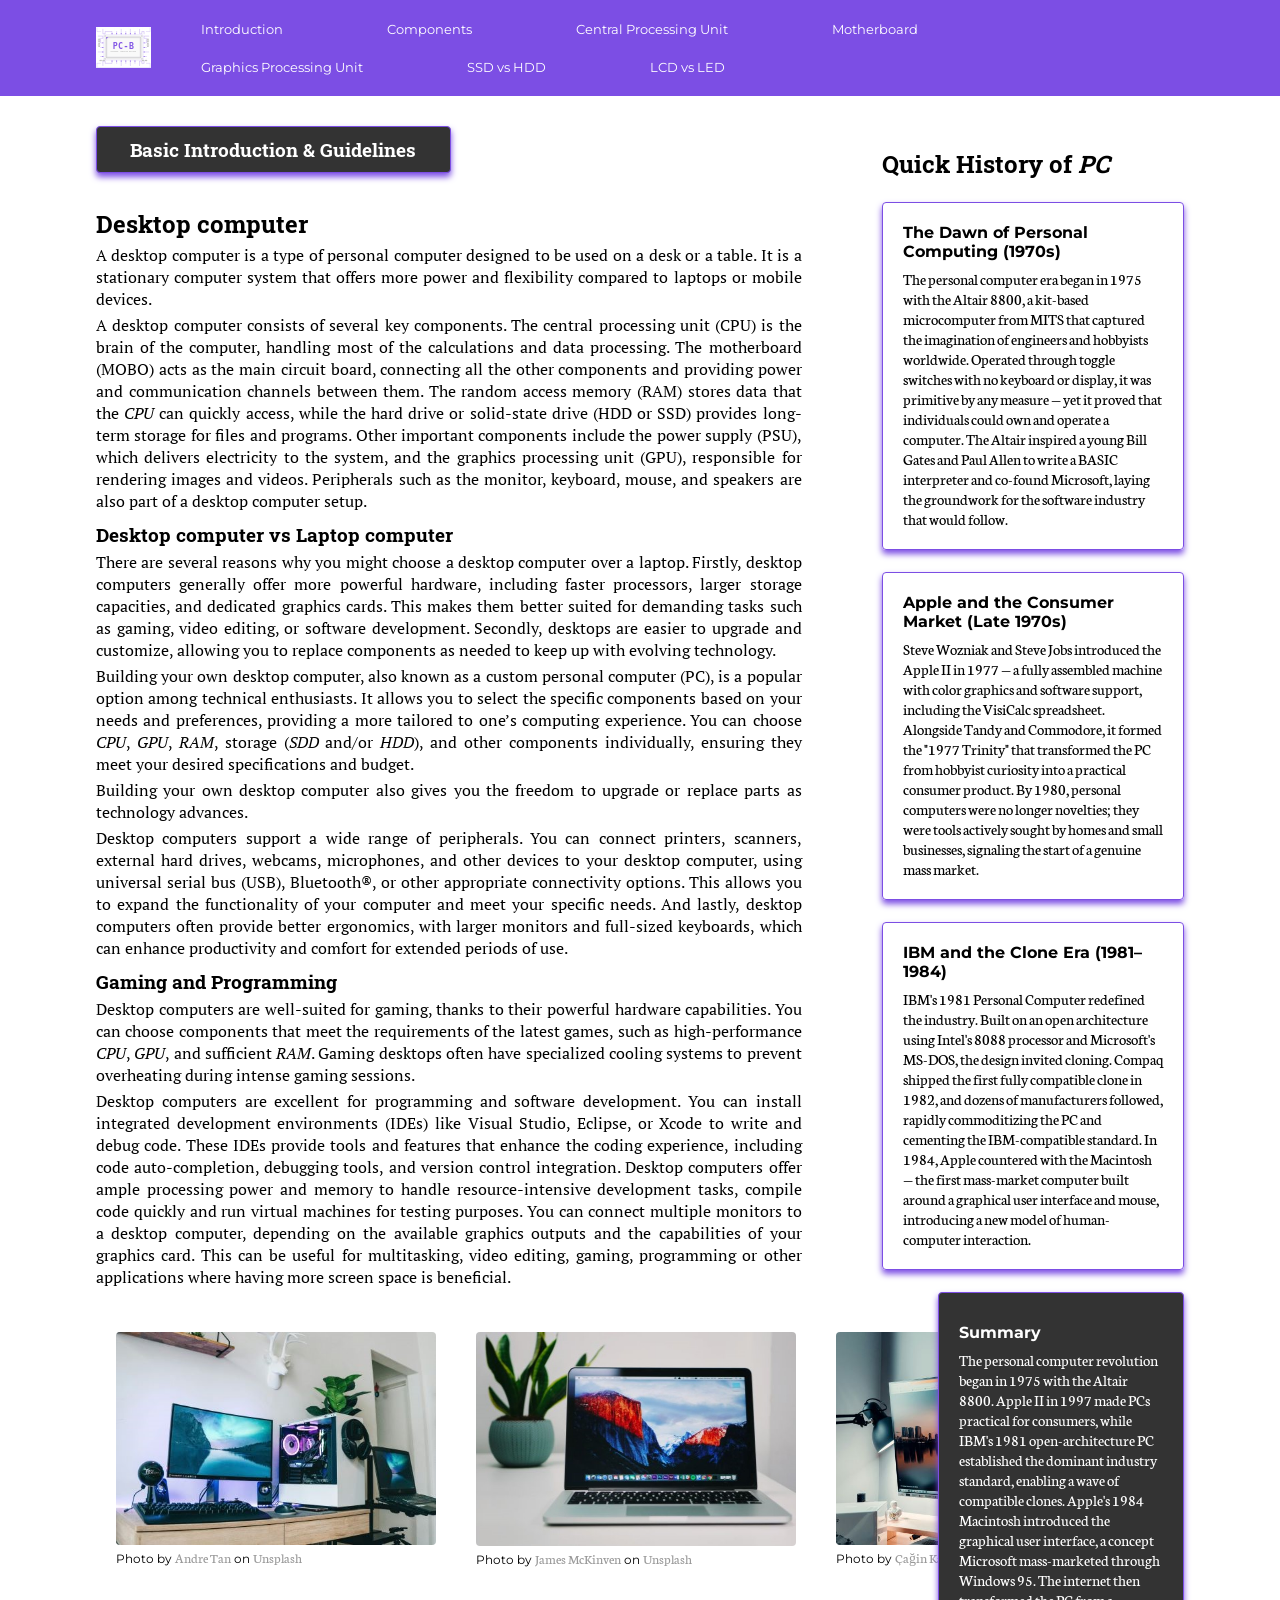
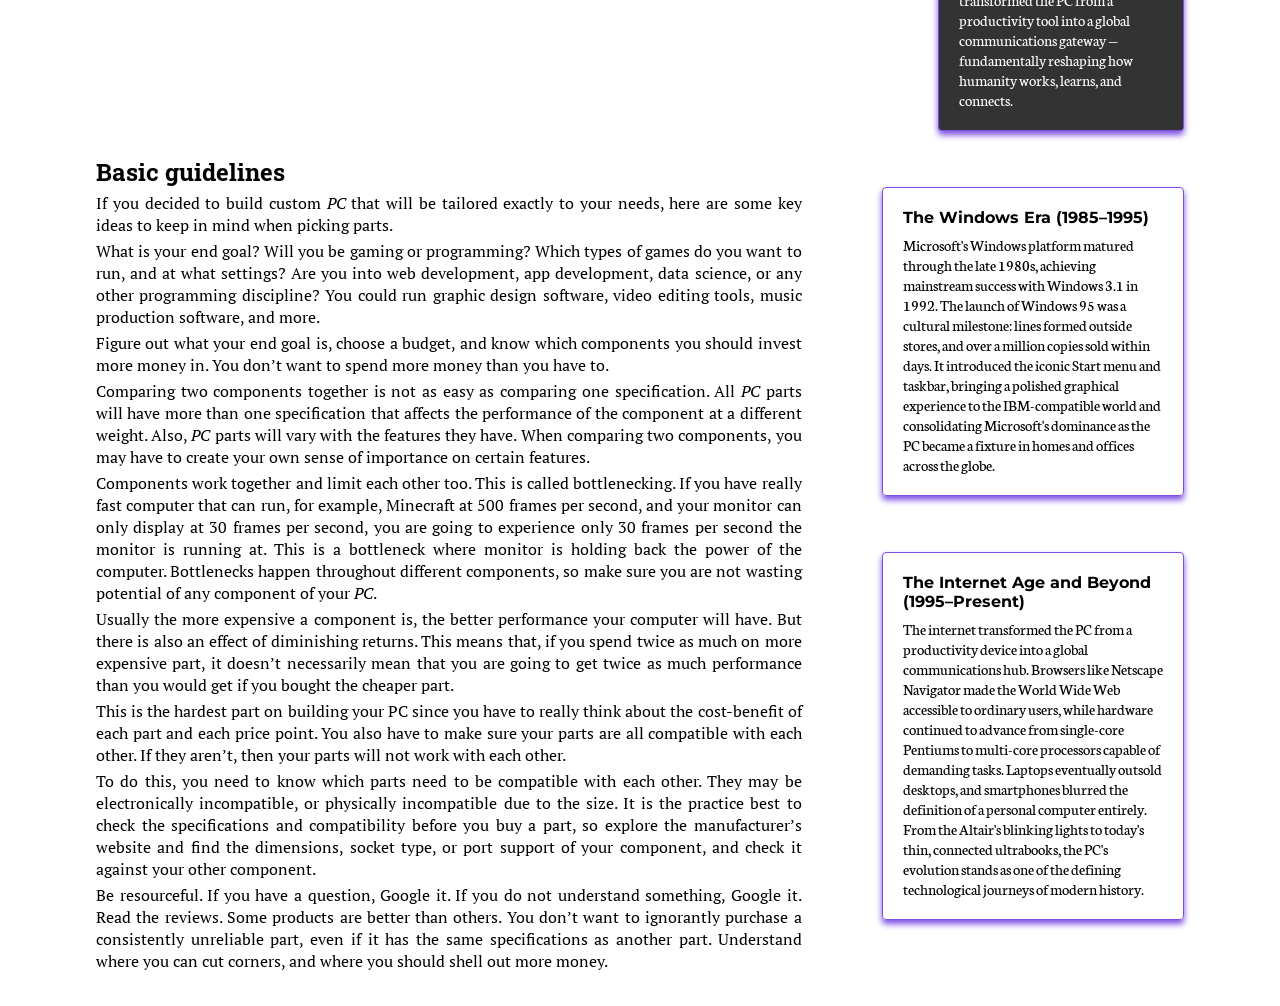
<file: index.html>
<!DOCTYPE html>

<html lang="hr-HR">

<head>
    <meta charset="utf-8">
    <meta name="viewport" content="width=device-width, initial-scale=1">
    <meta name="description" content="PC-Builder. A guide to custom build your Personal Computer">
    <meta name="author" content="Krešimir-Mirko Fiket">
    <meta name="robots" content="index, follow">

    <!--<base href="https://www.naziv.domena">-->

    <title>PC-Builder-Intro</title>

    <link rel="icon" type="image/png" href="icons/pc-b-logo.png">
    <link rel="stylesheet" href="style.css">
</head>

<body>
    <header>
        <div class="logo-nav">
            <img src="icons/pcb_logo_120x90.svg" alt="PC-Builder: LOGO" width="55px">
            <nav>
                <ul class="navigation">
                    <li><a href="index.html">Introduction</a></li>

                    <li><a href="index-2A.html">Components</a></li>
                    <!--<ul>
                    <li><a href="index-2A.html">Components - A</a></li>
                    <li><a href="index-2B.html">Components - B</a></li>
                </ul>-->

                    <li><a href="index-3.html">Central Processing Unit</a></li>
                    <!--<ul>
                    <li><a href="index-4A.html">CPU Components</a></li>
                    <li><a href="index-4B.html">CPU Features</a></li>
                    <li><a href="index-4C.html">CPU: AMD vs Intel</a></li>
                </ul>-->

                    <li><a href="index-5.html">Motherboard</a></li>
                    <!--<ul>
                    <li><a href="index-5A.html">Motherboard - Components</a></li>
                    <li><a href="index-5B.html">Motherboard - Functions</a></li>
                </ul>-->

                    <li><a href="index-6.html">Graphics Processing Unit</a></li>
                    <!--<ul>
                    <li><a href="index-6A.html">CPU vs GPU: differences</a></li>
                    <li><a href="index-6B.html">CPU vs GPU: applications</a></li>
                </ul>-->
                    <li><a href="index-7.html">SSD vs HDD</a></li>
                    <li><a href="index-8.html">LCD vs LED</a></li>
                </ul>
            </nav>
        </div>
    </header>

    <article>
        <section>
            <main>
                <h1>Basic Introduction & Guidelines</h1>

                <h2>Desktop computer</h2>
                <p>A desktop computer is a type of personal computer designed to be used on a desk or a table. It is
                    a
                    stationary computer system that offers more power and flexibility compared to laptops or mobile
                    devices.
                </p>
                <p>A desktop computer consists of several key components. The central processing unit (CPU) is the
                    brain
                    of
                    the computer, handling most of the calculations and data processing. The motherboard (MOBO) acts
                    as
                    the
                    main circuit board, connecting all the other components and providing power and communication
                    channels
                    between them. The random access memory (RAM) stores data that the <abbr
                        title="Central Processing Unit">CPU</abbr> can quickly access, while
                    the
                    hard
                    drive or solid-state drive (HDD or SSD) provides long-term storage for files and programs. Other
                    important components include the power supply (PSU), which delivers electricity to the system,
                    and
                    the
                    graphics processing unit (GPU), responsible for rendering images and videos. Peripherals such as
                    the
                    monitor, keyboard, mouse, and speakers are also part of a desktop computer setup.
                </p>

                <h3>Desktop computer vs Laptop computer</h3>
                <p>There are several reasons why you might choose a desktop computer over a laptop. Firstly, desktop
                    computers generally offer more powerful hardware, including faster processors, larger storage
                    capacities, and dedicated graphics cards. This makes them better suited for demanding tasks such
                    as
                    gaming, video editing, or software development. Secondly, desktops are easier to upgrade and
                    customize,
                    allowing you to replace components as needed to keep up with evolving technology.</p>
                <p>Building your own desktop computer, also known as a custom personal computer (PC), is a popular
                    option
                    among technical enthusiasts. It allows you to select the specific components based on your needs
                    and
                    preferences, providing a more tailored to one’s computing experience. You can choose <abbr
                        title="Central Processing Unit">CPU</abbr>, <abbr title="Graphics Processing Unit">GPU</abbr>,
                    <abbr title="Random Access Memory">RAM</abbr>,
                    storage (<abbr title="Solid-State Drive">SDD</abbr> and/or <abbr title="Hard Drive">HDD</abbr>),
                    and
                    other components individually, ensuring they meet your desired specifications and budget.</p>
                <p>Building your own desktop computer also gives you the freedom to upgrade or replace parts as
                    technology
                    advances.</p>
                <p>Desktop computers support a wide range of peripherals. You can connect printers, scanners,
                    external
                    hard
                    drives, webcams, microphones, and other devices to your desktop computer, using universal serial
                    bus
                    (USB), Bluetooth®, or other appropriate connectivity options. This allows you to expand the
                    functionality of your computer and meet your specific needs. And lastly, desktop computers often
                    provide
                    better ergonomics, with larger monitors and full-sized keyboards, which can enhance productivity
                    and
                    comfort for extended periods of use.</p>

                <h3>Gaming and Programming</h3>
                <p>Desktop computers are well-suited for gaming, thanks to their powerful hardware capabilities. You can
                    choose components that meet the requirements of the latest games, such as high-performance <abbr
                        title="Central Processing Unit">CPU</abbr>, <abbr title="Graphics Processing Unit">GPU</abbr>,
                    and
                    sufficient <abbr title="Random Access Memory">RAM</abbr>. Gaming desktops often have specialized
                    cooling systems to prevent overheating during
                    intense gaming sessions.</p>
                <p>Desktop computers are excellent for programming and software development. You can install integrated
                    development environments (IDEs) like Visual Studio, Eclipse, or Xcode to write and debug code. These
                    IDEs provide tools and features that enhance the coding experience, including code auto-completion,
                    debugging tools, and version control integration. Desktop computers offer ample processing power and
                    memory to handle resource-intensive development tasks, compile code quickly and run virtual machines
                    for
                    testing purposes. You can connect multiple monitors to a desktop computer, depending on the
                    available
                    graphics outputs and the capabilities of your graphics card. This can be useful for multitasking,
                    video
                    editing, gaming, programming or other applications where having more screen space is beneficial.</p>
            </main>
            <aside>
                <div class="title">
                    <h2>Quick History of <abbr title="Personal Computer">PC</abbr></h2>
                </div>
                <div class="paragraph">
                    <h4>The Dawn of Personal Computing (1970s)</h4>
                    <p>The personal computer era began in 1975 with the Altair 8800, a kit-based microcomputer from MITS
                        that captured the imagination of engineers and hobbyists worldwide. Operated through toggle
                        switches
                        with no keyboard or display, it was primitive by any measure — yet it proved that individuals
                        could
                        own and operate a computer. The Altair inspired a young Bill Gates and Paul Allen to write a
                        BASIC
                        interpreter and co-found Microsoft, laying the groundwork for the software industry that would
                        follow.</p>
                </div>

                <div class="paragraph">
                    <h4>Apple and the Consumer Market (Late 1970s)</h4>
                    <p>Steve Wozniak and Steve Jobs introduced the Apple II in 1977 — a fully assembled machine with
                        color
                        graphics and software support, including the VisiCalc spreadsheet. Alongside Tandy and
                        Commodore, it
                        formed the "1977 Trinity" that transformed the PC from hobbyist curiosity into a practical
                        consumer
                        product. By 1980, personal computers were no longer novelties; they were tools actively sought
                        by
                        homes and small businesses, signaling the start of a genuine mass market.</p>
                </div>

                <div class="paragraph">
                    <h4>IBM and the Clone Era (1981–1984)</h4>
                    <p>IBM's 1981 Personal Computer redefined the industry. Built on an open architecture using Intel's
                        8088 processor and Microsoft's MS-DOS, the design invited cloning. Compaq shipped the first
                        fully
                        compatible clone in 1982, and dozens of manufacturers followed, rapidly commoditizing the PC and
                        cementing the IBM-compatible standard. In 1984, Apple countered with the Macintosh — the first
                        mass-market computer built around a graphical user interface and mouse, introducing a new model
                        of
                        human-computer interaction.</p>
                </div>
            </aside>
        </section>

        <section>
            <main>
                <div class="container-images">
                    <figure>
                        <img src="images/andre-tan-fGEEJ7Z8cIA-unsplash.jpg" alt="desktop computer">
                        <figcaption>Photo by <a
                                href="https://unsplash.com/@andredantan19?utm_source=unsplash&utm_medium=referral&utm_content=creditCopyText"
                                target="_blank">Andre
                                Tan</a> on
                            <a href="https://unsplash.com/photos/black-flat-screen-tv-on-brown-wooden-tv-rack-fGEEJ7Z8cIA?utm_source=unsplash&utm_medium=referral&utm_content=creditCopyText"
                                target="_blank">Unsplash</a>
                        </figcaption>
                    </figure>

                    <figure>
                        <img src="images/james-mckinven-tpuAo8gVs58-unsplash.jpg" alt="laptop computer">
                        <figcaption>Photo by <a
                                href="https://unsplash.com/@jmckinven?utm_source=unsplash&utm_medium=referral&utm_content=creditCopyText"
                                target="_blank">James
                                McKinven</a> on
                            <a href="https://unsplash.com/photos/macbook-pro-tpuAo8gVs58?utm_source=unsplash&utm_medium=referral&utm_content=creditCopyText"
                                target="_blank">Unsplash</a>
                        </figcaption>
                    </figure>

                    <figure>
                        <img src="images/cagin-kargi-Ix_NOdOwo70-unsplash.jpg" alt="monitor">
                        <figcaption>Photo by <a
                                href="https://unsplash.com/@caginkargi?utm_source=unsplash&utm_medium=referral&utm_content=creditCopyText"
                                target="_blank">Çağin Kargi</a> on
                            <a href="https://unsplash.com/photos/black-flat-screen-tv-turned-on-near-white-wall-Ix_NOdOwo70?utm_source=unsplash&utm_medium=referral&utm_content=creditCopyText"
                                target="_blank">Unsplash</a>
                        </figcaption>
                    </figure>
                </div>
            </main>
            <aside>
                <div class="single">
                    <h4>Summary</h4>
                    <p>The personal computer revolution began in 1975 with the Altair 8800. Apple II in 1997 made
                        PCs practical for consumers, while IBM's 1981 open-architecture
                        PC established the dominant industry standard, enabling a wave of compatible clones. Apple's
                        1984
                        Macintosh introduced the graphical user interface, a concept Microsoft mass-marketed through
                        Windows
                        95. The internet then transformed the PC from a productivity tool into a global
                        communications gateway — fundamentally reshaping how humanity works, learns, and connects.</p>
                </div>
            </aside>
        </section>

        <section>
            <main>
                <h2>Basic guidelines</h2>
                <p>If you decided to build custom <abbr title="Personal Computer">PC</abbr> that will be tailored
                    exactly to your needs, here are some key
                    ideas to
                    keep in mind when picking parts.</p>
                <p>What is your end goal? Will you be gaming or programming? Which types of games do you want to
                    run,
                    and at
                    what settings? Are you into web development, app development, data science, or any other
                    programming
                    discipline? You could run graphic design software, video editing tools, music production
                    software,
                    and
                    more.</p>
                <p>Figure out what your end goal is, choose a budget, and know which components you should invest
                    more
                    money
                    in. You don’t want to spend more money than you have to.</p>
                <p>Comparing two components together is not as easy as comparing one specification. All <abbr
                        title="Personal Computer">PC</abbr> parts will
                    have
                    more than one specification that affects the performance of the component at a different weight.
                    Also,
                    <abbr title="Personal Computer">PC</abbr> parts will vary with the features they have. When
                    comparing two components, you may have to
                    create
                    your own sense of importance on certain features.</p>
                <p>Components work together and limit each other too. This is called bottlenecking. If you have
                    really
                    fast
                    computer that can run, for example, Minecraft at 500 frames per second, and your monitor can
                    only
                    display at 30 frames per second, you are going to experience only 30 frames per second the
                    monitor
                    is
                    running at. This is a bottleneck where monitor is holding back the power of the computer.
                    Bottlenecks
                    happen throughout different components, so make sure you are not wasting potential of any
                    component
                    of
                    your <abbr title="Personal Computer">PC</abbr>.</p>
                <p>Usually the more expensive a component is, the better performance your computer will have. But
                    there
                    is
                    also an effect of diminishing returns. This means that, if you spend twice as much on more
                    expensive
                    part, it doesn’t necessarily mean that you are going to get twice as much performance than you
                    would
                    get
                    if you bought the cheaper part.</p>
                <p>This is the hardest part on building your PC since you have to really think about the
                    cost-benefit of
                    each part and each price point. You also have to make sure your parts are all compatible with
                    each
                    other. If they aren’t, then your parts will not work with each other.</p>
                <p>To do this, you need to know which parts need to be compatible with each other. They may be
                    electronically incompatible, or physically incompatible due to the size. It is the practice best
                    to
                    check the specifications and compatibility before you buy a part, so explore the manufacturer’s
                    website
                    and find the dimensions, socket type, or port support of your component, and check it against
                    your
                    other
                    component.</p>
                <p>Be resourceful. If you have a question, Google it. If you do not understand something, Google it.
                    Read
                    the reviews. Some products are better than others. You don’t want to ignorantly purchase a
                    consistently
                    unreliable part, even if it has the same specifications as another part. Understand where you
                    can
                    cut
                    corners, and where you should shell out more money.</p>
            </main>
            <aside>
                <div class="paragraph">
                    <h4>The Windows Era (1985–1995)</h4>
                    <p>Microsoft's Windows platform matured through the late 1980s, achieving mainstream success with
                        Windows 3.1 in 1992. The launch of Windows 95 was a cultural milestone: lines formed outside
                        stores,
                        and over a million copies sold within days. It introduced the iconic Start menu and taskbar,
                        bringing a polished graphical experience to the IBM-compatible world and consolidating
                        Microsoft's
                        dominance as the PC became a fixture in homes and offices across the globe.</p>
                </div>

                <div class="paragraph">
                    <h4>The Internet Age and Beyond (1995–Present)</h4>
                    <p>The internet transformed the PC from a productivity device into a global communications hub.
                        Browsers
                        like Netscape Navigator made the World Wide Web accessible to ordinary users, while hardware
                        continued to advance from single-core Pentiums to multi-core processors capable of demanding
                        tasks.
                        Laptops eventually outsold desktops, and smartphones blurred the definition of a personal
                        computer
                        entirely. From the Altair's blinking lights to today's thin, connected ultrabooks, the PC's
                        evolution stands as one of the defining technological journeys of modern history.</p>
                </div>
            </aside>
        </section>
    </article>
</body>

</html>
</file>
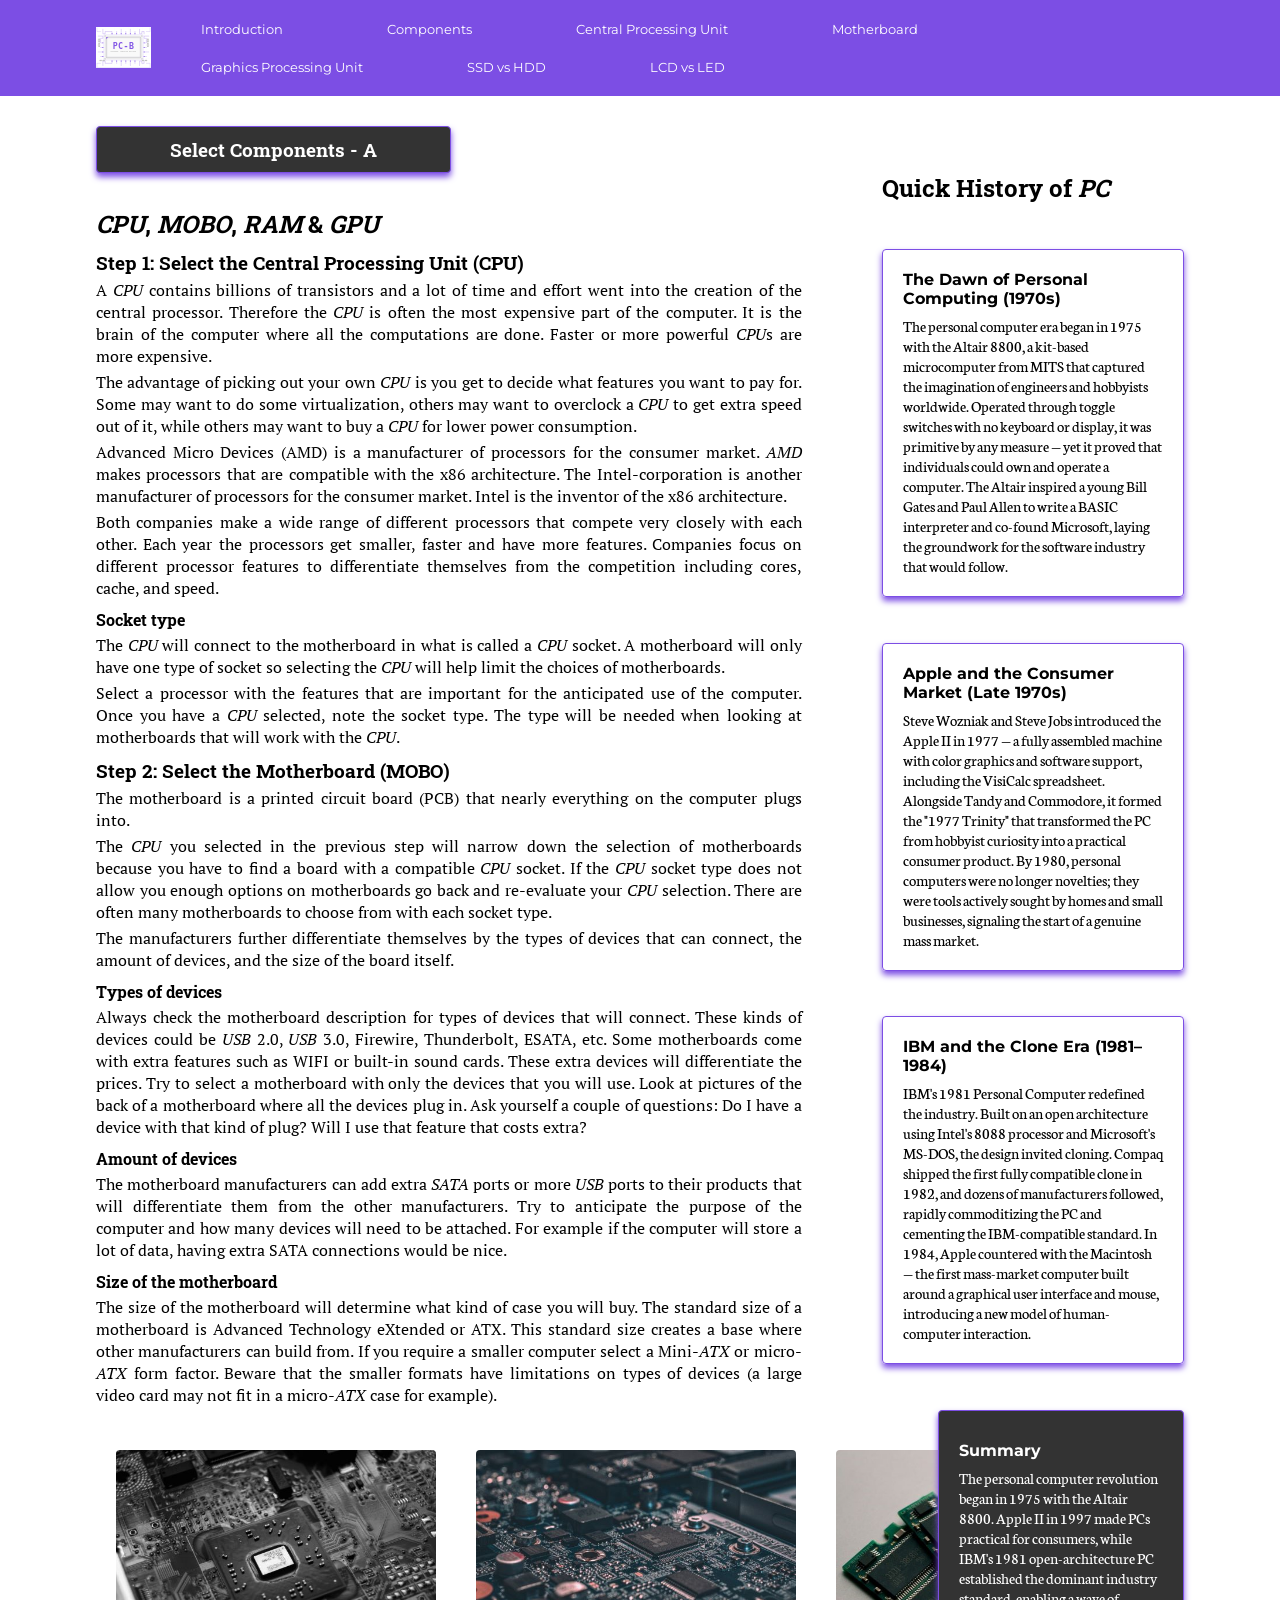
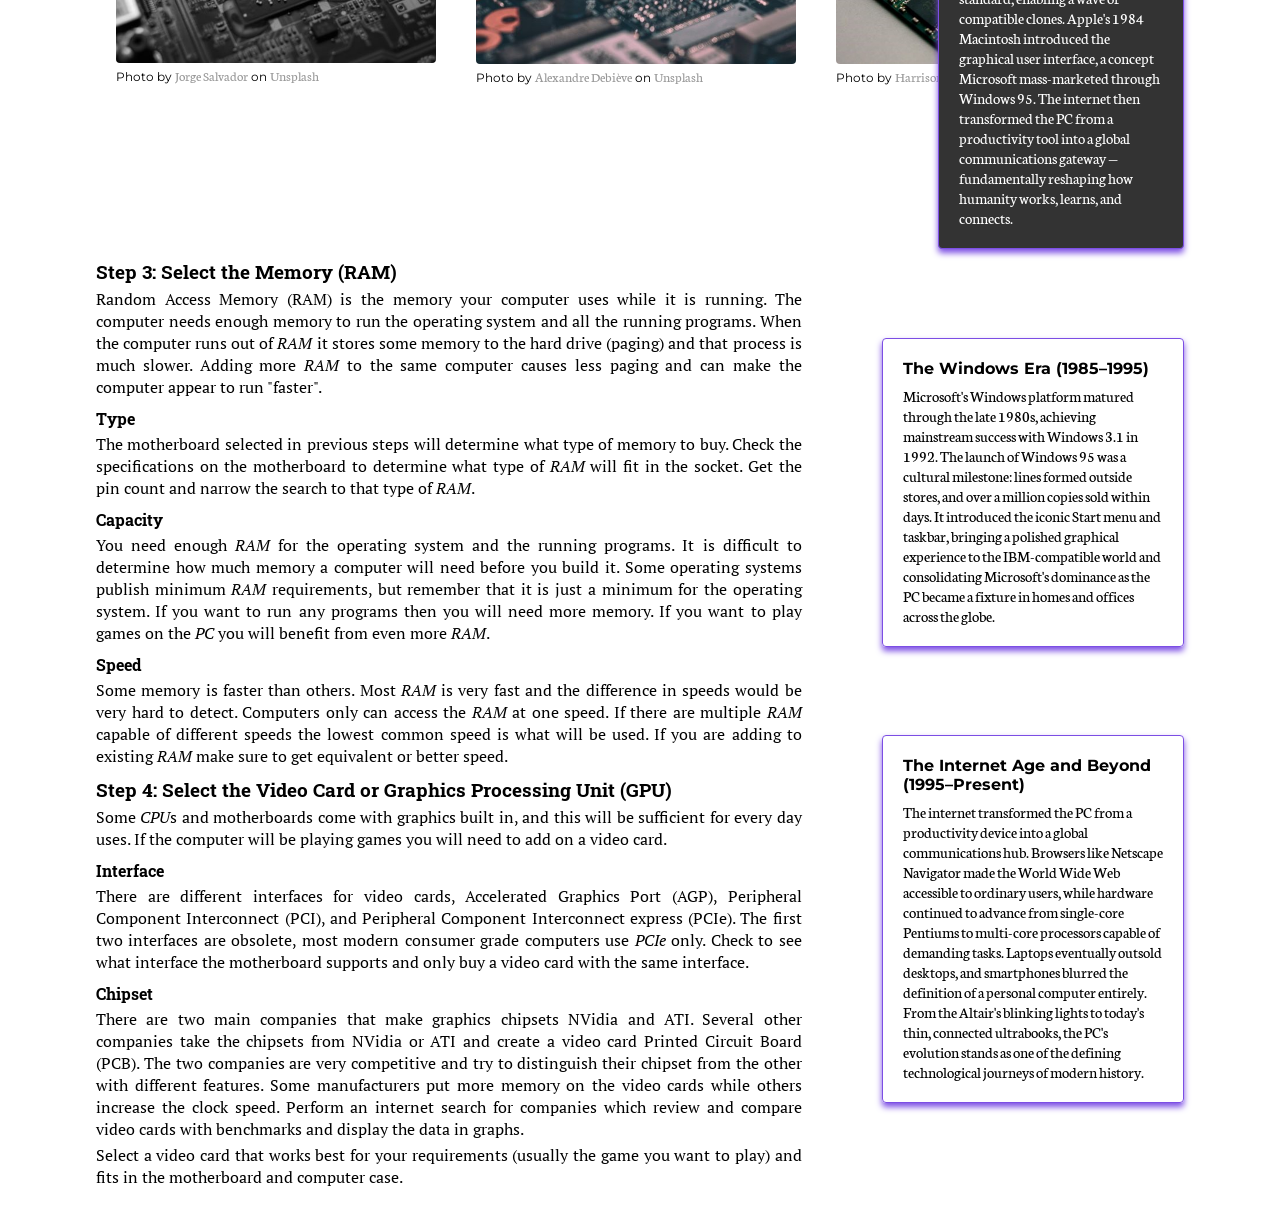
<file: index-2A.html>
<!DOCTYPE html>

<html lang="hr-HR">

<head>
    <meta charset="utf-8">
    <meta name="viewport" content="width=device-width, initial-scale=1">
    <meta name="description" content="Programi obrazovanja">
    <meta name="author" content="Krešimir-Mirko Fiket">
    <meta name="robots" content="index, follow">

    <!--<base href="https://www.naziv.domena">-->

    <title>PC-Builder-Pick-Parts-A</title>

    <link rel="icon" type="image/png" href="icons/pc-b-logo.png">
    <link rel="stylesheet" href="style.css">
</head>

<body>
    <header>
        <div class="logo-nav">
            <img src="icons/pcb_logo_120x90.svg" alt="PC-Builder: LOGO" width="55px">
            <nav>
                <ul class="navigation">
                    <li><a href="index.html">Introduction</a></li>

                    <li><a href="index-2A.html">Components</a></li>
                    <!--<ul>
                    <li><a href="index-2A.html">Components - A</a></li>
                    <li><a href="index-2B.html">Components - B</a></li>
                </ul>-->

                    <li><a href="index-3.html">Central Processing Unit</a></li>
                    <!--<ul>
                    <li><a href="index-4A.html">CPU Components</a></li>
                    <li><a href="index-4B.html">CPU Features</a></li>
                    <li><a href="index-4C.html">CPU: AMD vs Intel</a></li>
                </ul>-->

                    <li><a href="index-5.html">Motherboard</a></li>
                    <!--<ul>
                    <li><a href="index-5A.html">Motherboard - Components</a></li>
                    <li><a href="index-5B.html">Motherboard - Functions</a></li>
                </ul>-->

                    <li><a href="index-6.html">Graphics Processing Unit</a></li>
                    <!--<ul>
                    <li><a href="index-6A.html">CPU vs GPU: differences</a></li>
                    <li><a href="index-6B.html">CPU vs GPU: applications</a></li>
                </ul>-->
                    <li><a href="index-7.html">SSD vs HDD</a></li>
                    <li><a href="index-8.html">LCD vs LED</a></li>
                </ul>
            </nav>
        </div>
    </header>

    <article>
        <section>
            <main>
                <h1>Select Components - A</h1>

                <h2><abbr title="Central Processing Unit">CPU</abbr>, <abbr title="MotherBoard">MOBO</abbr>, <abbr
                        title="Random Access Memory">RAM</abbr> & <abbr title="Graphics Processing Unit">GPU</abbr></h2>

                <h3>Step 1: Select the Central Processing Unit (CPU)</h3>
                <p>A <abbr title="Central Processing Unit">CPU</abbr> contains billions of transistors and a lot of time
                    and
                    effort went into the creation of the central
                    processor. Therefore the <abbr title="Central Processing Unit">CPU</abbr> is often the most
                    expensive
                    part of the computer. It is the brain of the
                    computer where all the computations are done. Faster or more powerful <abbr
                        title="Central Processing Unit">CPU</abbr>s are more expensive.</p>
                <p>The advantage of picking out your own <abbr title="Central Processing Unit">CPU</abbr> is you get to
                    decide what features you want to pay for. Some
                    may want to do some virtualization, others may want to overclock a <abbr
                        title="Central Processing Unit">CPU</abbr> to get extra speed out of it,
                    while others may want to buy a <abbr title="Central Processing Unit">CPU</abbr> for lower power
                    consumption.</p>
                <p>Advanced Micro Devices (AMD) is a manufacturer of processors for the consumer market. <abbr
                        title="Advanced Micro Devices">AMD</abbr> makes
                    processors that are compatible with the x86 architecture. The Intel-corporation is another
                    manufacturer
                    of processors for the consumer market. Intel is the inventor of the x86 architecture.</p>
                <p>Both companies make a wide range of different processors that compete very closely with each other.
                    Each
                    year the processors get smaller, faster and have more features. Companies focus on different
                    processor
                    features to differentiate themselves from the competition including cores, cache, and speed.</p>

                <h4>Socket type</h4>
                <p>The <abbr title="Central Processing Unit">CPU</abbr> will connect to the motherboard in what is
                    called a
                    <abbr title="Central Processing Unit">CPU</abbr> socket. A motherboard will only have one
                    type of socket so selecting the <abbr title="Central Processing Unit">CPU</abbr> will help limit the
                    choices of motherboards.</p>
                <p>Select a processor with the features that are important for the anticipated use of the computer. Once
                    you
                    have a <abbr title="Central Processing Unit">CPU</abbr> selected, note the socket type. The type
                    will be
                    needed when looking at motherboards that
                    will work with the <abbr title="Central Processing Unit">CPU</abbr>.</p>

                <h3>Step 2: Select the Motherboard (MOBO)</h3>
                <p>The motherboard is a printed circuit board (PCB) that nearly everything on the computer plugs into.
                </p>
                <p>The <abbr title="Central Processing Unit">CPU</abbr> you selected in the previous step will narrow
                    down
                    the selection of motherboards because you have
                    to find a board with a compatible <abbr title="Central Processing Unit">CPU</abbr> socket. If the
                    <abbr title="Central Processing Unit">CPU</abbr> socket type does not allow you enough options
                    on motherboards go back and re-evaluate your <abbr title="Central Processing Unit">CPU</abbr>
                    selection.
                    There are often many motherboards to choose
                    from with each socket type.</p>
                <p>The manufacturers further differentiate themselves by the types of devices that can connect, the
                    amount
                    of devices, and the size of the board itself.</p>

                <h4>Types of devices</h4>
                <p>Always check the motherboard description for types of devices that will connect. These kinds of
                    devices
                    could be <abbr title="Universal Serial Bus">USB</abbr> 2.0, <abbr
                        title="Universal Serial Bus">USB</abbr> 3.0, Firewire, Thunderbolt, ESATA, etc. Some
                    motherboards
                    come with extra features
                    such as WIFI or built-in sound cards. These extra devices will differentiate the prices. Try to
                    select a
                    motherboard with only the devices that you will use. Look at pictures of the back of a motherboard
                    where
                    all the devices plug in. Ask yourself a couple of questions: Do I have a device with that kind of
                    plug?
                    Will I use that feature that costs extra?</p>

                <h4>Amount of devices</h4>
                <p>The motherboard manufacturers can add extra <abbr
                        title="Serial Advanced Technology Attachment">SATA</abbr> ports or more <abbr
                        title="Universal Serial Bus">USB</abbr> ports to their products
                    that will
                    differentiate them from the other manufacturers. Try to anticipate the purpose of the computer and
                    how
                    many devices will need to be attached. For example if the computer will store a lot of data, having
                    extra SATA connections would be nice.</p>

                <h4>Size of the motherboard</h4>
                <p>The size of the motherboard will determine what kind of case you will buy. The standard size of a
                    motherboard is Advanced Technology eXtended or ATX. This standard size creates a base where other
                    manufacturers can build from. If you require a smaller computer select a Mini-<abbr
                        title="Advanced Technology eXtended">ATX</abbr> or micro-<abbr
                        title="Advanced Technology eXtended">ATX</abbr> form
                    factor. Beware that the smaller formats have limitations on types of devices (a large video card may
                    not
                    fit in a micro-<abbr title="Advanced Technology eXtended">ATX</abbr> case for example).</p>
            </main>

            <aside>
                <div class="title">
                    <h2>Quick History of <abbr title="Personal Computer">PC</abbr></h2>
                </div>
                <div class="paragraph">
                    <h4>The Dawn of Personal Computing (1970s)</h4>
                    <p>The personal computer era began in 1975 with the Altair 8800, a kit-based microcomputer from MITS
                        that captured the imagination of engineers and hobbyists worldwide. Operated through toggle
                        switches
                        with no keyboard or display, it was primitive by any measure — yet it proved that individuals
                        could
                        own and operate a computer. The Altair inspired a young Bill Gates and Paul Allen to write a
                        BASIC
                        interpreter and co-found Microsoft, laying the groundwork for the software industry that would
                        follow.</p>
                </div>

                <div class="paragraph">
                    <h4>Apple and the Consumer Market (Late 1970s)</h4>
                    <p>Steve Wozniak and Steve Jobs introduced the Apple II in 1977 — a fully assembled machine with
                        color
                        graphics and software support, including the VisiCalc spreadsheet. Alongside Tandy and
                        Commodore, it
                        formed the "1977 Trinity" that transformed the PC from hobbyist curiosity into a practical
                        consumer
                        product. By 1980, personal computers were no longer novelties; they were tools actively sought
                        by
                        homes and small businesses, signaling the start of a genuine mass market.</p>

                </div>

                <div class="paragraph">
                    <h4>IBM and the Clone Era (1981–1984)</h4>
                    <p>IBM's 1981 Personal Computer redefined the industry. Built on an open architecture using Intel's
                        8088 processor and Microsoft's MS-DOS, the design invited cloning. Compaq shipped the first
                        fully
                        compatible clone in 1982, and dozens of manufacturers followed, rapidly commoditizing the PC and
                        cementing the IBM-compatible standard. In 1984, Apple countered with the Macintosh — the first
                        mass-market computer built around a graphical user interface and mouse, introducing a new model
                        of
                        human-computer interaction.</p>
                </div>
            </aside>
        </section>

        <section>
            <main>
                <div class="container-images">
                    <figure>
                        <img src="images/CPU_jorge-salvador-vruAZdZzQR0-unsplash.jpg" alt="central processing unit"
                            width="384px">
                        <figcaption>Photo by <a
                                href="https://unsplash.com/@jsshotz?utm_source=unsplash&utm_medium=referral&utm_content=creditCopyText"
                                target="_blank">Jorge
                                Salvador</a> on
                            <a href="https://unsplash.com/photos/black-and-white-circuit-board-vruAZdZzQR0?utm_source=unsplash&utm_medium=referral&utm_content=creditCopyText"
                                target="_blank">Unsplash</a>
                        </figcaption>
                    </figure>

                    <figure>
                        <img src="images/MotherBoard_alexandre-debieve-FO7JIlwjOtU-unsplash.jpg" alt="motherboard"
                            width="384px">
                        <figcaption>Photo by <a
                                href="https://unsplash.com/@alexkixa?utm_source=unsplash&utm_medium=referral&utm_content=creditCopyText"
                                target="_blank">Alexandre
                                Debiève</a> on
                            <a href="https://unsplash.com/photos/macro-photography-of-black-circuit-board-FO7JIlwjOtU?utm_source=unsplash&utm_medium=referral&utm_content=creditCopyText"
                                target="_blank">Unsplash</a>
                        </figcaption>
                    </figure>

                    <figure>
                        <img src="images/harrison-broadbent-ING1Uf1Fc30-unsplash.jpg" alt="random access memory"
                            width="384px">
                        <figcaption>Photo by <a
                                href="https://unsplash.com/@harrisonbroadbent?utm_source=unsplash&utm_medium=referral&utm_content=creditCopyText"
                                target="_blank">Harrison
                                Broadbent</a> on
                            <a href="https://unsplash.com/photos/green-circuit-board-close-up-photography-ING1Uf1Fc30?utm_source=unsplash&utm_medium=referral&utm_content=creditCopyText"
                                target="_blank">Unsplash</a>
                        </figcaption>
                    </figure>
                </div>
            </main>

            <aside>
                <div class="single">
                    <h4>Summary</h4>
                    <p>The personal computer revolution began in 1975 with the Altair 8800. Apple II in 1997 made
                        PCs practical for consumers, while IBM's 1981 open-architecture
                        PC established the dominant industry standard, enabling a wave of compatible clones. Apple's
                        1984
                        Macintosh introduced the graphical user interface, a concept Microsoft mass-marketed through
                        Windows
                        95. The internet then transformed the PC from a productivity tool into a global
                        communications gateway — fundamentally reshaping how humanity works, learns, and connects.</p>
                </div>
            </aside>
        </section>

        <section>
            <main>
                <h3>Step 3: Select the Memory (RAM)</h3>
                <p>Random Access Memory (RAM) is the memory your computer uses while it is running. The computer needs
                    enough memory to run the operating system and all the running programs. When the computer runs out
                    of
                    <abbr title="Random Access Memory">RAM</abbr> it stores some memory to the hard drive (paging) and
                    that
                    process is much slower. Adding more <abbr title="Random Access Memory">RAM</abbr> to
                    the same computer causes less paging and can make the computer appear to run "faster".</p>

                <h4>Type</h4>
                <p>The motherboard selected in previous steps will determine what type of memory to buy. Check the
                    specifications on the motherboard to determine what type of <abbr
                        title="Random Access Memory">RAM</abbr> will fit in the socket. Get the pin
                    count and narrow the search to that type of <abbr title="Random Access Memory">RAM</abbr>.</p>

                <h4>Capacity</h4>
                <p>You need enough <abbr title="Random Access Memory">RAM</abbr> for the operating system and the
                    running
                    programs. It is difficult to determine how
                    much memory a computer will need before you build it. Some operating systems publish minimum <abbr
                        title="Random Access Memory">RAM</abbr> requirements, but remember that it is just a minimum for
                    the
                    operating system. If you want to run any
                    programs then you will need more memory. If you want to play games on the <abbr
                        title="Personal Computer">PC</abbr> you will benefit from even
                    more <abbr title="Random Access Memory">RAM</abbr>.</p>

                <h4>Speed</h4>
                <p>Some memory is faster than others. Most <abbr title="Random Access Memory">RAM</abbr> is very fast
                    and
                    the difference in speeds would be very hard
                    to detect. Computers only can access the <abbr title="Random Access Memory">RAM</abbr> at one speed.
                    If
                    there are multiple <abbr title="Random Access Memory">RAM</abbr> capable of
                    different speeds the lowest common speed is what will be used. If you are adding to existing <abbr
                        title="Random Access Memory">RAM</abbr> make
                    sure to get equivalent or better speed.</p>

                <h3>Step 4: Select the Video Card or Graphics Processing Unit (GPU)</h3>
                <p>Some <abbr title="Central Processing Unit">CPU</abbr>s and motherboards come with graphics built in,
                    and
                    this will be sufficient for every day uses.
                    If the computer will be playing games you will need to add on a video card.</p>

                <h4>Interface</h4>
                <p>There are different interfaces for video cards, Accelerated Graphics Port (AGP), Peripheral Component
                    Interconnect (PCI), and Peripheral Component Interconnect express (PCIe). The first two interfaces
                    are
                    obsolete, most modern consumer grade computers use <abbr
                        title="Peripheral Component Interconnect express">PCIe</abbr> only. Check to see what interface
                    the
                    motherboard supports and only buy a video card with the same interface.</p>

                <h4>Chipset</h4>
                <p>There are two main companies that make graphics chipsets NVidia and ATI. Several other companies take
                    the
                    chipsets from NVidia or ATI and create a video card Printed Circuit Board (PCB). The two companies
                    are
                    very competitive and try to distinguish their chipset from the other with different features. Some
                    manufacturers put more memory on the video cards while others increase the clock speed. Perform an
                    internet search for companies which review and compare video cards with benchmarks and display the
                    data
                    in graphs.</p>
                <p>Select a video card that works best for your requirements (usually the game you want to play) and
                    fits in
                    the motherboard and computer case.</p>
            </main>

            <aside>
                <div class="paragraph">
                    <h4>The Windows Era (1985–1995)</h4>
                    <p>Microsoft's Windows platform matured through the late 1980s, achieving mainstream success with
                        Windows 3.1 in 1992. The launch of Windows 95 was a cultural milestone: lines formed outside
                        stores,
                        and over a million copies sold within days. It introduced the iconic Start menu and taskbar,
                        bringing a polished graphical experience to the IBM-compatible world and consolidating
                        Microsoft's
                        dominance as the PC became a fixture in homes and offices across the globe.</p>
                </div>

                <div class="paragraph">
                    <h4>The Internet Age and Beyond (1995–Present)</h4>
                    <p>The internet transformed the PC from a productivity device into a global communications hub.
                        Browsers
                        like Netscape Navigator made the World Wide Web accessible to ordinary users, while hardware
                        continued to advance from single-core Pentiums to multi-core processors capable of demanding
                        tasks.
                        Laptops eventually outsold desktops, and smartphones blurred the definition of a personal
                        computer
                        entirely. From the Altair's blinking lights to today's thin, connected ultrabooks, the PC's
                        evolution stands as one of the defining technological journeys of modern history.</p>
                </div>
            </aside>
        </section>
    </article>
</body>

</html>
</file>
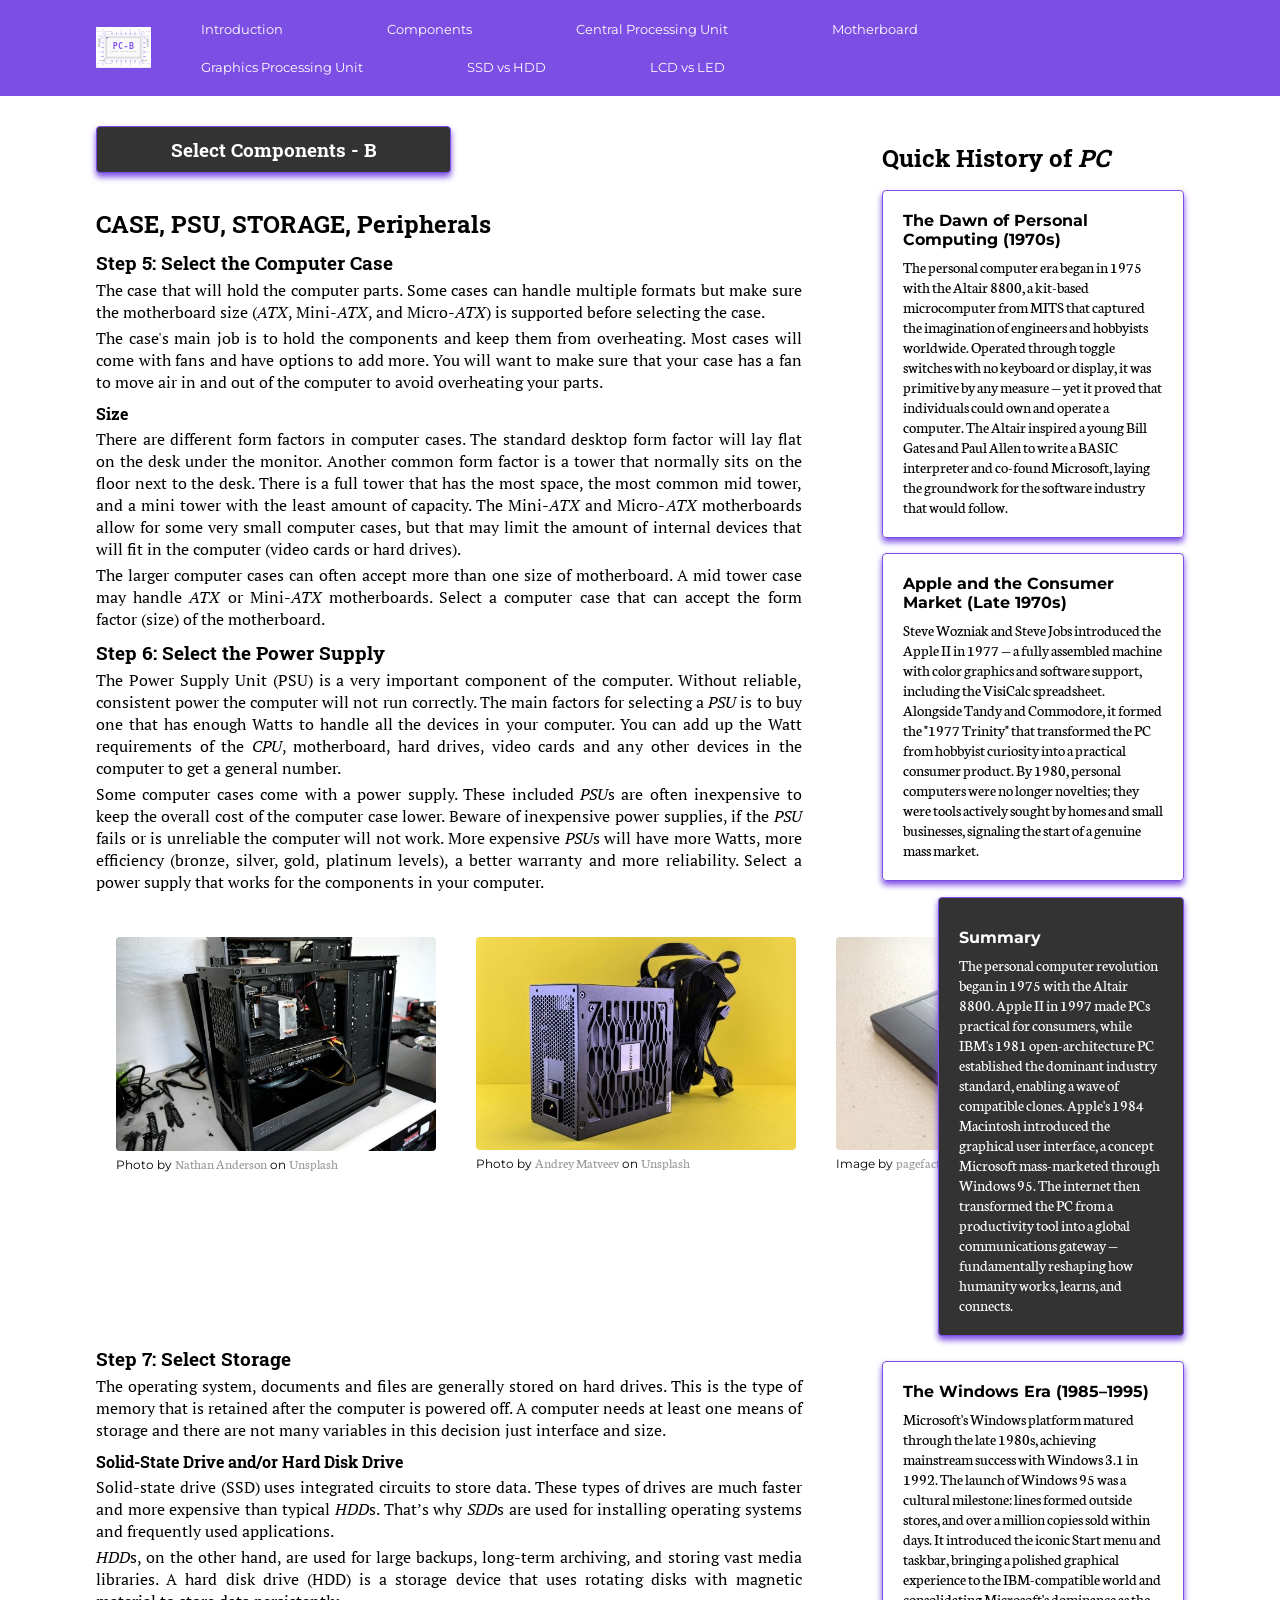
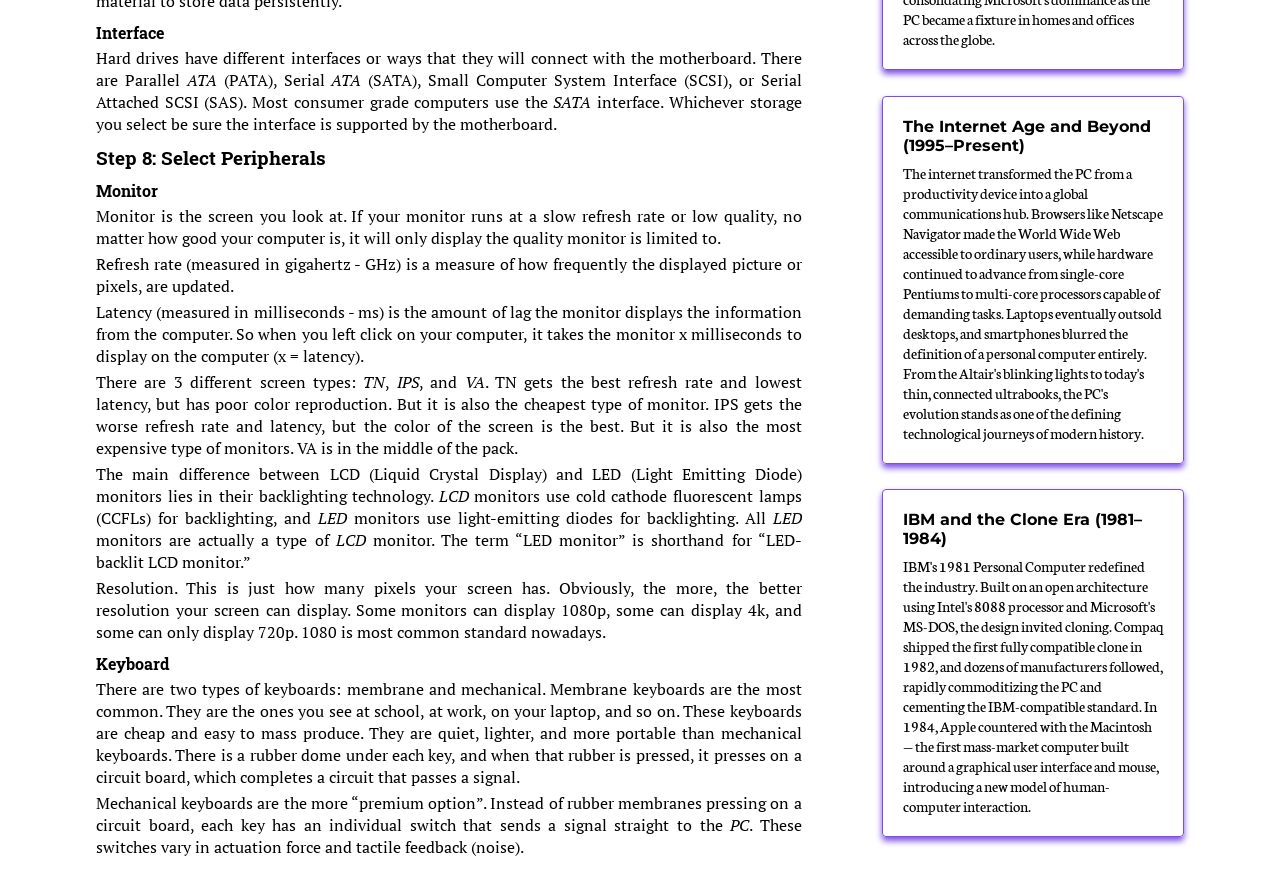
<file: index-2B.html>
<!DOCTYPE html>

<html lang="hr-HR">

<head>
    <meta charset="utf-8">
    <meta name="viewport" content="width=device-width, initial-scale=1">
    <meta name="description" content="Programi obrazovanja">
    <meta name="author" content="Krešimir-Mirko Fiket">
    <meta name="robots" content="index, follow">

    <!--<base href="https://www.naziv.domena">-->

    <title>PC-Builder-Pick-Parts-B</title>

    <link rel="icon" type="image/png" href="icons/pc-b-logo.png">
    <link rel="stylesheet" href="style.css">
</head>

<body>
    <header>
        <div class="logo-nav">
            <img src="icons/pcb_logo_120x90.svg" alt="PC-Builder: LOGO" width="55px">
            <nav>
                <ul class="navigation">
                    <li><a href="index.html">Introduction</a></li>

                    <li><a href="index-2A.html">Components</a></li>
                    <!--<ul>
                    <li><a href="index-2A.html">Components - A</a></li>
                    <li><a href="index-2B.html">Components - B</a></li>
                </ul>-->

                    <li><a href="index-3.html">Central Processing Unit</a></li>
                    <!--<ul>
                    <li><a href="index-4A.html">CPU Components</a></li>
                    <li><a href="index-4B.html">CPU Features</a></li>
                    <li><a href="index-4C.html">CPU: AMD vs Intel</a></li>
                </ul>-->

                    <li><a href="index-5.html">Motherboard</a></li>
                    <!--<ul>
                    <li><a href="index-5A.html">Motherboard - Components</a></li>
                    <li><a href="index-5B.html">Motherboard - Functions</a></li>
                </ul>-->

                    <li><a href="index-6.html">Graphics Processing Unit</a></li>
                    <!--<ul>
                    <li><a href="index-6A.html">CPU vs GPU: differences</a></li>
                    <li><a href="index-6B.html">CPU vs GPU: applications</a></li>
                </ul>-->
                    <li><a href="index-7.html">SSD vs HDD</a></li>
                    <li><a href="index-8.html">LCD vs LED</a></li>
                </ul>
            </nav>
        </div>
    </header>

    <article>
        <section>
            <main>
                <h1>Select Components - B</h1>

                <h2>CASE, PSU, STORAGE, Peripherals</h2>

                <h3>Step 5: Select the Computer Case</h3>
                <p>The case that will hold the computer parts. Some cases can handle multiple formats but make sure the
                    motherboard size (<abbr title="Advanced Technology eXtended">ATX</abbr>, Mini-<abbr
                        title="Advanced Technology eXtended">ATX</abbr>, and Micro-<abbr
                        title="Advanced Technology eXtended">ATX</abbr>) is supported before selecting the case.</p>
                <p>The case's main job is to hold the components and keep them from overheating. Most cases will come
                    with
                    fans and have options to add more. You will want to make sure that your case has a fan to move air
                    in
                    and out of the computer to avoid overheating your parts.</p>

                <h4>Size</h4>
                <p>There are different form factors in computer cases. The standard desktop form factor will lay flat on
                    the
                    desk under the monitor. Another common form factor is a tower that normally sits on the floor next
                    to
                    the desk. There is a full tower that has the most space, the most common mid tower, and a mini tower
                    with the least amount of capacity. The Mini-<abbr title="Advanced Technology eXtended">ATX</abbr>
                    and
                    Micro-<abbr title="Advanced Technology eXtended">ATX</abbr> motherboards allow for some very small
                    computer cases, but that may limit the amount of internal devices that will fit in the computer
                    (video
                    cards or hard drives).</p>
                <p>The larger computer cases can often accept more than one size of motherboard. A mid tower case may
                    handle
                    <abbr title="Advanced Technology eXtended">ATX</abbr> or Mini-<abbr
                        title="Advanced Technology eXtended">ATX</abbr> motherboards. Select a computer case that can
                    accept
                    the form factor (size) of the motherboard.</p>

                <h3>Step 6: Select the Power Supply</h3>
                <p>The Power Supply Unit (PSU) is a very important component of the computer. Without reliable,
                    consistent
                    power the computer will not run correctly. The main factors for selecting a <abbr
                        title="Power Supply Unit">PSU</abbr> is to buy one that has enough Watts to handle all the
                    devices
                    in your computer. You can add up the Watt requirements of the <abbr
                        title="Central Processing Unit">CPU</abbr>, motherboard, hard drives, video cards and any other
                    devices in the computer to get a general number.</p>
                <p>Some computer cases come with a power supply. These included <abbr
                        title="Power Supply Unit">PSU</abbr>s
                    are often inexpensive to keep the overall cost of the computer case lower. Beware of inexpensive
                    power
                    supplies, if the <abbr title="Power Supply Unit">PSU</abbr> fails or is unreliable the computer will
                    not
                    work. More expensive <abbr title="Power Supply Unit">PSU</abbr>s will have more Watts, more
                    efficiency
                    (bronze, silver, gold, platinum levels), a better warranty and more reliability. Select a power
                    supply
                    that works for the components in your computer.</p>
            </main>

            <aside>
                <div class="title">
                    <h2>Quick History of <abbr title="Personal Computer">PC</abbr></h2>
                </div>
                <div class="paragraph">
                    <h4>The Dawn of Personal Computing (1970s)</h4>
                    <p>The personal computer era began in 1975 with the Altair 8800, a kit-based microcomputer from MITS
                        that captured the imagination of engineers and hobbyists worldwide. Operated through toggle
                        switches
                        with no keyboard or display, it was primitive by any measure — yet it proved that individuals
                        could
                        own and operate a computer. The Altair inspired a young Bill Gates and Paul Allen to write a
                        BASIC
                        interpreter and co-found Microsoft, laying the groundwork for the software industry that would
                        follow.</p>
                </div>

                <div class="paragraph">
                    <h4>Apple and the Consumer Market (Late 1970s)</h4>
                    <p>Steve Wozniak and Steve Jobs introduced the Apple II in 1977 — a fully assembled machine with
                        color
                        graphics and software support, including the VisiCalc spreadsheet. Alongside Tandy and
                        Commodore, it
                        formed the "1977 Trinity" that transformed the PC from hobbyist curiosity into a practical
                        consumer
                        product. By 1980, personal computers were no longer novelties; they were tools actively sought
                        by
                        homes and small businesses, signaling the start of a genuine mass market.</p>

                </div>
            </aside>
        </section>

        <section>
            <main>
                <div class="container-images">
                    <figure>
                        <img src="images/nathan-anderson-KHSPGJ3zP0M-unsplash.jpg" alt="desktop computer casing"
                            width="384px">
                        <figcaption>Photo by <a
                                href="https://unsplash.com/@nathananderson?utm_source=unsplash&utm_medium=referral&utm_content=creditCopyText"
                                target="_blank">Nathan Anderson</a> on
                            <a href="https://unsplash.com/photos/black-computer-tower-on-white-table-KHSPGJ3zP0M?utm_source=unsplash&utm_medium=referral&utm_content=creditCopyText"
                                target="_blank">Unsplash</a>
                        </figcaption>
                    </figure>

                    <figure>
                        <img src="images/PSU_andrey-matveev-o8juSlQcCqs-unsplash.jpg" alt="power supply unit"
                            width="384px">
                        <figcaption>Photo by <a
                                href="https://unsplash.com/@zelebb?utm_source=unsplash&utm_medium=referral&utm_content=creditCopyText"
                                target="_blank">Andrey Matveev</a> on
                            <a href="https://unsplash.com/photos/a-black-computer-case-sitting-on-top-of-a-yellow-surface-o8juSlQcCqs?utm_source=unsplash&utm_medium=referral&utm_content=creditCopyText"
                                target="_blank">Unsplash</a>
                        </figcaption>
                    </figure>

                    <figure>
                        <img src="images/SSD_pagefact-data-storage-319844_1920.jpg" alt="solid-state drive"
                            width="384px">
                        <figcaption>Image by <a
                                href="https://pixabay.com/users/pagefact-156988/?utm_source=link-attribution&utm_medium=referral&utm_campaign=image&utm_content=319844"
                                target="_blank">pagefact</a> from
                            <a href="https://pixabay.com//?utm_source=link-attribution&utm_medium=referral&utm_campaign=image&utm_content=319844"
                                target="_blank">Pixabay</a>
                        </figcaption>
                    </figure>
                </div>
            </main>

            <aside>
                <div class="single">
                    <h4>Summary</h4>
                    <p>The personal computer revolution began in 1975 with the Altair 8800. Apple II in 1997 made
                        PCs practical for consumers, while IBM's 1981 open-architecture
                        PC established the dominant industry standard, enabling a wave of compatible clones. Apple's
                        1984
                        Macintosh introduced the graphical user interface, a concept Microsoft mass-marketed through
                        Windows
                        95. The internet then transformed the PC from a productivity tool into a global
                        communications gateway — fundamentally reshaping how humanity works, learns, and connects.</p>
                </div>
            </aside>
        </section>

        <section>
            <main>
                <h3>Step 7: Select Storage</h3>
                <p>The operating system, documents and files are generally stored on hard drives. This is the type of
                    memory
                    that is retained after the computer is powered off. A computer needs at least one means of storage
                    and
                    there are not many variables in this decision just interface and size.</p>

                <h4>Solid-State Drive and/or Hard Disk Drive</h4>
                <p>Solid-state drive (SSD) uses integrated circuits to store data. These types of drives are much faster
                    and
                    more expensive than typical <abbr title="Hard Disk Drive">HDD</abbr>s. That’s why <abbr
                        title="Solid-State Drive">SDD</abbr>s are used for installing operating systems and frequently
                    used
                    applications.</p>
                <p><abbr title="Hard Disk Drive">HDD</abbr>s, on the other hand, are used for large backups, long-term
                    archiving,
                    and storing vast media libraries. A hard disk drive (HDD) is a storage device that uses rotating
                    disks
                    with magnetic material to store data persistently. </p>

                <h4>Interface</h4>
                <p>Hard drives have different interfaces or ways that they will connect with the motherboard. There are
                    Parallel <abbr title="Advanced Technology Attachment">ATA</abbr> (PATA), Serial <abbr
                        title="Advanced Technology Attachment">ATA</abbr> (SATA), Small Computer System Interface
                    (SCSI), or
                    Serial Attached SCSI (SAS). Most consumer grade computers use the <abbr
                        title="Serial Advanced Technology Attachment">SATA</abbr> interface. Whichever storage you
                    select be
                    sure the interface is supported by the motherboard.</p>

                <h3>Step 8: Select Peripherals</h3>

                <h4>Monitor</h4>
                <p>Monitor is the screen you look at. If your monitor runs at a slow refresh rate or low quality, no
                    matter
                    how good your computer is, it will only display the quality monitor is limited to.</p>
                <p>Refresh rate (measured in gigahertz - GHz) is a measure of how frequently the displayed picture or
                    pixels, are updated.</p>
                <p>Latency (measured in milliseconds - ms) is the amount of lag the monitor displays the information
                    from
                    the computer. So when you left click on your computer, it takes the monitor x milliseconds to
                    display on
                    the computer (x = latency).</p>
                <p>There are 3 different screen types: <ABBr title="Twisted Nematic Panels">TN</ABBr>, <abbr
                        title="In-Plane Switching Panels">IPS</abbr>, and <abbr title="Vertical Alignment">VA</abbr>. TN
                    gets the best refresh rate and lowest latency,
                    but has poor color reproduction. But it is also the cheapest type of monitor. IPS gets the worse
                    refresh
                    rate and latency, but the color of the screen is the best. But it is also the most expensive type of
                    monitors. VA is in the middle of the pack.</p>
                <p>The main difference between LCD (Liquid Crystal Display) and LED (Light Emitting Diode) monitors lies
                    in
                    their backlighting technology. <abbr title="Liquid Crystal Display">LCD</abbr> monitors use cold
                    cathode
                    fluorescent lamps (CCFLs) for backlighting,
                    and <abbr title="Light Emitting Diode">LED</abbr> monitors use light-emitting diodes for
                    backlighting.
                    All <abbr title="Light Emitting Diode">LED</abbr> monitors are actually a type of <abbr
                        title="Liquid Crystal Display">LCD</abbr> monitor. The term “LED monitor” is shorthand for
                    “LED-backlit LCD monitor.”</p>
                <p>Resolution. This is just how many pixels your screen has. Obviously, the more, the better resolution
                    your
                    screen can display. Some monitors can display 1080p, some can display 4k, and some can only display
                    720p. 1080 is most common standard nowadays.</p>

                <h4>Keyboard</h4>
                <p>There are two types of keyboards: membrane and mechanical. Membrane keyboards are the most common.
                    They
                    are the ones you see at school, at work, on your laptop, and so on. These keyboards are cheap and
                    easy
                    to mass produce. They are quiet, lighter, and more portable than mechanical keyboards. There is a
                    rubber
                    dome under each key, and when that rubber is pressed, it presses on a circuit board, which completes
                    a
                    circuit that passes a signal.</p>
                <p>Mechanical keyboards are the more “premium option”. Instead of rubber membranes pressing on a circuit
                    board, each key has an individual switch that sends a signal straight to the <abbr
                        title="Personal Computer">PC</abbr>. These switches vary in
                    actuation force and tactile feedback (noise).</p>
            </main>

            <aside>
                <div class="paragraph">
                    <h4>The Windows Era (1985–1995)</h4>
                    <p>Microsoft's Windows platform matured through the late 1980s, achieving mainstream success with
                        Windows 3.1 in 1992. The launch of Windows 95 was a cultural milestone: lines formed outside
                        stores,
                        and over a million copies sold within days. It introduced the iconic Start menu and taskbar,
                        bringing a polished graphical experience to the IBM-compatible world and consolidating
                        Microsoft's
                        dominance as the PC became a fixture in homes and offices across the globe.</p>
                </div>

                <div class="paragraph">
                    <h4>The Internet Age and Beyond (1995–Present)</h4>
                    <p>The internet transformed the PC from a productivity device into a global communications hub.
                        Browsers
                        like Netscape Navigator made the World Wide Web accessible to ordinary users, while hardware
                        continued to advance from single-core Pentiums to multi-core processors capable of demanding
                        tasks.
                        Laptops eventually outsold desktops, and smartphones blurred the definition of a personal
                        computer
                        entirely. From the Altair's blinking lights to today's thin, connected ultrabooks, the PC's
                        evolution stands as one of the defining technological journeys of modern history.</p>
                </div>

                <div class="paragraph">
                    <h4>IBM and the Clone Era (1981–1984)</h4>
                    <p>IBM's 1981 Personal Computer redefined the industry. Built on an open architecture using Intel's
                        8088 processor and Microsoft's MS-DOS, the design invited cloning. Compaq shipped the first
                        fully
                        compatible clone in 1982, and dozens of manufacturers followed, rapidly commoditizing the PC and
                        cementing the IBM-compatible standard. In 1984, Apple countered with the Macintosh — the first
                        mass-market computer built around a graphical user interface and mouse, introducing a new model
                        of
                        human-computer interaction.</p>
                </div>
            </aside>
        </section>
    </article>
</body>

</html>
</file>
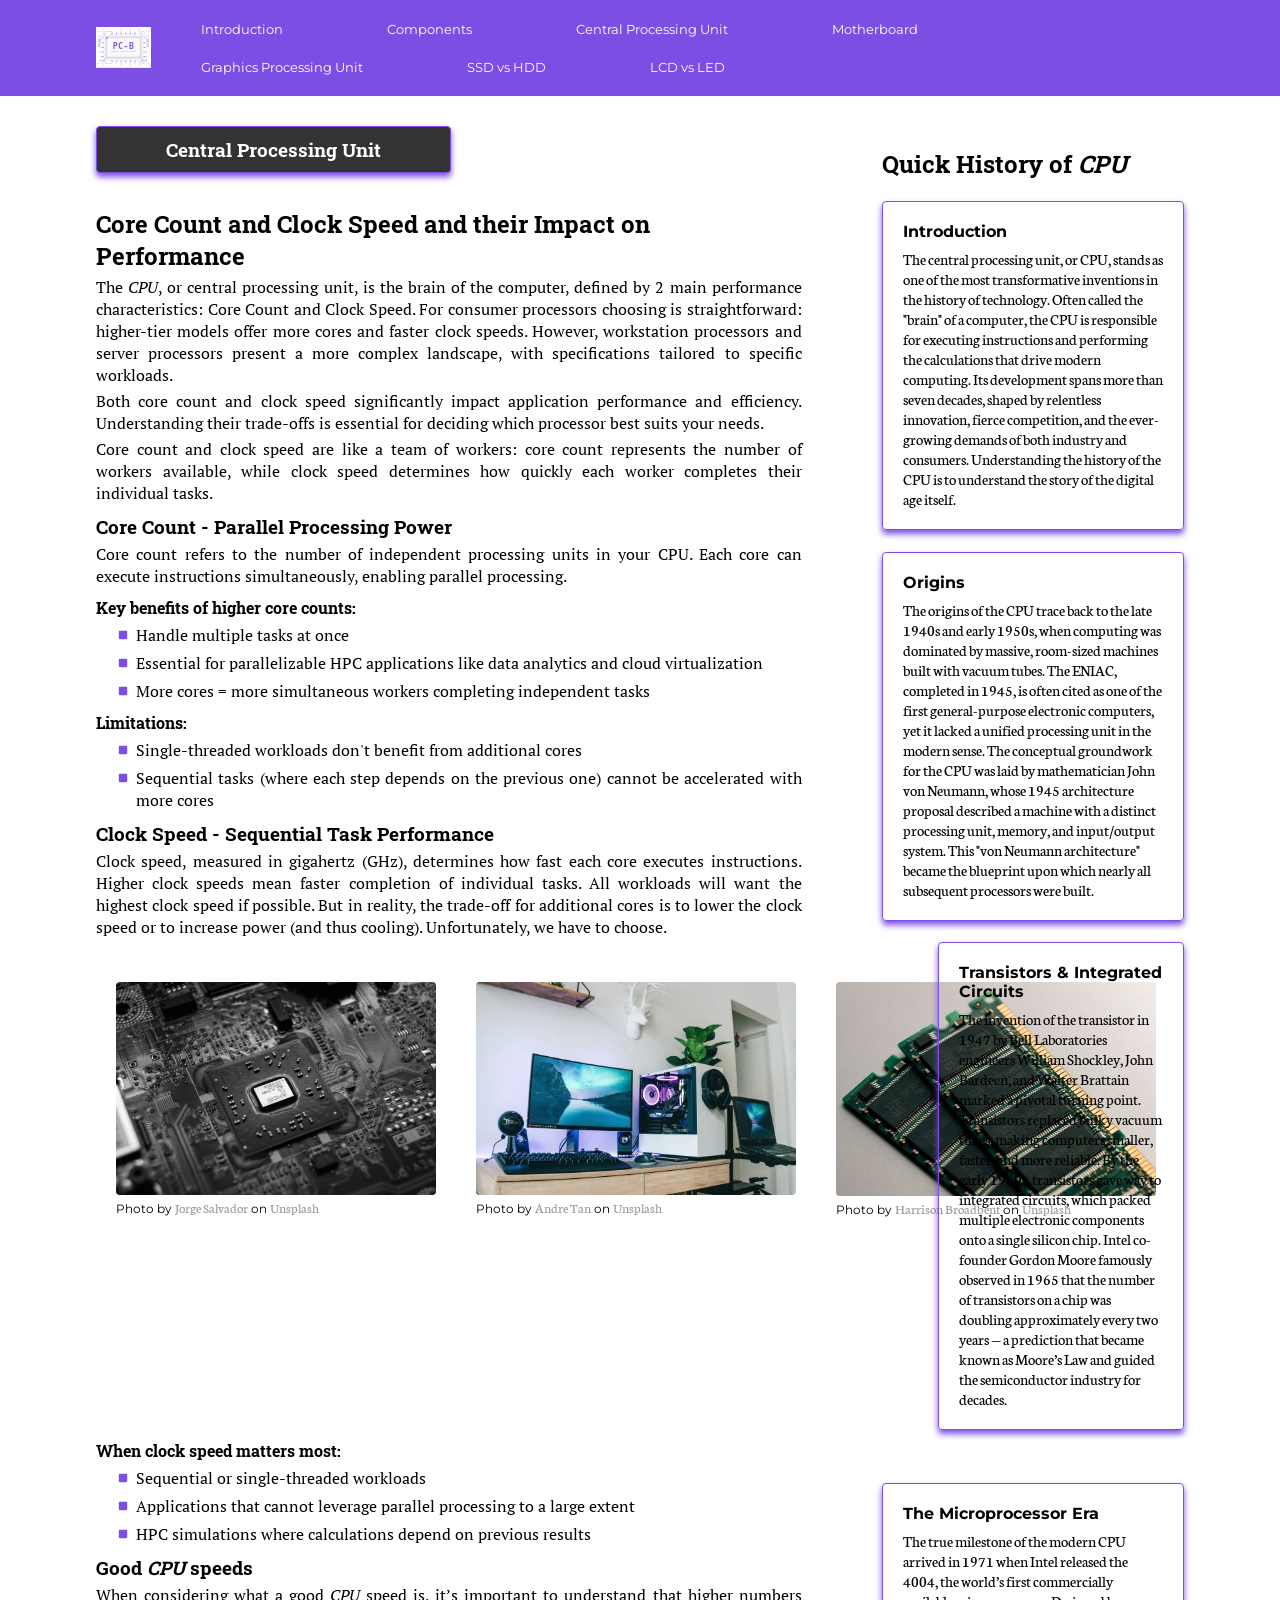
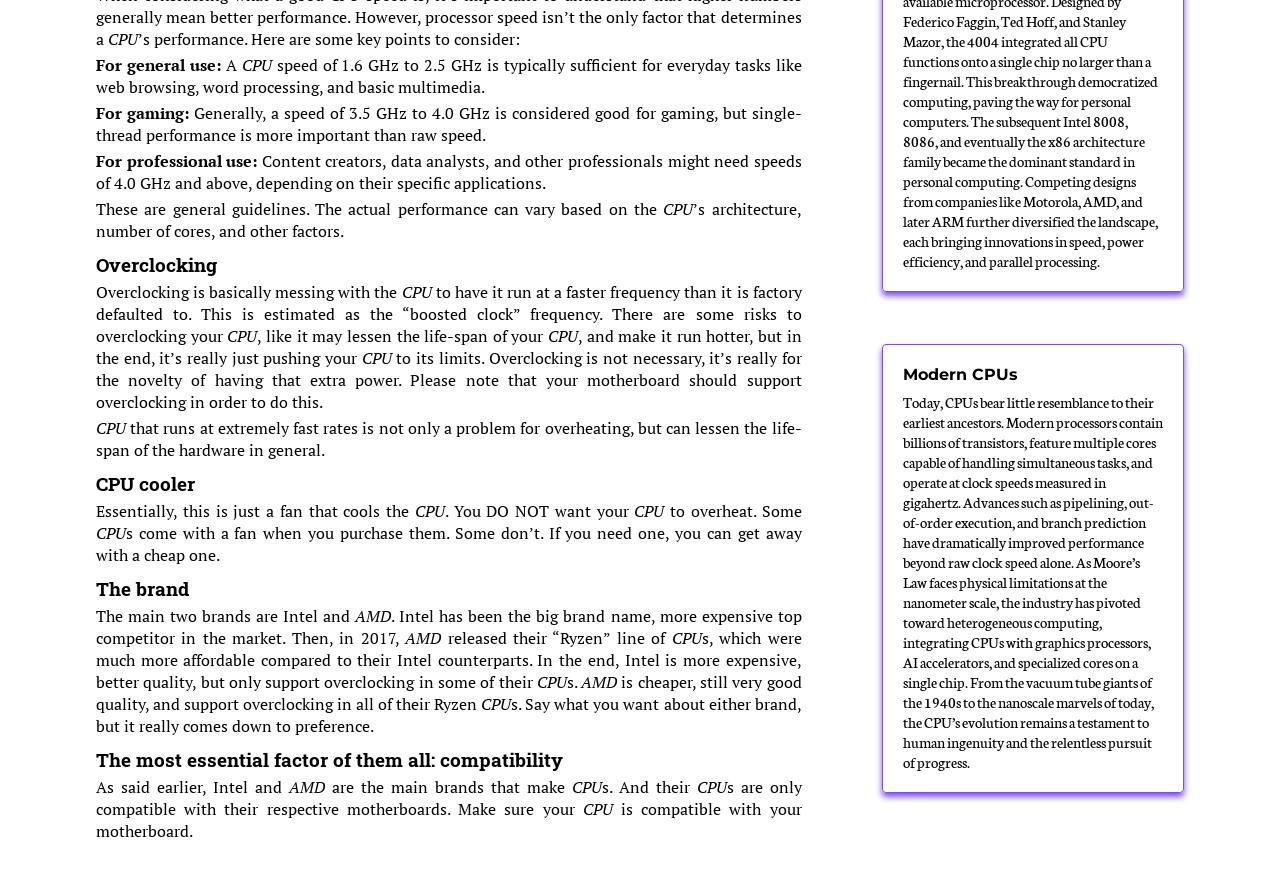
<file: index-3.html>
<!DOCTYPE html>

<html lang="hr-HR">

<head>
    <meta charset="utf-8">
    <meta name="viewport" content="width=device-width, initial-scale=1">
    <meta name="description" content="Programi obrazovanja">
    <meta name="author" content="Krešimir-Mirko Fiket">
    <meta name="robots" content="index, follow">

    <!--<base href="https://www.naziv.domena">-->

    <title>PC-Builder-Select-CPU</title>

    <link rel="icon" type="image/png" href="icons/pc-b-logo.png">
    <link rel="stylesheet" href="style.css">
</head>

<body>
    <header>
        <div class="logo-nav">
            <img src="icons/pcb_logo_120x90.svg" alt="PC-Builder: LOGO" width="55px">
            <nav>
                <ul class="navigation">
                    <li><a href="index.html">Introduction</a></li>

                    <li><a href="index-2A.html">Components</a></li>
                    <!--<ul>
                    <li><a href="index-2A.html">Components - A</a></li>
                    <li><a href="index-2B.html">Components - B</a></li>
                </ul>-->

                    <li><a href="index-3.html">Central Processing Unit</a></li>
                    <!--<ul>
                    <li><a href="index-4A.html">CPU Components</a></li>
                    <li><a href="index-4B.html">CPU Features</a></li>
                    <li><a href="index-4C.html">CPU: AMD vs Intel</a></li>
                </ul>-->

                    <li><a href="index-5.html">Motherboard</a></li>
                    <!--<ul>
                    <li><a href="index-5A.html">Motherboard - Components</a></li>
                    <li><a href="index-5B.html">Motherboard - Functions</a></li>
                </ul>-->

                    <li><a href="index-6.html">Graphics Processing Unit</a></li>
                    <!--<ul>
                    <li><a href="index-6A.html">CPU vs GPU: differences</a></li>
                    <li><a href="index-6B.html">CPU vs GPU: applications</a></li>
                </ul>-->
                    <li><a href="index-7.html">SSD vs HDD</a></li>
                    <li><a href="index-8.html">LCD vs LED</a></li>
                </ul>
            </nav>
        </div>
    </header>

    <article>
        <section>
            <main>
                <h1>Central Processing Unit</h1>

                <h2>Core Count and Clock Speed and their Impact on Performance</h2>
                <p>The <abbr title="Central Processing Unit">CPU</abbr>, or central processing unit, is the brain of the
                    computer, defined by 2 main performance
                    characteristics: Core Count and Clock Speed. For consumer processors choosing is straightforward:
                    higher-tier models offer more cores and faster clock speeds. However, workstation processors and
                    server
                    processors present a more complex landscape, with specifications tailored to specific workloads.</p>
                <p>Both core count and clock speed significantly impact application performance and efficiency.
                    Understanding their trade-offs is essential for deciding which processor best suits your needs.</p>
                <p>Core count and clock speed are like a team of workers: core count represents the number of workers
                    available, while clock speed determines how quickly each worker completes their individual tasks.
                </p>

                <h3>Core Count - Parallel Processing Power</h3>
                <p>Core count refers to the number of independent processing units in your CPU. Each core can execute
                    instructions simultaneously, enabling parallel processing.</p>

                <h4>Key benefits of higher core counts:</h4>
                <ul>
                    <li>Handle multiple tasks at once</li>
                    <li>Essential for parallelizable HPC applications like data analytics and cloud virtualization</li>
                    <li>More cores = more simultaneous workers completing independent tasks</li>
                </ul>

                <h4>Limitations:</h4>
                <ul>
                    <li>Single-threaded workloads don't benefit from additional cores</li>
                    <li>Sequential tasks (where each step depends on the previous one) cannot be accelerated with more
                        cores
                    </li>
                </ul>

                <h3>Clock Speed - Sequential Task Performance</h3>
                <p>Clock speed, measured in gigahertz (GHz), determines how fast each core executes instructions. Higher
                    clock speeds mean faster completion of individual tasks. All workloads will want the highest clock
                    speed
                    if possible. But in reality, the trade-off for additional cores is to lower the clock speed or to
                    increase power (and thus cooling). Unfortunately, we have to choose.</p>
            </main>

            <aside>
                <div class="title">
                    <h2>Quick History of <abbr title="Central Processing Unit">CPU</abbr></h2>
                </div>
                <div class="paragraph">
                    <h4>Introduction</h4>
                    <p>The central processing unit, or CPU, stands as one of the most transformative inventions in the
                        history of technology. Often called the "brain" of a computer, the CPU is responsible for
                        executing instructions and performing the calculations that drive modern computing. Its
                        development spans more than seven decades, shaped by relentless innovation, fierce competition,
                        and the ever-growing demands of both industry and consumers. Understanding the history of the
                        CPU is to understand the story of the digital age itself.</p>
                </div>

                <div class="paragraph">
                    <h4>Origins</h4>
                    <p>The origins of the CPU trace back to the late 1940s and early 1950s, when computing was dominated
                        by massive, room-sized machines built with vacuum tubes. The ENIAC, completed in 1945, is often
                        cited as one of the first general-purpose electronic computers, yet it lacked a unified
                        processing unit in the modern sense. The conceptual groundwork for the CPU was laid by
                        mathematician John von Neumann, whose 1945 architecture proposal described a machine with a
                        distinct processing unit, memory, and input/output system. This "von Neumann architecture"
                        became the blueprint upon which nearly all subsequent processors were built.</p>
                </div>
            </aside>
        </section>

        <section>
            <main>
                <div class="container-images">
                    <figure>
                        <img src="images/CPU_jorge-salvador-vruAZdZzQR0-unsplash.jpg" alt="central processing unit"
                            width="384px">
                        <figcaption>Photo by <a
                                href="https://unsplash.com/@jsshotz?utm_source=unsplash&utm_medium=referral&utm_content=creditCopyText"
                                target="_blank">Jorge
                                Salvador</a> on
                            <a href="https://unsplash.com/photos/black-and-white-circuit-board-vruAZdZzQR0?utm_source=unsplash&utm_medium=referral&utm_content=creditCopyText"
                                target="_blank">Unsplash</a>
                        </figcaption>
                    </figure>

                    <figure>
                        <img src="images/andre-tan-fGEEJ7Z8cIA-unsplash.jpg" alt="desktop computer">
                        <figcaption>Photo by <a
                                href="https://unsplash.com/@andredantan19?utm_source=unsplash&utm_medium=referral&utm_content=creditCopyText"
                                target="_blank">Andre
                                Tan</a> on
                            <a href="https://unsplash.com/photos/black-flat-screen-tv-on-brown-wooden-tv-rack-fGEEJ7Z8cIA?utm_source=unsplash&utm_medium=referral&utm_content=creditCopyText"
                                target="_blank">Unsplash</a>
                        </figcaption>
                    </figure>

                    <figure>
                        <img src="images/harrison-broadbent-ING1Uf1Fc30-unsplash.jpg" alt="random access memory"
                            width="384px">
                        <figcaption>Photo by <a
                                href="https://unsplash.com/@harrisonbroadbent?utm_source=unsplash&utm_medium=referral&utm_content=creditCopyText"
                                target="_blank">Harrison
                                Broadbent</a> on
                            <a href="https://unsplash.com/photos/green-circuit-board-close-up-photography-ING1Uf1Fc30?utm_source=unsplash&utm_medium=referral&utm_content=creditCopyText"
                                target="_blank">Unsplash</a>
                        </figcaption>
                    </figure>
                </div>
            </main>

            <aside>
                <div class="paragraph">
                    <h4>Transistors & Integrated Circuits</h4>
                    <p>The invention of the transistor in 1947 by Bell Laboratories engineers William Shockley, John
                        Bardeen, and Walter Brattain marked a pivotal turning point. Transistors replaced bulky vacuum
                        tubes, making computers smaller, faster, and more reliable. By the early 1960s, transistors gave
                        way to integrated circuits, which packed multiple electronic components onto a single silicon
                        chip. Intel co-founder Gordon Moore famously observed in 1965 that the number of transistors on
                        a chip was doubling approximately every two years — a prediction that became known as Moore’s
                        Law and guided the semiconductor industry for decades.</p>
                </div>
            </aside>
        </section>

        <section>
            <main>
                <h4>When clock speed matters most:</h4>
                <ul>
                    <li>Sequential or single-threaded workloads</li>
                    <li>Applications that cannot leverage parallel processing to a large extent</li>
                    <li>HPC simulations where calculations depend on previous results</li>
                </ul>

                <h3>Good <abbr title="Central Processing Unit">CPU</abbr> speeds</h3>
                <p>When considering what a good <abbr title="Central Processing Unit">CPU</abbr> speed is, it’s
                    important to
                    understand that higher numbers generally
                    mean better performance. However, processor speed isn’t the only factor that determines a <abbr
                        title="Central Processing Unit">CPU</abbr>’s
                    performance. Here are some key points to consider:</p>
                <p><b>For general use:</b> A <abbr title="Central Processing Unit">CPU</abbr> speed of 1.6 GHz to 2.5
                    GHz is
                    typically sufficient for everyday tasks like web
                    browsing, word processing, and basic multimedia.</p>
                <p><b>For gaming:</b> Generally, a speed of 3.5 GHz to 4.0 GHz is considered good for gaming, but
                    single-thread
                    performance is more important than raw speed.</p>
                <p><b>For professional use:</b> Content creators, data analysts, and other professionals might need
                    speeds
                    of 4.0
                    GHz and above, depending on their specific applications.</p>
                <p>These are general guidelines. The actual performance can vary based on the <abbr
                        title="Central Processing Unit">CPU</abbr>’s architecture, number of
                    cores, and other factors.</p>

                <h3>Overclocking</h3>
                <p>Overclocking is basically messing with the <abbr title="Central Processing Unit">CPU</abbr> to have
                    it
                    run at a faster frequency than it is factory
                    defaulted to. This is estimated as the “boosted clock” frequency. There are some risks to
                    overclocking
                    your <abbr title="Central Processing Unit">CPU</abbr>, like it may lessen the life-span of your
                    <abbr title="Central Processing Unit">CPU</abbr>, and make it run hotter, but in the end, it’s
                    really just pushing your <abbr title="Central Processing Unit">CPU</abbr> to its limits.
                    Overclocking is
                    not necessary, it’s really for the novelty
                    of having that extra power. Please note that your motherboard should support overclocking in order
                    to do
                    this.</p>
                <p><abbr title="Central Processing Unit">CPU</abbr> that runs at extremely fast rates is not only a
                    problem
                    for overheating, but can lessen the life-span
                    of the hardware in general.</p>

                <h3>CPU cooler</h3>
                <p>Essentially, this is just a fan that cools the <abbr title="Central Processing Unit">CPU</abbr>. You
                    DO
                    NOT want your <abbr title="Central Processing Unit">CPU</abbr> to overheat. Some <abbr
                        title="Central Processing Unit">CPU</abbr>s come
                    with a fan when you purchase them. Some don’t. If you need one, you can get away with a cheap one.
                </p>

                <h3>The brand</h3>
                <p>The main two brands are Intel and <abbr title="Advanced Micro Devices">AMD</abbr>. Intel has been the
                    big
                    brand name, more expensive top competitor
                    in the market. Then, in 2017, <abbr title="Advanced Micro Devices">AMD</abbr> released their “Ryzen”
                    line of <abbr title="Central Processing Unit">CPU</abbr>s, which were much more affordable
                    compared to their Intel counterparts. In the end, Intel is more expensive, better quality, but only
                    support overclocking in some of their <abbr title="Central Processing Unit">CPU</abbr>s. <abbr
                        title="Advanced Micro Devices">AMD</abbr> is cheaper,
                    still very good quality, and support
                    overclocking in all of their Ryzen <abbr title="Central Processing Unit">CPU</abbr>s. Say what you
                    want
                    about either brand, but it really comes down
                    to preference.</p>

                <h3>The most essential factor of them all: compatibility</h3>
                <p>As said earlier, Intel and <abbr title="Advanced Micro Devices">AMD</abbr> are the main brands that
                    make
                    <abbr title="Central Processing Unit">CPU</abbr>s. And their <abbr
                        title="Central Processing Unit">CPU</abbr>s are only compatible
                    with their respective motherboards. Make sure your <abbr title="Central Processing Unit">CPU</abbr>
                    is
                    compatible with your motherboard.</p>
            </main>

            <aside>
                <div class="paragraph">
                    <h4>The Microprocessor Era</h4>
                    <p>The true milestone of the modern CPU arrived in 1971 when Intel released the 4004, the world’s
                        first commercially available microprocessor. Designed by Federico Faggin, Ted Hoff, and Stanley
                        Mazor, the 4004 integrated all CPU functions onto a single chip no larger than a fingernail.
                        This breakthrough democratized computing, paving the way for personal computers. The subsequent
                        Intel 8008, 8086, and eventually the x86 architecture family became the dominant standard in
                        personal computing. Competing designs from companies like Motorola, AMD, and later ARM further
                        diversified the landscape, each bringing innovations in speed, power efficiency, and parallel
                        processing.</p>
                </div>

                <div class="paragraph">
                    <h4>Modern CPUs</h4>
                    <p>Today, CPUs bear little resemblance to their earliest ancestors. Modern processors contain
                        billions of transistors, feature multiple cores capable of handling simultaneous tasks, and
                        operate at clock speeds measured in gigahertz. Advances such as pipelining, out-of-order
                        execution, and branch prediction have dramatically improved performance beyond raw clock speed
                        alone. As Moore’s Law faces physical limitations at the nanometer scale, the industry has
                        pivoted toward heterogeneous computing, integrating CPUs with graphics processors, AI
                        accelerators, and specialized cores on a single chip. From the vacuum tube giants of the 1940s
                        to the nanoscale marvels of today, the CPU’s evolution remains a testament to human ingenuity
                        and the relentless pursuit of progress.</p>
                </div>
            </aside>
        </section>
    </article>
</body>

</html>
</file>
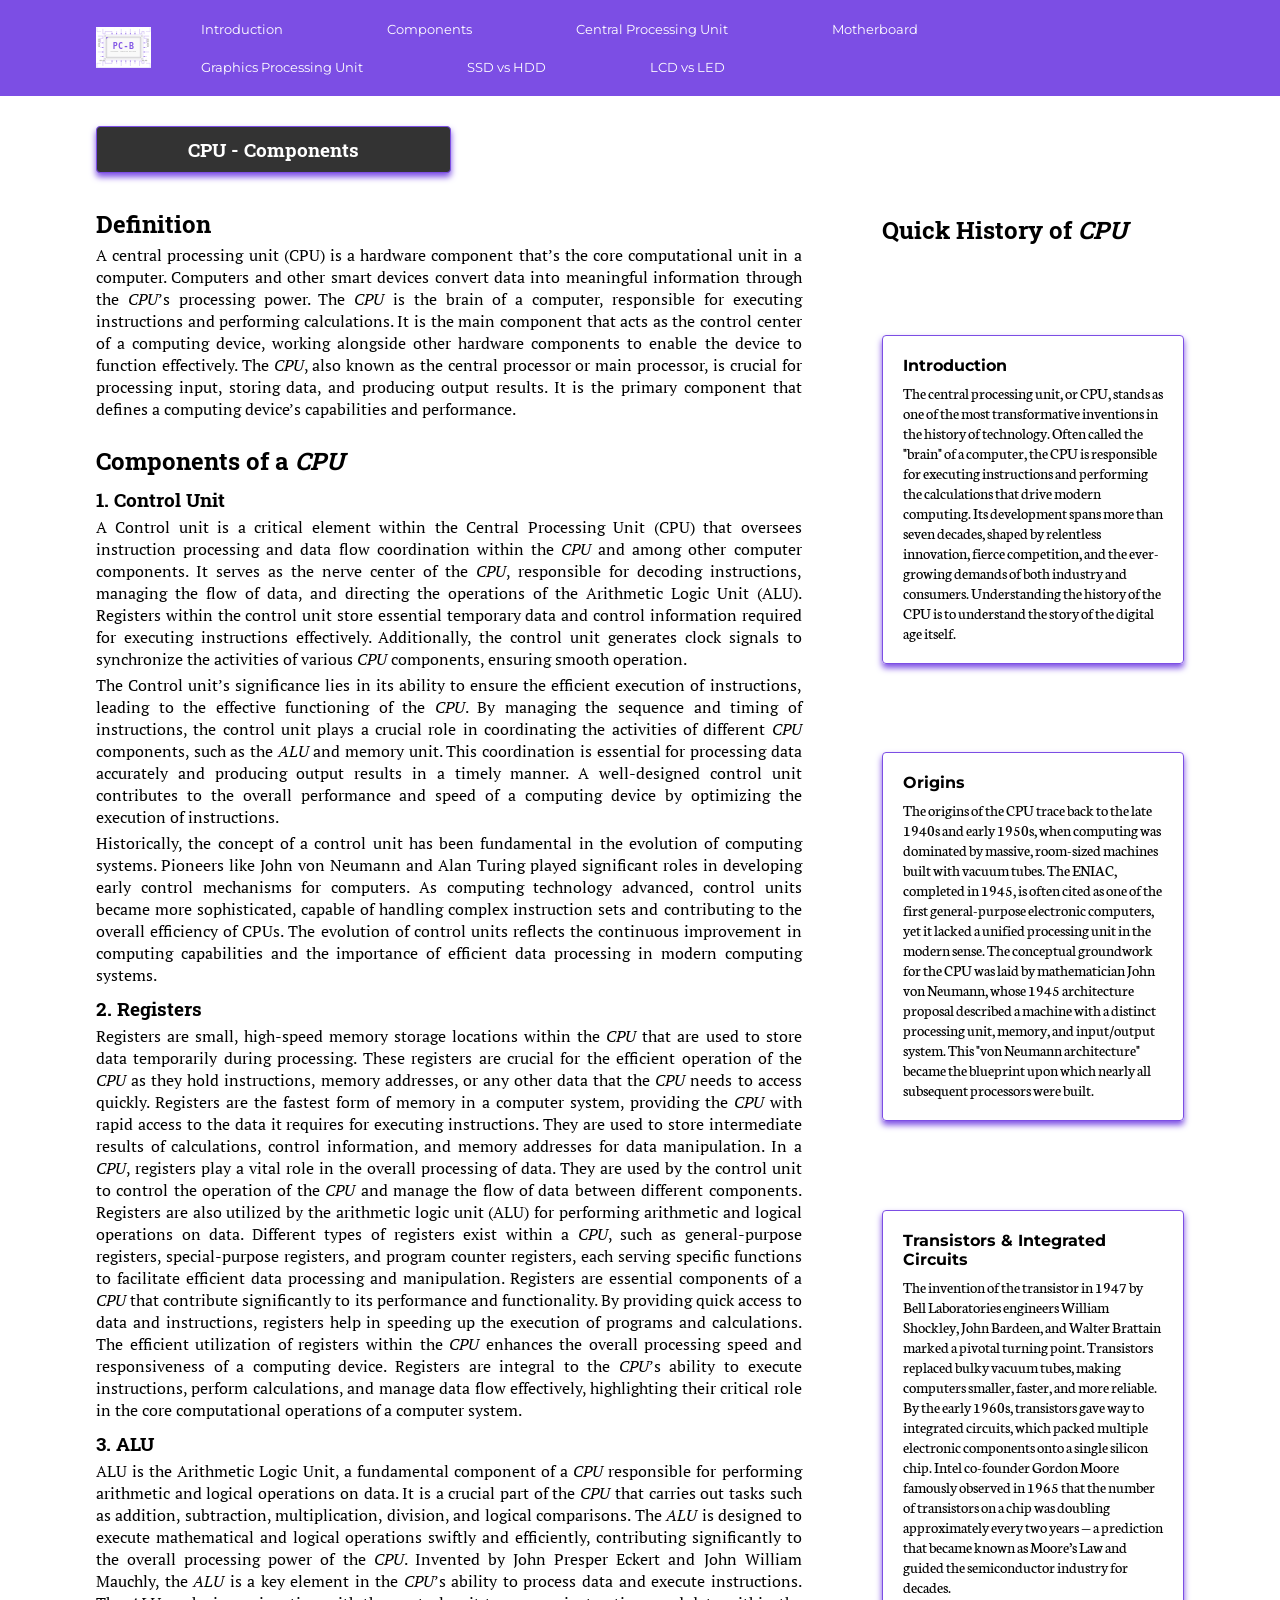
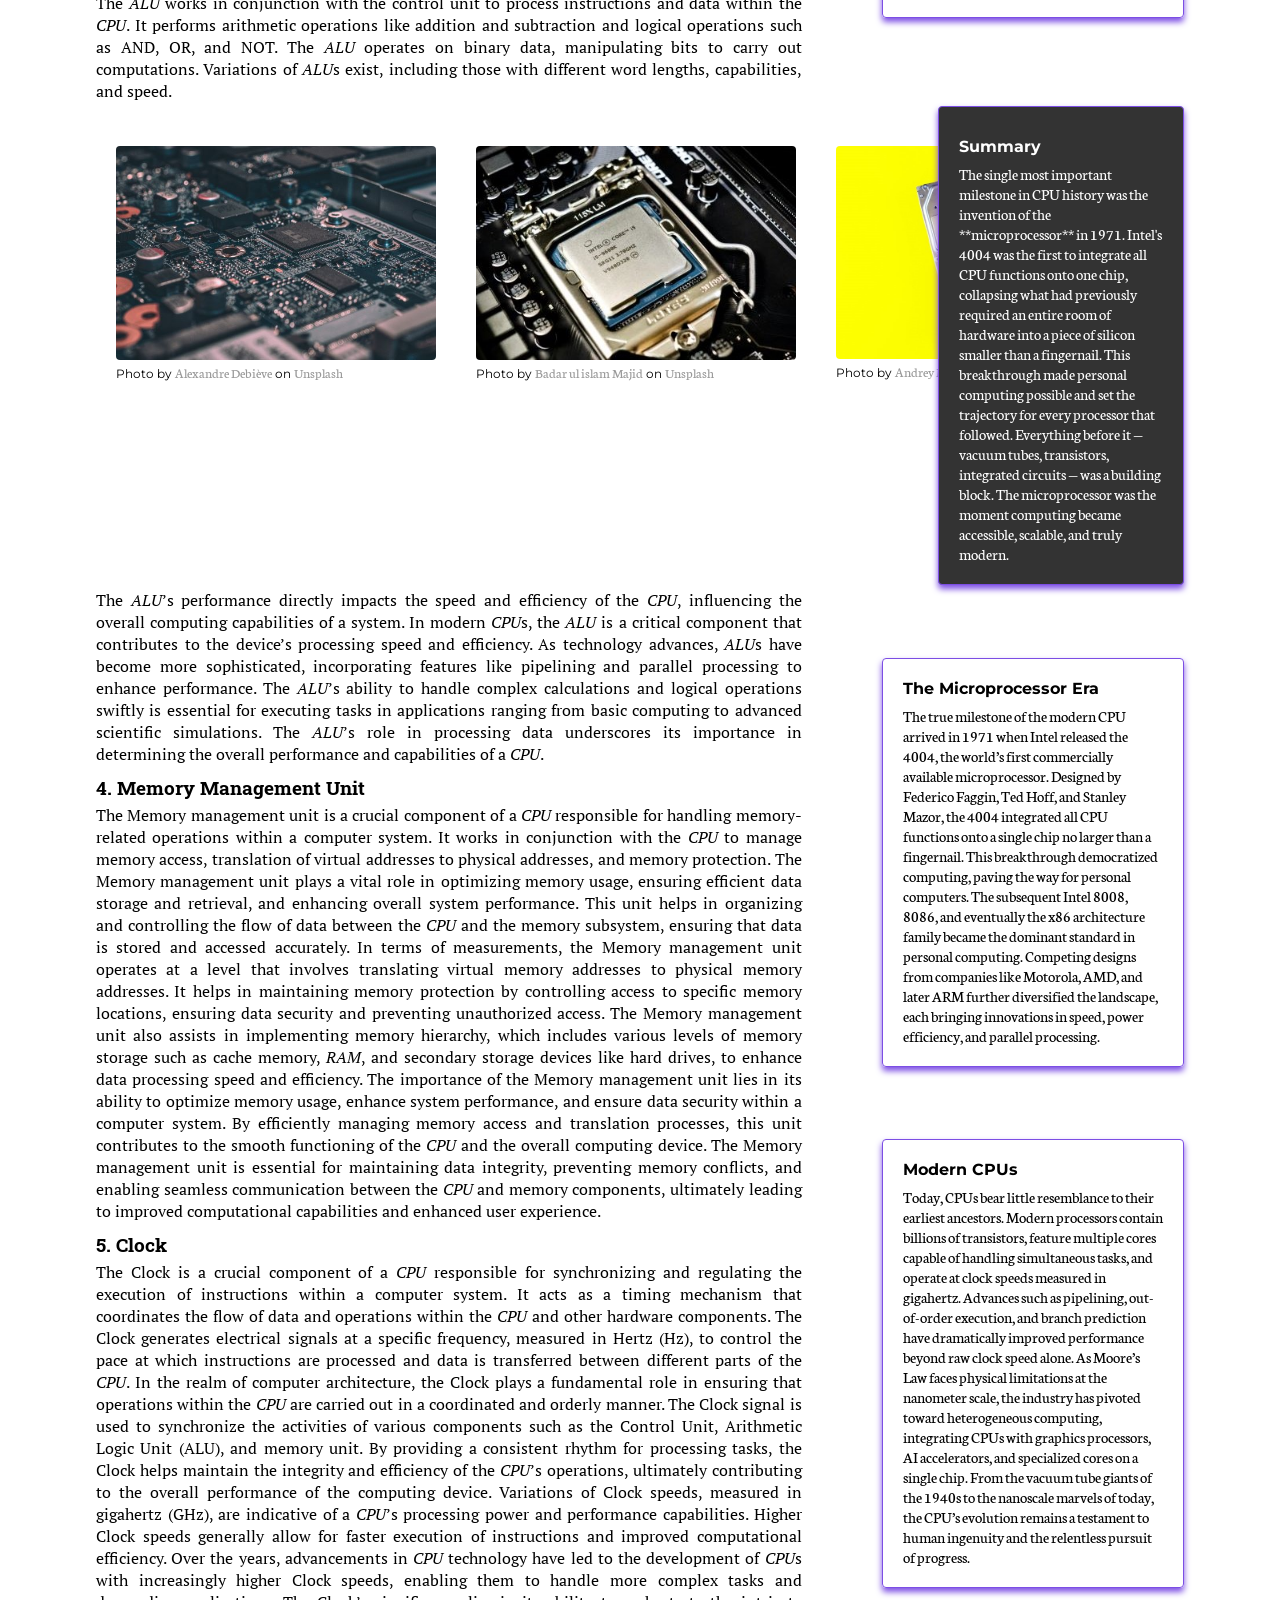
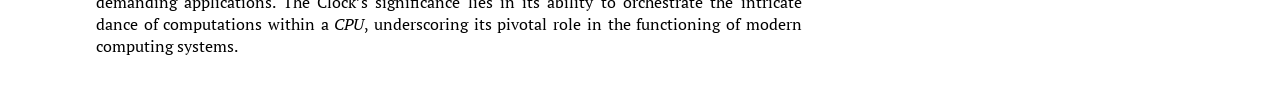
<file: index-4A.html>
<!DOCTYPE html>

<html lang="hr-HR">

<head>
    <meta charset="utf-8">
    <meta name="viewport" content="width=device-width, initial-scale=1">
    <meta name="description" content="Programi obrazovanja">
    <meta name="author" content="Krešimir-Mirko Fiket">
    <meta name="robots" content="index, follow">

    <!--<base href="https://www.naziv.domena">-->

    <title>PC-Builder-CPU-Components</title>

    <link rel="icon" type="image/png" href="icons/pc-b-logo.png">
    <link rel="stylesheet" href="style.css">
</head>

<body>
    <header>
        <div class="logo-nav">
            <img src="icons/pcb_logo_120x90.svg" alt="PC-Builder: LOGO" width="55px">
            <nav>
                <ul class="navigation">
                    <li><a href="index.html">Introduction</a></li>

                    <li><a href="index-2A.html">Components</a></li>
                    <!--<ul>
                    <li><a href="index-2A.html">Components - A</a></li>
                    <li><a href="index-2B.html">Components - B</a></li>
                </ul>-->

                    <li><a href="index-3.html">Central Processing Unit</a></li>
                    <!--<ul>
                    <li><a href="index-4A.html">CPU Components</a></li>
                    <li><a href="index-4B.html">CPU Features</a></li>
                    <li><a href="index-4C.html">CPU: AMD vs Intel</a></li>
                </ul>-->

                    <li><a href="index-5.html">Motherboard</a></li>
                    <!--<ul>
                    <li><a href="index-5A.html">Motherboard - Components</a></li>
                    <li><a href="index-5B.html">Motherboard - Functions</a></li>
                </ul>-->

                    <li><a href="index-6.html">Graphics Processing Unit</a></li>
                    <!--<ul>
                    <li><a href="index-6A.html">CPU vs GPU: differences</a></li>
                    <li><a href="index-6B.html">CPU vs GPU: applications</a></li>
                </ul>-->
                    <li><a href="index-7.html">SSD vs HDD</a></li>
                    <li><a href="index-8.html">LCD vs LED</a></li>
                </ul>
            </nav>
        </div>
    </header>

    <article>
        <section>
            <main>
                <h1>CPU - Components</h1>

                <h2>Definition</h2>
                <p>A central processing unit (CPU) is a hardware component that’s the core computational unit in a
                    computer.
                    Computers and other smart devices convert data into meaningful information through the <abbr
                        title="Central Processing Unit">CPU</abbr>’s processing power.
                    The <abbr title="Central Processing Unit">CPU</abbr> is the brain of a computer, responsible for
                    executing
                    instructions and performing calculations. It is
                    the main component that acts as the control center of a computing device, working alongside other
                    hardware
                    components to enable the device to function effectively. The <abbr
                        title="Central Processing Unit">CPU</abbr>,
                    also known as the central processor or main
                    processor, is crucial for processing input, storing data, and producing output results. It is the
                    primary
                    component that defines a computing device’s capabilities and performance.</p>

                <h2>Components of a <abbr title="Central Processing Unit">CPU</abbr></h2>

                <h3>1. Control Unit</h3>
                <p>A Control unit is a critical element within the Central Processing Unit (CPU) that oversees
                    instruction
                    processing and data flow coordination within the <abbr title="Central Processing Unit">CPU</abbr>
                    and
                    among
                    other computer components. It serves as the nerve
                    center of the <abbr title="Central Processing Unit">CPU</abbr>, responsible for decoding
                    instructions,
                    managing
                    the flow of data, and directing the
                    operations of the Arithmetic Logic Unit (ALU). Registers within the control unit store essential
                    temporary data
                    and control information required for executing instructions effectively. Additionally, the control
                    unit
                    generates clock signals to synchronize the activities of various <abbr
                        title="Central Processing Unit">CPU</abbr> components, ensuring smooth operation.</p>
                <p>The Control unit’s significance lies in its ability to ensure the efficient execution of
                    instructions,
                    leading to
                    the effective functioning of the <abbr title="Central Processing Unit">CPU</abbr>. By managing the
                    sequence and
                    timing of instructions, the control unit
                    plays a crucial role in coordinating the activities of different <abbr
                        title="Central Processing Unit">CPU</abbr> components, such as the <abbr
                        title="Arithmetic Logic Unit">ALU</abbr> and memory
                    unit. This coordination is essential for processing data accurately and producing output results in
                    a
                    timely
                    manner. A well-designed control unit contributes to the overall performance and speed of a computing
                    device by
                    optimizing the execution of instructions.</p>
                <p>Historically, the concept of a control unit has been fundamental in the evolution of computing
                    systems.
                    Pioneers
                    like John von Neumann and Alan Turing played significant roles in developing early control
                    mechanisms
                    for
                    computers. As computing technology advanced, control units became more sophisticated, capable of
                    handling
                    complex instruction sets and contributing to the overall efficiency of CPUs. The evolution of
                    control
                    units
                    reflects the continuous improvement in computing capabilities and the importance of efficient data
                    processing in
                    modern computing systems.</p>

                <h3>2. Registers</h3>
                <p>Registers are small, high-speed memory storage locations within the <abbr
                        title="Central Processing Unit">CPU</abbr> that are used to store data temporarily
                    during processing. These registers are crucial for the efficient operation of the <abbr
                        title="Central Processing Unit">CPU</abbr> as they hold instructions,
                    memory addresses, or any other data that the <abbr title="Central Processing Unit">CPU</abbr> needs
                    to
                    access
                    quickly. Registers are the fastest form of
                    memory in a computer system, providing the <abbr title="Central Processing Unit">CPU</abbr> with
                    rapid
                    access to
                    the data it requires for executing
                    instructions. They are used to store intermediate results of calculations, control information, and
                    memory
                    addresses for data manipulation. In a <abbr title="Central Processing Unit">CPU</abbr>, registers
                    play a
                    vital
                    role in the overall processing of data. They
                    are used by the control unit to control the operation of the <abbr
                        title="Central Processing Unit">CPU</abbr>
                    and manage the flow of data between different
                    components. Registers are also utilized by the arithmetic logic unit (ALU) for performing arithmetic
                    and
                    logical
                    operations on data. Different types of registers exist within a <abbr
                        title="Central Processing Unit">CPU</abbr>, such as general-purpose registers,
                    special-purpose registers, and program counter registers, each serving specific functions to
                    facilitate
                    efficient data processing and manipulation. Registers are essential components of a <abbr
                        title="Central Processing Unit">CPU</abbr> that contribute
                    significantly to its performance and functionality. By providing quick access to data and
                    instructions,
                    registers help in speeding up the execution of programs and calculations. The efficient utilization
                    of
                    registers
                    within the <abbr title="Central Processing Unit">CPU</abbr> enhances the overall processing speed
                    and
                    responsiveness of a computing device. Registers are
                    integral to the <abbr title="Central Processing Unit">CPU</abbr>’s ability to execute instructions,
                    perform
                    calculations, and manage data flow effectively,
                    highlighting their critical role in the core computational operations of a computer system.</p>

                <h3>3. ALU</h3>
                <p>ALU is the Arithmetic Logic Unit, a fundamental component of a <abbr
                        title="Central Processing Unit">CPU</abbr>
                    responsible for performing arithmetic and
                    logical operations on data. It is a crucial part of the <abbr
                        title="Central Processing Unit">CPU</abbr>
                    that
                    carries out tasks such as addition,
                    subtraction, multiplication, division, and logical comparisons. The <abbr
                        title="Arithmetic Logic Unit">ALU</abbr> is designed to execute mathematical and
                    logical operations swiftly and efficiently, contributing significantly to the overall processing
                    power
                    of the
                    <abbr title="Central Processing Unit">CPU</abbr>. Invented by John Presper Eckert and John William
                    Mauchly, the
                    <abbr title="Arithmetic Logic Unit">ALU</abbr> is a key element in the <abbr
                        title="Central Processing Unit">CPU</abbr>’s ability to
                    process data and execute instructions. The <abbr title="Arithmetic Logic Unit">ALU</abbr> works in
                    conjunction
                    with the control unit to process
                    instructions and data within the <abbr title="Central Processing Unit">CPU</abbr>. It performs
                    arithmetic
                    operations like addition and subtraction and
                    logical operations such as AND, OR, and NOT. The <abbr title="Arithmetic Logic Unit">ALU</abbr>
                    operates
                    on
                    binary data, manipulating bits to carry out
                    computations. Variations of <abbr title="Arithmetic Logic Unit">ALU</abbr>s exist, including those
                    with
                    different word lengths, capabilities, and speed.
                </p>
            </main>

            <aside>
                <div class="title">
                    <h2>Quick History of <abbr title="Central Processing Unit">CPU</abbr></h2>
                </div>
                <div class="paragraph">
                    <h4>Introduction</h4>
                    <p>The central processing unit, or CPU, stands as one of the most transformative inventions in the
                        history of technology. Often called the "brain" of a computer, the CPU is responsible for
                        executing instructions and performing the calculations that drive modern computing. Its
                        development spans more than seven decades, shaped by relentless innovation, fierce competition,
                        and the ever-growing demands of both industry and consumers. Understanding the history of the
                        CPU is to understand the story of the digital age itself.</p>
                </div>

                <div class="paragraph">
                    <h4>Origins</h4>
                    <p>The origins of the CPU trace back to the late 1940s and early 1950s, when computing was dominated
                        by massive, room-sized machines built with vacuum tubes. The ENIAC, completed in 1945, is often
                        cited as one of the first general-purpose electronic computers, yet it lacked a unified
                        processing unit in the modern sense. The conceptual groundwork for the CPU was laid by
                        mathematician John von Neumann, whose 1945 architecture proposal described a machine with a
                        distinct processing unit, memory, and input/output system. This "von Neumann architecture"
                        became the blueprint upon which nearly all subsequent processors were built.</p>
                </div>

                <div class="paragraph">
                    <h4>Transistors & Integrated Circuits</h4>
                    <p>The invention of the transistor in 1947 by Bell Laboratories engineers William Shockley, John
                        Bardeen, and Walter Brattain marked a pivotal turning point. Transistors replaced bulky vacuum
                        tubes, making computers smaller, faster, and more reliable. By the early 1960s, transistors gave
                        way to integrated circuits, which packed multiple electronic components onto a single silicon
                        chip. Intel co-founder Gordon Moore famously observed in 1965 that the number of transistors on
                        a chip was doubling approximately every two years — a prediction that became known as Moore’s
                        Law and guided the semiconductor industry for decades.</p>
                </div>
            </aside>
        </section>

        <section>
            <main>
                <div class="container-images">
                    <figure>
                        <img src="images/MotherBoard_alexandre-debieve-FO7JIlwjOtU-unsplash.jpg" alt="motherboard"
                            width="384px">
                        <figcaption>Photo by <a
                                href="https://unsplash.com/@alexkixa?utm_source=unsplash&utm_medium=referral&utm_content=creditCopyText"
                                target="_blank">Alexandre
                                Debiève</a> on
                            <a href="https://unsplash.com/photos/macro-photography-of-black-circuit-board-FO7JIlwjOtU?utm_source=unsplash&utm_medium=referral&utm_content=creditCopyText"
                                target="_blank">Unsplash</a>
                        </figcaption>
                    </figure>

                    <figure>
                        <img src="images/badar-ul-islam-majid-VwwSO1s5m68-unsplash.jpg" alt="central processing unit"
                            width="384px">
                        <figcaption>Photo by <a
                                href="https://unsplash.com/@bemajid9596?utm_source=unsplash&utm_medium=referral&utm_content=creditCopyText"
                                target="_blank">Badar ul islam Majid</a> on
                            <a href="https://unsplash.com/photos/black-and-silver-audio-mixer-VwwSO1s5m68?utm_source=unsplash&utm_medium=referral&utm_content=creditCopyText"
                                target="_blank">Unsplash</a>
                        </figcaption>
                    </figure>

                    <figure>
                        <img src="images/andrey-matveev-nfuuFQ41byY-unsplash.jpg" alt="hard disk drive" width="384px">
                        <figcaption>Photo by <a
                                href="https://unsplash.com/@zelebb?utm_source=unsplash&utm_medium=referral&utm_content=creditCopyText"
                                target="_blank">Andrey Matveev</a> on
                            <a href="https://unsplash.com/photos/a-hard-drive-sitting-on-top-of-a-yellow-surface-nfuuFQ41byY?utm_source=unsplash&utm_medium=referral&utm_content=creditCopyText"
                                target="_blank">Unsplash</a>
                        </figcaption>
                    </figure>
                </div>
            </main>

            <aside>
                <div class="single">
                    <h4>Summary</h4>
                    <p>The single most important milestone in CPU history was the invention of the **microprocessor** in
                        1971. Intel's 4004 was the first to integrate all CPU functions onto one chip, collapsing what
                        had previously required an entire room of hardware into a piece of silicon smaller than a
                        fingernail. This breakthrough made personal computing possible and set the trajectory for every
                        processor that followed. Everything before it — vacuum tubes, transistors, integrated circuits —
                        was a building block. The microprocessor was the moment computing became accessible, scalable,
                        and truly modern.</p>
                </div>
            </aside>
        </section>

        <section>
            <main>
                <p> The <abbr title="Arithmetic Logic Unit">ALU</abbr>’s performance directly impacts the speed and
                    efficiency of
                    the <abbr title="Central Processing Unit">CPU</abbr>, influencing the overall computing
                    capabilities of a system. In modern <abbr title="Central Processing Unit">CPU</abbr>s, the <abbr
                        title="Arithmetic Logic Unit">ALU</abbr> is a critical
                    component that contributes to the device’s
                    processing speed and efficiency. As technology advances, <abbr
                        title="Arithmetic Logic Unit">ALU</abbr>s
                    have
                    become more sophisticated, incorporating
                    features like pipelining and parallel processing to enhance performance. The <abbr
                        title="Arithmetic Logic Unit">ALU</abbr>’s ability to handle complex
                    calculations and logical operations swiftly is essential for executing tasks in applications ranging
                    from basic
                    computing to advanced scientific simulations. The <abbr title="Arithmetic Logic Unit">ALU</abbr>’s
                    role
                    in
                    processing data underscores its importance in
                    determining the overall performance and capabilities of a <abbr
                        title="Central Processing Unit">CPU</abbr>.</p>

                <h3>4. Memory Management Unit</h3>
                <p>The Memory management unit is a crucial component of a <abbr
                        title="Central Processing Unit">CPU</abbr>
                    responsible for handling memory-related operations
                    within a computer system. It works in conjunction with the <abbr
                        title="Central Processing Unit">CPU</abbr> to
                    manage memory access, translation of virtual
                    addresses to physical addresses, and memory protection. The Memory management unit plays a vital
                    role in
                    optimizing memory usage, ensuring efficient data storage and retrieval, and enhancing overall system
                    performance. This unit helps in organizing and controlling the flow of data between the <abbr
                        title="Central Processing Unit">CPU</abbr> and the memory
                    subsystem, ensuring that data is stored and accessed accurately. In terms of measurements, the
                    Memory
                    management
                    unit operates at a level that involves translating virtual memory addresses to physical memory
                    addresses. It
                    helps in maintaining memory protection by controlling access to specific memory locations, ensuring
                    data
                    security and preventing unauthorized access. The Memory management unit also assists in implementing
                    memory
                    hierarchy, which includes various levels of memory storage such as cache memory, <abbr
                        title="Random Access Memory">RAM</abbr>, and secondary storage
                    devices like hard drives, to enhance data processing speed and efficiency. The importance of the
                    Memory
                    management unit lies in its ability to optimize memory usage, enhance system performance, and ensure
                    data
                    security within a computer system. By efficiently managing memory access and translation processes,
                    this
                    unit
                    contributes to the smooth functioning of the <abbr title="Central Processing Unit">CPU</abbr> and
                    the
                    overall
                    computing device. The Memory management unit is
                    essential for maintaining data integrity, preventing memory conflicts, and enabling seamless
                    communication
                    between the <abbr title="Central Processing Unit">CPU</abbr> and memory components, ultimately
                    leading
                    to
                    improved computational capabilities and enhanced
                    user experience.</p>

                <h3>5. Clock</h3>
                <p>The Clock is a crucial component of a <abbr title="Central Processing Unit">CPU</abbr> responsible
                    for
                    synchronizing and regulating the execution of
                    instructions within a computer system. It acts as a timing mechanism that coordinates the flow of
                    data
                    and
                    operations within the <abbr title="Central Processing Unit">CPU</abbr> and other hardware
                    components.
                    The Clock
                    generates electrical signals at a specific
                    frequency, measured in Hertz (Hz), to control the pace at which instructions are processed and data
                    is
                    transferred between different parts of the <abbr title="Central Processing Unit">CPU</abbr>. In the
                    realm of
                    computer architecture, the Clock plays a
                    fundamental role in ensuring that operations within the <abbr
                        title="Central Processing Unit">CPU</abbr>
                    are
                    carried out in a coordinated and orderly manner.
                    The Clock signal is used to synchronize the activities of various components such as the Control
                    Unit,
                    Arithmetic Logic Unit (ALU), and memory unit. By providing a consistent rhythm for processing tasks,
                    the
                    Clock
                    helps maintain the integrity and efficiency of the <abbr
                        title="Central Processing Unit">CPU</abbr>’s
                    operations, ultimately contributing to the overall
                    performance of the computing device. Variations of Clock speeds, measured in gigahertz (GHz), are
                    indicative of
                    a <abbr title="Central Processing Unit">CPU</abbr>’s processing power and performance capabilities.
                    Higher Clock
                    speeds generally allow for faster execution
                    of instructions and improved computational efficiency. Over the years, advancements in <abbr
                        title="Central Processing Unit">CPU</abbr> technology have led
                    to the development of <abbr title="Central Processing Unit">CPU</abbr>s with increasingly higher
                    Clock
                    speeds,
                    enabling them to handle more complex tasks and
                    demanding applications. The Clock’s significance lies in its ability to orchestrate the intricate
                    dance
                    of
                    computations within a <abbr title="Central Processing Unit">CPU</abbr>, underscoring its pivotal
                    role in
                    the
                    functioning of modern computing systems.</p>
            </main>

            <aside>
                <div class="paragraph">
                    <h4>The Microprocessor Era</h4>
                    <p>The true milestone of the modern CPU arrived in 1971 when Intel released the 4004, the world’s
                        first commercially available microprocessor. Designed by Federico Faggin, Ted Hoff, and Stanley
                        Mazor, the 4004 integrated all CPU functions onto a single chip no larger than a fingernail.
                        This breakthrough democratized computing, paving the way for personal computers. The subsequent
                        Intel 8008, 8086, and eventually the x86 architecture family became the dominant standard in
                        personal computing. Competing designs from companies like Motorola, AMD, and later ARM further
                        diversified the landscape, each bringing innovations in speed, power efficiency, and parallel
                        processing.</p>
                </div>

                <div class="paragraph">
                    <h4>Modern CPUs</h4>
                    <p>Today, CPUs bear little resemblance to their earliest ancestors. Modern processors contain
                        billions of transistors, feature multiple cores capable of handling simultaneous tasks, and
                        operate at clock speeds measured in gigahertz. Advances such as pipelining, out-of-order
                        execution, and branch prediction have dramatically improved performance beyond raw clock speed
                        alone. As Moore’s Law faces physical limitations at the nanometer scale, the industry has
                        pivoted toward heterogeneous computing, integrating CPUs with graphics processors, AI
                        accelerators, and specialized cores on a single chip. From the vacuum tube giants of the 1940s
                        to the nanoscale marvels of today, the CPU’s evolution remains a testament to human ingenuity
                        and the relentless pursuit of progress.</p>
                </div>
            </aside>
        </section>
    </article>

</body>

</html>
</file>
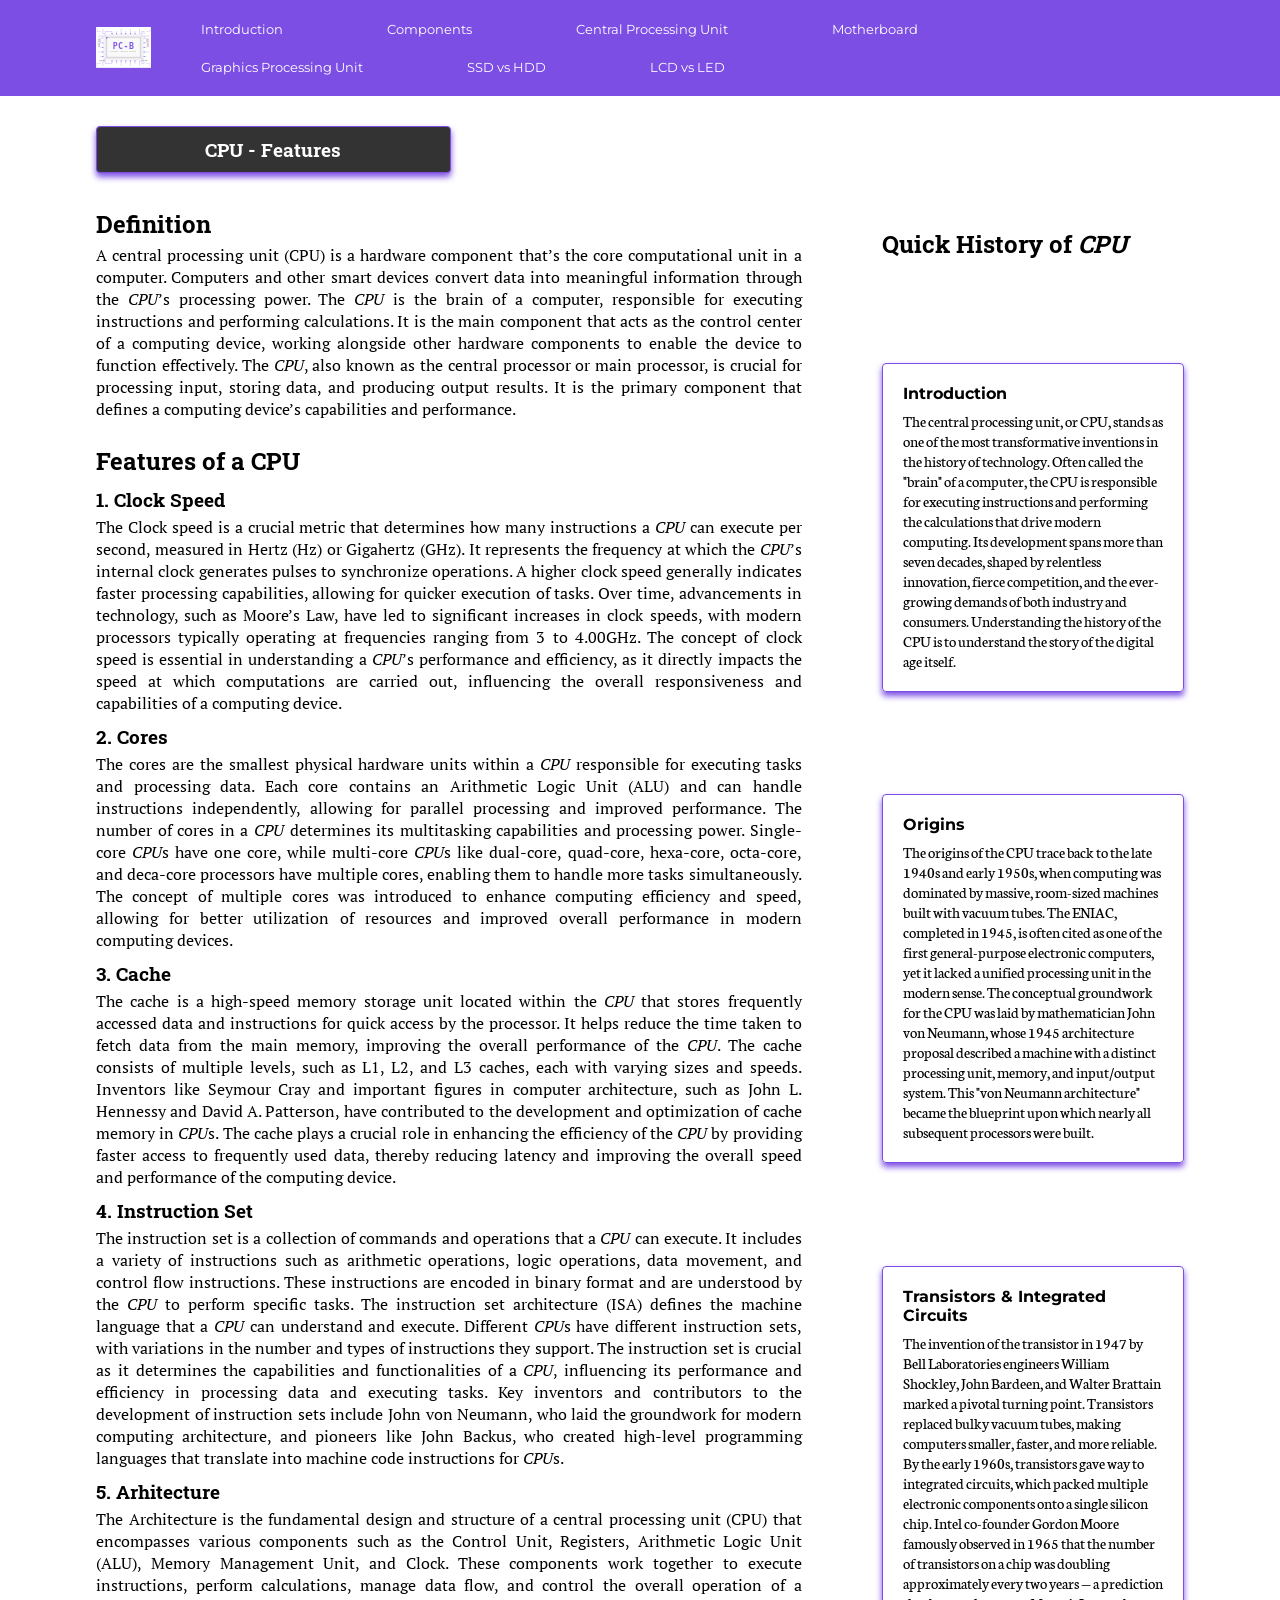
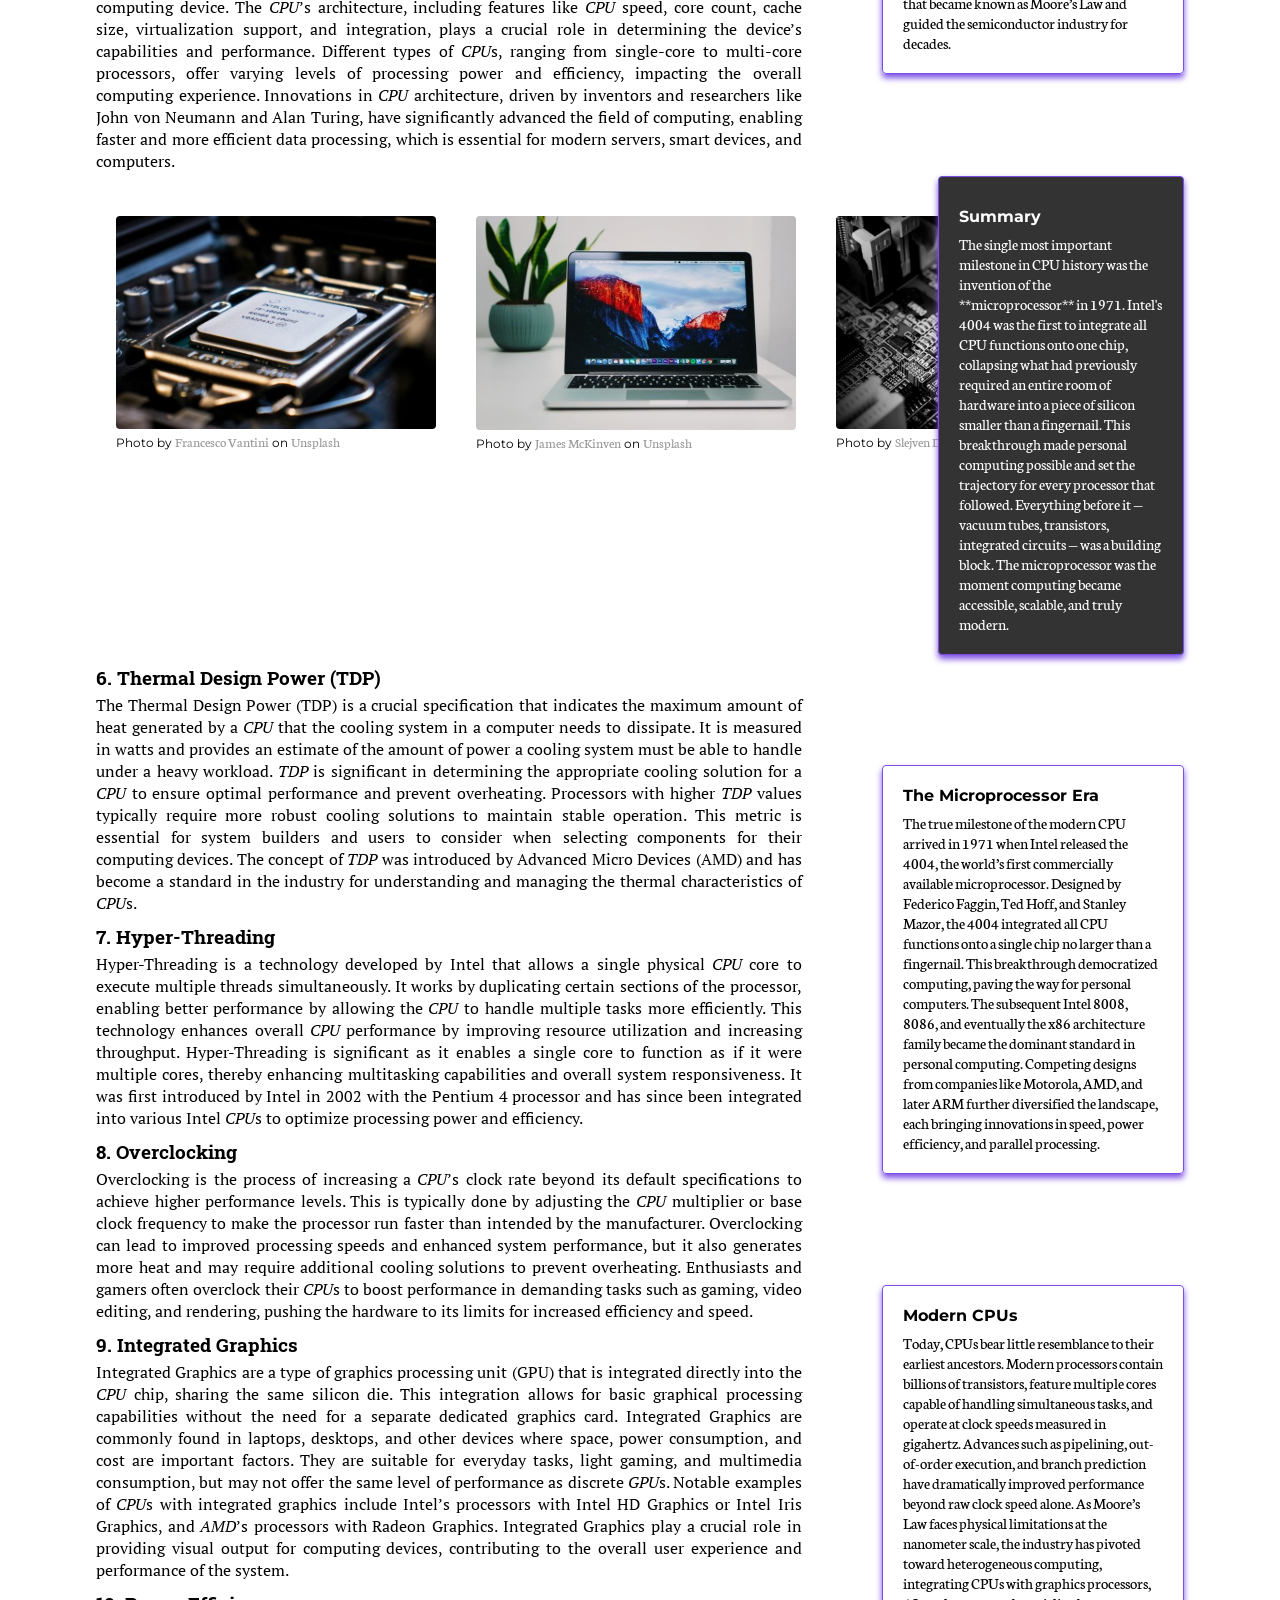
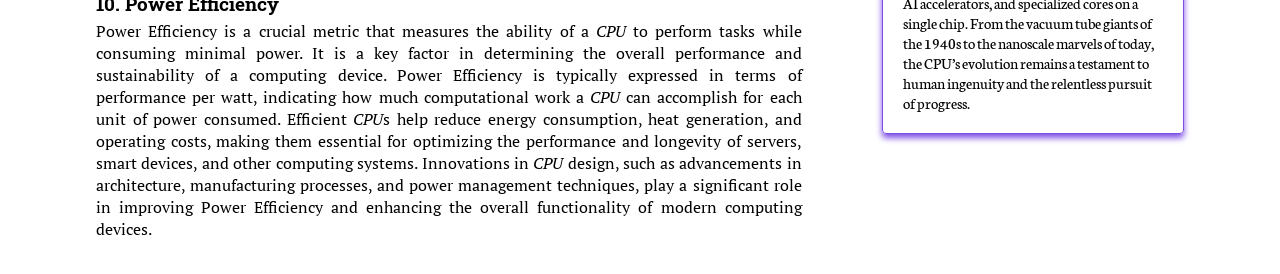
<file: index-4B.html>
<!DOCTYPE html>

<html lang="hr-HR">

<head>
    <meta charset="utf-8">
    <meta name="viewport" content="width=device-width, initial-scale=1">
    <meta name="description" content="Programi obrazovanja">
    <meta name="author" content="Krešimir-Mirko Fiket">
    <meta name="robots" content="index, follow">

    <!--<base href="https://www.naziv.domena">-->

    <title>PC-Builder-CPU-Features</title>

    <link rel="icon" type="image/png" href="icons/pc-b-logo.png">
    <link rel="stylesheet" href="style.css">
</head>

<body>
    <header>
        <div class="logo-nav">
            <img src="icons/pcb_logo_120x90.svg" alt="PC-Builder: LOGO" width="55px">
            <nav>
                <ul class="navigation">
                    <li><a href="index.html">Introduction</a></li>

                    <li><a href="index-2A.html">Components</a></li>
                    <!--<ul>
                    <li><a href="index-2A.html">Components - A</a></li>
                    <li><a href="index-2B.html">Components - B</a></li>
                </ul>-->

                    <li><a href="index-3.html">Central Processing Unit</a></li>
                    <!--<ul>
                    <li><a href="index-4A.html">CPU Components</a></li>
                    <li><a href="index-4B.html">CPU Features</a></li>
                    <li><a href="index-4C.html">CPU: AMD vs Intel</a></li>
                </ul>-->

                    <li><a href="index-5.html">Motherboard</a></li>
                    <!--<ul>
                    <li><a href="index-5A.html">Motherboard - Components</a></li>
                    <li><a href="index-5B.html">Motherboard - Functions</a></li>
                </ul>-->

                    <li><a href="index-6.html">Graphics Processing Unit</a></li>
                    <!--<ul>
                    <li><a href="index-6A.html">CPU vs GPU: differences</a></li>
                    <li><a href="index-6B.html">CPU vs GPU: applications</a></li>
                </ul>-->
                    <li><a href="index-7.html">SSD vs HDD</a></li>
                    <li><a href="index-8.html">LCD vs LED</a></li>
                </ul>
            </nav>
        </div>
    </header>

    <article>
        <section>
            <main>
                <h1>CPU - Features</h1>

                <h2>Definition</h2>
                <p>A central processing unit (CPU) is a hardware component that’s the core computational unit in a
                    computer.
                    Computers and other smart devices convert data into meaningful information through the <abbr
                        title="Central Processing Unit">CPU</abbr>’s processing power.
                    The <abbr title="Central Processing Unit">CPU</abbr> is the brain of a computer, responsible for
                    executing
                    instructions and performing calculations. It is
                    the main component that acts as the control center of a computing device, working alongside other
                    hardware
                    components to enable the device to function effectively. The <abbr
                        title="Central Processing Unit">CPU</abbr>,
                    also known as the central processor or main
                    processor, is crucial for processing input, storing data, and producing output results. It is the
                    primary
                    component that defines a computing device’s capabilities and performance.</p>

                <h2>Features of a CPU</h2>

                <h3>1. Clock Speed</h3>
                <p>The Clock speed is a crucial metric that determines how many instructions a <abbr
                        title="Central Processing Unit">CPU</abbr> can execute per second, measured
                    in Hertz (Hz) or Gigahertz (GHz). It represents the frequency at which the <abbr
                        title="Central Processing Unit">CPU</abbr>’s internal clock generates pulses
                    to synchronize operations. A higher clock speed generally indicates faster processing capabilities,
                    allowing for
                    quicker execution of tasks. Over time, advancements in technology, such as Moore’s Law, have led to
                    significant
                    increases in clock speeds, with modern processors typically operating at frequencies ranging from 3
                    to
                    4.00GHz.
                    The concept of clock speed is essential in understanding a <abbr
                        title="Central Processing Unit">CPU</abbr>’s
                    performance and efficiency, as it directly
                    impacts the speed at which computations are carried out, influencing the overall responsiveness and
                    capabilities
                    of a computing device.</p>

                <h3>2. Cores</h3>
                <p>The cores are the smallest physical hardware units within a <abbr
                        title="Central Processing Unit">CPU</abbr>
                    responsible for executing tasks and processing
                    data. Each core contains an Arithmetic Logic Unit (ALU) and can handle instructions independently,
                    allowing for
                    parallel processing and improved performance. The number of cores in a <abbr
                        title="Central Processing Unit">CPU</abbr> determines its multitasking
                    capabilities and processing power. Single-core <abbr title="Central Processing Unit">CPU</abbr>s
                    have
                    one core,
                    while multi-core <abbr title="Central Processing Unit">CPU</abbr>s like dual-core,
                    quad-core, hexa-core, octa-core, and deca-core processors have multiple cores, enabling them to
                    handle
                    more
                    tasks simultaneously. The concept of multiple cores was introduced to enhance computing efficiency
                    and
                    speed,
                    allowing for better utilization of resources and improved overall performance in modern computing
                    devices.</p>

                <h3>3. Cache</h3>
                <p>The cache is a high-speed memory storage unit located within the <abbr
                        title="Central Processing Unit">CPU</abbr>
                    that stores frequently accessed data and
                    instructions for quick access by the processor. It helps reduce the time taken to fetch data from
                    the
                    main
                    memory, improving the overall performance of the <abbr title="Central Processing Unit">CPU</abbr>.
                    The
                    cache
                    consists of multiple levels, such as L1, L2, and
                    L3 caches, each with varying sizes and speeds. Inventors like Seymour Cray and important figures in
                    computer
                    architecture, such as John L. Hennessy and David A. Patterson, have contributed to the development
                    and
                    optimization of cache memory in <abbr title="Central Processing Unit">CPU</abbr>s. The cache plays a
                    crucial
                    role in enhancing the efficiency of the <abbr title="Central Processing Unit">CPU</abbr> by
                    providing faster access to frequently used data, thereby reducing latency and improving the overall
                    speed and
                    performance of the computing device.</p>

                <h3>4. Instruction Set</h3>
                <p>The instruction set is a collection of commands and operations that a <abbr
                        title="Central Processing Unit">CPU</abbr> can execute. It includes a variety of
                    instructions such as arithmetic operations, logic operations, data movement, and control flow
                    instructions.
                    These instructions are encoded in binary format and are understood by the <abbr
                        title="Central Processing Unit">CPU</abbr> to perform specific tasks. The
                    instruction set architecture (ISA) defines the machine language that a <abbr
                        title="Central Processing Unit">CPU</abbr> can understand and execute. Different
                    <abbr title="Central Processing Unit">CPU</abbr>s have different instruction sets, with variations
                    in
                    the number
                    and types of instructions they support. The
                    instruction set is crucial as it determines the capabilities and functionalities of a <abbr
                        title="Central Processing Unit">CPU</abbr>, influencing its
                    performance and efficiency in processing data and executing tasks. Key inventors and contributors to
                    the
                    development of instruction sets include John von Neumann, who laid the groundwork for modern
                    computing
                    architecture, and pioneers like John Backus, who created high-level programming languages that
                    translate
                    into
                    machine code instructions for <abbr title="Central Processing Unit">CPU</abbr>s.</p>

                <h3>5. Arhitecture</h3>
                <p>The Architecture is the fundamental design and structure of a central processing unit (CPU) that
                    encompasses
                    various components such as the Control Unit, Registers, Arithmetic Logic Unit (ALU), Memory
                    Management
                    Unit, and
                    Clock. These components work together to execute instructions, perform calculations, manage data
                    flow,
                    and
                    control the overall operation of a computing device. The <abbr
                        title="Central Processing Unit">CPU</abbr>’s
                    architecture, including features like <abbr title="Central Processing Unit">CPU</abbr> speed,
                    core count, cache size, virtualization support, and integration, plays a crucial role in determining
                    the
                    device’s capabilities and performance. Different types of <abbr
                        title="Central Processing Unit">CPU</abbr>s,
                    ranging from single-core to multi-core
                    processors, offer varying levels of processing power and efficiency, impacting the overall computing
                    experience.
                    Innovations in <abbr title="Central Processing Unit">CPU</abbr> architecture, driven by inventors
                    and
                    researchers like John von Neumann and Alan Turing, have
                    significantly advanced the field of computing, enabling faster and more efficient data processing,
                    which
                    is
                    essential for modern servers, smart devices, and computers.</p>
            </main>

            <aside>
                <div class="title">
                    <h2>Quick History of <abbr title="Central Processing Unit">CPU</abbr></h2>
                </div>
                <div class="paragraph">
                    <h4>Introduction</h4>
                    <p>The central processing unit, or CPU, stands as one of the most transformative inventions in the
                        history of technology. Often called the "brain" of a computer, the CPU is responsible for
                        executing instructions and performing the calculations that drive modern computing. Its
                        development spans more than seven decades, shaped by relentless innovation, fierce competition,
                        and the ever-growing demands of both industry and consumers. Understanding the history of the
                        CPU is to understand the story of the digital age itself.</p>
                </div>

                <div class="paragraph">
                    <h4>Origins</h4>
                    <p>The origins of the CPU trace back to the late 1940s and early 1950s, when computing was dominated
                        by massive, room-sized machines built with vacuum tubes. The ENIAC, completed in 1945, is often
                        cited as one of the first general-purpose electronic computers, yet it lacked a unified
                        processing unit in the modern sense. The conceptual groundwork for the CPU was laid by
                        mathematician John von Neumann, whose 1945 architecture proposal described a machine with a
                        distinct processing unit, memory, and input/output system. This "von Neumann architecture"
                        became the blueprint upon which nearly all subsequent processors were built.</p>
                </div>

                <div class="paragraph">
                    <h4>Transistors & Integrated Circuits</h4>
                    <p>The invention of the transistor in 1947 by Bell Laboratories engineers William Shockley, John
                        Bardeen, and Walter Brattain marked a pivotal turning point. Transistors replaced bulky vacuum
                        tubes, making computers smaller, faster, and more reliable. By the early 1960s, transistors gave
                        way to integrated circuits, which packed multiple electronic components onto a single silicon
                        chip. Intel co-founder Gordon Moore famously observed in 1965 that the number of transistors on
                        a chip was doubling approximately every two years — a prediction that became known as Moore’s
                        Law and guided the semiconductor industry for decades.</p>
                </div>
            </aside>
        </section>

        <section>
            <main>
                <div class="container-images">
                    <figure>
                        <img src="images/francesco-vantini-ZavLsrP4CDI-unsplash.jpg" alt="central processing unit"
                            width="384px">
                        <figcaption>Photo by <a
                                href="https://unsplash.com/@brostvarta?utm_source=unsplash&utm_medium=referral&utm_content=creditCopyText"
                                target="_blank">Francesco Vantini</a> on
                            <a href="https://unsplash.com/photos/black-and-silver-electronic-device-ZavLsrP4CDI?utm_source=unsplash&utm_medium=referral&utm_content=creditCopyText"
                                target="_blank">Unsplash</a>
                        </figcaption>
                    </figure>

                    <figure>
                        <img src="images/james-mckinven-tpuAo8gVs58-unsplash.jpg" alt="laptop computer">
                        <figcaption>Photo by <a
                                href="https://unsplash.com/@jmckinven?utm_source=unsplash&utm_medium=referral&utm_content=creditCopyText"
                                target="_blank">James
                                McKinven</a> on
                            <a href="https://unsplash.com/photos/macbook-pro-tpuAo8gVs58?utm_source=unsplash&utm_medium=referral&utm_content=creditCopyText"
                                target="_blank">Unsplash</a>
                        </figcaption>
                    </figure>

                    <figure>
                        <img src="images/slejven-djurakovic-0uXzoEzYZ4I-unsplash.jpg" alt="central processing unit"
                            width="384px">
                        <figcaption>Photo by <a
                                href="https://unsplash.com/@slavudin?utm_source=unsplash&utm_medium=referral&utm_content=creditCopyText"
                                target="_blank">Slejven Djurakovic</a> on
                            <a href="https://unsplash.com/photos/intel-computer-processor-in-selective-color-photography-0uXzoEzYZ4I?utm_source=unsplash&utm_medium=referral&utm_content=creditCopyText"
                                target="_blank">Unsplash</a>
                        </figcaption>
                    </figure>
                </div>
            </main>

            <aside>
                <div class="single">
                    <h4>Summary</h4>
                    <p>The single most important milestone in CPU history was the invention of the **microprocessor** in
                        1971. Intel's 4004 was the first to integrate all CPU functions onto one chip, collapsing what
                        had previously required an entire room of hardware into a piece of silicon smaller than a
                        fingernail. This breakthrough made personal computing possible and set the trajectory for every
                        processor that followed. Everything before it — vacuum tubes, transistors, integrated circuits —
                        was a building block. The microprocessor was the moment computing became accessible, scalable,
                        and truly modern.</p>
                </div>
            </aside>
        </section>

        <section>
            <main>
                <h3>6. Thermal Design Power (TDP)</h3>
                <p>The Thermal Design Power (TDP) is a crucial specification that indicates the maximum amount of heat
                    generated by
                    a <abbr title="Central Processing Unit">CPU</abbr> that the cooling system in a computer needs to
                    dissipate. It
                    is measured in watts and provides an estimate
                    of the amount of power a cooling system must be able to handle under a heavy workload. <abbr
                        title="Thermal Design Power">TDP</abbr> is significant in
                    determining the appropriate cooling solution for a <abbr title="Central Processing Unit">CPU</abbr>
                    to
                    ensure
                    optimal performance and prevent overheating.
                    Processors with higher <abbr title="Thermal Design Power">TDP</abbr> values typically require more
                    robust
                    cooling solutions to maintain stable operation.
                    This metric is essential for system builders and users to consider when selecting components for
                    their
                    computing
                    devices. The concept of <abbr title="Thermal Design Power">TDP</abbr> was introduced by Advanced
                    Micro
                    Devices
                    (AMD) and has become a standard in the
                    industry for understanding and managing the thermal characteristics of <abbr
                        title="Central Processing Unit">CPU</abbr>s.</p>

                <h3>7. Hyper-Threading</h3>
                <p>Hyper-Threading is a technology developed by Intel that allows a single physical <abbr
                        title="Central Processing Unit">CPU</abbr> core to execute multiple
                    threads simultaneously. It works by duplicating certain sections of the processor, enabling better
                    performance
                    by allowing the <abbr title="Central Processing Unit">CPU</abbr> to handle multiple tasks more
                    efficiently. This
                    technology enhances overall <abbr title="Central Processing Unit">CPU</abbr> performance
                    by improving resource utilization and increasing throughput. Hyper-Threading is significant as it
                    enables a
                    single core to function as if it were multiple cores, thereby enhancing multitasking capabilities
                    and
                    overall
                    system responsiveness. It was first introduced by Intel in 2002 with the Pentium 4 processor and has
                    since been
                    integrated into various Intel <abbr title="Central Processing Unit">CPU</abbr>s to optimize
                    processing
                    power and
                    efficiency.</p>

                <h3>8. Overclocking</h3>
                <p>Overclocking is the process of increasing a <abbr title="Central Processing Unit">CPU</abbr>’s clock
                    rate
                    beyond
                    its default specifications to achieve higher
                    performance levels. This is typically done by adjusting the <abbr
                        title="Central Processing Unit">CPU</abbr>
                    multiplier or base clock frequency to make the
                    processor run faster than intended by the manufacturer. Overclocking can lead to improved processing
                    speeds and
                    enhanced system performance, but it also generates more heat and may require additional cooling
                    solutions to
                    prevent overheating. Enthusiasts and gamers often overclock their <abbr
                        title="Central Processing Unit">CPU</abbr>s to boost performance in demanding tasks
                    such as gaming, video editing, and rendering, pushing the hardware to its limits for increased
                    efficiency and
                    speed.</p>

                <h3>9. Integrated Graphics</h3>
                <p>Integrated Graphics are a type of graphics processing unit (GPU) that is integrated directly into the
                    <abbr title="Central Processing Unit">CPU</abbr> chip,
                    sharing the same silicon die. This integration allows for basic graphical processing capabilities
                    without the
                    need for a separate dedicated graphics card. Integrated Graphics are commonly found in laptops,
                    desktops, and
                    other devices where space, power consumption, and cost are important factors. They are suitable for
                    everyday
                    tasks, light gaming, and multimedia consumption, but may not offer the same level of performance as
                    discrete
                    <abbr title="Graphics Processing Unit">GPU</abbr>s. Notable examples of <abbr
                        title="Central Processing Unit">CPU</abbr>s with integrated graphics include
                    Intel’s processors with Intel HD Graphics or
                    Intel Iris Graphics, and <abbr title="Advanced Micro Devices">AMD</abbr>’s processors with Radeon
                    Graphics.
                    Integrated Graphics play a crucial role in
                    providing visual output for computing devices, contributing to the overall user experience and
                    performance of
                    the system.</p>

                <h3>10. Power Efficiency</h3>
                <p>Power Efficiency is a crucial metric that measures the ability of a <abbr
                        title="Central Processing Unit">CPU</abbr> to perform tasks while consuming minimal
                    power. It is a key factor in determining the overall performance and sustainability of a computing
                    device. Power
                    Efficiency is typically expressed in terms of performance per watt, indicating how much
                    computational
                    work a
                    <abbr title="Central Processing Unit">CPU</abbr>
                    can accomplish for each unit of power consumed. Efficient <abbr
                        title="Central Processing Unit">CPU</abbr>s help
                    reduce energy consumption, heat generation,
                    and operating costs, making them essential for optimizing the performance and longevity of servers,
                    smart
                    devices, and other computing systems. Innovations in <abbr
                        title="Central Processing Unit">CPU</abbr>
                    design,
                    such as advancements in architecture,
                    manufacturing processes, and power management techniques, play a significant role in improving Power
                    Efficiency
                    and enhancing the overall functionality of modern computing devices.</p>
            </main>

            <aside>
                <div class="paragraph">
                    <h4>The Microprocessor Era</h4>
                    <p>The true milestone of the modern CPU arrived in 1971 when Intel released the 4004, the world’s
                        first commercially available microprocessor. Designed by Federico Faggin, Ted Hoff, and Stanley
                        Mazor, the 4004 integrated all CPU functions onto a single chip no larger than a fingernail.
                        This breakthrough democratized computing, paving the way for personal computers. The subsequent
                        Intel 8008, 8086, and eventually the x86 architecture family became the dominant standard in
                        personal computing. Competing designs from companies like Motorola, AMD, and later ARM further
                        diversified the landscape, each bringing innovations in speed, power efficiency, and parallel
                        processing.</p>
                </div>

                <div class="paragraph">
                    <h4>Modern CPUs</h4>
                    <p>Today, CPUs bear little resemblance to their earliest ancestors. Modern processors contain
                        billions of transistors, feature multiple cores capable of handling simultaneous tasks, and
                        operate at clock speeds measured in gigahertz. Advances such as pipelining, out-of-order
                        execution, and branch prediction have dramatically improved performance beyond raw clock speed
                        alone. As Moore’s Law faces physical limitations at the nanometer scale, the industry has
                        pivoted toward heterogeneous computing, integrating CPUs with graphics processors, AI
                        accelerators, and specialized cores on a single chip. From the vacuum tube giants of the 1940s
                        to the nanoscale marvels of today, the CPU’s evolution remains a testament to human ingenuity
                        and the relentless pursuit of progress.</p>
                </div>
            </aside>
        </section>
    </article>

</body>

</html>
</file>
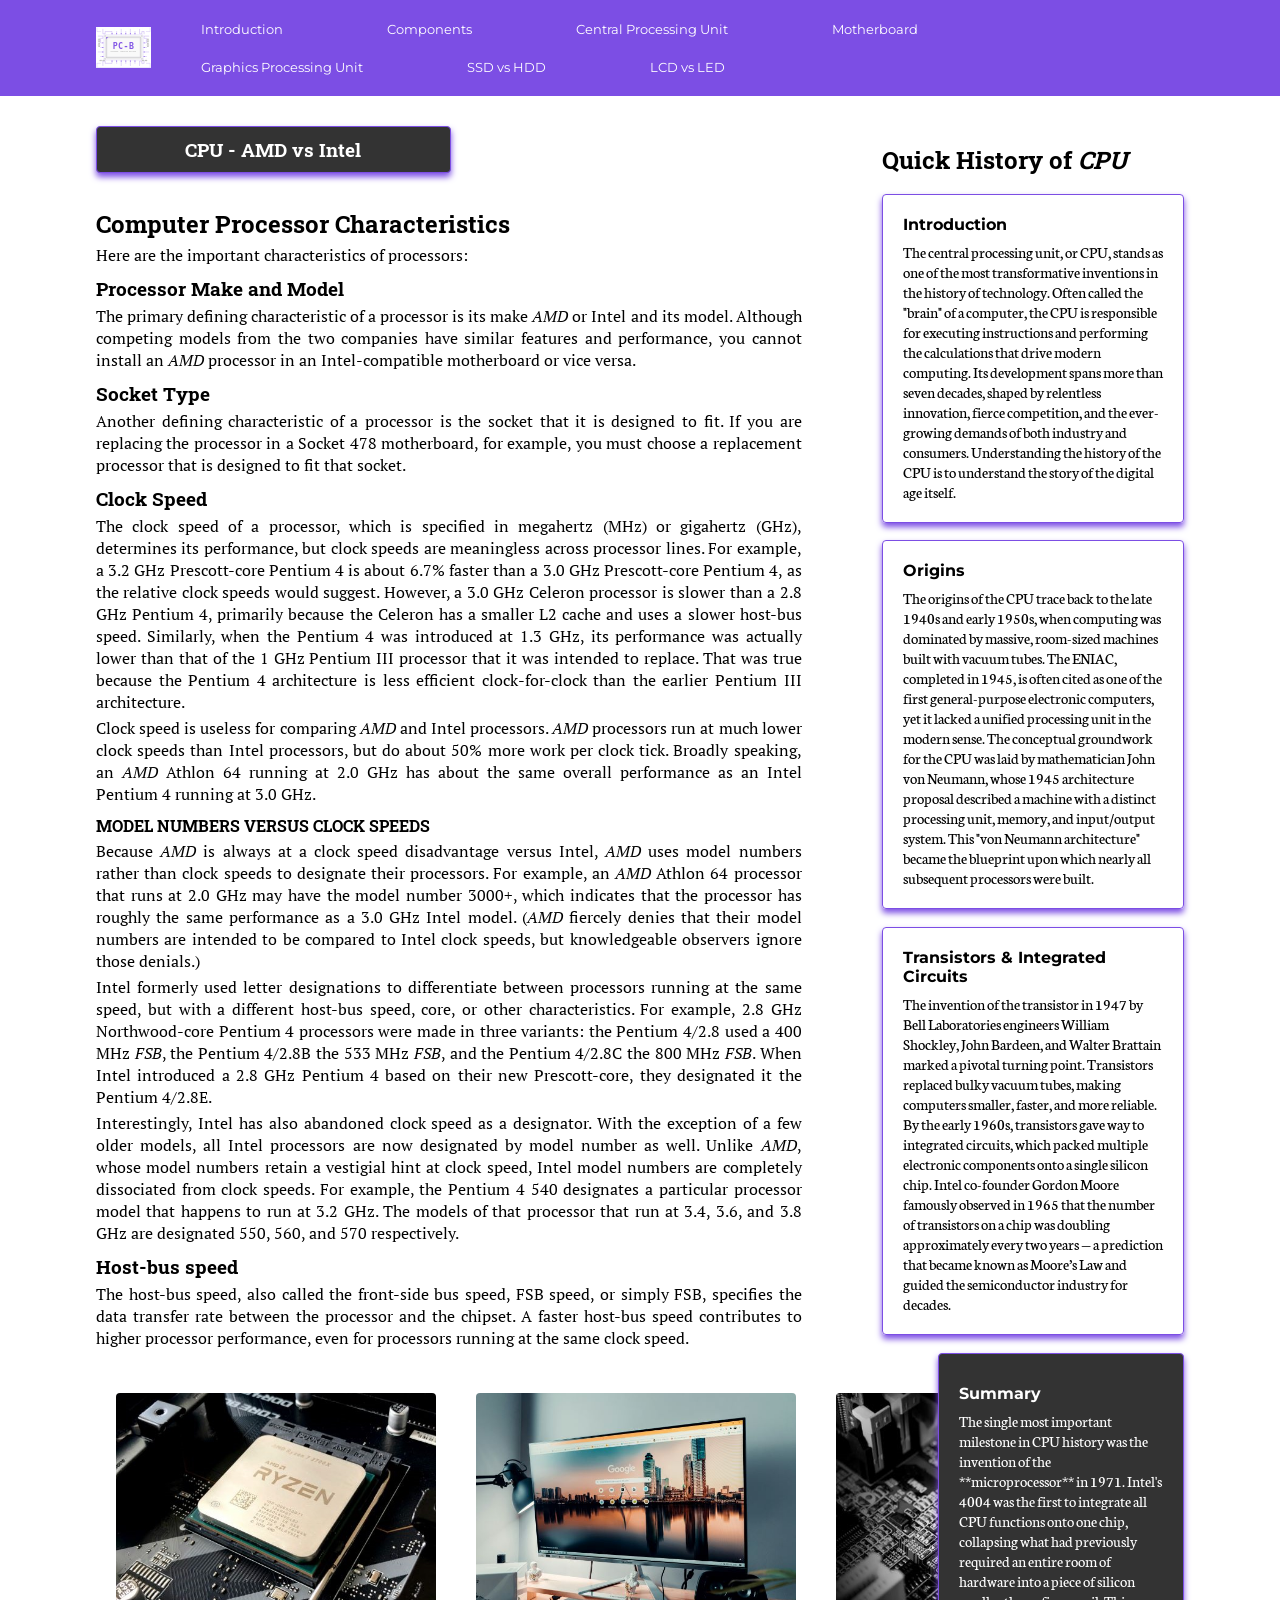
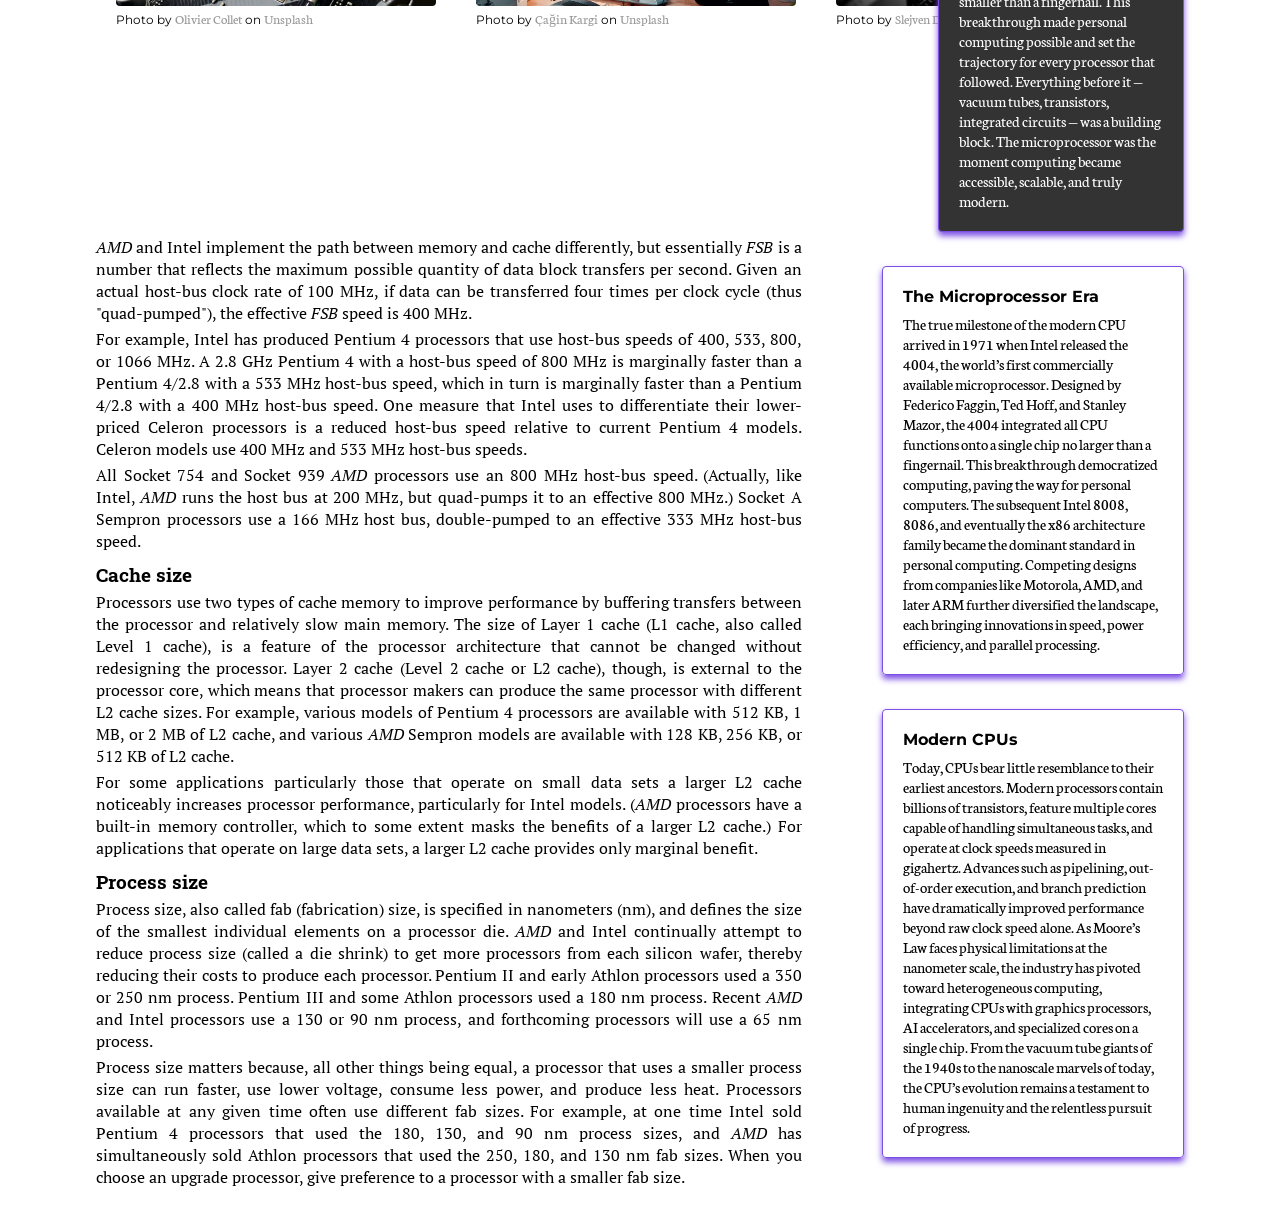
<file: index-4C.html>
<!DOCTYPE html>

<html lang="hr-HR">

<head>
    <meta charset="utf-8">
    <meta name="viewport" content="width=device-width, initial-scale=1">
    <meta name="description" content="Programi obrazovanja">
    <meta name="author" content="Krešimir-Mirko Fiket">
    <meta name="robots" content="index, follow">

    <!--<base href="https://www.naziv.domena">-->

    <title>PC-Builder-AMD-Vs-Intel</title>

    <link rel="icon" type="image/png" href="icons/pc-b-logo.png">
    <link rel="stylesheet" href="style.css">
</head>

<body>
    <header>
        <div class="logo-nav">
            <img src="icons/pcb_logo_120x90.svg" alt="PC-Builder: LOGO" width="55px">
            <nav>
                <ul class="navigation">
                    <li><a href="index.html">Introduction</a></li>

                    <li><a href="index-2A.html">Components</a></li>
                    <!--<ul>
                    <li><a href="index-2A.html">Components - A</a></li>
                    <li><a href="index-2B.html">Components - B</a></li>
                </ul>-->

                    <li><a href="index-3.html">Central Processing Unit</a></li>
                    <!--<ul>
                    <li><a href="index-4A.html">CPU Components</a></li>
                    <li><a href="index-4B.html">CPU Features</a></li>
                    <li><a href="index-4C.html">CPU: AMD vs Intel</a></li>
                </ul>-->

                    <li><a href="index-5.html">Motherboard</a></li>
                    <!--<ul>
                    <li><a href="index-5A.html">Motherboard - Components</a></li>
                    <li><a href="index-5B.html">Motherboard - Functions</a></li>
                </ul>-->

                    <li><a href="index-6.html">Graphics Processing Unit</a></li>
                    <!--<ul>
                    <li><a href="index-6A.html">CPU vs GPU: differences</a></li>
                    <li><a href="index-6B.html">CPU vs GPU: applications</a></li>
                </ul>-->
                    <li><a href="index-7.html">SSD vs HDD</a></li>
                    <li><a href="index-8.html">LCD vs LED</a></li>
                </ul>
            </nav>
        </div>
    </header>

    <article>
        <section>
            <main>
                <h1>CPU - AMD vs Intel</h1>

                <h2>Computer Processor Characteristics</h2>
                <p>Here are the important characteristics of processors:</p>

                <h3>Processor Make and Model</h3>
                <p>The primary defining characteristic of a processor is its make <abbr
                        title="Advanced Micro Devices">AMD</abbr> or
                    Intel and its model. Although competing
                    models from the two companies have similar features and performance, you cannot install an <abbr
                        title="Advanced Micro Devices">AMD</abbr> processor in an
                    Intel-compatible motherboard or vice versa.</p>

                <h3>Socket Type</h3>
                <p>Another defining characteristic of a processor is the socket that it is designed to fit. If you are
                    replacing the
                    processor in a Socket 478 motherboard, for example, you must choose a replacement processor that is
                    designed to
                    fit that socket.</p>

                <h3>Clock Speed</h3>
                <p>The clock speed of a processor, which is specified in megahertz (MHz) or gigahertz (GHz), determines
                    its
                    performance, but clock speeds are meaningless across processor lines. For example, a 3.2 GHz
                    Prescott-core
                    Pentium 4 is about 6.7% faster than a 3.0 GHz Prescott-core Pentium 4, as the relative clock speeds
                    would
                    suggest. However, a 3.0 GHz Celeron processor is slower than a 2.8 GHz Pentium 4, primarily because
                    the
                    Celeron
                    has a smaller L2 cache and uses a slower host-bus speed. Similarly, when the Pentium 4 was
                    introduced at
                    1.3
                    GHz, its performance was actually lower than that of the 1 GHz Pentium III processor that it was
                    intended to
                    replace. That was true because the Pentium 4 architecture is less efficient clock-for-clock than the
                    earlier
                    Pentium III architecture.</p>
                <p>Clock speed is useless for comparing <abbr title="Advanced Micro Devices">AMD</abbr> and Intel
                    processors. <abbr title="Advanced Micro Devices">AMD</abbr> processors run at much lower clock
                    speeds
                    than
                    Intel processors, but do about 50% more work per clock tick. Broadly speaking, an <abbr
                        title="Advanced Micro Devices">AMD</abbr> Athlon 64 running at 2.0
                    GHz has about the same overall performance as an Intel Pentium 4 running at 3.0 GHz.</p>

                <h4>MODEL NUMBERS VERSUS CLOCK SPEEDS</h4>
                <p>Because <abbr title="Advanced Micro Devices">AMD</abbr> is always at a clock speed disadvantage
                    versus
                    Intel,
                    <abbr title="Advanced Micro Devices">AMD</abbr> uses model numbers rather than clock speeds
                    to designate their processors. For example, an <abbr title="Advanced Micro Devices">AMD</abbr>
                    Athlon 64
                    processor that runs at 2.0 GHz may have the model
                    number 3000+, which indicates that the processor has roughly the same performance as a 3.0 GHz Intel
                    model.
                    (<abbr title="Advanced Micro Devices">AMD</abbr>
                    fiercely denies that their model numbers are intended to be compared to Intel clock speeds, but
                    knowledgeable
                    observers ignore those denials.)</p>
                <p>Intel formerly used letter designations to differentiate between processors running at the same
                    speed,
                    but with a
                    different host-bus speed, core, or other characteristics. For example, 2.8 GHz Northwood-core
                    Pentium 4
                    processors were made in three variants: the Pentium 4/2.8 used a 400 MHz <abbr
                        title="Front-Side Bus Speed">FSB</abbr>, the Pentium 4/2.8B the 533 MHz
                    <abbr title="Front-Side Bus Speed">FSB</abbr>, and the Pentium 4/2.8C the 800 MHz <abbr
                        title="Front-Side Bus Speed">FSB</abbr>. When Intel introduced a 2.8 GHz Pentium 4 based on
                    their
                    new
                    Prescott-core, they designated it the Pentium 4/2.8E.</p>
                <p>Interestingly, Intel has also abandoned clock speed as a designator. With the exception of a few
                    older
                    models,
                    all Intel processors are now designated by model number as well. Unlike <abbr
                        title="Advanced Micro Devices">AMD</abbr>, whose model numbers retain a
                    vestigial hint at clock speed, Intel model numbers are completely dissociated from clock speeds. For
                    example,
                    the Pentium 4 540 designates a particular processor model that happens to run at 3.2 GHz. The models
                    of
                    that
                    processor that run at 3.4, 3.6, and 3.8 GHz are designated 550, 560, and 570 respectively.</p>

                <h3>Host-bus speed</h3>
                <p>The host-bus speed, also called the front-side bus speed, FSB speed, or simply FSB, specifies the
                    data
                    transfer
                    rate between the processor and the chipset. A faster host-bus speed contributes to higher processor
                    performance,
                    even for processors running at the same clock speed.</p>

            </main>

            <aside>
                <div class="title">
                    <h2>Quick History of <abbr title="Central Processing Unit">CPU</abbr></h2>
                </div>
                <div class="paragraph">
                    <h4>Introduction</h4>
                    <p>The central processing unit, or CPU, stands as one of the most transformative inventions in the
                        history of technology. Often called the "brain" of a computer, the CPU is responsible for
                        executing instructions and performing the calculations that drive modern computing. Its
                        development spans more than seven decades, shaped by relentless innovation, fierce competition,
                        and the ever-growing demands of both industry and consumers. Understanding the history of the
                        CPU is to understand the story of the digital age itself.</p>
                </div>

                <div class="paragraph">
                    <h4>Origins</h4>
                    <p>The origins of the CPU trace back to the late 1940s and early 1950s, when computing was dominated
                        by massive, room-sized machines built with vacuum tubes. The ENIAC, completed in 1945, is often
                        cited as one of the first general-purpose electronic computers, yet it lacked a unified
                        processing unit in the modern sense. The conceptual groundwork for the CPU was laid by
                        mathematician John von Neumann, whose 1945 architecture proposal described a machine with a
                        distinct processing unit, memory, and input/output system. This "von Neumann architecture"
                        became the blueprint upon which nearly all subsequent processors were built.</p>
                </div>

                <div class="paragraph">
                    <h4>Transistors & Integrated Circuits</h4>
                    <p>The invention of the transistor in 1947 by Bell Laboratories engineers William Shockley, John
                        Bardeen, and Walter Brattain marked a pivotal turning point. Transistors replaced bulky vacuum
                        tubes, making computers smaller, faster, and more reliable. By the early 1960s, transistors gave
                        way to integrated circuits, which packed multiple electronic components onto a single silicon
                        chip. Intel co-founder Gordon Moore famously observed in 1965 that the number of transistors on
                        a chip was doubling approximately every two years — a prediction that became known as Moore’s
                        Law and guided the semiconductor industry for decades.</p>
                </div>
            </aside>
        </section>

        <section>
            <main>
                <div class="container-images">
                    <figure>
                        <img src="images/olivier-collet-JMwCe3w7qKk-unsplash.jpg"
                            alt="central processing unit manufactured by AMD" width="384px">
                        <figcaption>Photo by <a
                                href="https://unsplash.com/@ocollet?utm_source=unsplash&utm_medium=referral&utm_content=creditCopyText"
                                target="_blank">Olivier
                                Collet</a> on
                            <a href="https://unsplash.com/photos/white-and-green-hard-disk-drive-JMwCe3w7qKk?utm_source=unsplash&utm_medium=referral&utm_content=creditCopyText"
                                target="_blank">Unsplash</a>
                        </figcaption>
                    </figure>

                    <figure>
                        <img src="images/cagin-kargi-Ix_NOdOwo70-unsplash.jpg" alt="monitor">
                        <figcaption>Photo by <a
                                href="https://unsplash.com/@caginkargi?utm_source=unsplash&utm_medium=referral&utm_content=creditCopyText"
                                target="_blank">Çağin Kargi</a> on
                            <a href="https://unsplash.com/photos/black-flat-screen-tv-turned-on-near-white-wall-Ix_NOdOwo70?utm_source=unsplash&utm_medium=referral&utm_content=creditCopyText"
                                target="_blank">Unsplash</a>
                        </figcaption>
                    </figure>

                    <figure>
                        <img src="images/slejven-djurakovic-0uXzoEzYZ4I-unsplash.jpg"
                            alt="central processing unit manufactured by Intel" width="384px">
                        <figcaption>Photo by <a
                                href="https://unsplash.com/@slavudin?utm_source=unsplash&utm_medium=referral&utm_content=creditCopyText"
                                target="_blank">Slejven Djurakovic</a> on
                            <a href="https://unsplash.com/photos/intel-computer-processor-in-selective-color-photography-0uXzoEzYZ4I?utm_source=unsplash&utm_medium=referral&utm_content=creditCopyText"
                                target="_blank">Unsplash</a>
                        </figcaption>
                    </figure>
                </div>
            </main>

            <aside>
                <div class="single">
                    <h4>Summary</h4>
                    <p>The single most important milestone in CPU history was the invention of the **microprocessor** in
                        1971. Intel's 4004 was the first to integrate all CPU functions onto one chip, collapsing what
                        had previously required an entire room of hardware into a piece of silicon smaller than a
                        fingernail. This breakthrough made personal computing possible and set the trajectory for every
                        processor that followed. Everything before it — vacuum tubes, transistors, integrated circuits —
                        was a building block. The microprocessor was the moment computing became accessible, scalable,
                        and truly modern.</p>
                </div>
            </aside>
        </section>

        <section>
            <main>
                <p><abbr title="Advanced Micro Devices">AMD</abbr>
                    and
                    Intel
                    implement the path between memory and cache
                    differently, but essentially <abbr title="Front-Side Bus Speed">FSB</abbr> is a number that reflects
                    the
                    maximum
                    possible quantity of data block transfers
                    per second. Given an actual host-bus clock rate of 100 MHz, if data can be transferred four times
                    per
                    clock
                    cycle (thus "quad-pumped"), the effective <abbr title="Front-Side Bus Speed">FSB</abbr> speed is 400
                    MHz.</p>
                <p>For example, Intel has produced Pentium 4 processors that use host-bus speeds of 400, 533, 800, or
                    1066
                    MHz. A
                    2.8 GHz Pentium 4 with a host-bus speed of 800 MHz is marginally faster than a Pentium 4/2.8 with a
                    533
                    MHz
                    host-bus speed, which in turn is marginally faster than a Pentium 4/2.8 with a 400 MHz host-bus
                    speed.
                    One
                    measure that Intel uses to differentiate their lower-priced Celeron processors is a reduced host-bus
                    speed
                    relative to current Pentium 4 models. Celeron models use 400 MHz and 533 MHz host-bus speeds.</p>
                <p>All Socket 754 and Socket 939 <abbr title="Advanced Micro Devices">AMD</abbr> processors use an 800
                    MHz
                    host-bus
                    speed. (Actually, like Intel, <abbr title="Advanced Micro Devices">AMD</abbr> runs the
                    host bus at 200 MHz, but quad-pumps it to an effective 800 MHz.) Socket A Sempron processors use a
                    166
                    MHz host
                    bus, double-pumped to an effective 333 MHz host-bus speed.</p>

                <h3>Cache size</h3>
                <p>Processors use two types of cache memory to improve performance by buffering transfers between the
                    processor and
                    relatively slow main memory. The size of Layer 1 cache (L1 cache, also called Level 1 cache), is a
                    feature of
                    the processor architecture that cannot be changed without redesigning the processor. Layer 2 cache
                    (Level 2
                    cache or L2 cache), though, is external to the processor core, which means that processor makers can
                    produce the
                    same processor with different L2 cache sizes. For example, various models of Pentium 4 processors
                    are
                    available
                    with 512 KB, 1 MB, or 2 MB of L2 cache, and various <abbr title="Advanced Micro Devices">AMD</abbr>
                    Sempron
                    models are available with 128 KB, 256 KB, or 512
                    KB of L2 cache.</p>
                <p>For some applications particularly those that operate on small data sets a larger L2 cache noticeably
                    increases
                    processor performance, particularly for Intel models. (<abbr
                        title="Advanced Micro Devices">AMD</abbr>
                    processors have a built-in memory controller, which
                    to some extent masks the benefits of a larger L2 cache.) For applications that operate on large data
                    sets, a
                    larger L2 cache provides only marginal benefit.</p>

                <h3>Process size</h3>
                <p>Process size, also called fab (fabrication) size, is specified in nanometers (nm), and defines the
                    size
                    of the smallest individual elements on a processor die. <abbr
                        title="Advanced Micro Devices">AMD</abbr>
                    and Intel continually attempt to reduce
                    process size (called a die shrink) to get more processors from each silicon wafer, thereby reducing
                    their costs to produce each processor. Pentium II and early Athlon processors used a 350 or 250 nm
                    process. Pentium III and some Athlon processors used a 180 nm process. Recent <abbr
                        title="Advanced Micro Devices">AMD</abbr> and Intel processors
                    use a 130 or 90 nm process, and forthcoming processors will use a 65 nm process.</p>
                <p>Process size matters because, all other things being equal, a processor that uses a smaller process
                    size
                    can run faster, use lower voltage, consume less power, and produce less heat. Processors available
                    at
                    any given time often use different fab sizes. For example, at one time Intel sold Pentium 4
                    processors
                    that used the 180, 130, and 90 nm process sizes, and <abbr title="Advanced Micro Devices">AMD</abbr>
                    has
                    simultaneously sold Athlon processors that
                    used the 250, 180, and 130 nm fab sizes. When you choose an upgrade processor, give preference to a
                    processor with a smaller fab size.</p>
            </main>

            <aside>
                <div class="paragraph">
                    <h4>The Microprocessor Era</h4>
                    <p>The true milestone of the modern CPU arrived in 1971 when Intel released the 4004, the world’s
                        first commercially available microprocessor. Designed by Federico Faggin, Ted Hoff, and Stanley
                        Mazor, the 4004 integrated all CPU functions onto a single chip no larger than a fingernail.
                        This breakthrough democratized computing, paving the way for personal computers. The subsequent
                        Intel 8008, 8086, and eventually the x86 architecture family became the dominant standard in
                        personal computing. Competing designs from companies like Motorola, AMD, and later ARM further
                        diversified the landscape, each bringing innovations in speed, power efficiency, and parallel
                        processing.</p>
                </div>

                <div class="paragraph">
                    <h4>Modern CPUs</h4>
                    <p>Today, CPUs bear little resemblance to their earliest ancestors. Modern processors contain
                        billions of transistors, feature multiple cores capable of handling simultaneous tasks, and
                        operate at clock speeds measured in gigahertz. Advances such as pipelining, out-of-order
                        execution, and branch prediction have dramatically improved performance beyond raw clock speed
                        alone. As Moore’s Law faces physical limitations at the nanometer scale, the industry has
                        pivoted toward heterogeneous computing, integrating CPUs with graphics processors, AI
                        accelerators, and specialized cores on a single chip. From the vacuum tube giants of the 1940s
                        to the nanoscale marvels of today, the CPU’s evolution remains a testament to human ingenuity
                        and the relentless pursuit of progress.</p>
                </div>
            </aside>
        </section>
    </article>
</body>

</html>
</file>
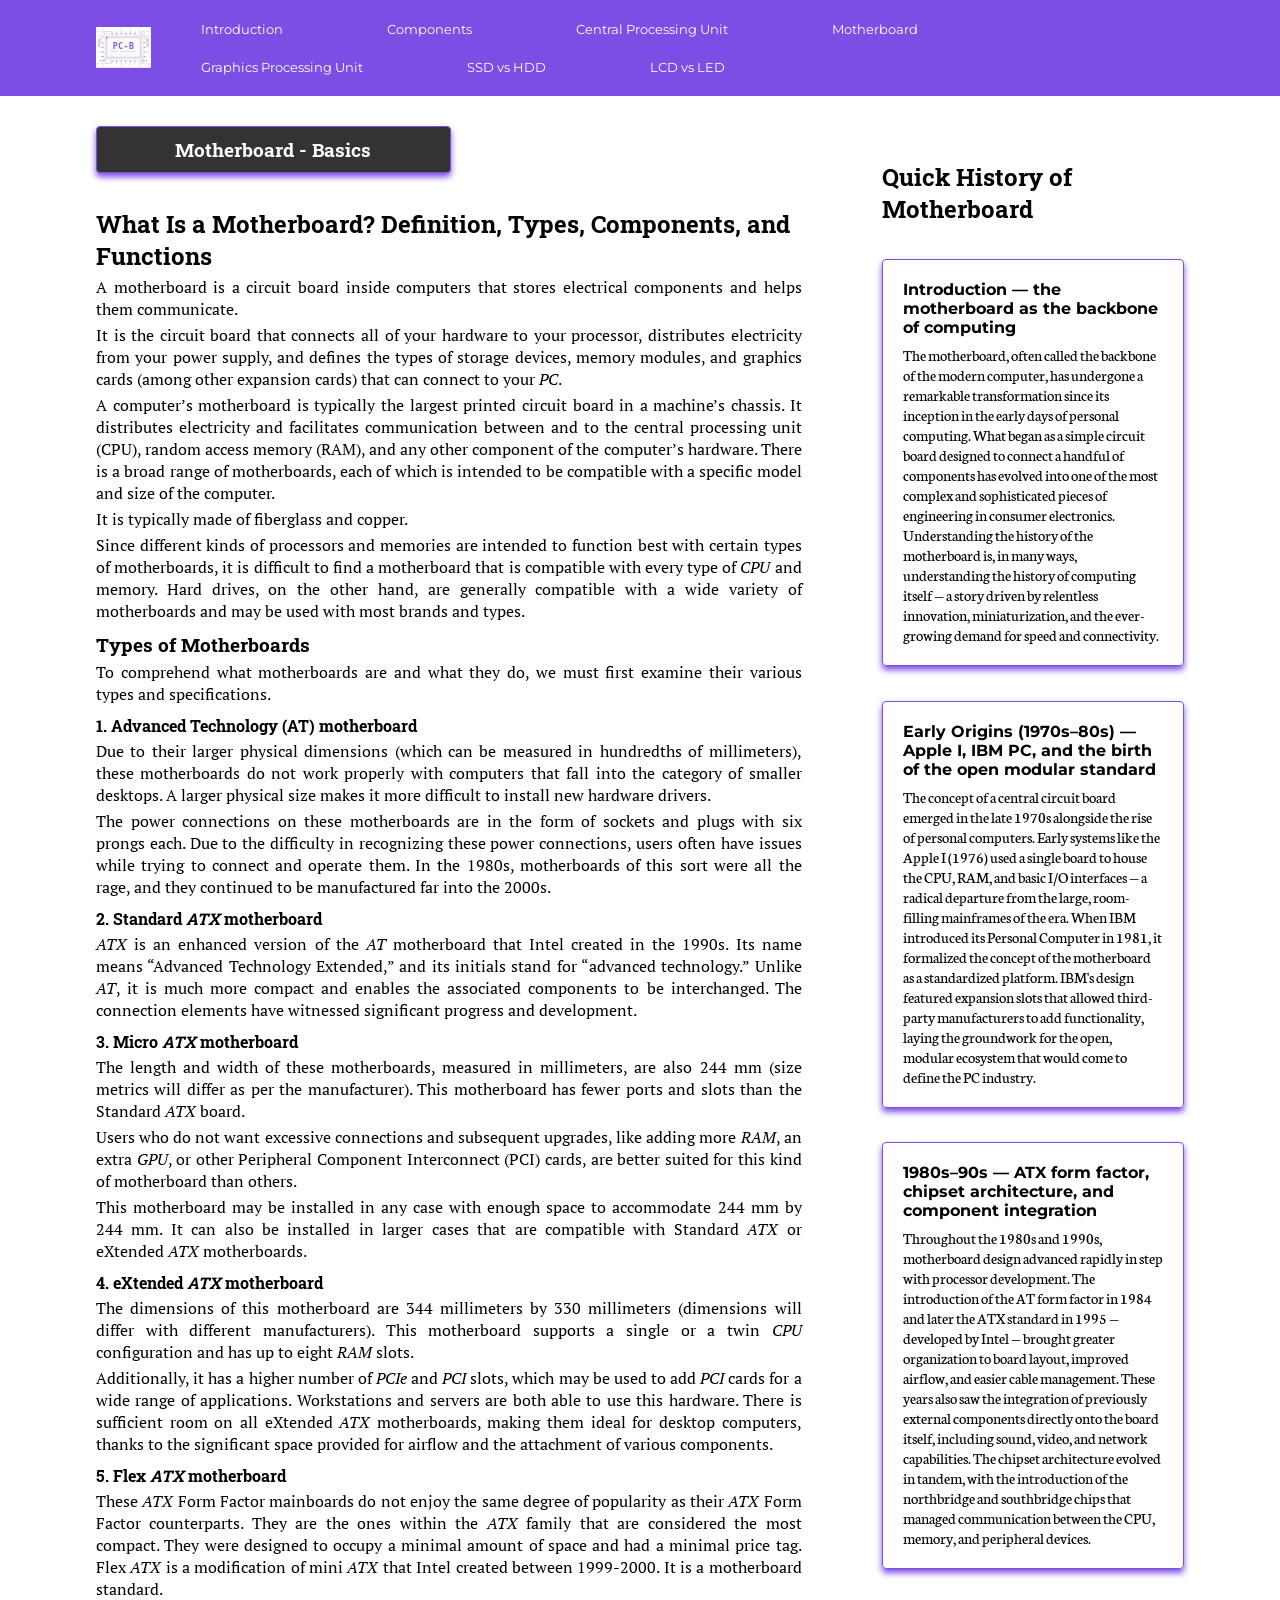
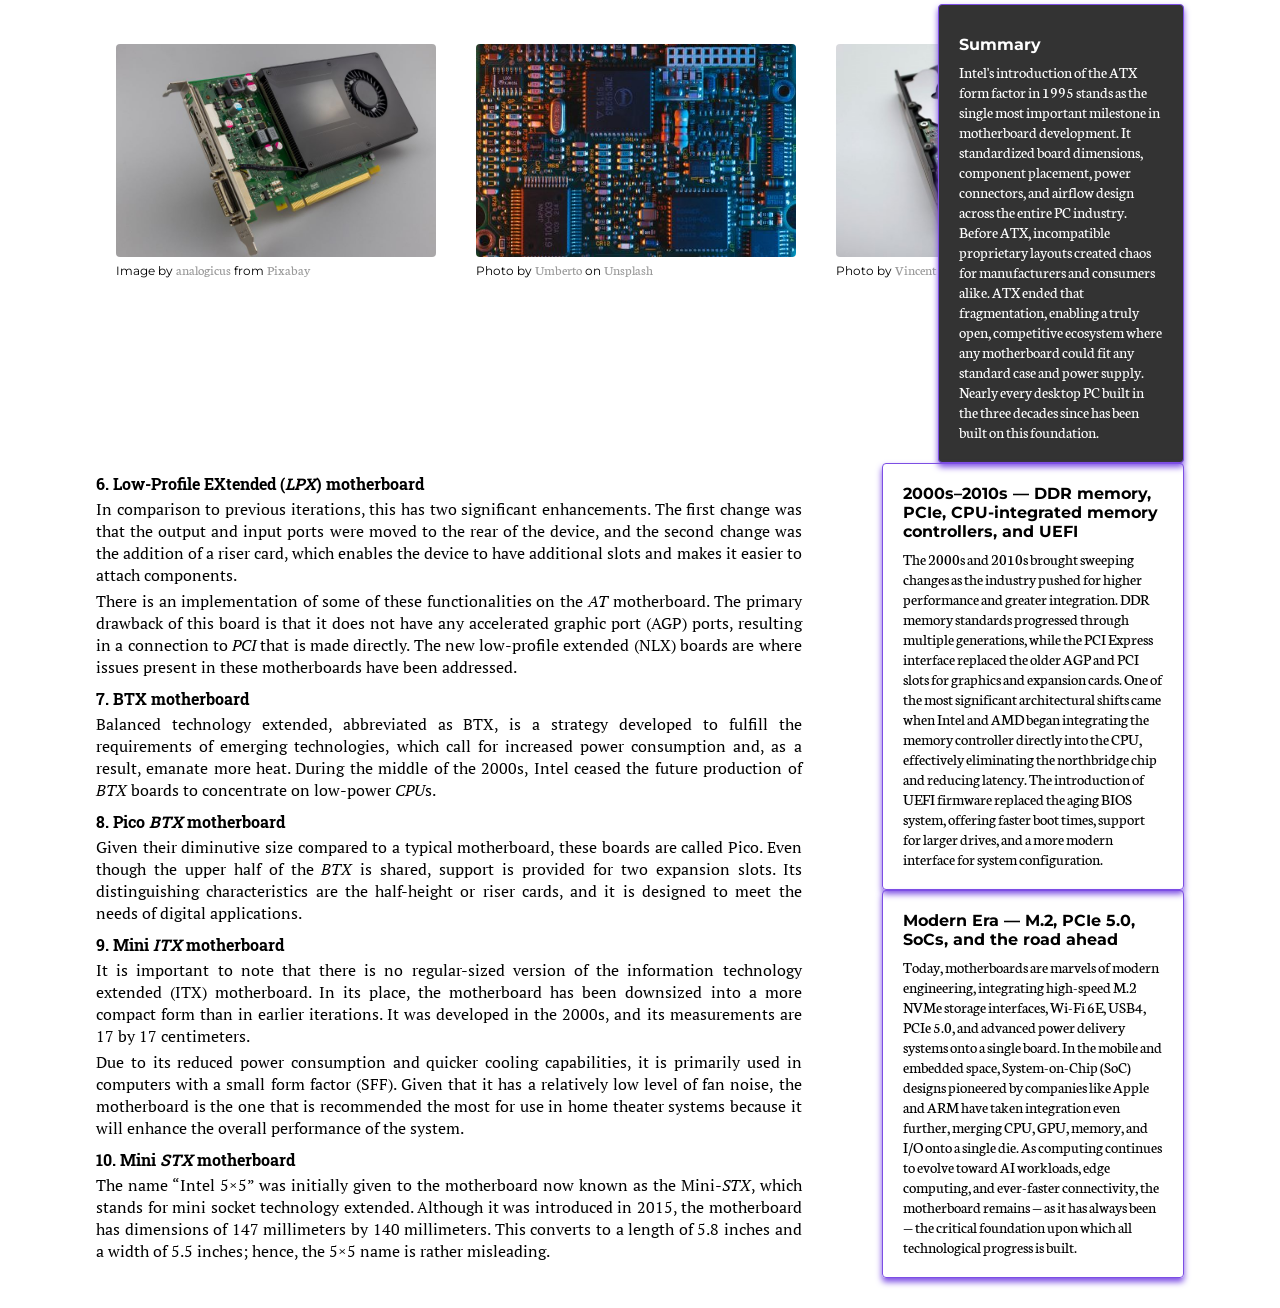
<file: index-5.html>
<!DOCTYPE html>

<html lang="hr-HR">

<head>
    <meta charset="utf-8">
    <meta name="viewport" content="width=device-width, initial-scale=1">
    <meta name="description" content="Programi obrazovanja">
    <meta name="author" content="Krešimir-Mirko Fiket">
    <meta name="robots" content="index, follow">

    <!--<base href="https://www.naziv.domena">-->

    <title>PC-Builder-Select-MOBO</title>

    <link rel="icon" type="image/png" href="icons/pc-b-logo.png">
    <link rel="stylesheet" href="style.css">
</head>

<body>
    <header>
        <div class="logo-nav">
            <img src="icons/pcb_logo_120x90.svg" alt="PC-Builder: LOGO" width="55px">
            <nav>
                <ul class="navigation">
                    <li><a href="index.html">Introduction</a></li>

                    <li><a href="index-2A.html">Components</a></li>
                    <!--<ul>
                    <li><a href="index-2A.html">Components - A</a></li>
                    <li><a href="index-2B.html">Components - B</a></li>
                </ul>-->

                    <li><a href="index-3.html">Central Processing Unit</a></li>
                    <!--<ul>
                    <li><a href="index-4A.html">CPU Components</a></li>
                    <li><a href="index-4B.html">CPU Features</a></li>
                    <li><a href="index-4C.html">CPU: AMD vs Intel</a></li>
                </ul>-->

                    <li><a href="index-5.html">Motherboard</a></li>
                    <!--<ul>
                    <li><a href="index-5A.html">Motherboard - Components</a></li>
                    <li><a href="index-5B.html">Motherboard - Functions</a></li>
                </ul>-->

                    <li><a href="index-6.html">Graphics Processing Unit</a></li>
                    <!--<ul>
                    <li><a href="index-6A.html">CPU vs GPU: differences</a></li>
                    <li><a href="index-6B.html">CPU vs GPU: applications</a></li>
                </ul>-->
                    <li><a href="index-7.html">SSD vs HDD</a></li>
                    <li><a href="index-8.html">LCD vs LED</a></li>
                </ul>
            </nav>
        </div>
    </header>

    <article>
        <section>
            <main>
                <h1>Motherboard - Basics</h1>

                <h2>What Is a Motherboard? Definition, Types, Components, and Functions</h2>
                <p>A motherboard is a circuit board inside computers that stores electrical components and helps them
                    communicate.</p>
                <p>It is the circuit board that connects all of your hardware to your processor, distributes electricity
                    from your power supply, and defines the types of storage devices, memory modules, and graphics cards
                    (among other expansion cards) that can connect to your <abbr title="Personal Computer">PC</abbr>.
                </p>
                <p>A computer’s motherboard is typically the largest printed circuit board in a machine’s chassis. It
                    distributes electricity and facilitates communication between and to the central processing unit
                    (CPU),
                    random access memory (RAM), and any other component of the computer’s hardware. There is a broad
                    range
                    of motherboards, each of which is intended to be compatible with a specific model and size of the
                    computer.</p>
                <p>It is typically made of fiberglass and copper.</p>
                <p>Since different kinds of processors and memories are intended to function best with certain types of
                    motherboards, it is difficult to find a motherboard that is compatible with every type of <abbr
                        title="Central Processing Unit">CPU</abbr> and
                    memory. Hard drives, on the other hand, are generally compatible with a wide variety of motherboards
                    and
                    may be used with most brands and types.</p>

                <h3>Types of Motherboards</h3>
                <p>To comprehend what motherboards are and what they do, we must first examine their various types and
                    specifications.</p>

                <h4>1. Advanced Technology (AT) motherboard</h4>
                <p>Due to their larger physical dimensions (which can be measured in hundredths of millimeters), these
                    motherboards do not work properly with computers that fall into the category of smaller desktops. A
                    larger physical size makes it more difficult to install new hardware drivers.</p>
                <p>The power connections on these motherboards are in the form of sockets and plugs with six prongs
                    each.
                    Due to the difficulty in recognizing these power connections, users often have issues while trying
                    to
                    connect and operate them. In the 1980s, motherboards of this sort were all the rage, and they
                    continued
                    to be manufactured far into the 2000s.</p>

                <h4>2. Standard <abbr title="Advanced Technology eXtended">ATX</abbr> motherboard</h4>
                <p><abbr title="Advanced Technology eXtended">ATX</abbr> is an enhanced version of the <abbr
                        title="Advanced Technology">AT</abbr> motherboard that Intel created in the 1990s. Its name
                    means
                    “Advanced Technology Extended,” and its initials stand for “advanced technology.” Unlike <abbr
                        title="Advanced Technology">AT</abbr>, it is much
                    more compact and enables the associated components to be interchanged. The connection elements have
                    witnessed significant progress and development.</p>

                <h4>3. Micro <abbr title="Advanced Technology eXtended">ATX</abbr> motherboard</h4>
                <p>The length and width of these motherboards, measured in millimeters, are also 244 mm (size metrics
                    will
                    differ as per the manufacturer). This motherboard has fewer ports and slots than the Standard <abbr
                        title="Advanced Technology eXtended">ATX</abbr> board.
                </p>
                <p>Users who do not want excessive connections and subsequent upgrades, like adding more <abbr
                        title="Random Access Memory">RAM</abbr>, an extra <abbr
                        title="Graphics Processing Unit">GPU</abbr>,
                    or other Peripheral Component Interconnect (PCI) cards, are better suited for this kind of
                    motherboard
                    than others. </p>
                <p>This motherboard may be installed in any case with enough space to accommodate 244 mm by 244 mm. It
                    can
                    also be installed in larger cases that are compatible with Standard <abbr
                        title="Advanced Technology eXtended">ATX</abbr> or eXtended <abbr
                        title="Advanced Technology eXtended">ATX</abbr> motherboards.
                </p>

                <h4>4. eXtended <abbr title="Advanced Technology eXtended">ATX</abbr> motherboard</h4>
                <p>The dimensions of this motherboard are 344 millimeters by 330 millimeters (dimensions will differ
                    with
                    different manufacturers). This motherboard supports a single or a twin <abbr
                        title="Central Processing Unit">CPU</abbr> configuration and has up to
                    eight <abbr title="Random Access Memory">RAM</abbr> slots. </p>
                <p>Additionally, it has a higher number of <abbr
                        title="Peripheral Component Interconnect express">PCIe</abbr> and <abbr
                        title="Peripheral Component Interconnect">PCI</abbr>
                    slots, which may be used to
                    add <abbr title="Peripheral Component Interconnect">PCI</abbr> cards for a wide range of
                    applications.
                    Workstations and servers are both able to use this
                    hardware. There is sufficient room on all eXtended <abbr
                        title="Advanced Technology eXtended">ATX</abbr>
                    motherboards, making them ideal for desktop computers,
                    thanks to the significant space provided for airflow and the attachment of various components.</p>

                <h4>5. Flex <abbr title="Advanced Technology eXtended">ATX</abbr> motherboard</h4>
                <p>These <abbr title="Advanced Technology eXtended">ATX</abbr> Form Factor mainboards do not enjoy the
                    same
                    degree of popularity as their <abbr title="Advanced Technology eXtended">ATX</abbr> Form Factor
                    counterparts. They are the ones within the <abbr title="Advanced Technology eXtended">ATX</abbr>
                    family
                    that are considered the most compact. They were
                    designed to occupy a minimal amount of space and had a minimal price tag. Flex <abbr
                        title="Advanced Technology eXtended">ATX</abbr> is a modification of
                    mini <abbr title="Advanced Technology eXtended">ATX</abbr> that Intel created between 1999-2000. It
                    is a
                    motherboard standard.</p>
            </main>

            <aside>
                <div class="title">
                    <h2>Quick History of Motherboard</h2>
                </div>
                <div class="paragraph">
                    <h4>Introduction — the motherboard as the backbone of computing</h4>
                    <p>The motherboard, often called the backbone of the modern computer, has undergone a remarkable
                        transformation since its inception in the early days of personal computing. What began as a
                        simple circuit board designed to connect a handful of components has evolved into one of the
                        most complex and sophisticated pieces of engineering in consumer electronics. Understanding the
                        history of the motherboard is, in many ways, understanding the history of computing itself — a
                        story driven by relentless innovation, miniaturization, and the ever-growing demand for speed
                        and connectivity.</p>
                </div>

                <div class="paragraph">
                    <h4>Early Origins (1970s–80s) — Apple I, IBM PC, and the birth of the open modular standard</h4>
                    <p>The concept of a central circuit board emerged in the late 1970s alongside the rise of personal
                        computers. Early systems like the Apple I (1976) used a single board to house the CPU, RAM, and
                        basic I/O interfaces — a radical departure from the large, room-filling mainframes of the era.
                        When IBM introduced its Personal Computer in 1981, it formalized the concept of the motherboard
                        as a standardized platform. IBM's design featured expansion slots that allowed third-party
                        manufacturers to add functionality, laying the groundwork for the open, modular ecosystem that
                        would come to define the PC industry.</p>
                </div>

                <div class="paragraph">
                    <h4>1980s–90s — ATX form factor, chipset architecture, and component integration</h4>
                    <p>Throughout the 1980s and 1990s, motherboard design advanced rapidly in step with processor
                        development. The introduction of the AT form factor in 1984 and later the ATX standard in 1995 —
                        developed by Intel — brought greater organization to board layout, improved airflow, and easier
                        cable management. These years also saw the integration of previously external components
                        directly onto the board itself, including sound, video, and network capabilities. The chipset
                        architecture evolved in tandem, with the introduction of the northbridge and southbridge chips
                        that managed communication between the CPU, memory, and peripheral devices.</p>
                </div>
            </aside>
        </section>

        <section>
            <main>
                <div class="container-images">
                    <figure>
                        <img src="images/VIDEO-CARD_analogicus-graphics-card-6995934_1920.jpg"
                            alt="graphics card">
                        <figcaption>Image by <a
                                href="https://pixabay.com/users/analogicus-8164369/?utm_source=link-attribution&utm_medium=referral&utm_campaign=image&utm_content=6995934"
                                target="_blank">analogicus</a>
                            from
                            <a href="https://pixabay.com//?utm_source=link-attribution&utm_medium=referral&utm_campaign=image&utm_content=6995934"
                                target="_blank">Pixabay</a>
                        </figcaption>
                    </figure>

                    <figure>
                        <img src="images/umberto-jXd2FSvcRr8-unsplash.jpg" alt="motherboard">
                        <figcaption>Photo by <a
                                href="https://unsplash.com/@umby?utm_source=unsplash&utm_medium=referral&utm_content=creditCopyText"
                                target="_blank">Umberto</a> on
                            <a href="https://unsplash.com/photos/blue-circuit-board-jXd2FSvcRr8?utm_source=unsplash&utm_medium=referral&utm_content=creditCopyText"
                                target="_blank">Unsplash</a>
                        </figcaption>
                    </figure>

                    <figure>
                        <img src="images/vincent-botta-wYD_wfifJVs-unsplash.jpg" alt="hard disk drive">
                        <figcaption>Photo by <a
                                href="https://unsplash.com/@0asa?utm_source=unsplash&utm_medium=referral&utm_content=creditCopyText"
                                target="_blank">Vincent Botta</a> on
                            <a href="https://unsplash.com/photos/black-and-gray-internal-hdd-wYD_wfifJVs?utm_source=unsplash&utm_medium=referral&utm_content=creditCopyText"
                                target="_blank">Unsplash</a>
                        </figcaption>
                    </figure>
                </div>
            </main>
            <aside>
                <div class="single">
                    <h4>Summary</h4>
                    <p>Intel's introduction of the ATX form factor in 1995 stands as the single most important milestone
                        in motherboard development. It standardized board dimensions, component placement, power
                        connectors, and airflow design across the entire PC industry. Before ATX, incompatible
                        proprietary layouts created chaos for manufacturers and consumers alike. ATX ended that
                        fragmentation, enabling a truly open, competitive ecosystem where any motherboard could fit any
                        standard case and power supply. Nearly every desktop PC built in the three decades since has
                        been built on this foundation.</p>
                </div>
            </aside>
        </section>

        <section>
            <main>
                <h4>6. Low-Profile EXtended (<abbr title="Low Profile eXtended">LPX</abbr>) motherboard</h4>
                <p>In comparison to previous iterations, this has two significant enhancements. The first change was
                    that
                    the output and input ports were moved to the rear of the device, and the second change was the
                    addition
                    of a riser card, which enables the device to have additional slots and makes it easier to attach
                    components.</p>
                <p>There is an implementation of some of these functionalities on the <abbr
                        title="Advanced Technology">AT</abbr> motherboard. The primary drawback
                    of this board is that it does not have any accelerated graphic port (AGP) ports, resulting in a
                    connection to <abbr title="Peripheral Component Interconnect">PCI</abbr> that is made directly. The
                    new
                    low-profile extended (NLX) boards are where issues
                    present in these motherboards have been addressed.</p>

                <h4>7. BTX motherboard</h4>
                <p>Balanced technology extended, abbreviated as BTX, is a strategy developed to fulfill the requirements
                    of
                    emerging technologies, which call for increased power consumption and, as a result, emanate more
                    heat.
                    During the middle of the 2000s, Intel ceased the future production of <abbr
                        title="Balanced Technology eXtended">BTX</abbr> boards to concentrate on
                    low-power <abbr title="Central Processing Unit">CPU</abbr>s.</p>

                <h4>8. Pico <abbr title="Balanced Technology eXtended">BTX</abbr> motherboard</h4>
                <p>Given their diminutive size compared to a typical motherboard, these boards are called Pico. Even
                    though
                    the upper half of the <abbr title="Balanced Technology eXtended">BTX</abbr> is shared, support is
                    provided for two expansion slots. Its distinguishing
                    characteristics are the half-height or riser cards, and it is designed to meet the needs of digital
                    applications.</p>

                <h4>9. Mini <abbr title="Information Technology eXtended">ITX</abbr> motherboard</h4>
                <p>It is important to note that there is no regular-sized version of the information technology extended
                    (ITX) motherboard. In its place, the motherboard has been downsized into a more compact form than in
                    earlier iterations. It was developed in the 2000s, and its measurements are 17 by 17 centimeters.
                </p>
                <p>Due to its reduced power consumption and quicker cooling capabilities, it is primarily used in
                    computers
                    with a small form factor (SFF). Given that it has a relatively low level of fan noise, the
                    motherboard
                    is the one that is recommended the most for use in home theater systems because it will enhance the
                    overall performance of the system. </p>

                <h4>10. Mini <abbr title="Socket Technology eXtended">STX</abbr> motherboard</h4>
                <p>The name “Intel 5×5” was initially given to the motherboard now known as the Mini-<abbr
                        title="Socket Technology eXtended">STX</abbr>, which stands for
                    mini socket technology extended. Although it was introduced in 2015, the motherboard has dimensions
                    of
                    147 millimeters by 140 millimeters. This converts to a length of 5.8 inches and a width of 5.5
                    inches;
                    hence, the 5×5 name is rather misleading. </p>
            </main>

            <aside>
                <div class="paragraph">
                    <h4>2000s–2010s — DDR memory, PCIe, CPU-integrated memory controllers, and UEFI</h4>
                    <p>The 2000s and 2010s brought sweeping changes as the industry pushed for higher performance and
                        greater integration. DDR memory standards progressed through multiple generations, while the PCI
                        Express interface replaced the older AGP and PCI slots for graphics and expansion cards. One of
                        the most significant architectural shifts came when Intel and AMD began integrating the memory
                        controller directly into the CPU, effectively eliminating the northbridge chip and reducing
                        latency. The introduction of UEFI firmware replaced the aging BIOS system, offering faster boot
                        times, support for larger drives, and a more modern interface for system configuration.</p>
                </div>

                <div class="paragraph">
                    <h4>Modern Era — M.2, PCIe 5.0, SoCs, and the road ahead</h4>
                    <p>Today, motherboards are marvels of modern engineering, integrating high-speed M.2 NVMe storage
                        interfaces, Wi-Fi 6E, USB4, PCIe 5.0, and advanced power delivery systems onto a single board.
                        In the mobile and embedded space, System-on-Chip (SoC) designs pioneered by companies like Apple
                        and ARM have taken integration even further, merging CPU, GPU, memory, and I/O onto a single
                        die. As computing continues to evolve toward AI workloads, edge computing, and ever-faster
                        connectivity, the motherboard remains — as it has always been — the critical foundation upon
                        which all technological progress is built.</p>
                </div>
            </aside>
        </section>
    </article>
</body>

</html>
</file>
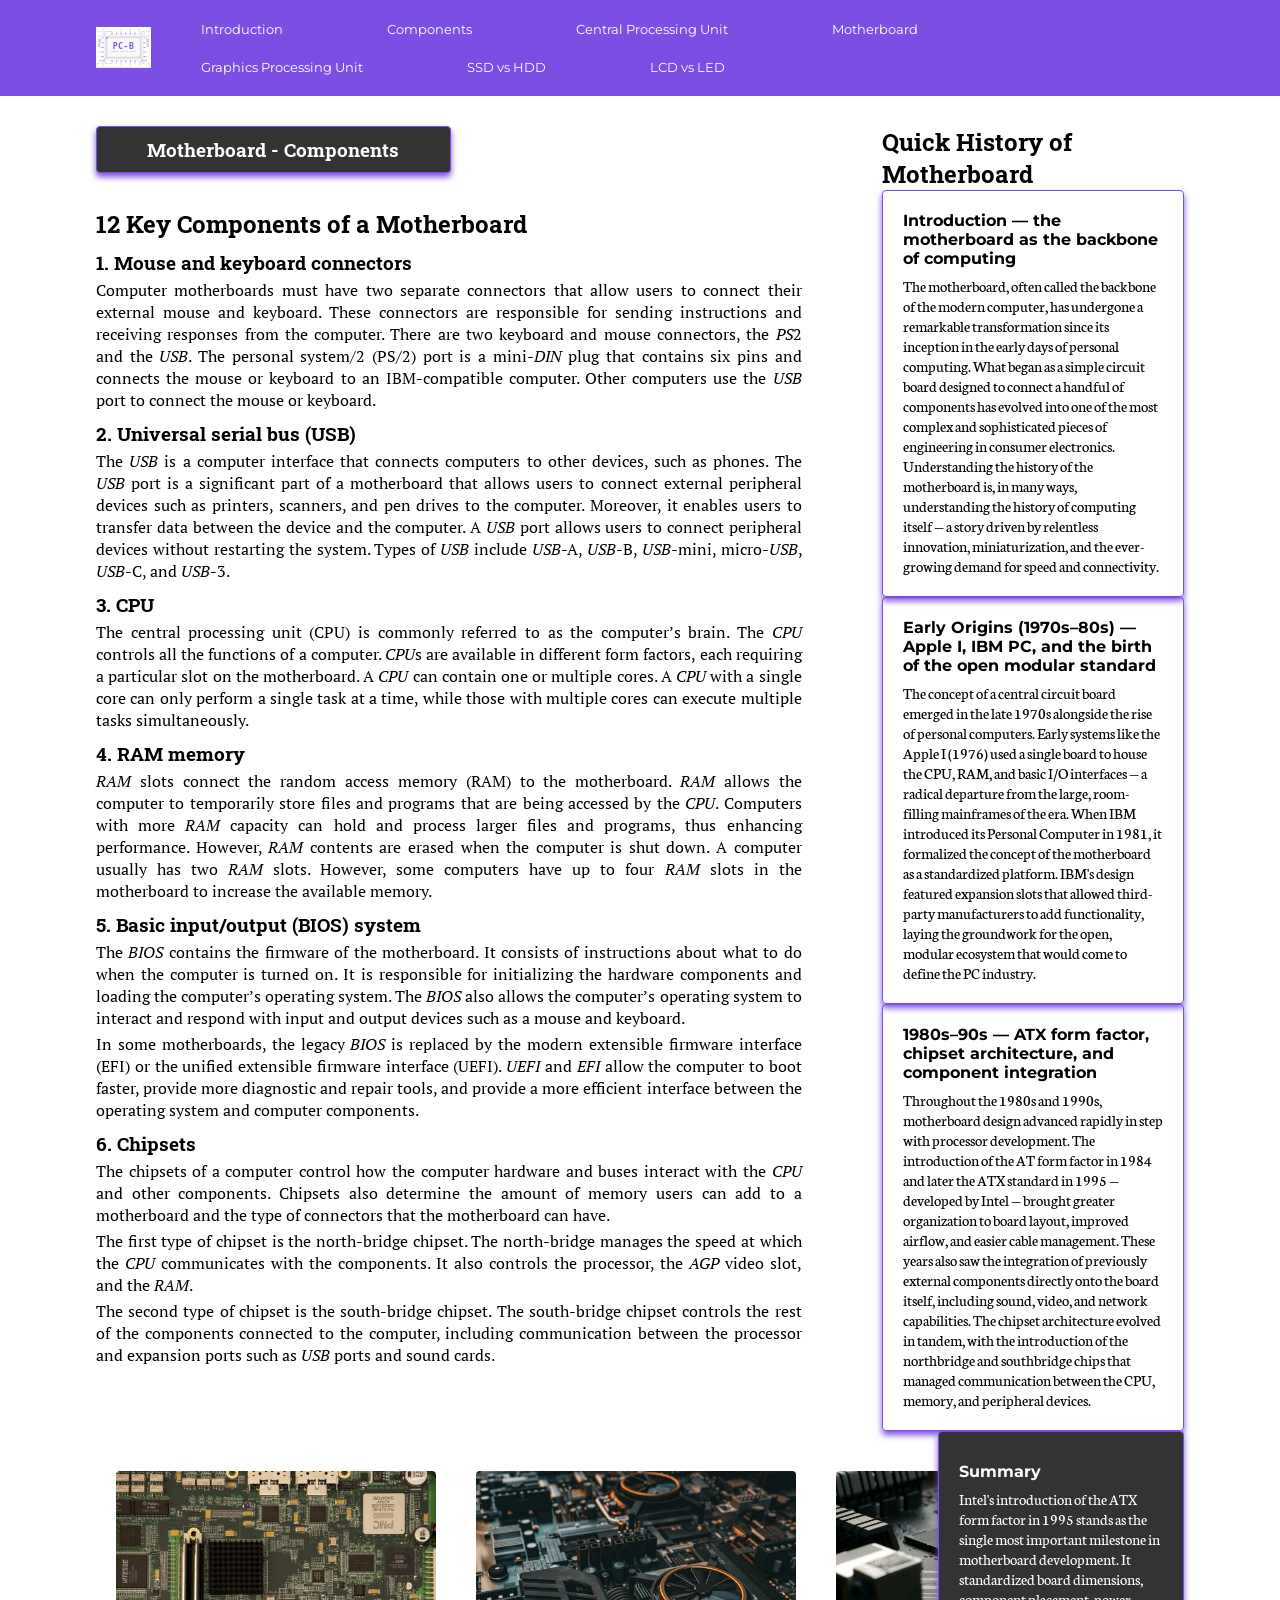
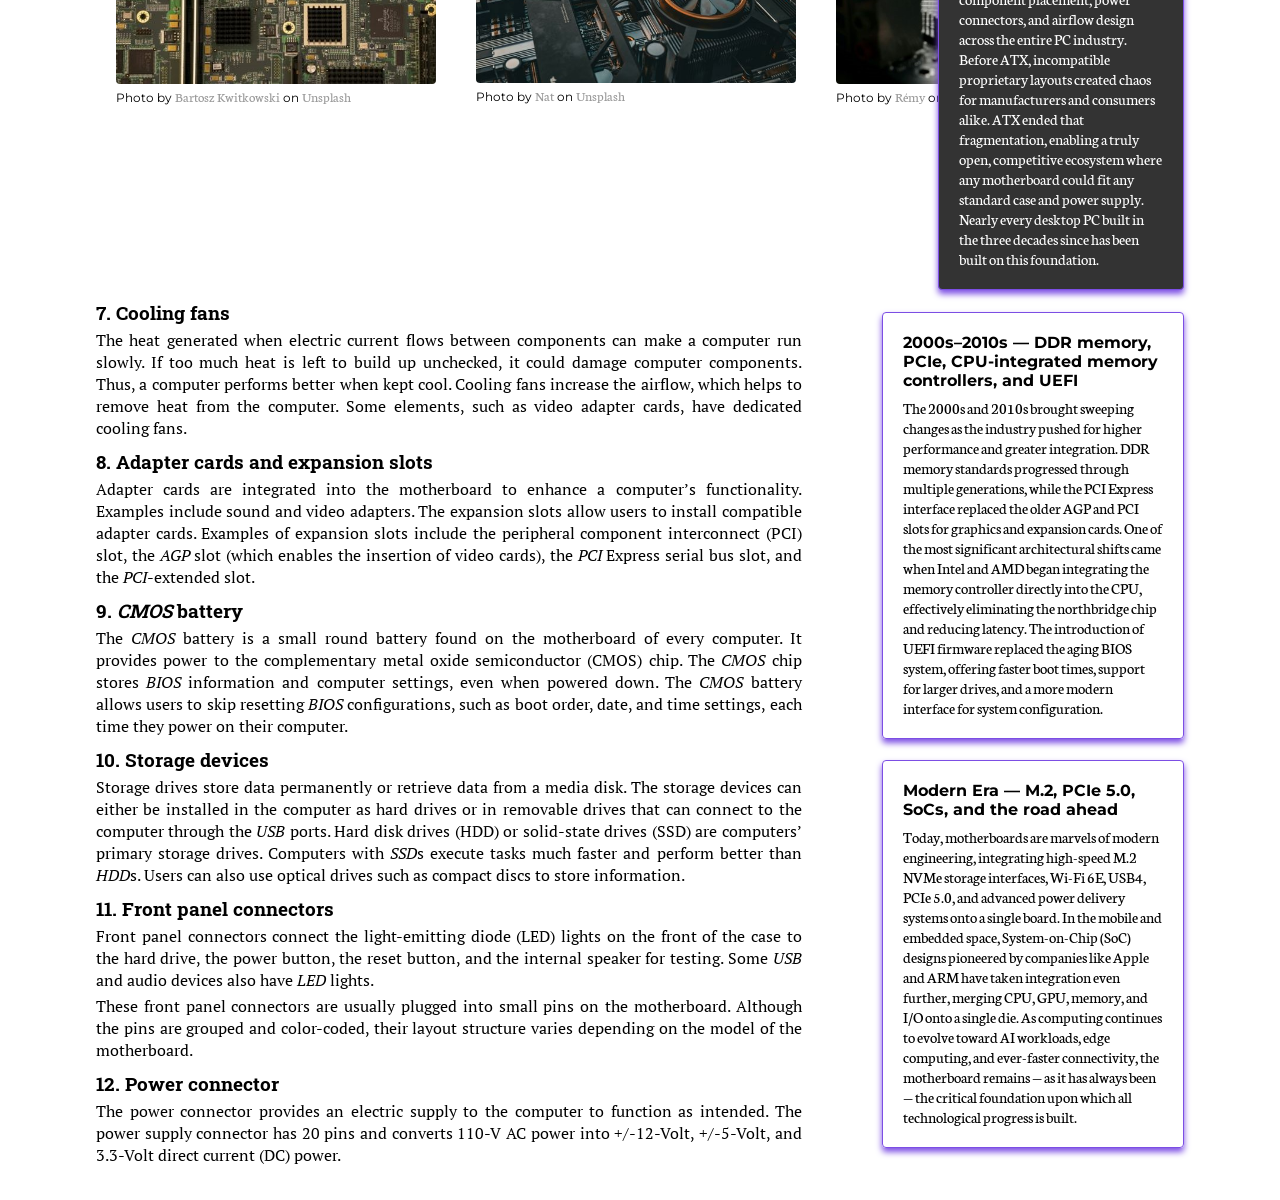
<file: index-5A.html>
<!DOCTYPE html>

<html lang="hr-HR">

<head>
    <meta charset="utf-8">
    <meta name="viewport" content="width=device-width, initial-scale=1">
    <meta name="description" content="Programi obrazovanja">
    <meta name="author" content="Krešimir-Mirko Fiket">
    <meta name="robots" content="index, follow">

    <!--<base href="https://www.naziv.domena">-->

    <title>PC-Builder-MOBO-Components</title>

    <link rel="icon" type="image/png" href="icons/pc-b-logo.png">
    <link rel="stylesheet" href="style.css">
</head>

<body>
    <header>
        <div class="logo-nav">
            <img src="icons/pcb_logo_120x90.svg" alt="PC-Builder: LOGO" width="55px">
            <nav>
                <ul class="navigation">
                    <li><a href="index.html">Introduction</a></li>

                    <li><a href="index-2A.html">Components</a></li>
                    <!--<ul>
                    <li><a href="index-2A.html">Components - A</a></li>
                    <li><a href="index-2B.html">Components - B</a></li>
                </ul>-->

                    <li><a href="index-3.html">Central Processing Unit</a></li>
                    <!--<ul>
                    <li><a href="index-4A.html">CPU Components</a></li>
                    <li><a href="index-4B.html">CPU Features</a></li>
                    <li><a href="index-4C.html">CPU: AMD vs Intel</a></li>
                </ul>-->

                    <li><a href="index-5.html">Motherboard</a></li>
                    <!--<ul>
                    <li><a href="index-5A.html">Motherboard - Components</a></li>
                    <li><a href="index-5B.html">Motherboard - Functions</a></li>
                </ul>-->

                    <li><a href="index-6.html">Graphics Processing Unit</a></li>
                    <!--<ul>
                    <li><a href="index-6A.html">CPU vs GPU: differences</a></li>
                    <li><a href="index-6B.html">CPU vs GPU: applications</a></li>
                </ul>-->
                    <li><a href="index-7.html">SSD vs HDD</a></li>
                    <li><a href="index-8.html">LCD vs LED</a></li>
                </ul>
            </nav>
        </div>
    </header>

    <article>
        <section>
            <main>
                <h1>Motherboard - Components</h1>

                <h2>12 Key Components of a Motherboard</h2>

                <h3>1. Mouse and keyboard connectors</h3>
                <p>Computer motherboards must have two separate connectors that allow users to connect their external
                    mouse
                    and keyboard. These connectors are responsible for sending instructions and receiving responses from
                    the
                    computer. There are two keyboard and mouse connectors, the <abbr title="Personal System">PS</abbr>2
                    and
                    the <abbr title="Universal Serial Bus">USB</abbr>. The personal system/2 (PS/2)
                    port is a mini-<abbr title="Deutsches Institut für Normung">DIN</abbr> plug that contains six pins
                    and
                    connects the mouse or keyboard to an IBM-compatible
                    computer. Other computers use the <abbr title="Universal Serial Bus">USB</abbr> port to connect the
                    mouse or keyboard.</p>

                <h3>2. Universal serial bus (USB)</h3>
                <p>The <abbr title="Universal Serial Bus">USB</abbr> is a computer interface that connects computers to
                    other devices, such as phones. The <abbr title="Universal Serial Bus">USB</abbr> port is
                    a significant part of a motherboard that allows users to connect external peripheral devices such as
                    printers, scanners, and pen drives to the computer. Moreover, it enables users to transfer data
                    between
                    the device and the computer. A <abbr title="Universal Serial Bus">USB</abbr> port allows users to
                    connect peripheral devices without restarting
                    the system. Types of <abbr title="Universal Serial Bus">USB</abbr> include <abbr
                        title="Universal Serial Bus">USB</abbr>-A, <abbr title="Universal Serial Bus">USB</abbr>-B,
                    <abbr title="Universal Serial Bus">USB</abbr>-mini, micro-<abbr
                        title="Universal Serial Bus">USB</abbr>,
                    <abbr title="Universal Serial Bus">USB</abbr>-C, and <abbr
                        title="Universal Serial Bus">USB</abbr>-3.
                </p>

                <h3>3. CPU</h3>
                <p>The central processing unit (CPU) is commonly referred to as the computer’s brain. The <abbr
                        title="Central Processing Unit">CPU</abbr> controls all
                    the functions of a computer. <abbr title="Central Processing Unit">CPU</abbr>s are available in
                    different form factors, each requiring a particular
                    slot on the motherboard. A <abbr title="Central Processing Unit">CPU</abbr> can contain one or
                    multiple
                    cores. A <abbr title="Central Processing Unit">CPU</abbr> with a single core can only
                    perform a single task at a time, while those with multiple cores can execute multiple tasks
                    simultaneously.</p>

                <h3>4. RAM memory</h3>
                <p><abbr title="Random Acess Memory">RAM</abbr> slots connect the random access memory (RAM) to the
                    motherboard. <abbr title="Random Acess Memory">RAM</abbr> allows the computer to
                    temporarily store files and programs that are being accessed by the <abbr
                        title="Central Processing Unit">CPU</abbr>. Computers with more <abbr
                        title="Random Acess Memory">RAM</abbr>
                    capacity can hold and process larger files and programs, thus enhancing performance. However, <abbr
                        title="Random Acess Memory">RAM</abbr>
                    contents are erased when the computer is shut down. A computer usually has two <abbr
                        title="Random Acess Memory">RAM</abbr> slots. However, some
                    computers have up to four <abbr title="Random Acess Memory">RAM</abbr> slots in the motherboard to
                    increase the available memory.</p>

                <h3>5. Basic input/output (BIOS) system</h3>
                <p>The <abbr title="Basic Input / Output System">BIOS</abbr> contains the firmware of the motherboard.
                    It
                    consists of instructions about what to do when the
                    computer is turned on. It is responsible for initializing the hardware components and loading the
                    computer’s operating system. The <abbr title="Basic Input / Output System">BIOS</abbr> also allows
                    the
                    computer’s operating system to interact and
                    respond with input and output devices such as a mouse and keyboard.</p>
                <p>In some motherboards, the legacy <abbr title="Basic Input / Output System">BIOS</abbr> is replaced by
                    the
                    modern extensible firmware interface (EFI) or
                    the unified extensible firmware interface (UEFI). <abbr
                        title="Unified Extensible Firmware Interface">UEFI</abbr> and <abbr
                        title="Extensible Firmware Interface">EFI</abbr> allow the computer to boot faster,
                    provide more diagnostic and repair tools, and provide a more efficient interface between the
                    operating
                    system and computer components.</p>

                <h3>6. Chipsets</h3>
                <p>The chipsets of a computer control how the computer hardware and buses interact with the <abbr
                        title="Central Processing Unit">CPU</abbr> and other
                    components. Chipsets also determine the amount of memory users can add to a motherboard and the type
                    of
                    connectors that the motherboard can have.</p>
                <p>The first type of chipset is the north-bridge chipset. The north-bridge manages the speed at which
                    the
                    <abbr title="Central Processing Unit">CPU</abbr> communicates with the components. It also controls
                    the
                    processor, the <abbr title="Accelerated Graphics Port">AGP</abbr> video slot, and the <abbr
                        title="Random Acess Memory">RAM</abbr>.
                </p>
                <p>The second type of chipset is the south-bridge chipset. The south-bridge chipset controls the rest of
                    the
                    components connected to the computer, including communication between the processor and expansion
                    ports
                    such as <abbr title="Universal Serial Bus">USB</abbr> ports and sound cards.</p>
            </main>

            <aside>
                <div class="title">
                    <h2>Quick History of Motherboard</h2>
                </div>
                <div class="paragraph">
                    <h4>Introduction — the motherboard as the backbone of computing</h4>
                    <p>The motherboard, often called the backbone of the modern computer, has undergone a remarkable
                        transformation since its inception in the early days of personal computing. What began as a
                        simple circuit board designed to connect a handful of components has evolved into one of the
                        most complex and sophisticated pieces of engineering in consumer electronics. Understanding the
                        history of the motherboard is, in many ways, understanding the history of computing itself — a
                        story driven by relentless innovation, miniaturization, and the ever-growing demand for speed
                        and connectivity.</p>
                </div>

                <div class="paragraph">
                    <h4>Early Origins (1970s–80s) — Apple I, IBM PC, and the birth of the open modular standard</h4>
                    <p>The concept of a central circuit board emerged in the late 1970s alongside the rise of personal
                        computers. Early systems like the Apple I (1976) used a single board to house the CPU, RAM, and
                        basic I/O interfaces — a radical departure from the large, room-filling mainframes of the era.
                        When IBM introduced its Personal Computer in 1981, it formalized the concept of the motherboard
                        as a standardized platform. IBM's design featured expansion slots that allowed third-party
                        manufacturers to add functionality, laying the groundwork for the open, modular ecosystem that
                        would come to define the PC industry.</p>
                </div>

                <div class="paragraph">
                    <h4>1980s–90s — ATX form factor, chipset architecture, and component integration</h4>
                    <p>Throughout the 1980s and 1990s, motherboard design advanced rapidly in step with processor
                        development. The introduction of the AT form factor in 1984 and later the ATX standard in 1995 —
                        developed by Intel — brought greater organization to board layout, improved airflow, and easier
                        cable management. These years also saw the integration of previously external components
                        directly onto the board itself, including sound, video, and network capabilities. The chipset
                        architecture evolved in tandem, with the introduction of the northbridge and southbridge chips
                        that managed communication between the CPU, memory, and peripheral devices.</p>
                </div>
            </aside>
        </section>

        <section>
            <main>
                <div class="container-images">
                    <figure>
                        <img src="images/bartosz-kwitkowski-SJ5TmRRSM1U-unsplash.jpg" alt="motherboard">
                        <figcaption>Photo by <a
                                href="https://unsplash.com/@smee?utm_source=unsplash&utm_medium=referral&utm_content=creditCopyText"
                                target="_blank">Bartosz Kwitkowski</a> on
                            <a href="https://unsplash.com/photos/closeup-photography-of-green-and-black-computer-motherboard-SJ5TmRRSM1U?utm_source=unsplash&utm_medium=referral&utm_content=creditCopyText"
                                target="_blank">Unsplash</a>
                        </figcaption>
                    </figure>

                    <figure>
                        <img src="images/nat-hwcMLF374mY-unsplash.jpg" alt="motherboard">
                        <figcaption>Photo by <a
                                href="https://unsplash.com/@nattgw?utm_source=unsplash&utm_medium=referral&utm_content=creditCopyText"
                                target="_blank">Nat</a> on
                            <a href="https://unsplash.com/photos/a-close-up-of-a-computer-motherboard-hwcMLF374mY?utm_source=unsplash&utm_medium=referral&utm_content=creditCopyText"
                                target="_blank">Unsplash</a>
                        </figcaption>
                    </figure>

                    <figure>
                        <img src="images/remy-KzvvPlAnZF4-unsplash.jpg" alt="motherboard">
                        <figcaption>Photo by <a
                                href="https://unsplash.com/@brenans?utm_source=unsplash&utm_medium=referral&utm_content=creditCopyText"
                                target="_blank">Rémy</a> on
                            <a href="https://unsplash.com/photos/a-close-up-of-a-motherboard-with-many-components-KzvvPlAnZF4?utm_source=unsplash&utm_medium=referral&utm_content=creditCopyText"
                                target="_blank">Unsplash</a>
                        </figcaption>
                    </figure>
                </div>
            </main>
            <aside>
                <div class="single">
                    <h4>Summary</h4>
                    <p>Intel's introduction of the ATX form factor in 1995 stands as the single most important milestone
                        in motherboard development. It standardized board dimensions, component placement, power
                        connectors, and airflow design across the entire PC industry. Before ATX, incompatible
                        proprietary layouts created chaos for manufacturers and consumers alike. ATX ended that
                        fragmentation, enabling a truly open, competitive ecosystem where any motherboard could fit any
                        standard case and power supply. Nearly every desktop PC built in the three decades since has
                        been built on this foundation.</p>
                </div>
            </aside>
        </section>

        <section>
            <main>
                <h3>7. Cooling fans</h3>
                <p>The heat generated when electric current flows between components can make a computer run slowly. If
                    too
                    much heat is left to build up unchecked, it could damage computer components. Thus, a computer
                    performs
                    better when kept cool. Cooling fans increase the airflow, which helps to remove heat from the
                    computer.
                    Some elements, such as video adapter cards, have dedicated cooling fans.</p>

                <h3>8. Adapter cards and expansion slots</h3>
                <p>Adapter cards are integrated into the motherboard to enhance a computer’s functionality. Examples
                    include
                    sound and video adapters. The expansion slots allow users to install compatible adapter cards.
                    Examples
                    of expansion slots include the peripheral component interconnect (PCI) slot, the <abbr
                        title="Accelerated Graphics Port">AGP</abbr> slot (which enables
                    the insertion of video cards), the <abbr title="Peripheral Component Interconnect">PCI</abbr>
                    Express
                    serial bus slot, and the <abbr title="Peripheral Component Interconnect">PCI</abbr>-extended slot.
                </p>

                <h3>9. <abbr title="Complementary Metal-Oxide-Semiconductor">CMOS</abbr> battery</h3>
                <p>The <abbr title="Complementary Metal-Oxide-Semiconductor">CMOS</abbr> battery is a small round
                    battery
                    found on the motherboard of every computer. It provides power
                    to the complementary metal oxide semiconductor (CMOS) chip. The <abbr
                        title="Complementary Metal-Oxide-Semiconductor">CMOS</abbr> chip stores <abbr
                        title="Basic Input / Output System">BIOS</abbr> information and
                    computer settings, even when powered down. The <abbr
                        title="Complementary Metal-Oxide-Semiconductor">CMOS</abbr> battery allows users to skip
                    resetting
                    <abbr title="Basic Input / Output System">BIOS</abbr>
                    configurations, such as boot order, date, and time settings, each time they power on their computer.
                </p>

                <h3>10. Storage devices</h3>
                <p>Storage drives store data permanently or retrieve data from a media disk. The storage devices can
                    either
                    be installed in the computer as hard drives or in removable drives that can connect to the computer
                    through the <abbr title="Universal Serial Bus">USB</abbr> ports. Hard disk drives (HDD) or
                    solid-state
                    drives (SSD) are computers’ primary storage
                    drives. Computers with <abbr title="Solid-State Drive">SSD</abbr>s execute tasks much faster and
                    perform
                    better than <abbr title="Hard Disk Drive">HDD</abbr>s. Users can also use
                    optical drives such as compact discs to store information.</p>

                <h3>11. Front panel connectors</h3>
                <p>Front panel connectors connect the light-emitting diode (LED) lights on the front of the case to the
                    hard
                    drive, the power button, the reset button, and the internal speaker for testing. Some <abbr
                        title="Universal Serial Bus">USB</abbr> and audio
                    devices also have <abbr title="Light Emitting Diode">LED</abbr> lights.</p>
                <p>These front panel connectors are usually plugged into small pins on the motherboard. Although the
                    pins
                    are grouped and color-coded, their layout structure varies depending on the model of the
                    motherboard.
                </p>

                <h3>12. Power connector</h3>
                <p>The power connector provides an electric supply to the computer to function as intended. The power
                    supply
                    connector has 20 pins and converts 110-V AC power into +/-12-Volt, +/-5-Volt, and 3.3-Volt direct
                    current (DC) power.</p>
            </main>

            <aside>
                <div class="paragraph">
                    <h4>2000s–2010s — DDR memory, PCIe, CPU-integrated memory controllers, and UEFI</h4>
                    <p>The 2000s and 2010s brought sweeping changes as the industry pushed for higher performance and
                        greater integration. DDR memory standards progressed through multiple generations, while the PCI
                        Express interface replaced the older AGP and PCI slots for graphics and expansion cards. One of
                        the most significant architectural shifts came when Intel and AMD began integrating the memory
                        controller directly into the CPU, effectively eliminating the northbridge chip and reducing
                        latency. The introduction of UEFI firmware replaced the aging BIOS system, offering faster boot
                        times, support for larger drives, and a more modern interface for system configuration.</p>
                </div>

                <div class="paragraph">
                    <h4>Modern Era — M.2, PCIe 5.0, SoCs, and the road ahead</h4>
                    <p>Today, motherboards are marvels of modern engineering, integrating high-speed M.2 NVMe storage
                        interfaces, Wi-Fi 6E, USB4, PCIe 5.0, and advanced power delivery systems onto a single board.
                        In the mobile and embedded space, System-on-Chip (SoC) designs pioneered by companies like Apple
                        and ARM have taken integration even further, merging CPU, GPU, memory, and I/O onto a single
                        die. As computing continues to evolve toward AI workloads, edge computing, and ever-faster
                        connectivity, the motherboard remains — as it has always been — the critical foundation upon
                        which all technological progress is built.</p>
                </div>
            </aside>
        </section>
    </article>
</body>

</html>
</file>
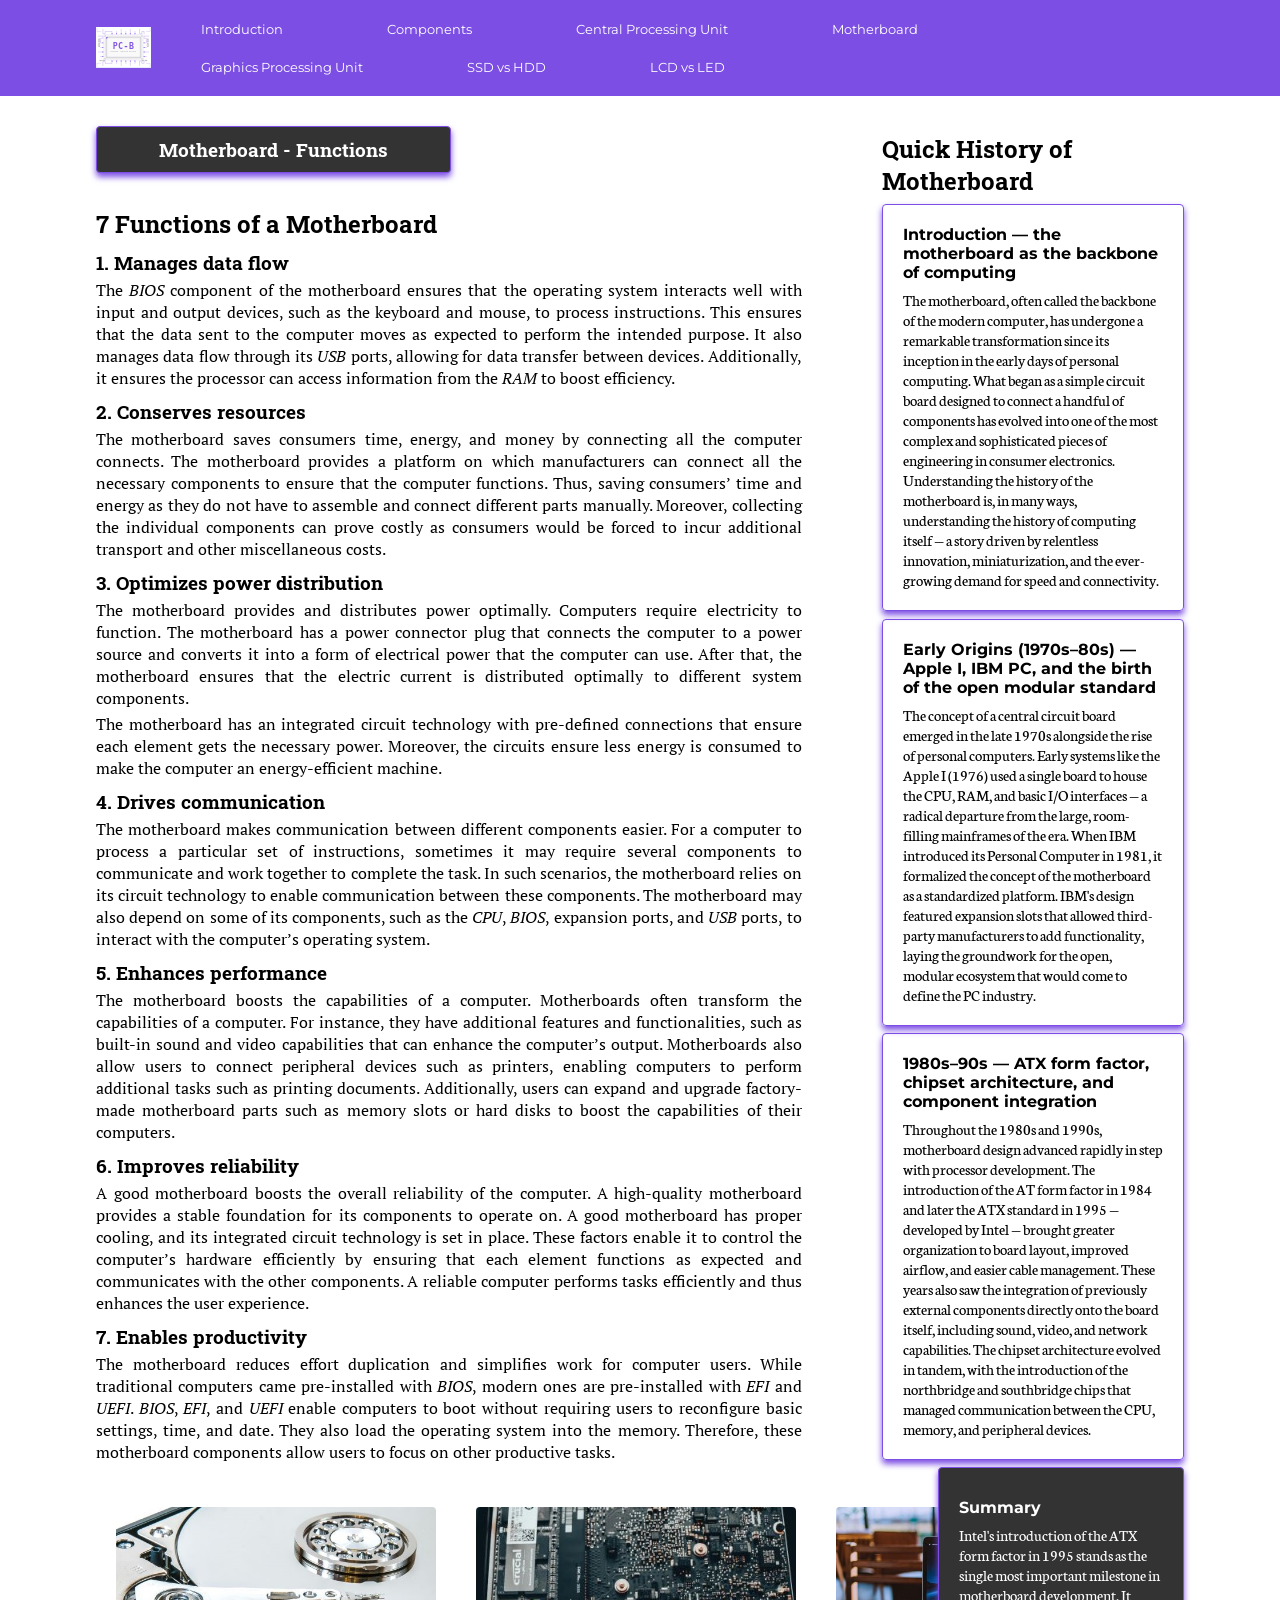
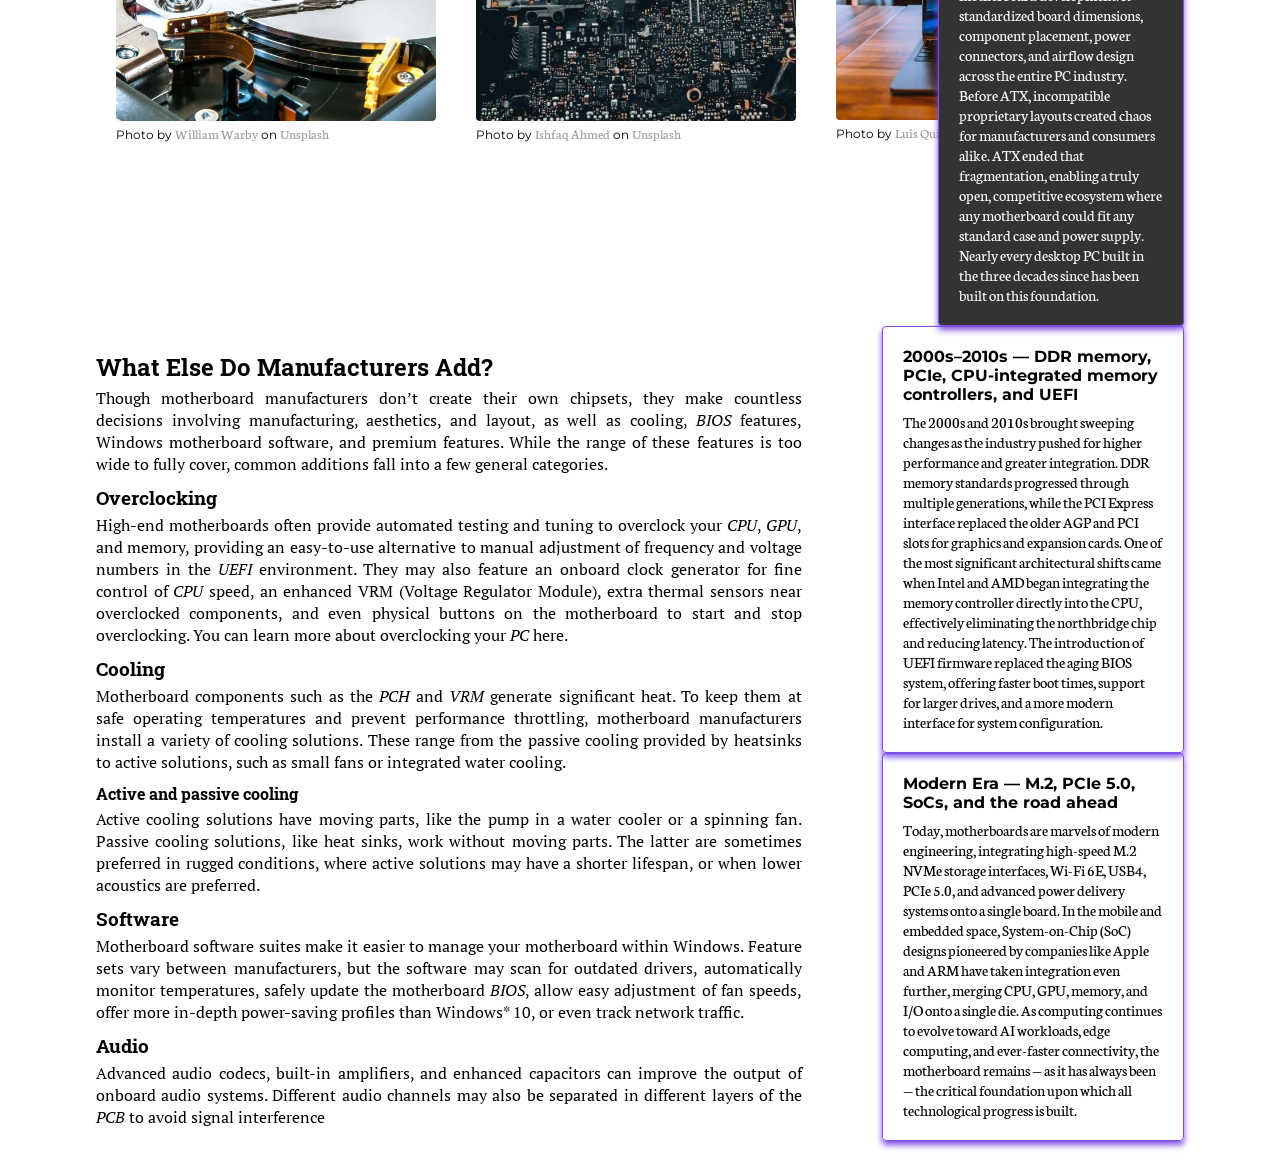
<file: index-5B.html>
<!DOCTYPE html>

<html lang="hr-HR">

<head>
    <meta charset="utf-8">
    <meta name="viewport" content="width=device-width, initial-scale=1">
    <meta name="description" content="Programi obrazovanja">
    <meta name="author" content="Krešimir-Mirko Fiket">
    <meta name="robots" content="index, follow">

    <!--<base href="https://www.naziv.domena">-->

    <title>PC-Builder-MOBO-Components</title>

    <link rel="icon" type="image/png" href="icons/pc-b-logo.png">
    <link rel="stylesheet" href="style.css">
</head>

<body>
    <header>
        <div class="logo-nav">
            <img src="icons/pcb_logo_120x90.svg" alt="PC-Builder: LOGO" width="55px">
            <nav>
                <ul class="navigation">
                    <li><a href="index.html">Introduction</a></li>

                    <li><a href="index-2A.html">Components</a></li>
                    <!--<ul>
                    <li><a href="index-2A.html">Components - A</a></li>
                    <li><a href="index-2B.html">Components - B</a></li>
                </ul>-->

                    <li><a href="index-3.html">Central Processing Unit</a></li>
                    <!--<ul>
                    <li><a href="index-4A.html">CPU Components</a></li>
                    <li><a href="index-4B.html">CPU Features</a></li>
                    <li><a href="index-4C.html">CPU: AMD vs Intel</a></li>
                </ul>-->

                    <li><a href="index-5.html">Motherboard</a></li>
                    <!--<ul>
                    <li><a href="index-5A.html">Motherboard - Components</a></li>
                    <li><a href="index-5B.html">Motherboard - Functions</a></li>
                </ul>-->

                    <li><a href="index-6.html">Graphics Processing Unit</a></li>
                    <!--<ul>
                    <li><a href="index-6A.html">CPU vs GPU: differences</a></li>
                    <li><a href="index-6B.html">CPU vs GPU: applications</a></li>
                </ul>-->
                    <li><a href="index-7.html">SSD vs HDD</a></li>
                    <li><a href="index-8.html">LCD vs LED</a></li>
                </ul>
            </nav>
        </div>
    </header>

    <article>
        <section>
            <main>
                <h1>Motherboard - Functions</h1>

                <h2>7 Functions of a Motherboard</h2>

                <h3>1. Manages data flow</h3>
                <p>The <abbr title="Basic Input / Output System">BIOS</abbr> component of the motherboard ensures that
                    the
                    operating system interacts well with input and
                    output devices, such as the keyboard and mouse, to process instructions. This ensures that the data
                    sent
                    to the computer moves as expected to perform the intended purpose. It also manages data flow through
                    its
                    <abbr title="Universal Serial Bus">USB</abbr> ports, allowing for data transfer between devices.
                    Additionally, it ensures the processor can access
                    information from the <abbr title="Random Acess Memory">RAM</abbr> to boost efficiency.
                </p>

                <h3>2. Conserves resources</h3>
                <p>The motherboard saves consumers time, energy, and money by connecting all the computer connects. The
                    motherboard provides a platform on which manufacturers can connect all the necessary components to
                    ensure that the computer functions. Thus, saving consumers’ time and energy as they do not have to
                    assemble and connect different parts manually. Moreover, collecting the individual components can
                    prove
                    costly as consumers would be forced to incur additional transport and other miscellaneous costs.</p>

                <h3>3. Optimizes power distribution</h3>
                <p>The motherboard provides and distributes power optimally. Computers require electricity to function.
                    The
                    motherboard has a power connector plug that connects the computer to a power source and converts it
                    into
                    a form of electrical power that the computer can use. After that, the motherboard ensures that the
                    electric current is distributed optimally to different system components.</p>
                <p>The motherboard has an integrated circuit technology with pre-defined connections that ensure each
                    element gets the necessary power. Moreover, the circuits ensure less energy is consumed to make the
                    computer an energy-efficient machine.</p>

                <h3>4. Drives communication</h3>
                <p>The motherboard makes communication between different components easier. For a computer to process a
                    particular set of instructions, sometimes it may require several components to communicate and work
                    together to complete the task. In such scenarios, the motherboard relies on its circuit technology
                    to
                    enable communication between these components. The motherboard may also depend on some of its
                    components, such as the <abbr title="Central Processing Unit">CPU</abbr>, <abbr
                        title="Basic Input / Output System">BIOS</abbr>, expansion ports, and
                    <abbr title="Universal Serial Bus">USB</abbr> ports, to interact with the computer’s
                    operating system.</p>

                <h3>5. Enhances performance</h3>
                <p>The motherboard boosts the capabilities of a computer. Motherboards often transform the capabilities
                    of a
                    computer. For instance, they have additional features and functionalities, such as built-in sound
                    and
                    video capabilities that can enhance the computer’s output. Motherboards also allow users to connect
                    peripheral devices such as printers, enabling computers to perform additional tasks such as printing
                    documents. Additionally, users can expand and upgrade factory-made motherboard parts such as memory
                    slots or hard disks to boost the capabilities of their computers.</p>

                <h3>6. Improves reliability </h3>
                <p>A good motherboard boosts the overall reliability of the computer. A high-quality motherboard
                    provides a
                    stable foundation for its components to operate on. A good motherboard has proper cooling, and its
                    integrated circuit technology is set in place. These factors enable it to control the computer’s
                    hardware efficiently by ensuring that each element functions as expected and communicates with the
                    other
                    components. A reliable computer performs tasks efficiently and thus enhances the user experience.
                </p>

                <h3>7. Enables productivity</h3>
                <p>The motherboard reduces effort duplication and simplifies work for computer users. While traditional
                    computers came pre-installed with <abbr title="Basic Input / Output System">BIOS</abbr>, modern ones
                    are
                    pre-installed with <abbr title="Extensible Firmware Interface">EFI</abbr> and <abbr
                        title="Unified Extensible Firmware Interface">UEFI</abbr>. <abbr
                        title="Basic Input / Output System">BIOS</abbr>, <abbr
                        title="Extensible Firmware Interface">EFI</abbr>, and
                    <abbr title="Unified Extensible Firmware Interface">UEFI</abbr> enable computers to boot without
                    requiring users to reconfigure basic settings, time, and date.
                    They also load the operating system into the memory. Therefore, these motherboard components allow
                    users
                    to focus on other productive tasks.</p>
            </main>

            <aside>
                <div class="title">
                    <h2>Quick History of Motherboard</h2>
                </div>
                <div class="paragraph">
                    <h4>Introduction — the motherboard as the backbone of computing</h4>
                    <p>The motherboard, often called the backbone of the modern computer, has undergone a remarkable
                        transformation since its inception in the early days of personal computing. What began as a
                        simple circuit board designed to connect a handful of components has evolved into one of the
                        most complex and sophisticated pieces of engineering in consumer electronics. Understanding the
                        history of the motherboard is, in many ways, understanding the history of computing itself — a
                        story driven by relentless innovation, miniaturization, and the ever-growing demand for speed
                        and connectivity.</p>
                </div>

                <div class="paragraph">
                    <h4>Early Origins (1970s–80s) — Apple I, IBM PC, and the birth of the open modular standard</h4>
                    <p>The concept of a central circuit board emerged in the late 1970s alongside the rise of personal
                        computers. Early systems like the Apple I (1976) used a single board to house the CPU, RAM, and
                        basic I/O interfaces — a radical departure from the large, room-filling mainframes of the era.
                        When IBM introduced its Personal Computer in 1981, it formalized the concept of the motherboard
                        as a standardized platform. IBM's design featured expansion slots that allowed third-party
                        manufacturers to add functionality, laying the groundwork for the open, modular ecosystem that
                        would come to define the PC industry.</p>
                </div>

                <div class="paragraph">
                    <h4>1980s–90s — ATX form factor, chipset architecture, and component integration</h4>
                    <p>Throughout the 1980s and 1990s, motherboard design advanced rapidly in step with processor
                        development. The introduction of the AT form factor in 1984 and later the ATX standard in 1995 —
                        developed by Intel — brought greater organization to board layout, improved airflow, and easier
                        cable management. These years also saw the integration of previously external components
                        directly onto the board itself, including sound, video, and network capabilities. The chipset
                        architecture evolved in tandem, with the introduction of the northbridge and southbridge chips
                        that managed communication between the CPU, memory, and peripheral devices.</p>
                </div>
            </aside>
        </section>

        <section>
            <main>
                <div class="container-images">
                    <figure>
                        <img src="images/william-warby-ykyUSsbDviA-unsplash.jpg" alt="hard disk drive">
                        <figcaption>Photo by <a
                                href="https://unsplash.com/@wwarby?utm_source=unsplash&utm_medium=referral&utm_content=creditCopyText"
                                target="_blank">William Warby</a> on
                            <a href="https://unsplash.com/photos/a-close-up-of-a-hard-drive-with-a-pair-of-scissors-ykyUSsbDviA?utm_source=unsplash&utm_medium=referral&utm_content=creditCopyText"
                                target="_blank">Unsplash</a>
                        </figcaption>
                    </figure>

                    <figure>
                        <img src="images/ishfaq-ahmed-gLw5g2wTxyk-unsplash.jpg" alt="motherboard">
                        <figcaption>Photo by <a
                                href="https://unsplash.com/@dreams29?utm_source=unsplash&utm_medium=referral&utm_content=creditCopyText"
                                target="_blank">Ishfaq
                                Ahmed</a> on
                            <a href="https://unsplash.com/photos/black-and-gray-computer-motherboard-gLw5g2wTxyk?utm_source=unsplash&utm_medium=referral&utm_content=creditCopyText"
                                target="_blank">Unsplash</a>
                        </figcaption>
                    </figure>

                    <figure>
                        <img src="images/luis-quintero-aUnkqeCvz80-unsplash.jpg" alt="laptop computer">
                        <figcaption>Photo by <a
                                href="https://unsplash.com/@jibarox?utm_source=unsplash&utm_medium=referral&utm_content=creditCopyText"
                                target="_blank">Luis Quintero</a> on
                            <a href="https://unsplash.com/photos/macbook-pro-on-brown-wooden-surface-aUnkqeCvz80?utm_source=unsplash&utm_medium=referral&utm_content=creditCopyText"
                                target="_blank">Unsplash</a>
                        </figcaption>
                    </figure>
                </div>
            </main>
            <aside>
                <div class="single">
                    <h4>Summary</h4>
                    <p>Intel's introduction of the ATX form factor in 1995 stands as the single most important milestone
                        in motherboard development. It standardized board dimensions, component placement, power
                        connectors, and airflow design across the entire PC industry. Before ATX, incompatible
                        proprietary layouts created chaos for manufacturers and consumers alike. ATX ended that
                        fragmentation, enabling a truly open, competitive ecosystem where any motherboard could fit any
                        standard case and power supply. Nearly every desktop PC built in the three decades since has
                        been built on this foundation.</p>
                </div>
            </aside>
        </section>

        <section>
            <main>
                <h2>What Else Do Manufacturers Add?</h2>
                <p>Though motherboard manufacturers don’t create their own chipsets, they make countless decisions
                    involving
                    manufacturing, aesthetics, and layout, as well as cooling, <abbr
                        title="Basic Input / Output System">BIOS</abbr> features, Windows motherboard software,
                    and premium features. While the range of these features is too wide to fully cover, common additions
                    fall into a few general categories.</p>

                <h3>Overclocking</h3>
                <p>High-end motherboards often provide automated testing and tuning to overclock your <abbr
                        title="Central Processing Unit">CPU</abbr>, <abbr title="Grapics Processing Unit">GPU</abbr>,
                    and
                    memory,
                    providing an easy-to-use alternative to manual adjustment of frequency and voltage numbers in the
                    <abbr title="Unified Extensible Firmware Interface">UEFI</abbr>
                    environment. They may also feature an onboard clock generator for fine control of <abbr
                        title="Central Processing Unit">CPU</abbr> speed, an enhanced
                    VRM (Voltage Regulator Module), extra thermal sensors near overclocked components, and even physical
                    buttons on the motherboard to start and stop overclocking. You can learn more about overclocking
                    your
                    <abbr title="Personal Computer">PC</abbr> here.</p>

                <h3>Cooling</h3>
                <p>Motherboard components such as the <abbr title="Platform Controller Hub">PCH</abbr> and <abbr
                        title="Voltage Regulator Module">VRM</abbr> generate significant heat. To keep them at safe
                    operating
                    temperatures and prevent performance throttling, motherboard manufacturers install a variety of
                    cooling
                    solutions. These range from the passive cooling provided by heatsinks to active solutions, such as
                    small
                    fans or integrated water cooling.</p>

                <h4>Active and passive cooling</h4>
                <p>Active cooling solutions have moving parts, like the pump in a water cooler or a spinning fan.
                    Passive
                    cooling solutions, like heat sinks, work without moving parts. The latter are sometimes preferred in
                    rugged conditions, where active solutions may have a shorter lifespan, or when lower acoustics are
                    preferred.</p>

                <h3>Software</h3>
                <p>Motherboard software suites make it easier to manage your motherboard within Windows. Feature sets
                    vary
                    between manufacturers, but the software may scan for outdated drivers, automatically monitor
                    temperatures, safely update the motherboard <abbr title="Basic Input / Output System">BIOS</abbr>,
                    allow
                    easy adjustment of fan speeds, offer more
                    in-depth power-saving profiles than Windows* 10, or even track network traffic.</p>

                <h3>Audio</h3>
                <p>Advanced audio codecs, built-in amplifiers, and enhanced capacitors can improve the output of onboard
                    audio systems. Different audio channels may also be separated in different layers of the <abbr
                        title="Printed Circuit Board">PCB</abbr> to avoid signal interference</p>
            </main>

            <aside>
                <div class="paragraph">
                    <h4>2000s–2010s — DDR memory, PCIe, CPU-integrated memory controllers, and UEFI</h4>
                    <p>The 2000s and 2010s brought sweeping changes as the industry pushed for higher performance and
                        greater integration. DDR memory standards progressed through multiple generations, while the PCI
                        Express interface replaced the older AGP and PCI slots for graphics and expansion cards. One of
                        the most significant architectural shifts came when Intel and AMD began integrating the memory
                        controller directly into the CPU, effectively eliminating the northbridge chip and reducing
                        latency. The introduction of UEFI firmware replaced the aging BIOS system, offering faster boot
                        times, support for larger drives, and a more modern interface for system configuration.</p>
                </div>

                <div class="paragraph">
                    <h4>Modern Era — M.2, PCIe 5.0, SoCs, and the road ahead</h4>
                    <p>Today, motherboards are marvels of modern engineering, integrating high-speed M.2 NVMe storage
                        interfaces, Wi-Fi 6E, USB4, PCIe 5.0, and advanced power delivery systems onto a single board.
                        In the mobile and embedded space, System-on-Chip (SoC) designs pioneered by companies like Apple
                        and ARM have taken integration even further, merging CPU, GPU, memory, and I/O onto a single
                        die. As computing continues to evolve toward AI workloads, edge computing, and ever-faster
                        connectivity, the motherboard remains — as it has always been — the critical foundation upon
                        which all technological progress is built.</p>
                </div>
            </aside>
        </section>
    </article>
</body>

</html>
</file>
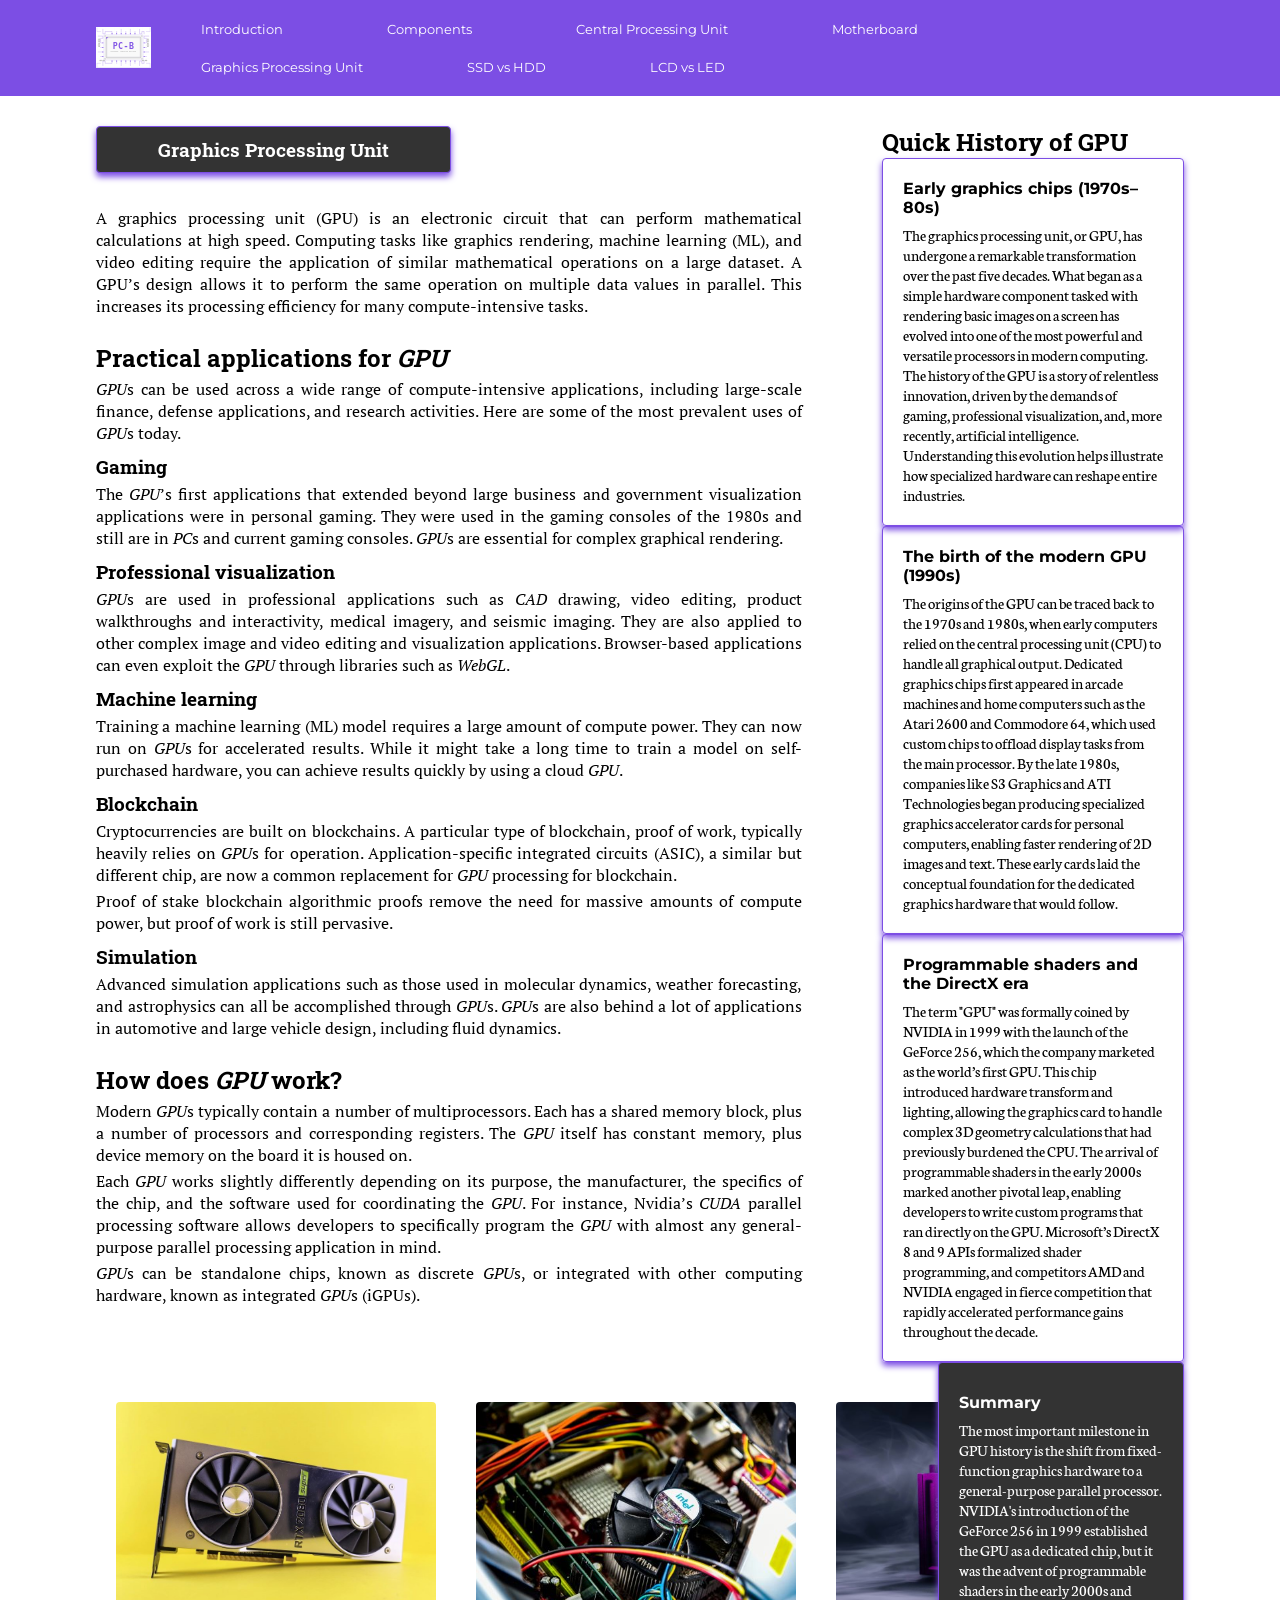
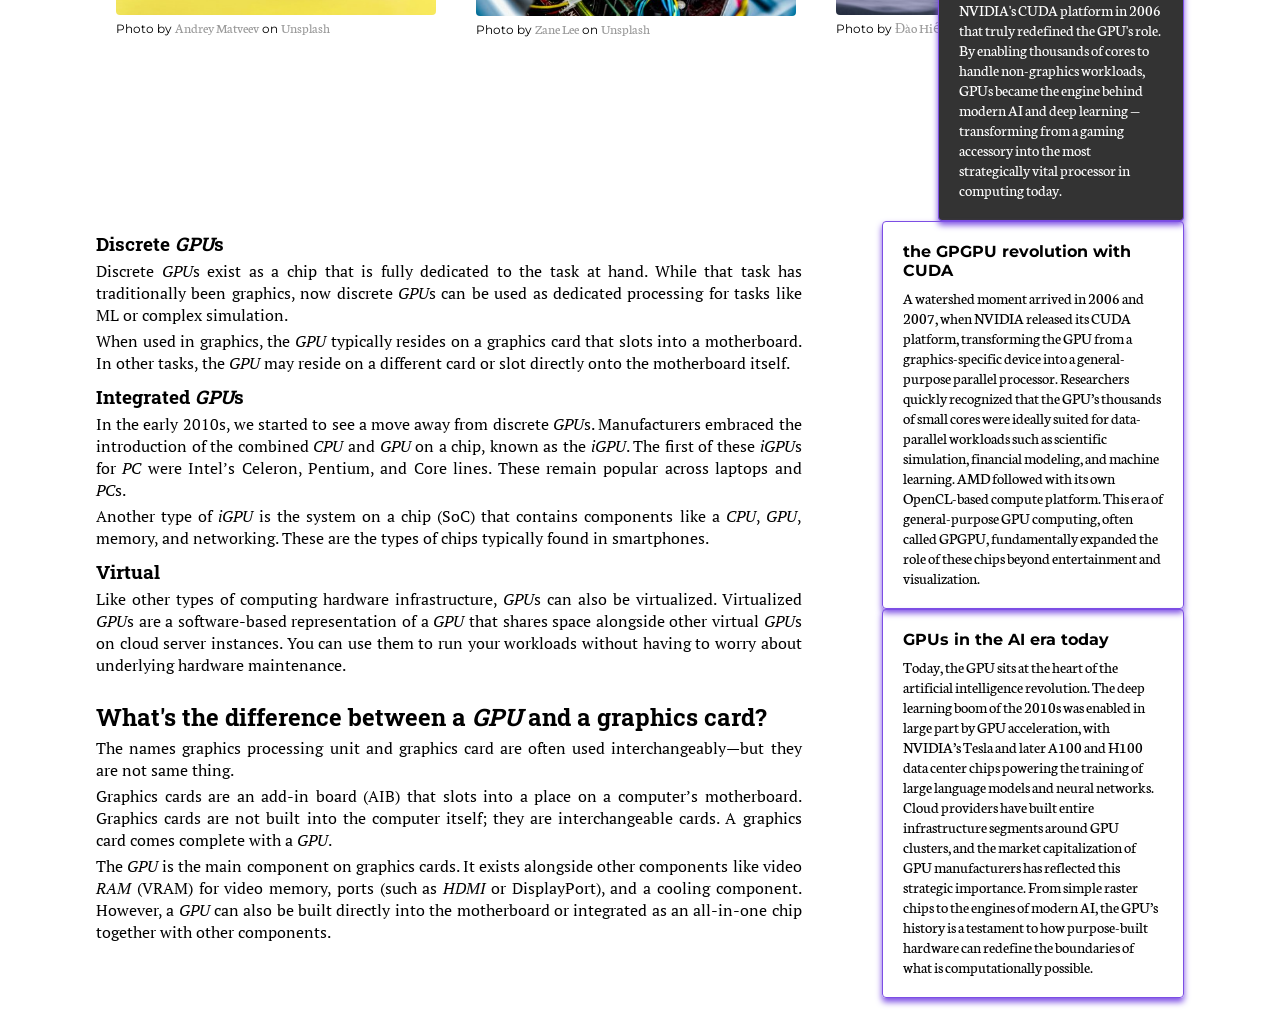
<file: index-6.html>
<!DOCTYPE html>

<html lang="hr-HR">

<head>
    <meta charset="utf-8">
    <meta name="viewport" content="width=device-width, initial-scale=1">
    <meta name="description" content="Programi obrazovanja">
    <meta name="author" content="Krešimir-Mirko Fiket">
    <meta name="robots" content="index, follow">

    <!--<base href="https://www.naziv.domena">-->

    <title>PC-Builder-Select-GPU</title>

    <link rel="icon" type="image/png" href="icons/pc-b-logo.png">
    <link rel="stylesheet" href="style.css">
</head>

<body>
    <header>
        <div class="logo-nav">
            <img src="icons/pcb_logo_120x90.svg" alt="PC-Builder: LOGO" width="55px">
            <nav>
                <ul class="navigation">
                    <li><a href="index.html">Introduction</a></li>

                    <li><a href="index-2A.html">Components</a></li>
                    <!--<ul>
                    <li><a href="index-2A.html">Components - A</a></li>
                    <li><a href="index-2B.html">Components - B</a></li>
                </ul>-->

                    <li><a href="index-3.html">Central Processing Unit</a></li>
                    <!--<ul>
                    <li><a href="index-4A.html">CPU Components</a></li>
                    <li><a href="index-4B.html">CPU Features</a></li>
                    <li><a href="index-4C.html">CPU: AMD vs Intel</a></li>
                </ul>-->

                    <li><a href="index-5.html">Motherboard</a></li>
                    <!--<ul>
                    <li><a href="index-5A.html">Motherboard - Components</a></li>
                    <li><a href="index-5B.html">Motherboard - Functions</a></li>
                </ul>-->

                    <li><a href="index-6.html">Graphics Processing Unit</a></li>
                    <!--<ul>
                    <li><a href="index-6A.html">CPU vs GPU: differences</a></li>
                    <li><a href="index-6B.html">CPU vs GPU: applications</a></li>
                </ul>-->
                    <li><a href="index-7.html">SSD vs HDD</a></li>
                    <li><a href="index-8.html">LCD vs LED</a></li>
                </ul>
            </nav>
        </div>
    </header>

    <article>
        <section>
            <main>
                <h1 class="h1-index6">Graphics Processing Unit</h1>
                <p>A graphics processing unit (GPU) is an electronic circuit that can perform mathematical calculations
                    at
                    high speed. Computing tasks like graphics rendering, machine learning (ML), and video editing
                    require
                    the application of similar mathematical operations on a large dataset. A GPU’s design allows it to
                    perform the same operation on multiple data values in parallel. This increases its processing
                    efficiency
                    for many compute-intensive tasks.</p>

                <h2>Practical applications for <abbr title="Graphics Processing Unit">GPU</abbr></h2>
                <p><abbr title="Graphics Processing Unit">GPU</abbr>s can be used across a wide range of
                    compute-intensive applications, including large-scale
                    finance,
                    defense applications, and research activities. Here are some of the most prevalent uses of <abbr
                        title="Graphics Processing Unit">GPU</abbr>s
                    today.
                </p>

                <h3>Gaming</h3>
                <p>The <abbr title="Graphics Processing Unit">GPU</abbr>’s first applications that extended beyond large
                    business and government visualization
                    applications were in personal gaming. They were used in the gaming consoles of the 1980s and still
                    are
                    in <abbr title="Personal Computer">PC</abbr>s and current gaming consoles. <abbr
                        title="Graphics Processing Unit">GPU</abbr>s are essential
                    for complex graphical rendering.
                </p>

                <h3>Professional visualization</h3>
                <p><abbr title="Graphics Processing Unit">GPU</abbr>s are used in professional applications such as
                    <abbr title="Computer Aided Design">CAD</abbr>
                    drawing, video editing, product walkthroughs
                    and
                    interactivity, medical imagery, and seismic imaging. They are also applied to other complex image
                    and
                    video editing and visualization applications. Browser-based applications can even exploit the <abbr
                        title="Graphics Processing Unit">GPU</abbr>
                    through libraries such as <abbr title="Web Graphics Library">WebGL</abbr>.</p>

                <h3>Machine learning</h3>
                <p>Training a machine learning (ML) model requires a large amount of compute power. They can now run on
                    <abbr title="Graphics Processing Unit">GPU</abbr>s
                    for accelerated results. While it might take a long time to train a model on self-purchased
                    hardware,
                    you can achieve results quickly by using a cloud <abbr title="Graphics Processing Unit">GPU</abbr>.
                </p>

                <h3>Blockchain</h3>
                <p>Cryptocurrencies are built on blockchains. A particular type of blockchain, proof of work, typically
                    heavily relies on <abbr title="Graphics Processing Unit">GPU</abbr>s for operation.
                    Application-specific integrated circuits (ASIC), a similar but
                    different chip, are now a common replacement for <abbr title="Graphics Processing Unit">GPU</abbr>
                    processing for blockchain.</p>
                <p>Proof of stake blockchain algorithmic proofs remove the need for massive amounts of compute power,
                    but
                    proof of work is still pervasive.</p>

                <h3>Simulation</h3>
                <p>Advanced simulation applications such as those used in molecular dynamics, weather forecasting, and
                    astrophysics can all be accomplished through <abbr title="Graphics Processing Unit">GPU</abbr>s.
                    <abbr title="Graphics Processing Unit">GPU</abbr>s are also behind a lot of applications in
                    automotive and large vehicle design, including fluid dynamics.</p>

                <h2>How does <abbr title="Graphics Processing Unit">GPU</abbr> work?</h2>
                <p>Modern <abbr title="Graphics Processing Unit">GPU</abbr>s typically contain a number of
                    multiprocessors. Each has a shared memory block, plus a
                    number
                    of processors and corresponding registers. The <abbr title="Graphics Processing Unit">GPU</abbr>
                    itself has constant memory, plus device memory on
                    the
                    board it is housed on.</p>
                <p>Each <abbr title="Graphics Processing Unit">GPU</abbr> works slightly differently depending on its
                    purpose, the manufacturer, the specifics of the
                    chip, and the software used for coordinating the <abbr title="Graphics Processing Unit">GPU</abbr>.
                    For instance, Nvidia’s <abbr title="Compute Unified Device Architecture">CUDA</abbr> parallel
                    processing
                    software allows developers to specifically program the <abbr
                        title="Graphics Processing Unit">GPU</abbr> with almost any general-purpose parallel
                    processing application in mind.</p>
                <p><abbr title="Graphics Processing Unit">GPU</abbr>s can be standalone chips, known as discrete <abbr
                        title="Graphics Processing Unit">GPU</abbr>s, or integrated with other computing hardware,
                    known
                    as integrated <abbr title="Graphics Processing Unit">GPU</abbr>s (iGPUs).</p>
            </main>

            <aside>
                <div class="title">
                    <h2>Quick History of GPU</h2>
                </div>
                <div class="paragraph">
                    <h4>Early graphics chips (1970s–80s)</h4>
                    <p>The graphics processing unit, or GPU, has undergone a remarkable transformation over the past
                        five decades. What began as a simple hardware component tasked with rendering basic images on a
                        screen has evolved into one of the most powerful and versatile processors in modern computing.
                        The history of the GPU is a story of relentless innovation, driven by the demands of gaming,
                        professional visualization, and, more recently, artificial intelligence. Understanding this
                        evolution helps illustrate how specialized hardware can reshape entire industries.</p>
                </div>

                <div class="paragraph">
                    <h4>The birth of the modern GPU (1990s)</h4>
                    <p>The origins of the GPU can be traced back to the 1970s and 1980s, when early computers relied on
                        the central processing unit (CPU) to handle all graphical output. Dedicated graphics chips first
                        appeared in arcade machines and home computers such as the Atari 2600 and Commodore 64, which
                        used custom chips to offload display tasks from the main processor. By the late 1980s, companies
                        like S3 Graphics and ATI Technologies began producing specialized graphics accelerator cards for
                        personal computers, enabling faster rendering of 2D images and text. These early cards laid the
                        conceptual foundation for the dedicated graphics hardware that would follow.</p>
                </div>

                <div class="paragraph">
                    <h4>Programmable shaders and the DirectX era</h4>
                    <p>The term "GPU" was formally coined by NVIDIA in 1999 with the launch of the GeForce 256, which
                        the company marketed as the world’s first GPU. This chip introduced hardware transform and
                        lighting, allowing the graphics card to handle complex 3D geometry calculations that had
                        previously burdened the CPU. The arrival of programmable shaders in the early 2000s marked
                        another pivotal leap, enabling developers to write custom programs that ran directly on the GPU.
                        Microsoft’s DirectX 8 and 9 APIs formalized shader programming, and competitors AMD and NVIDIA
                        engaged in fierce competition that rapidly accelerated performance gains throughout the decade.
                    </p>
                </div>
            </aside>
        </section>

        <section>
            <main>
                <div class="container-images">
                    <figure>
                        <img src="images/andrey-matveev-ipVMl4H6g6o-unsplash.jpg" alt="graphics card">
                        <figcaption>Photo by <a
                                href="https://unsplash.com/@zelebb?utm_source=unsplash&utm_medium=referral&utm_content=creditCopyText"
                                target="_blank">Andrey Matveev</a> on
                            <a href="https://unsplash.com/photos/a-close-up-of-a-video-card-on-a-yellow-background-ipVMl4H6g6o?utm_source=unsplash&utm_medium=referral&utm_content=creditCopyText"
                                target="_blank">Unsplash</a>
                        </figcaption>
                    </figure>

                    <figure>
                        <img src="images/zane-lee-YpvmeZV5rfI-unsplash.jpg" alt="motherboard">
                        <figcaption>Photo by <a
                                href="https://unsplash.com/@zane404?utm_source=unsplash&utm_medium=referral&utm_content=creditCopyText"
                                target="_blank">Zane Lee</a> on
                            <a href="https://unsplash.com/photos/intel-cable-and-fan-YpvmeZV5rfI?utm_source=unsplash&utm_medium=referral&utm_content=creditCopyText"
                                target="_blank">Unsplash</a>
                        </figcaption>
                    </figure>

                    <figure>
                        <img src="images/dao-hi-u-ONF-DOn0Kwo-unsplash.jpg" alt="power supply unit">
                        <figcaption>Photo by <a
                                href="https://unsplash.com/@hieu101193?utm_source=unsplash&utm_medium=referral&utm_content=creditCopyText"
                                target="_blank">Đào Hiếu</a> on
                            <a href="https://unsplash.com/photos/a-couple-of-electronic-devices-sitting-next-to-each-other-ONF-DOn0Kwo?utm_source=unsplash&utm_medium=referral&utm_content=creditCopyText"
                                target="_blank">Unsplash</a>
                        </figcaption>
                    </figure>
                </div>
            </main>
            <aside>
                <div class="single">
                    <h4>Summary</h4>
                    <p>The most important milestone in GPU history is the shift from fixed-function graphics hardware to
                        a general-purpose parallel processor. NVIDIA's introduction of the GeForce 256 in 1999
                        established the GPU as a dedicated chip, but it was the advent of programmable shaders in the
                        early 2000s and NVIDIA's CUDA platform in 2006 that truly redefined the GPU's role. By enabling
                        thousands of cores to handle non-graphics workloads, GPUs became the engine behind modern AI and
                        deep learning — transforming from a gaming accessory into the most strategically vital processor
                        in computing today.</p>
                </div>
            </aside>
        </section>

        <section>
            <main>
                <h3>Discrete <abbr title="Graphics Processing Unit">GPU</abbr>s</h3>
                <p>Discrete <abbr title="Graphics Processing Unit">GPU</abbr>s exist as a chip that is fully dedicated
                    to the task at hand. While that task has
                    traditionally been graphics, now discrete <abbr title="Graphics Processing Unit">GPU</abbr>s can be
                    used as dedicated processing for tasks like ML
                    or
                    complex simulation.</p>
                <p>When used in graphics, the <abbr title="Graphics Processing Unit">GPU</abbr> typically resides on a
                    graphics card that slots into a motherboard. In
                    other tasks, the <abbr title="Graphics Processing Unit">GPU</abbr> may reside on a different card or
                    slot directly onto the motherboard itself.
                </p>

                <h3>Integrated <abbr title="Graphics Processing Unit">GPU</abbr>s</h3>
                <p>In the early 2010s, we started to see a move away from discrete <abbr
                        title="Graphics Processing Unit">GPU</abbr>s. Manufacturers embraced the
                    introduction of the combined <abbr title="Central Processing Unit">CPU</abbr> and <abbr
                        title="Graphics Processing Unit">GPU</abbr> on a chip,
                    known as the <abbr title="integrated Graphics Processing Unit">iGPU</abbr>. The first of these <abbr
                        title="integrated Graphics Processing Unit">iGPU</abbr>s for
                    <abbr title="Personal Computer">PC</abbr>
                    were Intel’s Celeron, Pentium, and Core lines. These remain popular across laptops and <abbr
                        title="Personal Computer">PC</abbr>s.</p>
                <p>Another type of <abbr title="integrated Graphics Processing Unit">iGPU</abbr> is the system on a chip
                    (SoC) that contains components like a <abbr title="Central Processing Unit">CPU</abbr>, <abbr
                        title="Graphics Processing Unit">GPU</abbr>,
                    memory,
                    and
                    networking. These are the types of chips typically found in smartphones.</p>

                <h3>Virtual</h3>
                <p>Like other types of computing hardware infrastructure, <abbr
                        title="Graphics Processing Unit">GPU</abbr>s can also be virtualized. Virtualized <abbr
                        title="Graphics Processing Unit">GPU</abbr>s
                    are
                    a software-based representation of a <abbr title="Graphics Processing Unit">GPU</abbr> that shares
                    space alongside other virtual <abbr title="Graphics Processing Unit">GPU</abbr>s on cloud
                    server
                    instances. You can use them to run your workloads without having to worry about underlying hardware
                    maintenance.</p>

                <h2>What's the difference between a <abbr title="Graphics Processing Unit">GPU</abbr> and a graphics
                    card?</h2>
                <p>The names graphics processing unit and graphics card are often used interchangeably—but they are not
                    same
                    thing.</p>
                <p>Graphics cards are an add-in board (AIB) that slots into a place on a computer’s motherboard.
                    Graphics
                    cards are not built into the computer itself; they are interchangeable cards. A graphics card comes
                    complete with a <abbr title="Graphics Processing Unit">GPU</abbr>.</p>
                <p>The <abbr title="Graphics Processing Unit">GPU</abbr> is the main component on graphics cards. It
                    exists alongside other components like video <abbr title="Random Access Memory">RAM</abbr>
                    (VRAM) for video memory, ports (such as <abbr
                        title="High-Definition Multimedia Interface">HDMI</abbr> or DisplayPort), and a cooling
                    component. However, a
                    <abbr title="Graphics Processing Unit">GPU</abbr>
                    can also be built directly into the motherboard or integrated as an all-in-one chip together with
                    other
                    components.</p>
            </main>

            <aside>
                <div class="paragraph">
                    <h4>the GPGPU revolution with CUDA</h4>
                    <p>A watershed moment arrived in 2006 and 2007, when NVIDIA released its CUDA platform, transforming
                        the GPU from a graphics-specific device into a general-purpose parallel processor. Researchers
                        quickly recognized that the GPU’s thousands of small cores were ideally suited for data-parallel
                        workloads such as scientific simulation, financial modeling, and machine learning. AMD followed
                        with its own OpenCL-based compute platform. This era of general-purpose GPU computing, often
                        called GPGPU, fundamentally expanded the role of these chips beyond entertainment and
                        visualization.</p>
                </div>

                <div class="paragraph">
                    <h4>GPUs in the AI era today</h4>
                    <p>Today, the GPU sits at the heart of the artificial intelligence revolution. The deep learning
                        boom of the 2010s was enabled in large part by GPU acceleration, with NVIDIA’s Tesla and later
                        A100 and H100 data center chips powering the training of large language models and neural
                        networks. Cloud providers have built entire infrastructure segments around GPU clusters, and the
                        market capitalization of GPU manufacturers has reflected this strategic importance. From simple
                        raster chips to the engines of modern AI, the GPU’s history is a testament to how purpose-built
                        hardware can redefine the boundaries of what is computationally possible.
                    </p>
                </div>
            </aside>
        </section>
    </article>
</body>

</html>
</file>
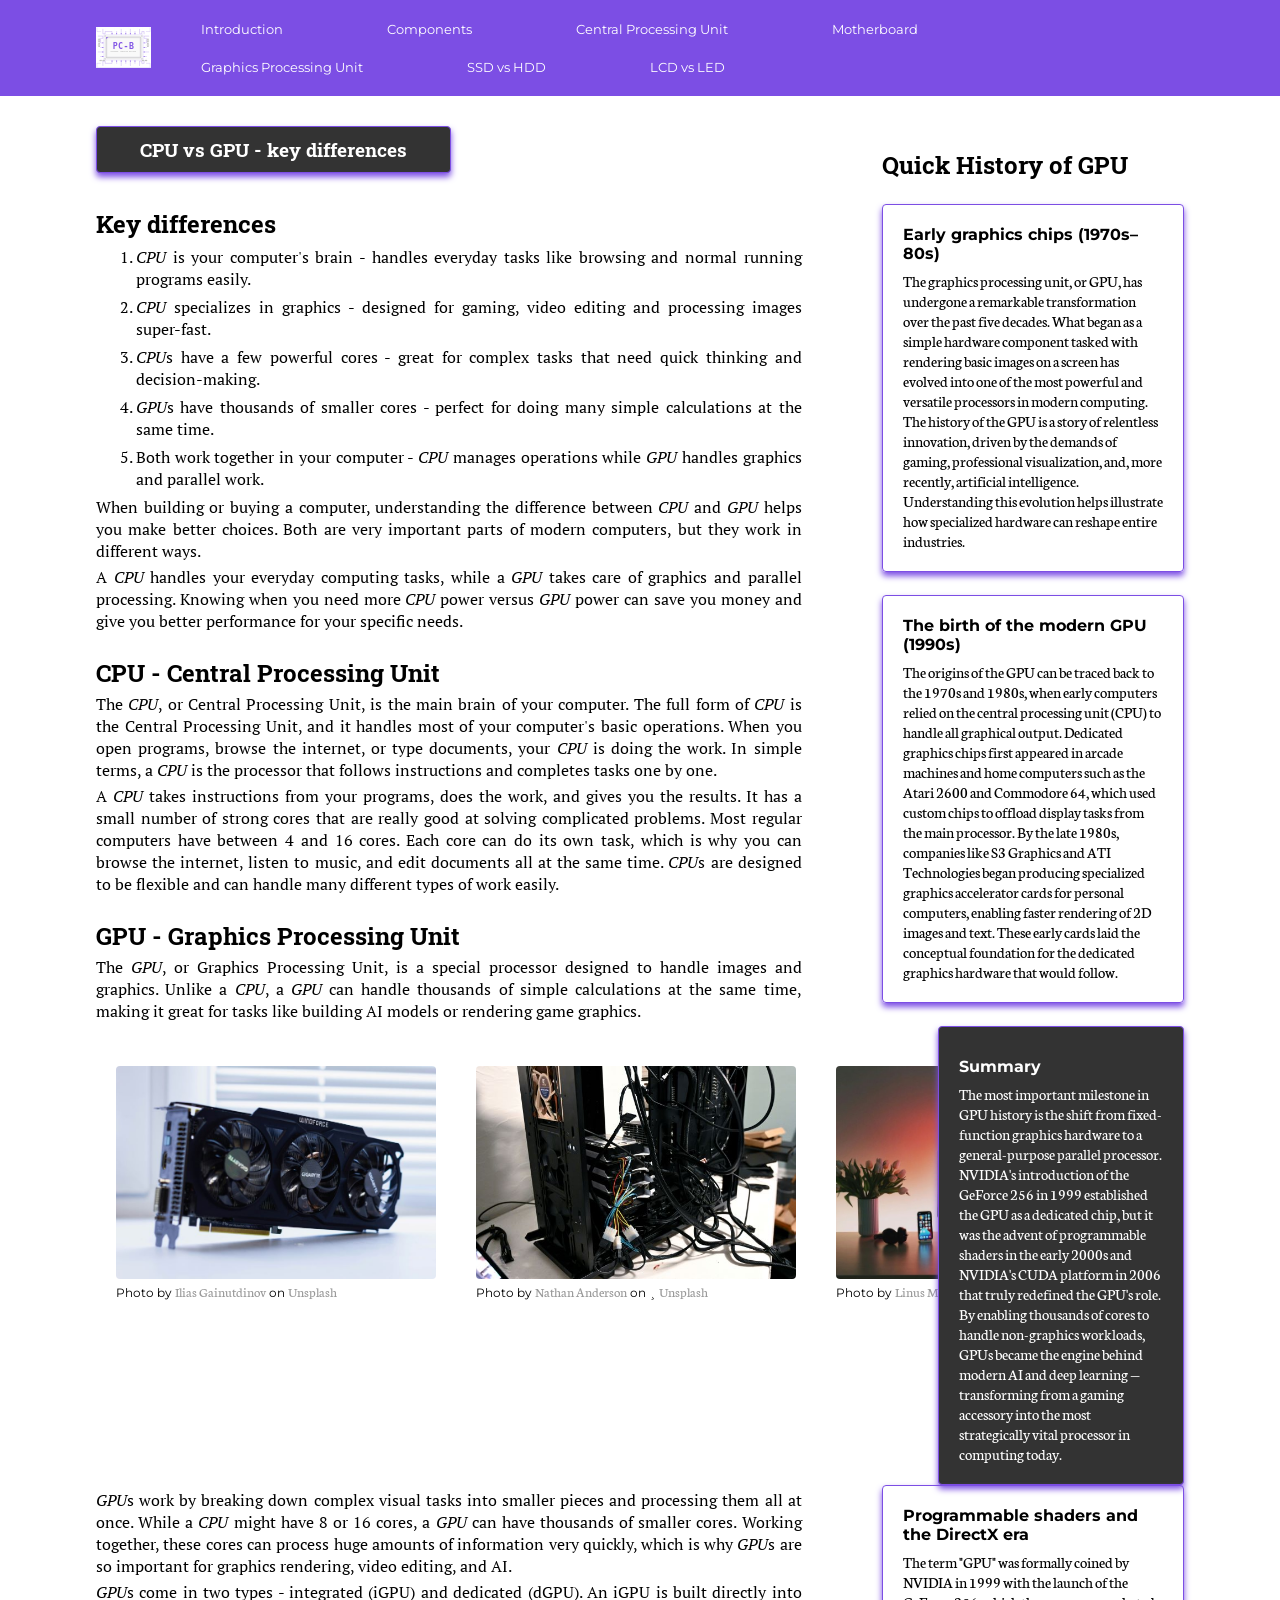
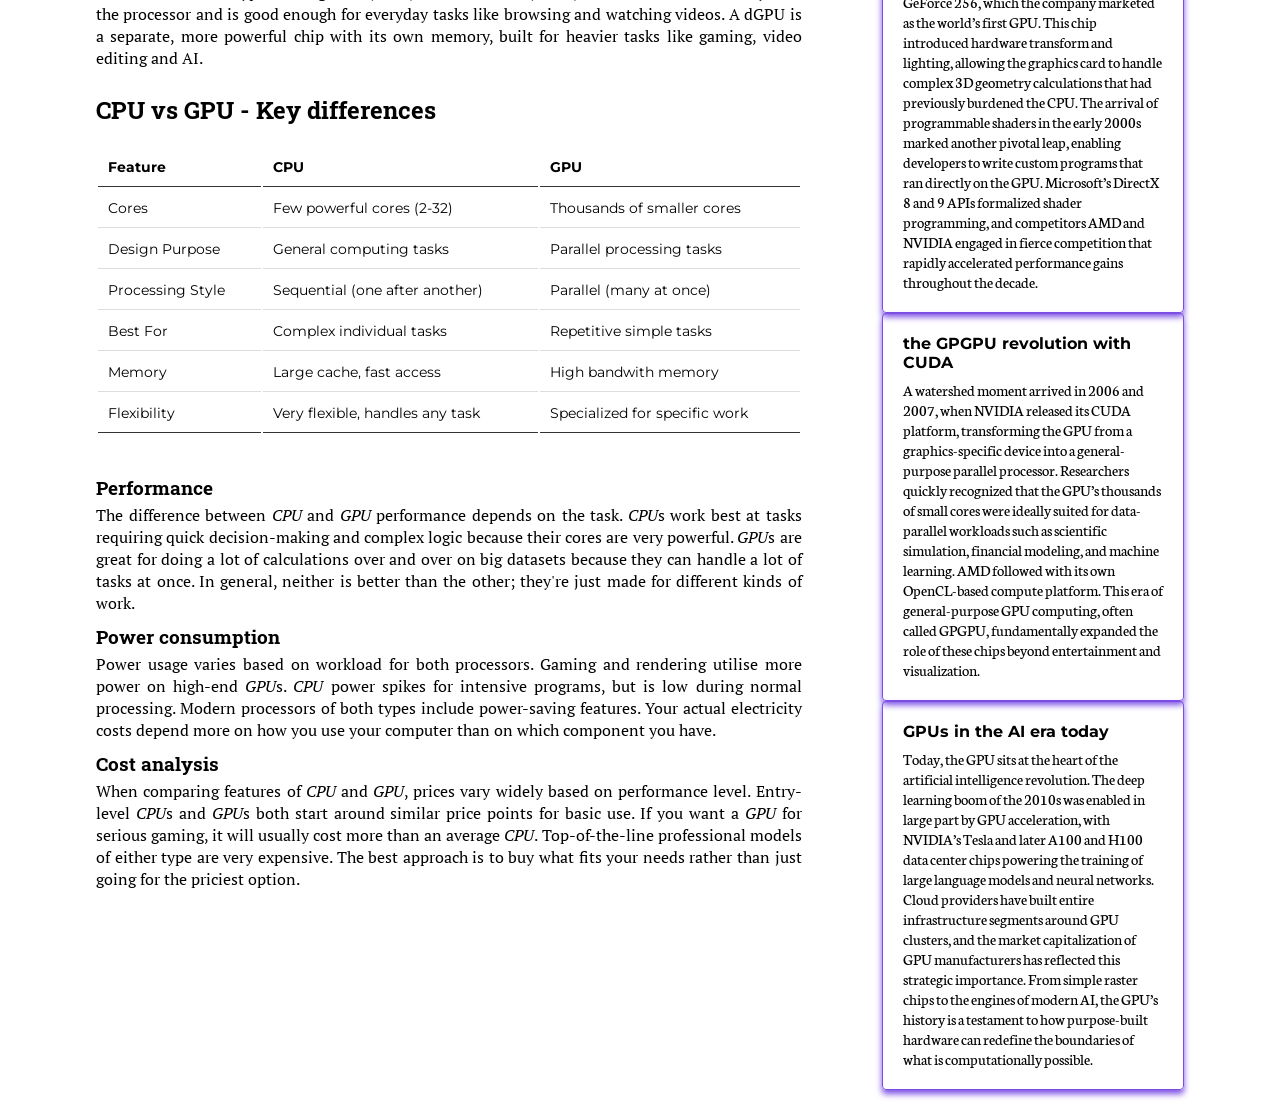
<file: index-6A.html>
<!DOCTYPE html>

<html lang="hr-HR">

<head>
    <meta charset="utf-8">
    <meta name="viewport" content="width=device-width, initial-scale=1">
    <meta name="description" content="Programi obrazovanja">
    <meta name="author" content="Krešimir-Mirko Fiket">
    <meta name="robots" content="index, follow">

    <!--<base href="https://www.naziv.domena">-->

    <title>PC-Builder-CPU-VS-GPU</title>

    <link rel="icon" type="image/png" href="icons/pc-b-logo.png">
    <link rel="stylesheet" href="style.css">
</head>

<body>
    <header>
        <div class="logo-nav">
            <img src="icons/pcb_logo_120x90.svg" alt="PC-Builder: LOGO" width="55px">
            <nav>
                <ul class="navigation">
                    <li><a href="index.html">Introduction</a></li>

                    <li><a href="index-2A.html">Components</a></li>
                    <!--<ul>
                    <li><a href="index-2A.html">Components - A</a></li>
                    <li><a href="index-2B.html">Components - B</a></li>
                </ul>-->

                    <li><a href="index-3.html">Central Processing Unit</a></li>
                    <!--<ul>
                    <li><a href="index-4A.html">CPU Components</a></li>
                    <li><a href="index-4B.html">CPU Features</a></li>
                    <li><a href="index-4C.html">CPU: AMD vs Intel</a></li>
                </ul>-->

                    <li><a href="index-5.html">Motherboard</a></li>
                    <!--<ul>
                    <li><a href="index-5A.html">Motherboard - Components</a></li>
                    <li><a href="index-5B.html">Motherboard - Functions</a></li>
                </ul>-->

                    <li><a href="index-6.html">Graphics Processing Unit</a></li>
                    <!--<ul>
                    <li><a href="index-6A.html">CPU vs GPU: differences</a></li>
                    <li><a href="index-6B.html">CPU vs GPU: applications</a></li>
                </ul>-->
                    <li><a href="index-7.html">SSD vs HDD</a></li>
                    <li><a href="index-8.html">LCD vs LED</a></li>
                </ul>
            </nav>
        </div>
    </header>

    <article>
        <section>
            <main>
                <h1>CPU vs GPU - key differences</h1>

                <h2>Key differences</h2>
                <ol>
                    <li><abbr title="Central Processing Unit">CPU</abbr> is your computer's brain - handles everyday
                        tasks like browsing and normal running programs
                        easily.</li>
                    <li><abbr title="Central Processing Unit">CPU</abbr> specializes in graphics - designed for gaming,
                        video editing and processing images
                        super-fast.
                    </li>
                    <li><abbr title="Central Processing Unit">CPU</abbr>s have a few powerful cores - great for complex
                        tasks that need quick thinking and
                        decision-making.</li>
                    <li><abbr title="Graphics Processing Unit">GPU</abbr>s have thousands of smaller cores - perfect for
                        doing many simple calculations at the same
                        time.
                    </li>
                    <li>Both work together in your computer - <abbr title="Central Processing Unit">CPU</abbr> manages
                        operations while <abbr title="Graphics Processing Unit">GPU</abbr> handles graphics and
                        parallel
                        work.</li>
                </ol>
                <p>When building or buying a computer, understanding the difference between <abbr
                        title="Central Processing Unit">CPU</abbr> and <abbr title="Graphics Processing Unit">GPU</abbr>
                    helps you make
                    better choices. Both are very important parts of modern computers, but they work in different ways.
                </p>
                <p>A <abbr title="Central Processing Unit">CPU</abbr> handles your everyday computing tasks, while a
                    <abbr title="Graphics Processing Unit">GPU</abbr>
                    takes care of graphics and parallel
                    processing.
                    Knowing when you need more <abbr title="Central Processing Unit">CPU</abbr> power versus <abbr
                        title="Graphics Processing Unit">GPU</abbr> power
                    can save you money and give you better
                    performance
                    for your specific needs.</p>

                <h2>CPU - Central Processing Unit</h2>
                <p>The <abbr title="Central Processing Unit">CPU</abbr>, or Central Processing Unit, is the main brain
                    of your computer. The full form of <abbr title="Central Processing Unit">CPU</abbr> is the
                    Central Processing Unit, and it handles most of your computer's basic operations. When you open
                    programs, browse the internet, or type documents, your <abbr
                        title="Central Processing Unit">CPU</abbr> is doing the work. In simple terms, a <abbr
                        title="Central Processing Unit">CPU</abbr>
                    is
                    the processor that follows instructions and completes tasks one by one.
                </p>
                <p>A <abbr title="Central Processing Unit">CPU</abbr> takes instructions from your programs, does the
                    work, and gives you the results. It has a small
                    number of strong cores that are really good at solving complicated problems. Most regular computers
                    have
                    between 4 and 16 cores. Each core can do its own task, which is why you can browse the internet,
                    listen
                    to music, and edit documents all at the same time. <abbr title="Central Processing Unit">CPU</abbr>s
                    are designed to be flexible and can handle
                    many
                    different types of work easily.</p>

                <h2>GPU - Graphics Processing Unit</h2>
                <p>The <abbr title="Graphics Processing Unit">GPU</abbr>, or Graphics Processing Unit, is a special
                    processor designed to handle images and graphics.
                    Unlike a <abbr title="Central Processing Unit">CPU</abbr>, a <abbr
                        title="Graphics Processing Unit">GPU</abbr> can handle thousands of simple
                    calculations at the same time, making it great
                    for
                    tasks like building AI models or rendering game graphics.
                </p>
            </main>

            <aside>
                <div class="title">
                    <h2>Quick History of GPU</h2>
                </div>
                <div class="paragraph">
                    <h4>Early graphics chips (1970s–80s)</h4>
                    <p>The graphics processing unit, or GPU, has undergone a remarkable transformation over the past
                        five decades. What began as a simple hardware component tasked with rendering basic images on a
                        screen has evolved into one of the most powerful and versatile processors in modern computing.
                        The history of the GPU is a story of relentless innovation, driven by the demands of gaming,
                        professional visualization, and, more recently, artificial intelligence. Understanding this
                        evolution helps illustrate how specialized hardware can reshape entire industries.</p>
                </div>

                <div class="paragraph">
                    <h4>The birth of the modern GPU (1990s)</h4>
                    <p>The origins of the GPU can be traced back to the 1970s and 1980s, when early computers relied on
                        the central processing unit (CPU) to handle all graphical output. Dedicated graphics chips first
                        appeared in arcade machines and home computers such as the Atari 2600 and Commodore 64, which
                        used custom chips to offload display tasks from the main processor. By the late 1980s, companies
                        like S3 Graphics and ATI Technologies began producing specialized graphics accelerator cards for
                        personal computers, enabling faster rendering of 2D images and text. These early cards laid the
                        conceptual foundation for the dedicated graphics hardware that would follow.</p>
                </div>
            </aside>
        </section>

        <section>
            <main>
                <div class="container-images">
                    <figure>
                        <img src="images/ilias-gainutdinov-UILFtxyE9Eg-unsplash.jpg" alt="graphics card">
                        <figcaption>Photo by <a
                                href="https://unsplash.com/@crinitus?utm_source=unsplash&utm_medium=referral&utm_content=creditCopyText"
                                target="_blank">Ilias Gainutdinov</a> on
                            <a href="https://unsplash.com/photos/a-black-and-silver-electronic-device-UILFtxyE9Eg?utm_source=unsplash&utm_medium=referral&utm_content=creditCopyText"
                                target="_blank">Unsplash</a>
                        </figcaption>
                    </figure>

                    <figure>
                        <img src="images/nathan-anderson-weMEKScgSF0-unsplash.jpg" alt="desktop computer casing">
                        <figcaption>Photo by <a
                                href="https://unsplash.com/@nathananderson?utm_source=unsplash&utm_medium=referral&utm_content=creditCopyText"
                                target="_blank">Nathan Anderson</a> on ¸
                            <a href="https://unsplash.com/photos/black-and-white-electric-wires-weMEKScgSF0?utm_source=unsplash&utm_medium=referral&utm_content=creditCopyText"
                                target="_blank">Unsplash</a>
                        </figcaption>
                    </figure>

                    <figure>
                        <img src="images/linus-mimietz-gvptKmonylk-unsplash.jpg" alt="monitor">
                        <figcaption>Photo by <a
                                href="https://unsplash.com/@linusmimietz?utm_source=unsplash&utm_medium=referral&utm_content=creditCopyText"
                                target="
                            ">Linus Mimietz</a> on
                            <a href="https://unsplash.com/photos/black-flat-screen-computer-monitor-on-brown-wooden-desk-gvptKmonylk?utm_source=unsplash&utm_medium=referral&utm_content=creditCopyText"
                                target="_blank">Unsplash</a>
                        </figcaption>
                    </figure>
                </div>
            </main>
            <aside>
                <div class="single">
                    <h4>Summary</h4>
                    <p>The most important milestone in GPU history is the shift from fixed-function graphics hardware to
                        a general-purpose parallel processor. NVIDIA's introduction of the GeForce 256 in 1999
                        established the GPU as a dedicated chip, but it was the advent of programmable shaders in the
                        early 2000s and NVIDIA's CUDA platform in 2006 that truly redefined the GPU's role. By enabling
                        thousands of cores to handle non-graphics workloads, GPUs became the engine behind modern AI and
                        deep learning — transforming from a gaming accessory into the most strategically vital processor
                        in computing today.</p>
                </div>
            </aside>
        </section>

        <section>
            <main>
                <p><abbr title="Graphics Processing Unit">GPU</abbr>s work by breaking down complex visual tasks into
                    smaller pieces and processing them all at once.
                    While a <abbr title="Central Processing Unit">CPU</abbr> might have 8 or 16 cores, a <abbr
                        title="Graphics Processing Unit">GPU</abbr> can have
                    thousands of smaller cores. Working together,
                    these
                    cores can process huge amounts of information very quickly, which is why <abbr
                        title="Graphics Processing Unit">GPU</abbr>s are so important for
                    graphics rendering, video editing, and AI.</p>
                <p><abbr title="Graphics Processing Unit">GPU</abbr>s come in two types - integrated (iGPU) and
                    dedicated (dGPU). An iGPU is built directly into the
                    processor and is good enough for everyday tasks like browsing and watching videos. A dGPU is a
                    separate,
                    more powerful chip with its own memory, built for heavier tasks like gaming, video editing and AI.
                </p>

                <h2>CPU vs GPU - Key differences</h2>

                <table class="table-index6a">
                    <thead>
                        <tr>
                            <th>Feature</th>
                            <th>CPU</th>
                            <th>GPU</th>
                        </tr>
                    </thead>

                    <tr>
                        <td>Cores</td>
                        <td>Few powerful cores (2-32)</td>
                        <td>Thousands of smaller cores</td>
                    </tr>
                    <tr>
                        <td>Design Purpose</td>
                        <td>General computing tasks</td>
                        <td>Parallel processing tasks</td>
                    </tr>
                    <tr>
                        <td>Processing Style</td>
                        <td>Sequential (one after another)</td>
                        <td>Parallel (many at once)</td>
                    </tr>
                    <tr>
                        <td>Best For</td>
                        <td>Complex individual tasks</td>
                        <td>Repetitive simple tasks</td>
                    </tr>
                    <tr>
                        <td>Memory</td>
                        <td>Large cache, fast access</td>
                        <td>High bandwith memory</td>
                    </tr>
                    <tfoot>
                        <tr>
                            <td>Flexibility</td>
                            <td>Very flexible, handles any task</td>
                            <td>Specialized for specific work</td>
                        </tr>
                    </tfoot>

                </table>

                <h3>Performance</h3>
                <p>The difference between <abbr title="Central Processing Unit">CPU</abbr> and <abbr
                        title="Graphics Processing Unit">GPU</abbr> performance depends
                    on the task. <abbr title="Central Processing Unit">CPU</abbr>s work best at tasks requiring
                    quick decision-making and complex logic because their cores are very powerful. <abbr
                        title="Graphics Processing Unit">GPU</abbr>s are great for
                    doing
                    a lot of calculations over and over on big datasets because they can handle a lot of tasks at once.
                    In
                    general, neither is better than the other; they're just made for different kinds of work.</p>

                <h3>Power consumption</h3>
                <p>Power usage varies based on workload for both processors. Gaming and rendering utilise more power on
                    high-end <abbr title="Graphics Processing Unit">GPU</abbr>s. <abbr
                        title="Central Processing Unit">CPU</abbr> power spikes for intensive programs,
                    but is low during normal processing. Modern
                    processors of both types include power-saving features. Your actual electricity costs depend more on
                    how
                    you use your computer than on which component you have.</p>

                <h3>Cost analysis</h3>
                <p>When comparing features of <abbr title="Central Processing Unit">CPU</abbr> and <abbr
                        title="Graphics Processing Unit">GPU</abbr>, prices vary
                    widely based on performance level. Entry-level
                    <abbr title="Central Processing Unit">CPU</abbr>s
                    and <abbr title="Graphics Processing Unit">GPU</abbr>s both start around similar price points for
                    basic use. If you want a <abbr title="Graphics Processing Unit">GPU</abbr> for serious gaming,
                    it
                    will usually cost more than an average <abbr title="Central Processing Unit">CPU</abbr>.
                    Top-of-the-line professional models of either type are
                    very
                    expensive. The best approach is to buy what fits your needs rather than just going for the priciest
                    option.</p>
            </main>

            <aside>
                <div class="paragraph">
                    <h4>Programmable shaders and the DirectX era</h4>
                    <p>The term "GPU" was formally coined by NVIDIA in 1999 with the launch of the GeForce 256, which
                        the company marketed as the world’s first GPU. This chip introduced hardware transform and
                        lighting, allowing the graphics card to handle complex 3D geometry calculations that had
                        previously burdened the CPU. The arrival of programmable shaders in the early 2000s marked
                        another pivotal leap, enabling developers to write custom programs that ran directly on the GPU.
                        Microsoft’s DirectX 8 and 9 APIs formalized shader programming, and competitors AMD and NVIDIA
                        engaged in fierce competition that rapidly accelerated performance gains throughout the decade.
                    </p>
                </div>

                <div class="paragraph">
                    <h4>the GPGPU revolution with CUDA</h4>
                    <p>A watershed moment arrived in 2006 and 2007, when NVIDIA released its CUDA platform, transforming
                        the GPU from a graphics-specific device into a general-purpose parallel processor. Researchers
                        quickly recognized that the GPU’s thousands of small cores were ideally suited for data-parallel
                        workloads such as scientific simulation, financial modeling, and machine learning. AMD followed
                        with its own OpenCL-based compute platform. This era of general-purpose GPU computing, often
                        called GPGPU, fundamentally expanded the role of these chips beyond entertainment and
                        visualization.</p>
                </div>

                <div class="paragraph">
                    <h4>GPUs in the AI era today</h4>
                    <p>Today, the GPU sits at the heart of the artificial intelligence revolution. The deep learning
                        boom of the 2010s was enabled in large part by GPU acceleration, with NVIDIA’s Tesla and later
                        A100 and H100 data center chips powering the training of large language models and neural
                        networks. Cloud providers have built entire infrastructure segments around GPU clusters, and the
                        market capitalization of GPU manufacturers has reflected this strategic importance. From simple
                        raster chips to the engines of modern AI, the GPU’s history is a testament to how purpose-built
                        hardware can redefine the boundaries of what is computationally possible.
                    </p>
            </aside>
        </section>
    </article>
</body>

</html>
</file>
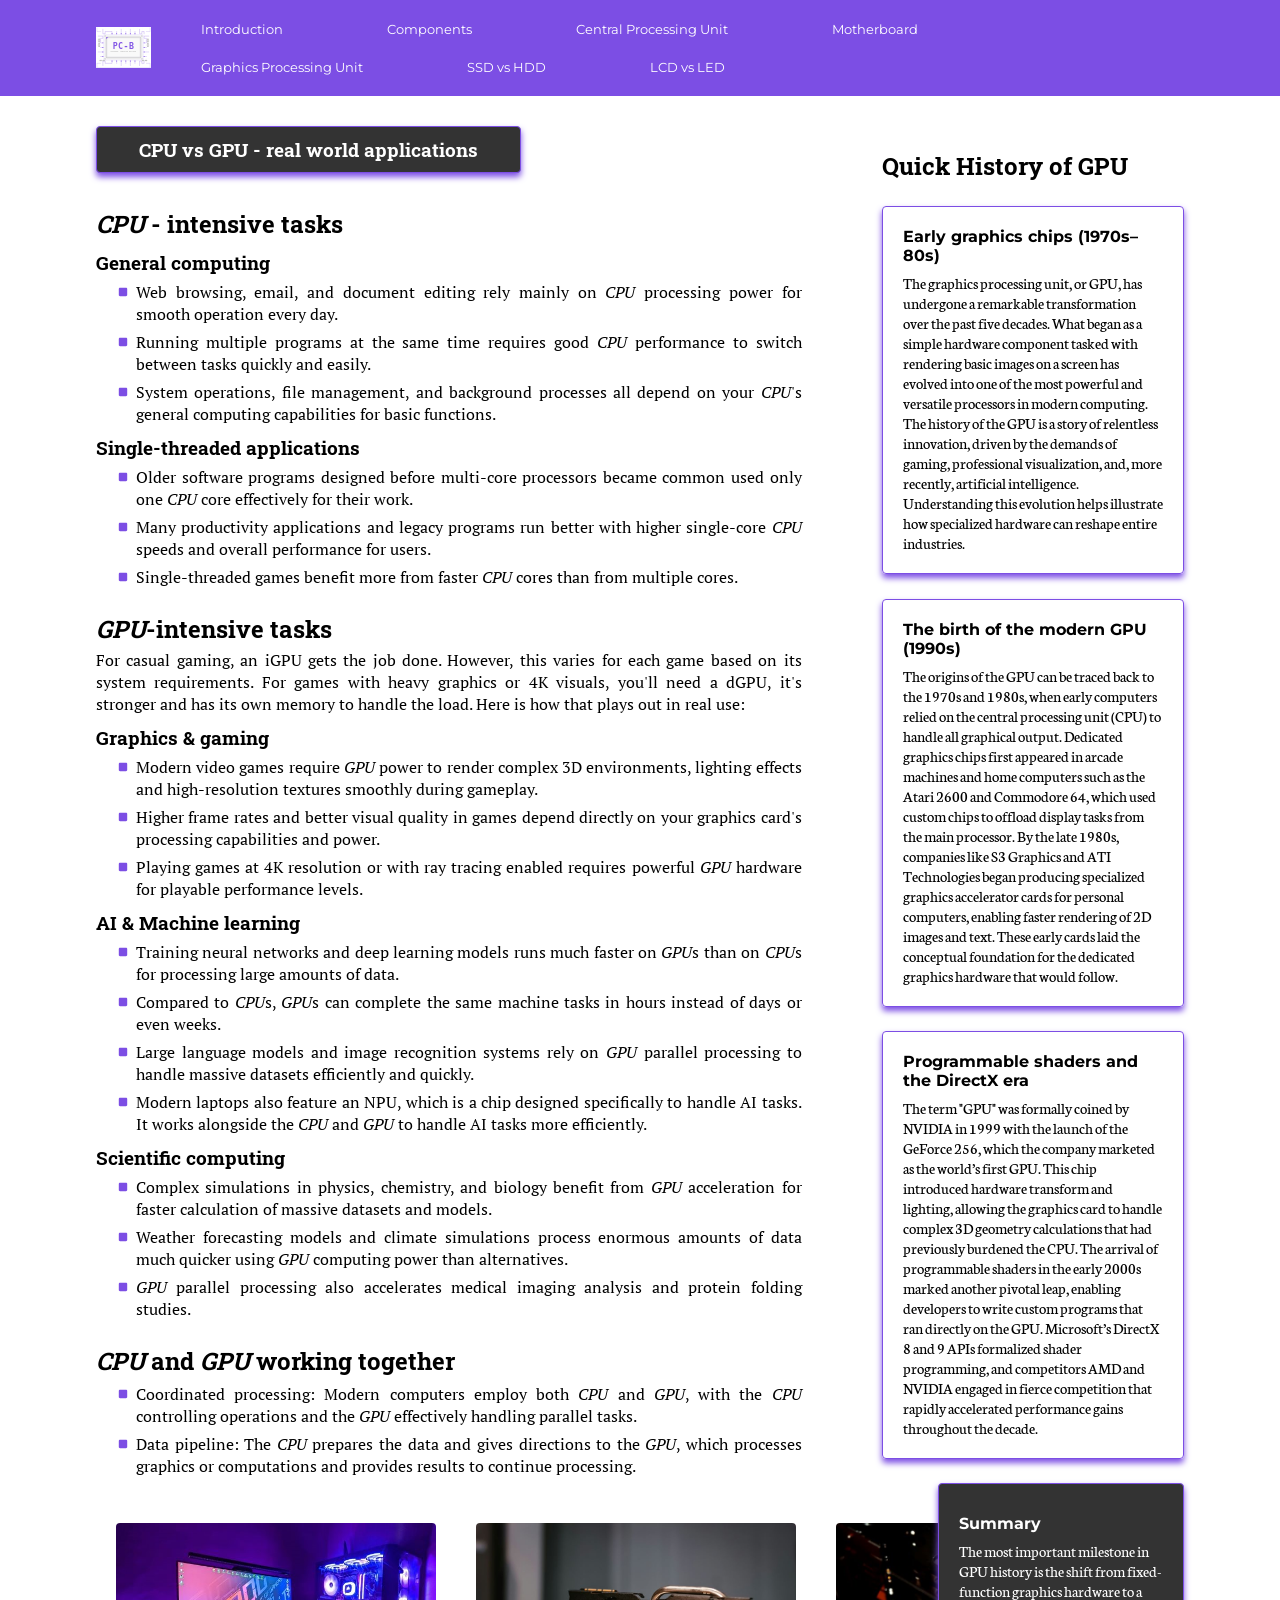
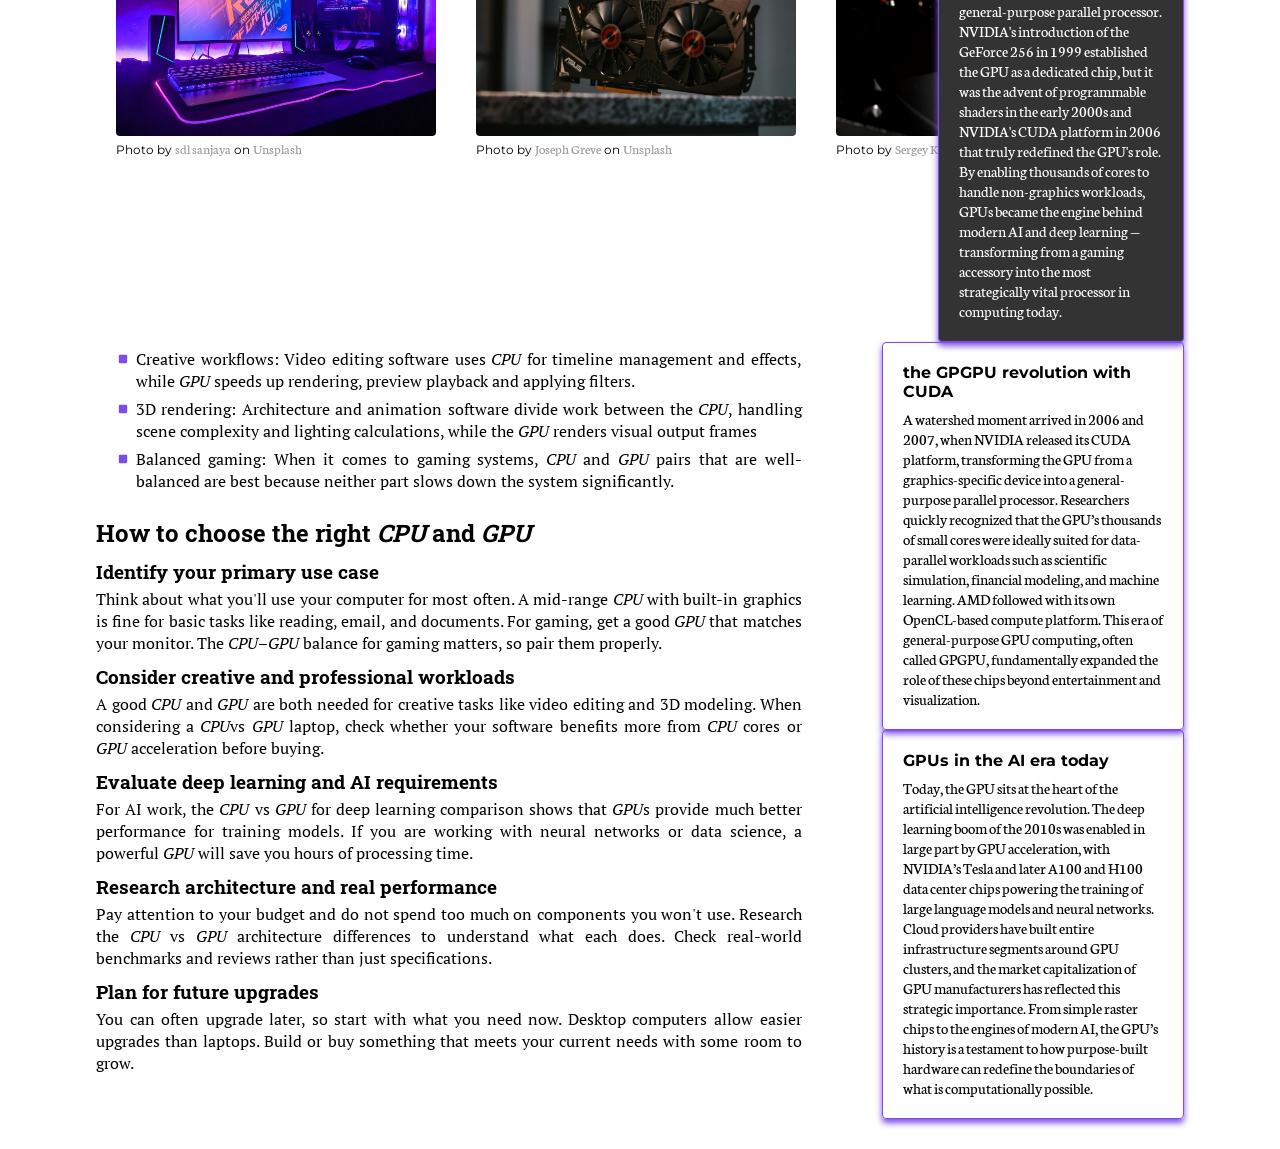
<file: index-6B.html>
<!DOCTYPE html>

<html lang="hr-HR">

<head>
    <meta charset="utf-8">
    <meta name="viewport" content="width=device-width, initial-scale=1">
    <meta name="description" content="Programi obrazovanja">
    <meta name="author" content="Krešimir-Mirko Fiket">
    <meta name="robots" content="index, follow">

    <!--<base href="https://www.naziv.domena">-->

    <title>PC-Builder-CPU-VS-GPU</title>

    <link rel="icon" type="image/png" href="icons/pc-b-logo.png">
    <link rel="stylesheet" href="style.css">
</head>

<body>
    <header>
        <div class="logo-nav">
            <img src="icons/pcb_logo_120x90.svg" alt="PC-Builder: LOGO" width="55px">
            <nav>
                <ul class="navigation">
                    <li><a href="index.html">Introduction</a></li>

                    <li><a href="index-2A.html">Components</a></li>
                    <!--<ul>
                    <li><a href="index-2A.html">Components - A</a></li>
                    <li><a href="index-2B.html">Components - B</a></li>
                </ul>-->

                    <li><a href="index-3.html">Central Processing Unit</a></li>
                    <!--<ul>
                    <li><a href="index-4A.html">CPU Components</a></li>
                    <li><a href="index-4B.html">CPU Features</a></li>
                    <li><a href="index-4C.html">CPU: AMD vs Intel</a></li>
                </ul>-->

                    <li><a href="index-5.html">Motherboard</a></li>
                    <!--<ul>
                    <li><a href="index-5A.html">Motherboard - Components</a></li>
                    <li><a href="index-5B.html">Motherboard - Functions</a></li>
                </ul>-->

                    <li><a href="index-6.html">Graphics Processing Unit</a></li>
                    <!--<ul>
                    <li><a href="index-6A.html">CPU vs GPU: differences</a></li>
                    <li><a href="index-6B.html">CPU vs GPU: applications</a></li>
                </ul>-->
                    <li><a href="index-7.html">SSD vs HDD</a></li>
                    <li><a href="index-8.html">LCD vs LED</a></li>
                </ul>
            </nav>
        </div>
    </header>

    <article>
        <section>
            <main>
                <h1 class="h1-index6b">CPU vs GPU - real world applications</h1>

                <h2><abbr title="Central Processing Unit">CPU</abbr> - intensive tasks</h2>

                <h3>General computing</h3>
                <ul>
                    <li>Web browsing, email, and document editing rely mainly on <abbr
                            title="Central Processing Unit">CPU</abbr> processing power for smooth
                        operation
                        every day.</li>
                    <li>Running multiple programs at the same time requires good <abbr
                            title="Central Processing Unit">CPU</abbr> performance to switch between tasks
                        quickly and easily.
                    </li>
                    <li>System operations, file management, and background processes all depend on your <abbr
                            title="Central Processing Unit">CPU</abbr>'s general
                        computing capabilities for basic functions.</li>
                </ul>

                <h3>Single-threaded applications</h3>
                <ul>
                    <li>Older software programs designed before multi-core processors became common used only one <abbr
                            title="Central Processing Unit">CPU</abbr>
                        core
                        effectively for their work.</li>
                    <li>Many productivity applications and legacy programs run better with higher single-core <abbr
                            title="Central Processing Unit">CPU</abbr> speeds
                        and overall performance for users.
                    </li>
                    <li>Single-threaded games benefit more from faster <abbr title="Central Processing Unit">CPU</abbr>
                        cores than from multiple cores.</li>
                </ul>

                <h2><abbr title="Graphics Processing Unit">GPU</abbr>-intensive tasks</h2>
                <p>For casual gaming, an iGPU gets the job done. However, this varies for each game based on its system
                    requirements. For games with heavy graphics or 4K visuals, you'll need a dGPU, it's stronger and has
                    its
                    own memory to handle the load. Here is how that plays out in real use:</p>

                <h3>Graphics & gaming</h3>
                <ul>
                    <li>Modern video games require <abbr title="Graphics Processing Unit">GPU</abbr> power to render
                        complex 3D environments, lighting effects and
                        high-resolution textures smoothly during gameplay.</li>
                    <li>Higher frame rates and better visual quality in games depend directly on your graphics card's
                        processing capabilities and power.
                    </li>
                    <li>Playing games at 4K resolution or with ray tracing enabled requires powerful <abbr
                            title="Graphics Processing Unit">GPU</abbr> hardware for
                        playable performance levels.</li>
                </ul>

                <h3>AI & Machine learning</h3>
                <ul>
                    <li>Training neural networks and deep learning models runs much faster on <abbr
                            title="Graphics Processing Unit">GPU</abbr>s than on <abbr
                            title="Central Processing Unit">CPU</abbr>s for
                        processing large amounts of data.</li>
                    <li>Compared to <abbr title="Central Processing Unit">CPU</abbr>s, <abbr
                            title="Graphics Processing Unit">GPU</abbr>s can complete the same
                        machine tasks in hours instead of days or even
                        weeks.
                    </li>
                    <li>Large language models and image recognition systems rely on <abbr
                            title="Graphics Processing Unit">GPU</abbr> parallel processing to handle
                        massive datasets efficiently and quickly.</li>
                    <li>Modern laptops also feature an NPU, which is a chip designed specifically to handle AI tasks. It
                        works alongside the <abbr title="Central Processing Unit">CPU</abbr> and <abbr
                            title="Graphics Processing Unit">GPU</abbr> to handle AI tasks
                        more efficiently.</li>
                </ul>

                <h3>Scientific computing</h3>
                <ul>
                    <li>Complex simulations in physics, chemistry, and biology benefit from <abbr
                            title="Graphics Processing Unit">GPU</abbr> acceleration for faster
                        calculation of massive datasets and models.</li>
                    <li>Weather forecasting models and climate simulations process enormous amounts of data much quicker
                        using <abbr title="Graphics Processing Unit">GPU</abbr> computing power than alternatives.
                    </li>
                    <li><abbr title="Graphics Processing Unit">GPU</abbr> parallel processing also accelerates medical
                        imaging analysis and protein folding studies.
                    </li>
                </ul>

                <h2><abbr title="Central Processing Unit">CPU</abbr> and <abbr
                        title="Graphics Processing Unit">GPU</abbr> working together</h2>
                <ul>
                    <li>Coordinated processing: Modern computers employ both <abbr
                            title="Central Processing Unit">CPU</abbr> and <abbr
                            title="Graphics Processing Unit">GPU</abbr>, with the <abbr
                            title="Central Processing Unit">CPU</abbr> controlling
                        operations and the <abbr title="Graphics Processing Unit">GPU</abbr> effectively handling
                        parallel tasks.</li>
                    <li>Data pipeline: The <abbr title="Central Processing Unit">CPU</abbr> prepares the data and gives
                        directions to the <abbr title="Graphics Processing Unit">GPU</abbr>, which processes
                        graphics or computations and provides results to continue processing.
                    </li>
                </ul>
            </main>

            <aside>
                <div class="title">
                    <h2>Quick History of GPU</h2>
                </div>
                <div class="paragraph">
                    <h4>Early graphics chips (1970s–80s)</h4>
                    <p>The graphics processing unit, or GPU, has undergone a remarkable transformation over the past
                        five decades. What began as a simple hardware component tasked with rendering basic images on a
                        screen has evolved into one of the most powerful and versatile processors in modern computing.
                        The history of the GPU is a story of relentless innovation, driven by the demands of gaming,
                        professional visualization, and, more recently, artificial intelligence. Understanding this
                        evolution helps illustrate how specialized hardware can reshape entire industries.</p>
                </div>

                <div class="paragraph">
                    <h4>The birth of the modern GPU (1990s)</h4>
                    <p>The origins of the GPU can be traced back to the 1970s and 1980s, when early computers relied on
                        the central processing unit (CPU) to handle all graphical output. Dedicated graphics chips first
                        appeared in arcade machines and home computers such as the Atari 2600 and Commodore 64, which
                        used custom chips to offload display tasks from the main processor. By the late 1980s, companies
                        like S3 Graphics and ATI Technologies began producing specialized graphics accelerator cards for
                        personal computers, enabling faster rendering of 2D images and text. These early cards laid the
                        conceptual foundation for the dedicated graphics hardware that would follow.</p>
                </div>

                <div class="paragraph">
                    <h4>Programmable shaders and the DirectX era</h4>
                    <p>The term "GPU" was formally coined by NVIDIA in 1999 with the launch of the GeForce 256, which
                        the company marketed as the world’s first GPU. This chip introduced hardware transform and
                        lighting, allowing the graphics card to handle complex 3D geometry calculations that had
                        previously burdened the CPU. The arrival of programmable shaders in the early 2000s marked
                        another pivotal leap, enabling developers to write custom programs that ran directly on the GPU.
                        Microsoft’s DirectX 8 and 9 APIs formalized shader programming, and competitors AMD and NVIDIA
                        engaged in fierce competition that rapidly accelerated performance gains throughout the decade.
                    </p>
                </div>
            </aside>
        </section>

        <section>
            <main>
                <div class="container-images">
                    <figure>
                        <img src="images/sdl-sanjaya-2rQoMZLVXHc-unsplash.jpg" alt="desktop computer">
                        <figcaption>Photo by <a
                                href="https://unsplash.com/@sdlsanjaya?utm_source=unsplash&utm_medium=referral&utm_content=creditCopyText"
                                target="_blank">sdl sanjaya</a> on
                            <a href="https://unsplash.com/photos/a-desktop-computer-sitting-on-top-of-a-desk-2rQoMZLVXHc?utm_source=unsplash&utm_medium=referral&utm_content=creditCopyText"
                                target="_blank">Unsplash</a>
                        </figcaption>
                    </figure>

                    <figure>
                        <img src="images/joseph-greve-D_1-g2eLho8-unsplash.jpg" alt="graphics card">
                        <figcaption>Photo by <a
                                href="https://unsplash.com/@lime517?utm_source=unsplash&utm_medium=referral&utm_content=creditCopyText"
                                target="_blank">Joseph Greve</a> on
                            <a href="https://unsplash.com/photos/black-and-silver-wheel-on-white-table-D_1-g2eLho8?utm_source=unsplash&utm_medium=referral&utm_content=creditCopyText"
                                target="_blank">Unsplash</a>
                        </figcaption>
                    </figure>

                    <figure>
                        <img src="images/sergey-kuznetsov-xDw_VoZ8TB8-unsplash.jpg" alt="hard disk drive">
                        <figcaption>Photo by <a
                                href="https://unsplash.com/@ppksu69?utm_source=unsplash&utm_medium=referral&utm_content=creditCopyText"
                                target="_blank">Sergey Kuznetsov</a> on
                            <a href="https://unsplash.com/photos/a-close-up-of-a-hard-drive-with-a-guitar-xDw_VoZ8TB8?utm_source=unsplash&utm_medium=referral&utm_content=creditCopyText"
                                target="_blank">Unsplash</a>
                        </figcaption>
                    </figure>
                </div>
            </main>
            <aside>
                <div class="single">
                    <h4>Summary</h4>
                    <p>The most important milestone in GPU history is the shift from fixed-function graphics hardware to
                        a general-purpose parallel processor. NVIDIA's introduction of the GeForce 256 in 1999
                        established the GPU as a dedicated chip, but it was the advent of programmable shaders in the
                        early 2000s and NVIDIA's CUDA platform in 2006 that truly redefined the GPU's role. By enabling
                        thousands of cores to handle non-graphics workloads, GPUs became the engine behind modern AI and
                        deep learning — transforming from a gaming accessory into the most strategically vital processor
                        in computing today.</p>
                </div>
            </aside>
        </section>

        <section>
            <main>
                <ul>
                    <li>Creative workflows: Video editing software uses <abbr title="Central Processing Unit">CPU</abbr>
                        for timeline management and effects, while
                        <abbr title="Graphics Processing Unit">GPU</abbr> speeds up rendering, preview playback and
                        applying filters.</li>
                    <li>3D rendering: Architecture and animation software divide work between the <abbr
                            title="Central Processing Unit">CPU</abbr>, handling scene
                        complexity and lighting calculations, while the <abbr
                            title="Graphics Processing Unit">GPU</abbr> renders visual output frames</li>
                    <li>Balanced gaming: When it comes to gaming systems, <abbr
                            title="Central Processing Unit">CPU</abbr> and <abbr
                            title="Graphics Processing Unit">GPU</abbr> pairs that are well-balanced are
                        best because neither part slows down the system significantly.</li>
                </ul>

                <h2>How to choose the right <abbr title="Central Processing Unit">CPU</abbr> and <abbr
                        title="Graphics Processing Unit">GPU</abbr></h2>

                <h3>Identify your primary use case</h3>
                <p>Think about what you'll use your computer for most often. A mid-range <abbr
                        title="Central Processing Unit">CPU</abbr> with built-in graphics is
                    fine
                    for basic tasks like reading, email, and documents. For gaming, get a good <abbr
                        title="Graphics Processing Unit">GPU</abbr> that matches your
                    monitor. The <abbr title="Central Processing Unit">CPU</abbr>–<abbr
                        title="Graphics Processing Unit">GPU</abbr> balance for gaming matters, so
                    pair them properly.</p>

                <h3>Consider creative and professional workloads</h3>
                <p>A good <abbr title="Central Processing Unit">CPU</abbr> and <abbr
                        title="Graphics Processing Unit">GPU</abbr> are both needed for creative tasks
                    like video editing and 3D modeling. When
                    considering a <abbr title="Central Processing Unit">CPU</abbr>vs <abbr
                        title="Graphics Processing Unit">GPU</abbr> laptop, check whether your
                    software benefits more from <abbr title="Central Processing Unit">CPU</abbr> cores or <abbr
                        title="Graphics Processing Unit">GPU</abbr>
                    acceleration before buying.</p>

                <h3>Evaluate deep learning and AI requirements</h3>
                <p>For AI work, the <abbr title="Central Processing Unit">CPU</abbr> vs <abbr
                        title="Graphics Processing Unit">GPU</abbr> for deep learning comparison
                    shows that <abbr title="Graphics Processing Unit">GPU</abbr>s provide much better
                    performance
                    for training models. If you are working with neural networks or data science, a powerful <abbr
                        title="Graphics Processing Unit">GPU</abbr> will
                    save
                    you hours of processing time.</p>

                <h3>Research architecture and real performance</h3>
                <p>Pay attention to your budget and do not spend too much on components you won't use. Research the
                    <abbr title="Central Processing Unit">CPU</abbr>
                    vs
                    <abbr title="Graphics Processing Unit">GPU</abbr> architecture differences to understand what each
                    does. Check real-world benchmarks and reviews
                    rather than just specifications.</p>

                <h3>Plan for future upgrades</h3>
                <p>You can often upgrade later, so start with what you need now. Desktop computers allow easier upgrades
                    than laptops. Build or buy something that meets your current needs with some room to grow.</p>
            </main>

            <aside>
                <div class="paragraph">
                    <h4>the GPGPU revolution with CUDA</h4>
                    <p>A watershed moment arrived in 2006 and 2007, when NVIDIA released its CUDA platform, transforming
                        the GPU from a graphics-specific device into a general-purpose parallel processor. Researchers
                        quickly recognized that the GPU’s thousands of small cores were ideally suited for data-parallel
                        workloads such as scientific simulation, financial modeling, and machine learning. AMD followed
                        with its own OpenCL-based compute platform. This era of general-purpose GPU computing, often
                        called GPGPU, fundamentally expanded the role of these chips beyond entertainment and
                        visualization.</p>
                </div>

                <div class="paragraph">
                    <h4>GPUs in the AI era today</h4>
                    <p>Today, the GPU sits at the heart of the artificial intelligence revolution. The deep learning
                        boom of the 2010s was enabled in large part by GPU acceleration, with NVIDIA’s Tesla and later
                        A100 and H100 data center chips powering the training of large language models and neural
                        networks. Cloud providers have built entire infrastructure segments around GPU clusters, and the
                        market capitalization of GPU manufacturers has reflected this strategic importance. From simple
                        raster chips to the engines of modern AI, the GPU’s history is a testament to how purpose-built
                        hardware can redefine the boundaries of what is computationally possible.
                    </p>
                </div>
            </aside>
        </section>
    </article>
</body>

</html>
</file>
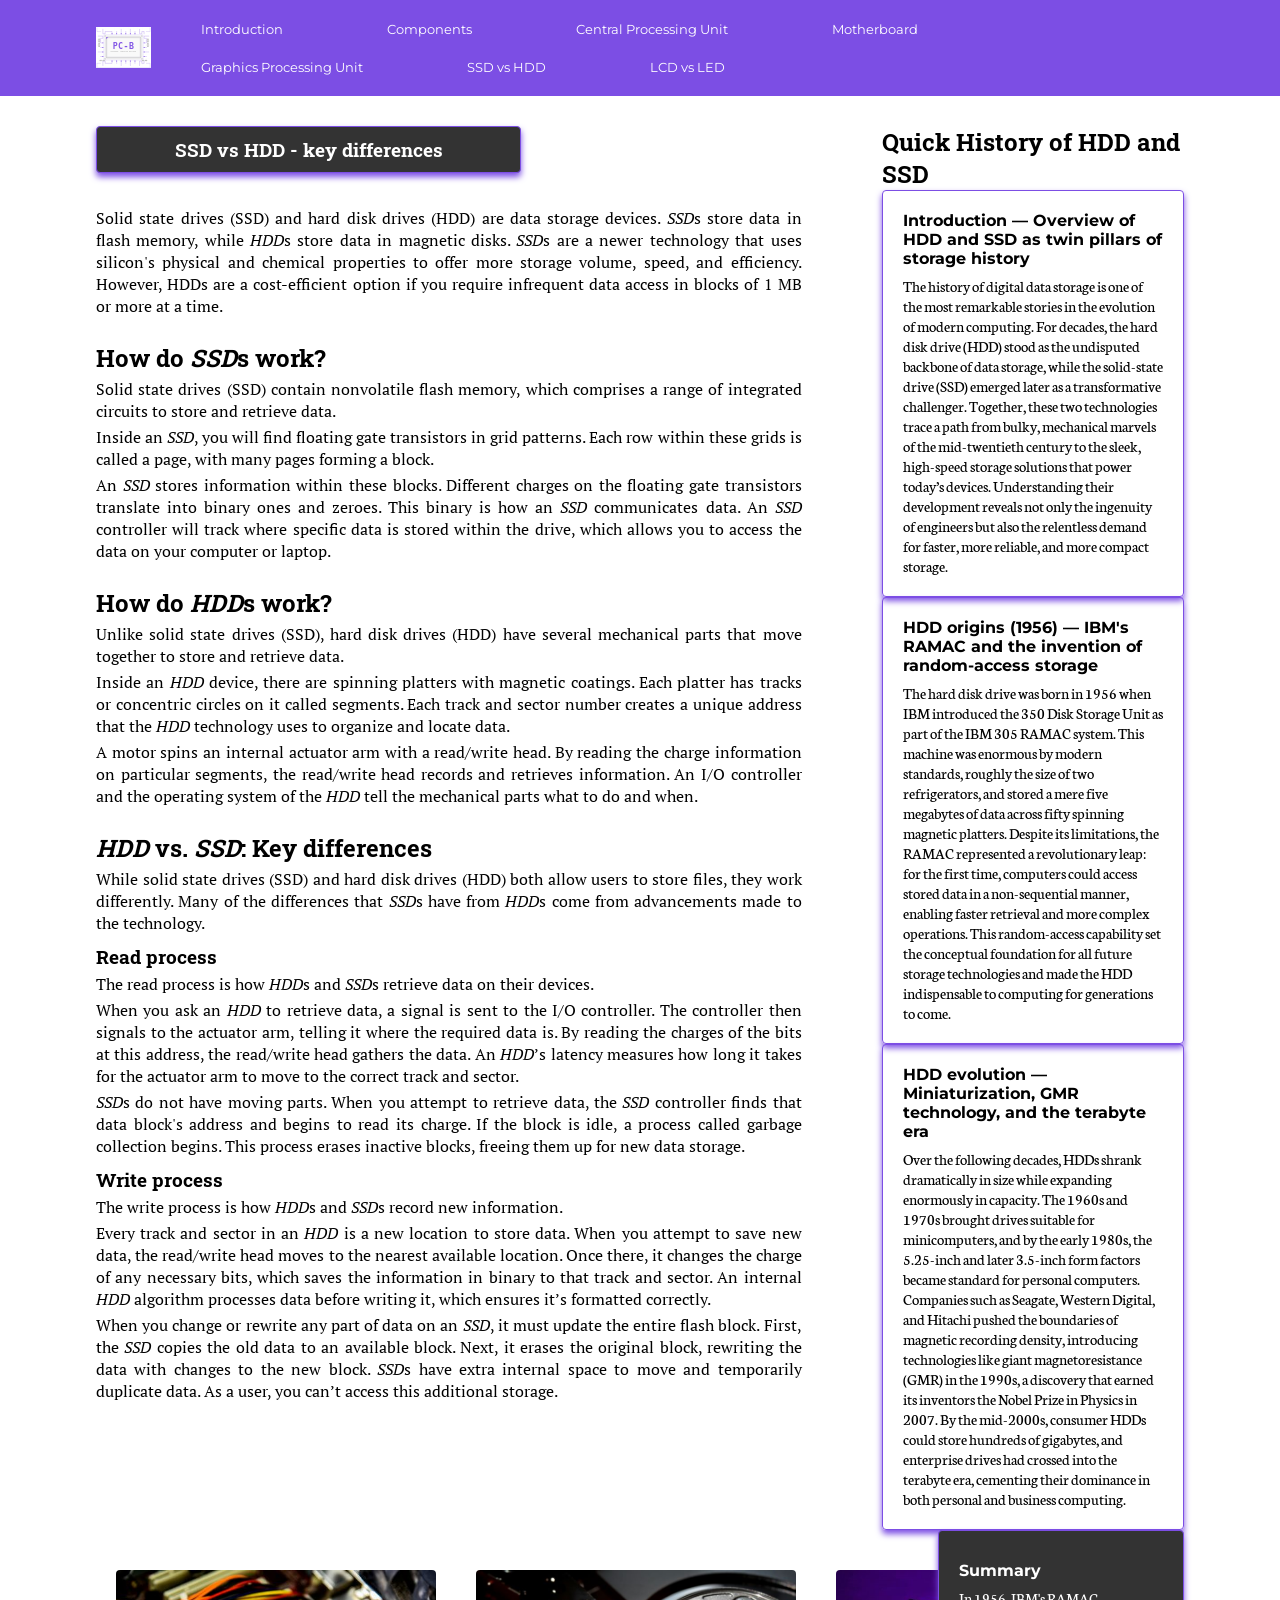
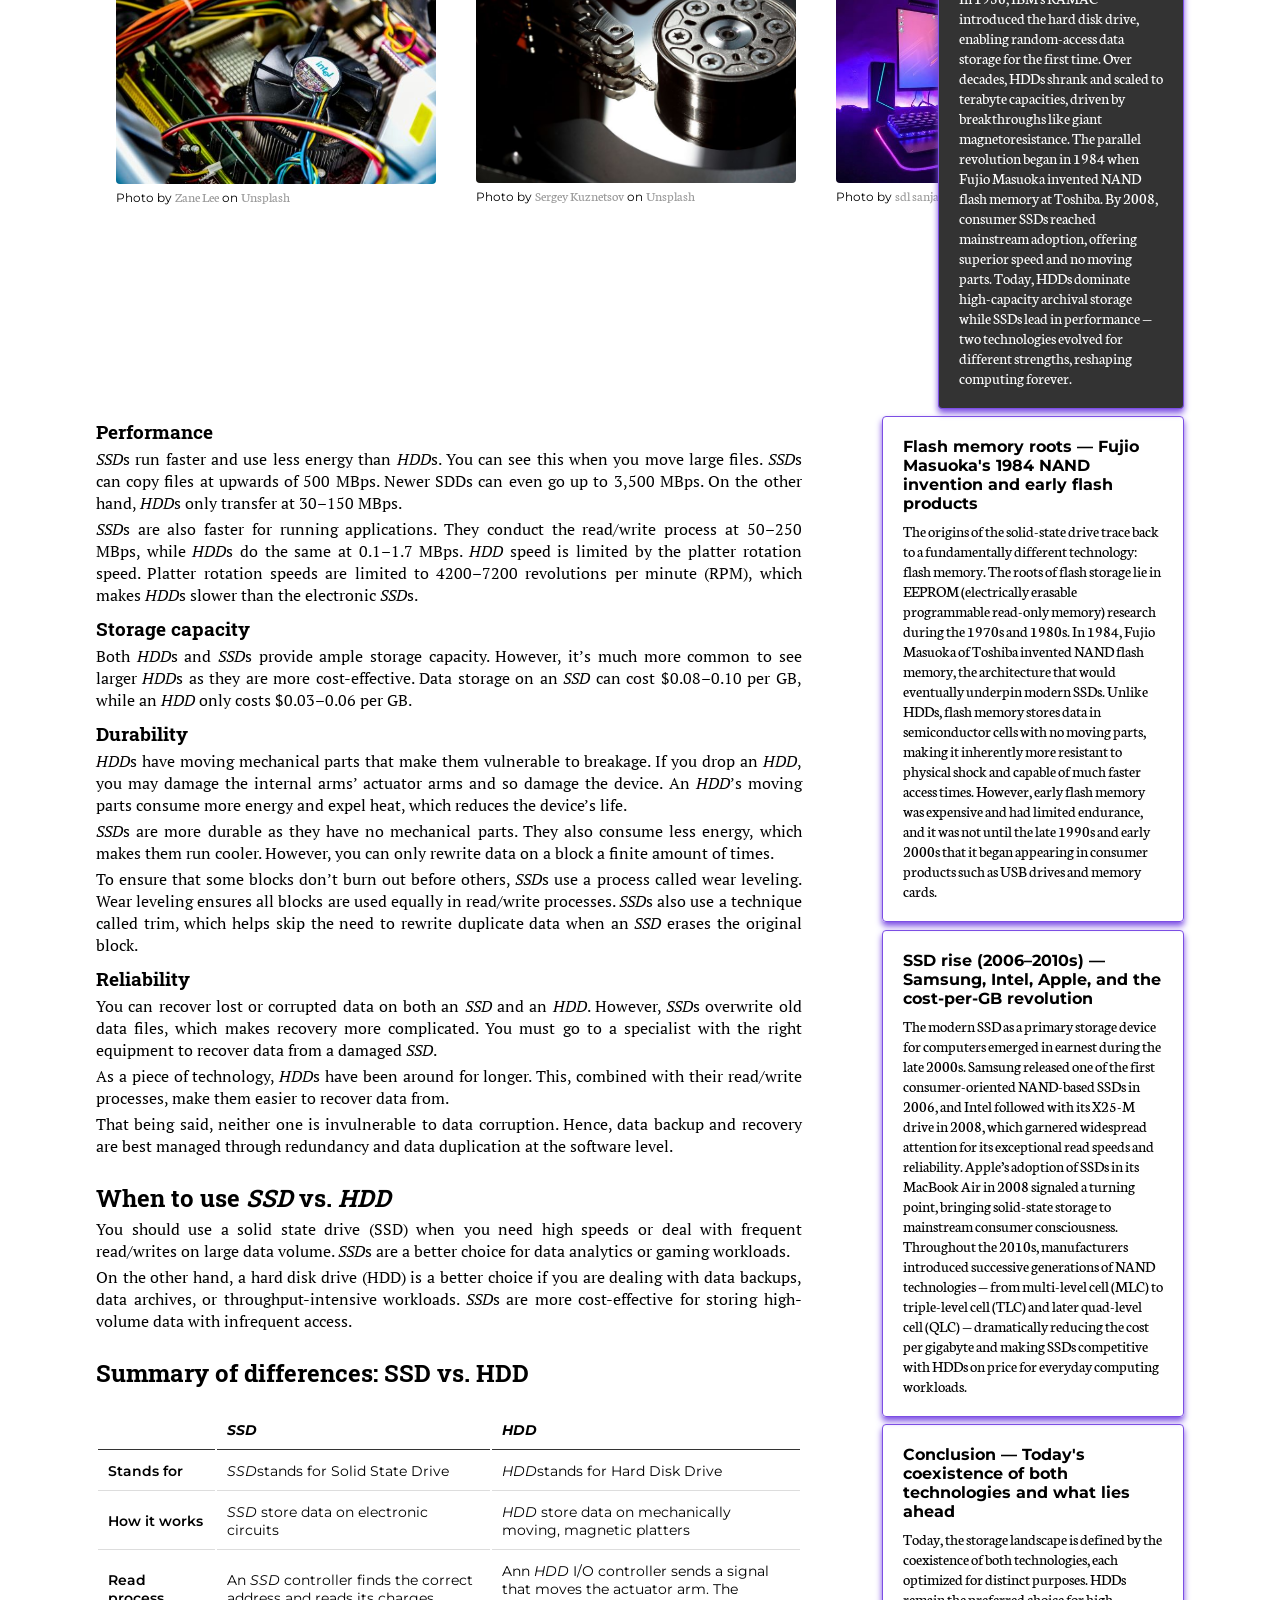
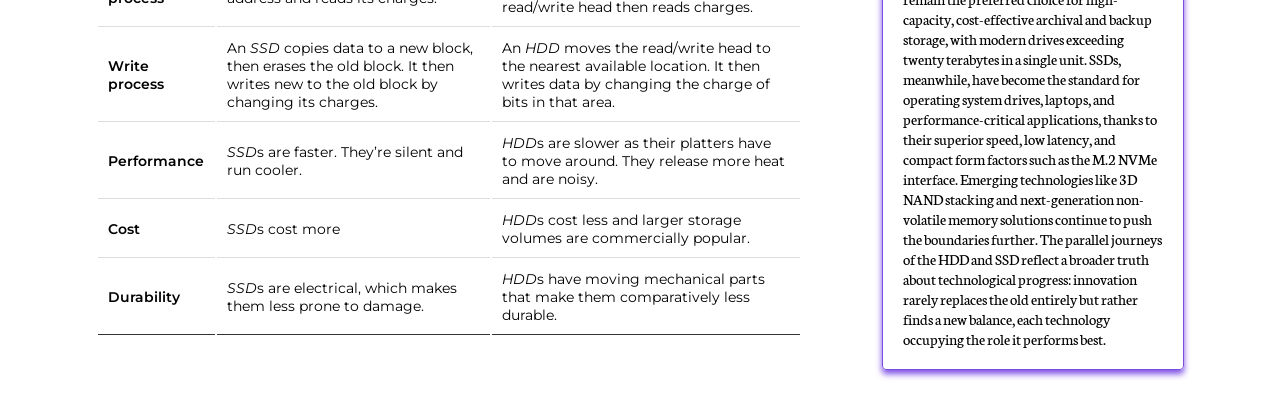
<file: index-7.html>
<!DOCTYPE html>

<html lang="hr-HR">

<head>
    <meta charset="utf-8">
    <meta name="viewport" content="width=device-width, initial-scale=1">
    <meta name="description" content="Programi obrazovanja">
    <meta name="author" content="Krešimir-Mirko Fiket">
    <meta name="robots" content="index, follow">

    <!--<base href="https://www.naziv.domena">-->

    <title>PC-Builder-SSD-vs-HDD</title>

    <link rel="icon" type="image/png" href="icons/pc-b-logo.png">
    <link rel="stylesheet" href="style.css">
</head>

<body>
    <header>
        <div class="logo-nav">
            <img src="icons/pcb_logo_120x90.svg" alt="PC-Builder: LOGO" width="55px">
            <nav>
                <ul class="navigation">
                    <li><a href="index.html">Introduction</a></li>

                    <li><a href="index-2A.html">Components</a></li>
                    <!--<ul>
                    <li><a href="index-2A.html">Components - A</a></li>
                    <li><a href="index-2B.html">Components - B</a></li>
                </ul>-->

                    <li><a href="index-3.html">Central Processing Unit</a></li>
                    <!--<ul>
                    <li><a href="index-4A.html">CPU Components</a></li>
                    <li><a href="index-4B.html">CPU Features</a></li>
                    <li><a href="index-4C.html">CPU: AMD vs Intel</a></li>
                </ul>-->

                    <li><a href="index-5.html">Motherboard</a></li>
                    <!--<ul>
                    <li><a href="index-5A.html">Motherboard - Components</a></li>
                    <li><a href="index-5B.html">Motherboard - Functions</a></li>
                </ul>-->

                    <li><a href="index-6.html">Graphics Processing Unit</a></li>
                    <!--<ul>
                    <li><a href="index-6A.html">CPU vs GPU: differences</a></li>
                    <li><a href="index-6B.html">CPU vs GPU: applications</a></li>
                </ul>-->
                    <li><a href="index-7.html">SSD vs HDD</a></li>
                    <li><a href="index-8.html">LCD vs LED</a></li>
                </ul>
            </nav>
        </div>
    </header>

    <article>
        <section>
            <main>
                <h1 class="h1-index6b h1-index6">SSD vs HDD - key differences</h1>
                <p>Solid state drives (SSD) and hard disk drives (HDD) are data storage devices. <abbr
                        title="Solid-State Drive">SSD</abbr>s store data in
                    flash memory, while <abbr title="Hard Disk Drive">HDD</abbr>s store data in magnetic disks. <abbr
                        title="Solid-State Drive">SSD</abbr>s
                    are a newer technology that uses
                    silicon's physical and chemical properties to offer more storage volume, speed, and efficiency.
                    However, HDDs are a cost-efficient option if you require infrequent data access in blocks of 1 MB or
                    more at a time.</p>

                <h2>How do <abbr title="Solid-State Drive">SSD</abbr>s work?</h2>
                <p>Solid state drives (SSD) contain nonvolatile flash memory, which comprises a range of integrated
                    circuits to store and retrieve data.
                </p>
                <p>Inside an <abbr title="Solid-State Drive">SSD</abbr>, you will find floating gate transistors in grid
                    patterns. Each row within these grids
                    is called a page, with many pages forming a block.</p>
                <p>An <abbr title="Solid-State Drive">SSD</abbr> stores information within these blocks. Different
                    charges on the floating gate transistors
                    translate into binary ones and zeroes. This binary is how an <abbr
                        title="Solid-State Drive">SSD</abbr> communicates data. An <abbr
                        title="Solid-State Drive">SSD</abbr>
                    controller will track where specific data is stored within the drive, which allows you to access the
                    data on your computer or laptop.</p>

                <h2>How do <abbr title="Hard Disk Drive">HDD</abbr>s work?</h2>
                <p>Unlike solid state drives (SSD), hard disk drives (HDD) have several mechanical parts that move
                    together to store and retrieve data.
                </p>
                <p>Inside an <abbr title="Hard Disk Drive">HDD</abbr> device, there are spinning platters with magnetic
                    coatings. Each platter has tracks or
                    concentric circles on it called segments. Each track and sector number creates a unique address that
                    the <abbr title="Hard Disk Drive">HDD</abbr> technology uses to organize and locate data.</p>
                <p>A motor spins an internal actuator arm with a read/write head. By reading the charge information on
                    particular segments, the read/write head records and retrieves information. An I/O controller and
                    the operating system of the <abbr title="Hard Disk Drive">HDD</abbr> tell the mechanical parts what
                    to do
                    and when.</p>

                <h2><abbr title="Hard Disk Drive">HDD</abbr> vs. <abbr title="Solid-State Drive">SSD</abbr>: Key
                    differences
                </h2>
                <p>While solid state drives (SSD) and hard disk drives (HDD) both allow users to store files, they work
                    differently. Many of the differences that <abbr title="Solid-State Drive">SSD</abbr>s have from
                    <abbr title="Hard Disk Drive">HDD</abbr>s
                    come from advancements made to the
                    technology.
                </p>

                <h3>Read process</h3>
                <p>The read process is how <abbr title="Hard Disk Drive">HDD</abbr>s and <abbr
                        title="Solid-State Drive">SSD</abbr>s retrieve data on their
                    devices.</p>
                <p>When you ask an <abbr title="Hard Disk Drive">HDD</abbr> to retrieve data, a signal is sent to the
                    I/O
                    controller. The controller then
                    signals to the actuator arm, telling it where the required data is. By reading the charges of the
                    bits at this address, the read/write head gathers the data. An <abbr
                        title="Hard Disk Drive">HDD</abbr>’s
                    latency measures how long it
                    takes for the actuator arm to move to the correct track and sector.</p>
                <p><abbr title="Solid-State Drive">SSD</abbr>s do not have moving parts. When you attempt to retrieve
                    data, the <abbr title="Solid-State Drive">SSD</abbr> controller finds that data
                    block's address and begins to read its charge. If the block is idle, a process called garbage
                    collection begins. This process erases inactive blocks, freeing them up for new data storage.</p>

                <h3>Write process</h3>
                <p>The write process is how <abbr title="Hard Disk Drive">HDD</abbr>s and <abbr
                        title="Solid-State Drive">SSD</abbr>s record new information.
                </p>
                <p>Every track and sector in an <abbr title="Hard Disk Drive">HDD</abbr> is a new location to store
                    data.
                    When you attempt to save new data,
                    the read/write head moves to the nearest available location. Once there, it changes the charge of
                    any necessary bits, which saves the information in binary to that track and sector. An internal
                    <abbr title="Hard Disk Drive">HDD</abbr>
                    algorithm processes data before writing it, which ensures it’s formatted correctly. </p>
                <p>When you change or rewrite any part of data on an <abbr title="Solid-State Drive">SSD</abbr>, it must
                    update the entire flash block. First,
                    the <abbr title="Solid-State Drive">SSD</abbr> copies the old data to an available block. Next, it
                    erases the original block, rewriting the
                    data with changes to the new block. <abbr title="Solid-State Drive">SSD</abbr>s have extra internal
                    space to move and temporarily duplicate
                    data. As a user, you can’t access this additional storage.</p>
            </main>

            <aside>
                <div class="title">
                    <h2>Quick History of HDD and SSD</h2>
                </div>
                <div class="paragraph">
                    <h4>Introduction — Overview of HDD and SSD as twin pillars of storage history</h4>
                    <p>The history of digital data storage is one of the most remarkable stories in the evolution of
                        modern computing. For decades, the hard disk drive (HDD) stood as the undisputed backbone of
                        data storage, while the solid-state drive (SSD) emerged later as a transformative challenger.
                        Together, these two technologies trace a path from bulky, mechanical marvels of the
                        mid-twentieth century to the sleek, high-speed storage solutions that power today’s devices.
                        Understanding their development reveals not only the ingenuity of engineers but also the
                        relentless demand for faster, more reliable, and more compact storage.</p>
                </div>

                <div class="paragraph">
                    <h4>HDD origins (1956) — IBM's RAMAC and the invention of random-access storage</h4>
                    <p>The hard disk drive was born in 1956 when IBM introduced the 350 Disk Storage Unit as part of the
                        IBM 305 RAMAC system. This machine was enormous by modern standards, roughly the size of two
                        refrigerators, and stored a mere five megabytes of data across fifty spinning magnetic platters.
                        Despite its limitations, the RAMAC represented a revolutionary leap: for the first time,
                        computers could access stored data in a non-sequential manner, enabling faster retrieval and
                        more complex operations. This random-access capability set the conceptual foundation for all
                        future storage technologies and made the HDD indispensable to computing for generations to come.
                    </p>
                </div>

                <div class="paragraph">
                    <h4>HDD evolution — Miniaturization, GMR technology, and the terabyte era</h4>
                    <p>Over the following decades, HDDs shrank dramatically in size while expanding enormously in
                        capacity. The 1960s and 1970s brought drives suitable for minicomputers, and by the early 1980s,
                        the 5.25-inch and later 3.5-inch form factors became standard for personal computers. Companies
                        such as Seagate, Western Digital, and Hitachi pushed the boundaries of magnetic recording
                        density, introducing technologies like giant magnetoresistance (GMR) in the 1990s, a discovery
                        that earned its inventors the Nobel Prize in Physics in 2007. By the mid-2000s, consumer HDDs
                        could store hundreds of gigabytes, and enterprise drives had crossed into the terabyte era,
                        cementing their dominance in both personal and business computing.</p>
                </div>
            </aside>
        </section>

        <section>
            <main>
                <div class="container-images">
                    <figure>
                        <img src="images/zane-lee-YpvmeZV5rfI-unsplash.jpg" alt="motherboard">
                        <figcaption>Photo by <a
                                href="https://unsplash.com/@zane404?utm_source=unsplash&utm_medium=referral&utm_content=creditCopyText"
                                target="_blank">Zane Lee</a> on
                            <a href="https://unsplash.com/photos/intel-cable-and-fan-YpvmeZV5rfI?utm_source=unsplash&utm_medium=referral&utm_content=creditCopyText"
                                target="_blank">Unsplash</a>
                        </figcaption>
                    </figure>

                    <figure>
                        <img src="images/sergey-kuznetsov-xDw_VoZ8TB8-unsplash.jpg" alt="hard disk drive">
                        <figcaption>Photo by <a
                                href="https://unsplash.com/@ppksu69?utm_source=unsplash&utm_medium=referral&utm_content=creditCopyText"
                                target="_blank">Sergey Kuznetsov</a> on
                            <a href="https://unsplash.com/photos/a-close-up-of-a-hard-drive-with-a-guitar-xDw_VoZ8TB8?utm_source=unsplash&utm_medium=referral&utm_content=creditCopyText"
                                target="_blank">Unsplash</a>
                        </figcaption>
                    </figure>

                    <figure>
                        <img src="images/sdl-sanjaya-2rQoMZLVXHc-unsplash.jpg" alt="desktop computer">
                        <figcaption>Photo by <a
                                href="https://unsplash.com/@sdlsanjaya?utm_source=unsplash&utm_medium=referral&utm_content=creditCopyText"
                                target="_blank">sdl sanjaya</a> on
                            <a href="https://unsplash.com/photos/a-desktop-computer-sitting-on-top-of-a-desk-2rQoMZLVXHc?utm_source=unsplash&utm_medium=referral&utm_content=creditCopyText"
                                target="_blank">Unsplash</a>
                        </figcaption>
                    </figure>
                </div>
            </main>
            <aside>
                <div class="single">
                    <h4>Summary</h4>
                    <p>In 1956, IBM's RAMAC introduced the hard disk drive, enabling random-access data storage for the
                        first time. Over decades, HDDs shrank and scaled to terabyte capacities, driven by breakthroughs
                        like giant magnetoresistance. The parallel revolution began in 1984 when Fujio Masuoka invented
                        NAND flash memory at Toshiba. By 2008, consumer SSDs reached mainstream adoption, offering
                        superior speed and no moving parts. Today, HDDs dominate high-capacity archival storage while
                        SSDs lead in performance — two technologies evolved for different strengths, reshaping computing
                        forever.</p>
                </div>
            </aside>
        </section>

        <section>
            <main>
                <h3>Performance</h3>
                <p><abbr title="Solid-State Drive">SSD</abbr>s run faster and use less energy than <abbr
                        title="Hard Disk Drive">HDD</abbr>s. You can see
                    this when you move large files. <abbr title="Solid-State Drive">SSD</abbr>s can
                    copy files at upwards of 500 MBps. Newer SDDs can even go up to 3,500 MBps. On the other hand, <abbr
                        title="Hard Disk Drive">HDD</abbr>s
                    only transfer at 30–150 MBps. </p>
                <p><abbr title="Solid-State Drive">SSD</abbr>s are also faster for running applications. They conduct
                    the read/write process at 50–250 MBps,
                    while <abbr title="Hard Disk Drive">HDD</abbr>s do the same at 0.1–1.7 MBps. <abbr
                        title="Hard Disk Drive">HDD</abbr> speed is limited by the platter rotation speed. Platter
                    rotation speeds are limited to 4200–7200 revolutions per minute (RPM), which makes <abbr
                        title="Hard Disk Drive">HDD</abbr>s slower than
                    the electronic <abbr title="Solid-State Drive">SSD</abbr>s.
                </p>

                <h3>Storage capacity</h3>
                <p>Both <abbr title="Hard Disk Drive">HDD</abbr>s and <abbr title="Solid-State Drive">SSD</abbr>s
                    provide
                    ample storage capacity. However,
                    it’s much more common to see larger <abbr title="Hard Disk Drive">HDD</abbr>s
                    as they are more cost-effective. Data storage on an <abbr title="Solid-State Drive">SSD</abbr> can
                    cost $0.08–0.10 per GB, while an <abbr title="Hard Disk Drive">HDD</abbr>
                    only costs $0.03–0.06 per GB.</p>

                <h3>Durability</h3>
                <p><abbr title="Hard Disk Drive">HDD</abbr>s have moving mechanical parts that make them vulnerable to
                    breakage. If you drop an <abbr title="Hard Disk Drive">HDD</abbr>, you may
                    damage the internal arms’ actuator arms and so damage the device. An <abbr
                        title="Hard Disk Drive">HDD</abbr>’s moving parts consume more
                    energy and expel heat, which reduces the device’s life.</p>
                <p><abbr title="Solid-State Drive">SSD</abbr>s are more durable as they have no mechanical parts. They
                    also consume less energy, which makes
                    them run cooler. However, you can only rewrite data on a block a finite amount of times.
                </p>
                <p>To ensure that some blocks don’t burn out before others, <abbr title="Solid-State Drive">SSD</abbr>s
                    use a process called wear leveling.
                    Wear leveling ensures all blocks are used equally in read/write processes. <abbr
                        title="Solid-State Drive">SSD</abbr>s also use a technique
                    called trim, which helps skip the need to rewrite duplicate data when an <abbr
                        title="Solid-State Drive">SSD</abbr> erases the original
                    block.</p>

                <h3>Reliability</h3>
                <p>You can recover lost or corrupted data on both an <abbr title="Solid-State Drive">SSD</abbr> and an
                    <abbr title="Hard Disk Drive">HDD</abbr>. However, <abbr title="Solid-State Drive">SSD</abbr>s
                    overwrite
                    old data
                    files, which makes recovery more complicated. You must go to a specialist with the right equipment
                    to recover data from a damaged <abbr title="Solid-State Drive">SSD</abbr>.</p>
                <p>As a piece of technology, <abbr title="Hard Disk Drive">HDD</abbr>s have been around for longer.
                    This,
                    combined with their read/write
                    processes, make them easier to recover data from.
                </p>
                <p>That being said, neither one is invulnerable to data corruption. Hence, data backup and recovery are
                    best managed through redundancy and data duplication at the software level.</p>

                <h2>When to use <abbr title="Solid-State Drive">SSD</abbr> vs. <abbr title="Hard Disk Drive">HDD</abbr>
                </h2>
                <p>You should use a solid state drive (SSD) when you need high speeds or deal with frequent read/writes
                    on large data volume. <abbr title="Solid-State Drive">SSD</abbr>s are a better choice for data
                    analytics or gaming workloads.</p>
                <p>On the other hand, a hard disk drive (HDD) is a better choice if you are dealing with data backups,
                    data archives, or throughput-intensive workloads. <abbr title="Solid-State Drive">SSD</abbr>s are
                    more cost-effective for storing
                    high-volume data with infrequent access.</p>

                <h2>Summary of differences: SSD vs. HDD</h2>

                <table class="table-index7">
                    <thead>
                        <tr>
                            <th></th>
                            <th><abbr title="Solid-State Drive">SSD</abbr></th>
                            <th><abbr title="Hard Disk Drive">HDD</abbr></th>
                        </tr>
                    </thead>

                    <tr>
                        <td>Stands for</td>
                        <td><abbr title="Solid-State Drive">SSD</abbr>stands for Solid State Drive</td>
                        <td><abbr title="Hard Disk Drive">HDD</abbr>stands for Hard Disk Drive</td>
                    </tr>
                    <tr>
                        <td>How it works</td>
                        <td><abbr title="Solid-State Drive">SSD</abbr> store data on electronic circuits</td>
                        <td><abbr title="Hard Disk Drive">HDD</abbr> store data on mechanically moving, magnetic
                            platters
                        </td>
                    </tr>
                    <tr>
                        <td>Read process</td>
                        <td>An <abbr title="Solid-State Drive">SSD</abbr> controller finds the correct address and reads
                            its charges.</td>
                        <td>Ann <abbr title="Hard Disk Drive">HDD</abbr> I/O controller sends a signal that moves the
                            actuator arm. The read/write head then
                            reads charges.</td>
                    </tr>
                    <tr>
                        <td>Write process</td>
                        <td>An <abbr title="Solid-State Drive">SSD</abbr> copies data to a new block, then erases the
                            old block. It then writes new to the old
                            block by changing its charges. </td>
                        <td>An <abbr title="Hard Disk Drive">HDD</abbr> moves the read/write head to the nearest
                            available
                            location. It then writes data by
                            changing the charge of bits in that area.</td>
                    </tr>
                    <tr>
                        <td>Performance</td>
                        <td><abbr title="Solid-State Drive">SSD</abbr>s are faster. They’re silent and run cooler.</td>
                        <td><abbr title="Hard Disk Drive">HDD</abbr>s are slower as their platters have to move around.
                            They
                            release more heat and are noisy.
                        </td>
                    </tr>
                    <tr>
                        <td>Cost</td>
                        <td><abbr title="Solid-State Drive">SSD</abbr>s cost more</td>
                        <td><abbr title="Hard Disk Drive">HDD</abbr>s cost less and larger storage volumes are
                            commercially
                            popular.</td>
                    </tr>
                    <tfoot>
                        <tr>
                            <td>Durability</td>
                            <td><abbr title="Solid-State Drive">SSD</abbr>s are electrical, which makes them less prone
                                to
                                damage.</td>
                            <td><abbr title="Hard Disk Drive">HDD</abbr>s have moving mechanical parts that make them
                                comparatively less durable.</td>
                        </tr>
                    </tfoot>
                </table>
            </main>

            <aside>
                <div class="paragraph">
                    <h4>Flash memory roots — Fujio Masuoka's 1984 NAND invention and early flash products</h4>
                    <p>The origins of the solid-state drive trace back to a fundamentally different technology: flash
                        memory. The roots of flash storage lie in EEPROM (electrically erasable programmable read-only
                        memory) research during the 1970s and 1980s. In 1984, Fujio Masuoka of Toshiba invented NAND
                        flash memory, the architecture that would eventually underpin modern SSDs. Unlike HDDs, flash
                        memory stores data in semiconductor cells with no moving parts, making it inherently more
                        resistant to physical shock and capable of much faster access times. However, early flash memory
                        was expensive and had limited endurance, and it was not until the late 1990s and early 2000s
                        that it began appearing in consumer products such as USB drives and memory cards.</p>
                </div>

                <div class="paragraph">
                    <h4>SSD rise (2006–2010s) — Samsung, Intel, Apple, and the cost-per-GB revolution</h4>
                    <p>The modern SSD as a primary storage device for computers emerged in earnest during the late
                        2000s. Samsung released one of the first consumer-oriented NAND-based SSDs in 2006, and Intel
                        followed with its X25-M drive in 2008, which garnered widespread attention for its exceptional
                        read speeds and reliability. Apple’s adoption of SSDs in its MacBook Air in 2008 signaled a
                        turning point, bringing solid-state storage to mainstream consumer consciousness. Throughout the
                        2010s, manufacturers introduced successive generations of NAND technologies — from multi-level
                        cell (MLC) to triple-level cell (TLC) and later quad-level cell (QLC) — dramatically reducing
                        the cost per gigabyte and making SSDs competitive with HDDs on price for everyday computing
                        workloads.
                    </p>
                </div>

                <div class="paragraph">
                    <h4>Conclusion — Today's coexistence of both technologies and what lies ahead</h4>
                    <p>Today, the storage landscape is defined by the coexistence of both technologies, each optimized
                        for distinct purposes. HDDs remain the preferred choice for high-capacity, cost-effective
                        archival and backup storage, with modern drives exceeding twenty terabytes in a single unit.
                        SSDs, meanwhile, have become the standard for operating system drives, laptops, and
                        performance-critical applications, thanks to their superior speed, low latency, and compact form
                        factors such as the M.2 NVMe interface. Emerging technologies like 3D NAND stacking and
                        next-generation non-volatile memory solutions continue to push the boundaries further. The
                        parallel journeys of the HDD and SSD reflect a broader truth about technological progress:
                        innovation rarely replaces the old entirely but rather finds a new balance, each technology
                        occupying the role it performs best.
                    </p>
                </div>
            </aside>
        </section>
    </article>
</body>

</html>
</file>
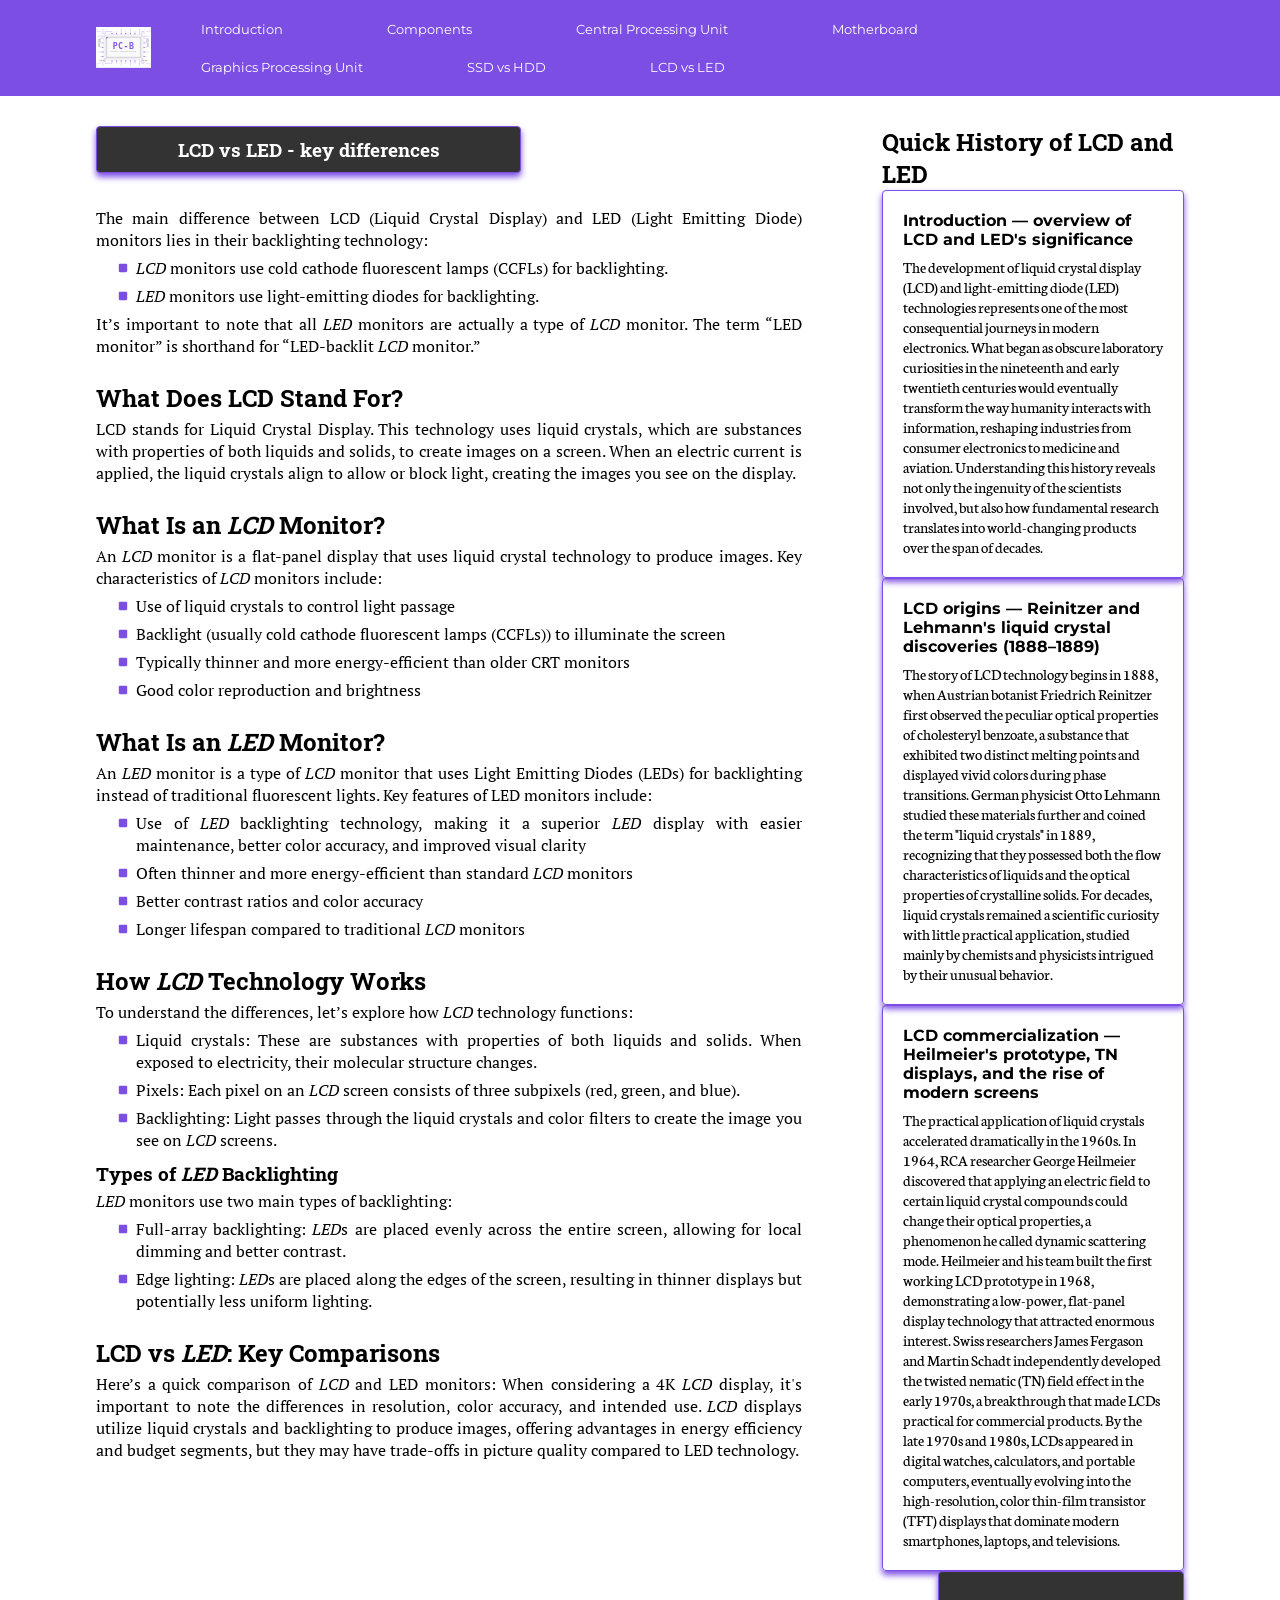
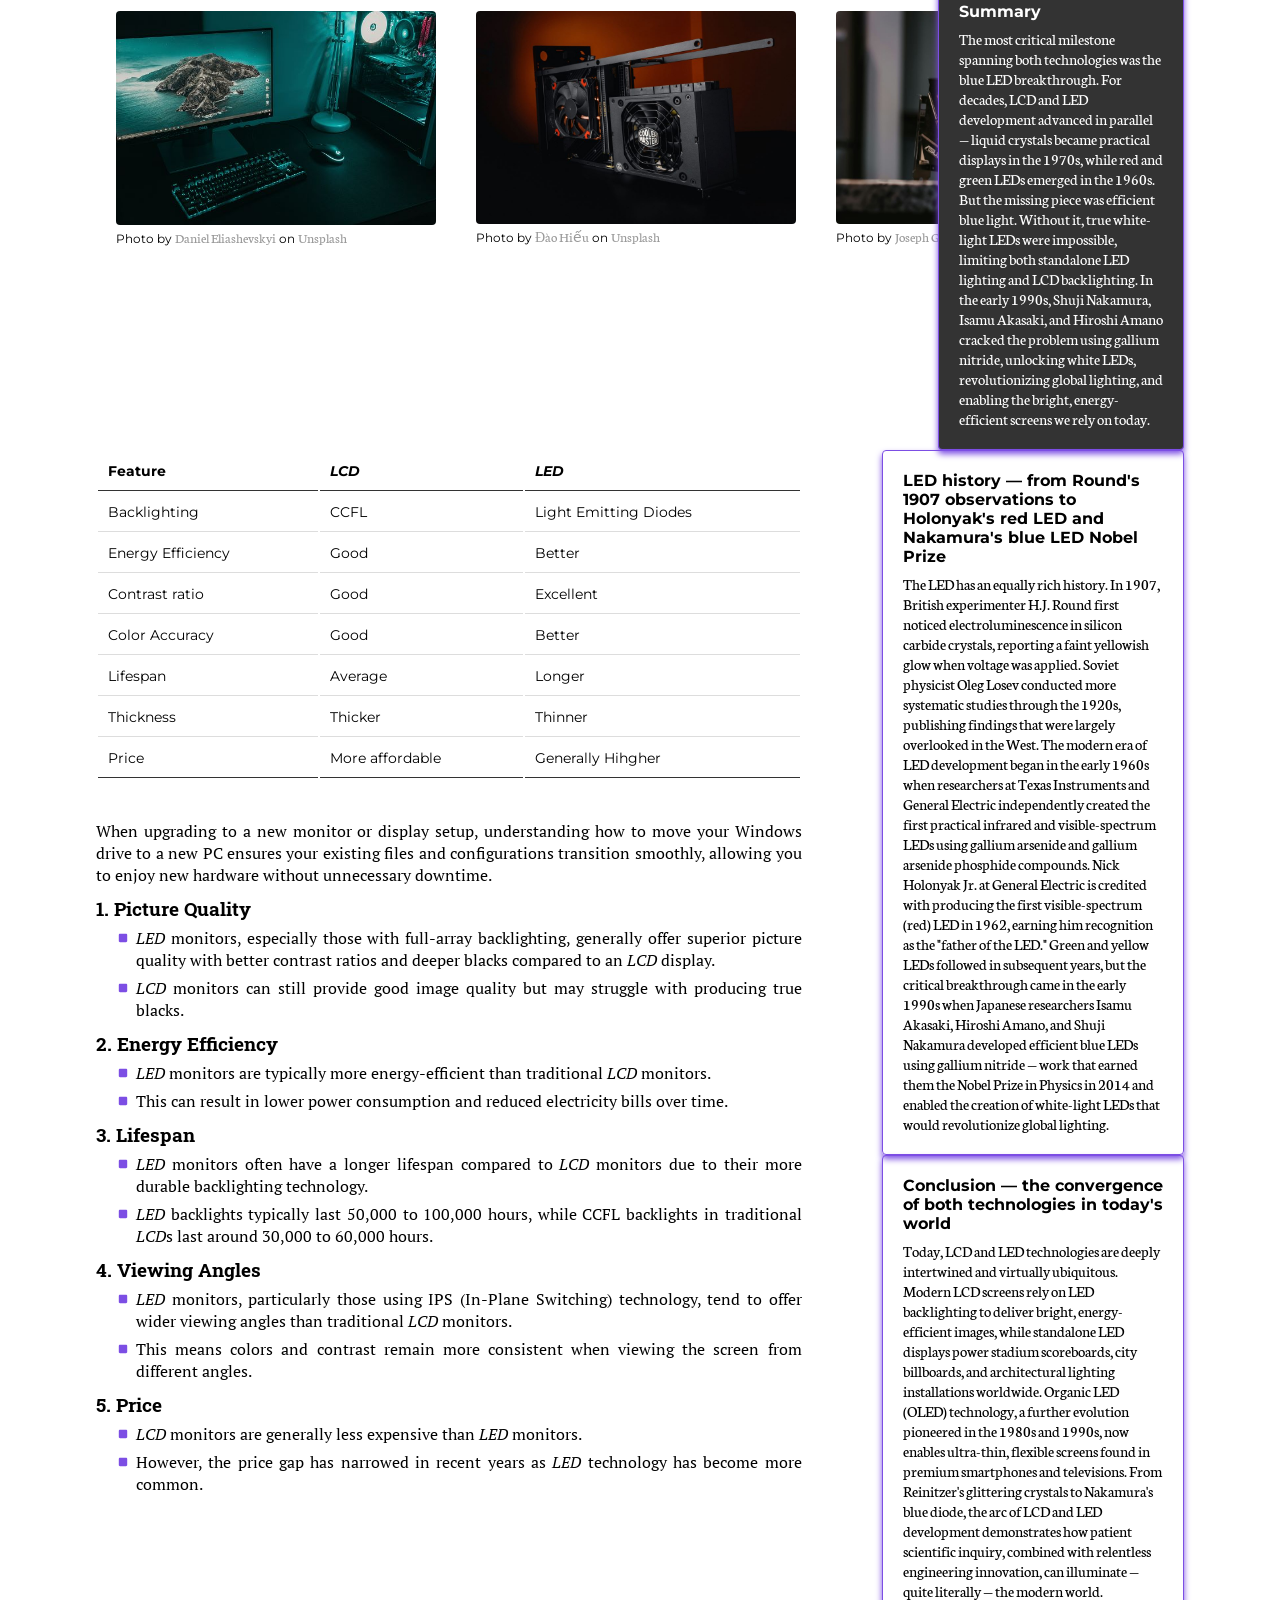
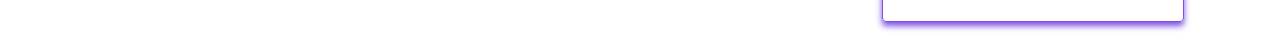
<file: index-8.html>
<!DOCTYPE html>

<html lang="hr-HR">

<head>
    <meta charset="utf-8">
    <meta name="viewport" content="width=device-width, initial-scale=1">
    <meta name="description" content="Programi obrazovanja">
    <meta name="author" content="Krešimir-Mirko Fiket">
    <meta name="robots" content="index, follow">

    <!--<base href="https://www.naziv.domena">-->

    <title>PC-Builder-LCD-vs-LED</title>

    <link rel="icon" type="image/png" href="icons/pc-b-logo.png">
    <link rel="stylesheet" href="style.css">
</head>

<body>
    <header>
        <div class="logo-nav">
            <img src="icons/pcb_logo_120x90.svg" alt="PC-Builder: LOGO" width="55px">
            <nav>
                <ul class="navigation">
                    <li><a href="index.html">Introduction</a></li>

                    <li><a href="index-2A.html">Components</a></li>
                    <!--<ul>
                    <li><a href="index-2A.html">Components - A</a></li>
                    <li><a href="index-2B.html">Components - B</a></li>
                </ul>-->

                    <li><a href="index-3.html">Central Processing Unit</a></li>
                    <!--<ul>
                    <li><a href="index-4A.html">CPU Components</a></li>
                    <li><a href="index-4B.html">CPU Features</a></li>
                    <li><a href="index-4C.html">CPU: AMD vs Intel</a></li>
                </ul>-->

                    <li><a href="index-5.html">Motherboard</a></li>
                    <!--<ul>
                    <li><a href="index-5A.html">Motherboard - Components</a></li>
                    <li><a href="index-5B.html">Motherboard - Functions</a></li>
                </ul>-->

                    <li><a href="index-6.html">Graphics Processing Unit</a></li>
                    <!--<ul>
                    <li><a href="index-6A.html">CPU vs GPU: differences</a></li>
                    <li><a href="index-6B.html">CPU vs GPU: applications</a></li>
                </ul>-->
                    <li><a href="index-7.html">SSD vs HDD</a></li>
                    <li><a href="index-8.html">LCD vs LED</a></li>
                </ul>
            </nav>
        </div>
    </header>

    <article>
        <section>
            <main>
                <h1 class="h1-index6b h1-index6">LCD vs LED - key differences</h1>
                <p>The main difference between LCD (Liquid Crystal Display) and LED (Light Emitting Diode) monitors lies
                    in their backlighting technology:</p>
                <ul>
                    <li><abbr title="Liquid Crystal Display">LCD</abbr> monitors use cold cathode fluorescent lamps
                        (CCFLs) for backlighting.</li>
                    <li><abbr title="Light Emitting Diode">LED</abbr> monitors use light-emitting diodes for
                        backlighting.</li>
                </ul>
                <p>It’s important to note that all <abbr title="Light Emitting Diode">LED</abbr> monitors are actually a
                    type of <abbr title="Liquid Crystal Display">LCD</abbr> monitor. The term “LED
                    monitor” is shorthand for “LED-backlit <abbr title="Liquid Crystal Display">LCD</abbr> monitor.”</p>

                <h2>What Does LCD Stand For?</h2>
                <p>LCD stands for Liquid Crystal Display. This technology uses liquid crystals, which are substances
                    with properties of both liquids and solids, to create images on a screen. When an electric current
                    is applied, the liquid crystals align to allow or block light, creating the images you see on the
                    display.
                </p>

                <h2>What Is an <abbr title="Liquid Crystal Display">LCD</abbr> Monitor?</h2>
                <p>An <abbr title="Liquid Crystal Display">LCD</abbr> monitor is a flat-panel display that uses liquid
                    crystal technology to produce images. Key
                    characteristics of <abbr title="Liquid Crystal Display">LCD</abbr> monitors include:
                </p>
                <ul>
                    <li>Use of liquid crystals to control light passage</li>
                    <li>Backlight (usually cold cathode fluorescent lamps (CCFLs)) to illuminate the screen</li>
                    <li>Typically thinner and more energy-efficient than older CRT monitors</li>
                    <li>Good color reproduction and brightness</li>
                </ul>

                <h2>What Is an <abbr title="Light Emitting Diode">LED</abbr> Monitor?</h2>
                <p>An <abbr title="Light Emitting Diode">LED</abbr> monitor is a type of <abbr
                        title="Liquid Crystal Display">LCD</abbr> monitor that uses Light
                    Emitting Diodes (LEDs) for backlighting
                    instead of traditional fluorescent lights. Key features of LED monitors include:
                </p>
                <ul>
                    <li>Use of <abbr title="Light Emitting Diode">LED</abbr> backlighting technology, making it a
                        superior <abbr title="Light Emitting Diode">LED</abbr> display with easier maintenance,
                        better color accuracy, and improved visual clarity</li>
                    <li>Often thinner and more energy-efficient than standard <abbr
                            title="Liquid Crystal Display">LCD</abbr> monitors</li>
                    <li>Better contrast ratios and color accuracy</li>
                    <li>Longer lifespan compared to traditional <abbr title="Liquid Crystal Display">LCD</abbr> monitors
                    </li>
                </ul>

                <h2>How <abbr title="Liquid Crystal Display">LCD</abbr> Technology Works</h2>
                <p>To understand the differences, let’s explore how <abbr title="Liquid Crystal Display">LCD</abbr>
                    technology functions:</p>
                <ul>
                    <li>Liquid crystals: These are substances with properties of both liquids and solids. When
                        exposed to electricity, their molecular structure changes.</li>
                    <li>Pixels: Each pixel on an <abbr title="Liquid Crystal Display">LCD</abbr> screen consists of
                        three subpixels (red, green, and blue).</li>
                    <li>Backlighting: Light passes through the liquid crystals and color filters to create the image
                        you see on <abbr title="Liquid Crystal Display">LCD</abbr> screens.</li>
                </ul>

                <h3>Types of <abbr title="Light Emitting Diode">LED</abbr> Backlighting</h3>
                <p><abbr title="Light Emitting Diode">LED</abbr> monitors use two main types of backlighting:</p>
                <ul>
                    <li>Full-array backlighting: <abbr title="Light Emitting Diode">LED</abbr>s are placed evenly across
                        the entire screen, allowing for local
                        dimming and better contrast.</li>
                    <li>Edge lighting: <abbr title="Light Emitting Diode">LED</abbr>s are placed along the edges of the
                        screen, resulting in thinner displays
                        but potentially less uniform lighting.</li>
                </ul>

                <h2>LCD vs <abbr title="Light Emitting Diode">LED</abbr>: Key Comparisons</h2>
                <p>Here’s a quick comparison of <abbr title="Liquid Crystal Display">LCD</abbr> and LED monitors: When
                    considering a 4K <abbr title="Liquid Crystal Display">LCD</abbr> display, it's important
                    to note the differences in resolution, color accuracy, and intended use. <abbr
                        title="Liquid Crystal Display">LCD</abbr> displays utilize liquid
                    crystals and backlighting to produce images, offering advantages in energy efficiency and budget
                    segments, but they may have trade-offs in picture quality compared to LED technology.</p>
            </main>

            <aside>
                <div class="title">
                    <h2>Quick History of LCD and LED</h2>
                </div>
                <div class="paragraph">
                    <h4>Introduction — overview of LCD and LED's significance</h4>
                    <p>The development of liquid crystal display (LCD) and light-emitting diode (LED) technologies
                        represents one of the most consequential journeys in modern electronics. What began as obscure
                        laboratory curiosities in the nineteenth and early twentieth centuries would eventually
                        transform the way humanity interacts with information, reshaping industries from consumer
                        electronics to medicine and aviation. Understanding this history reveals not only the ingenuity
                        of the scientists involved, but also how fundamental research translates into world-changing
                        products over the span of decades.</p>
                </div>

                <div class="paragraph">
                    <h4>LCD origins — Reinitzer and Lehmann's liquid crystal discoveries (1888–1889)</h4>
                    <p>The story of LCD technology begins in 1888, when Austrian botanist Friedrich Reinitzer first
                        observed the peculiar optical properties of cholesteryl benzoate, a substance that exhibited two
                        distinct melting points and displayed vivid colors during phase transitions. German physicist
                        Otto Lehmann studied these materials further and coined the term "liquid crystals" in 1889,
                        recognizing that they possessed both the flow characteristics of liquids and the optical
                        properties of crystalline solids. For decades, liquid crystals remained a scientific curiosity
                        with little practical application, studied mainly by chemists and physicists intrigued by their
                        unusual behavior.
                    </p>
                </div>

                <div class="paragraph">
                    <h4>LCD commercialization — Heilmeier's prototype, TN displays, and the rise of modern screens</h4>
                    <p>The practical application of liquid crystals accelerated dramatically in the 1960s. In 1964, RCA
                        researcher George Heilmeier discovered that applying an electric field to certain liquid crystal
                        compounds could change their optical properties, a phenomenon he called dynamic scattering mode.
                        Heilmeier and his team built the first working LCD prototype in 1968, demonstrating a low-power,
                        flat-panel display technology that attracted enormous interest. Swiss researchers James Fergason
                        and Martin Schadt independently developed the twisted nematic (TN) field effect in the early
                        1970s, a breakthrough that made LCDs practical for commercial products. By the late 1970s and
                        1980s, LCDs appeared in digital watches, calculators, and portable computers, eventually
                        evolving into the high-resolution, color thin-film transistor (TFT) displays that dominate
                        modern smartphones, laptops, and televisions.</p>
                </div>
            </aside>
        </section>

        <section>
            <main>
                <div class="container-images">
                    <figure>
                        <img src="images/daniel-eliashevskyi-aTg26S0_OC0-unsplash.jpg" alt="desktop computer">
                        <figcaption>Photo by <a
                                href="https://unsplash.com/@deni_eliash?utm_source=unsplash&utm_medium=referral&utm_content=creditCopyText"
                                target="_blank">Daniel Eliashevskyi</a> on
                            <a href="https://unsplash.com/photos/black-flat-screen-computer-monitor-beside-black-computer-keyboard-aTg26S0_OC0?utm_source=unsplash&utm_medium=referral&utm_content=creditCopyText"
                                target="_blank">Unsplash</a>
                        </figcaption>
                    </figure>

                    <figure>
                        <img src="images/dao-hi-u-J3WPYoJMhpY-unsplash.jpg" alt="desktop computer casing">
                        <figcaption>Photo by <a
                                href="https://unsplash.com/@hieu101193?utm_source=unsplash&utm_medium=referral&utm_content=creditCopyText"
                                target="_blank">Đào Hiếu</a> on
                            <a href="https://unsplash.com/photos/a-computer-case-sitting-on-top-of-a-table-J3WPYoJMhpY?utm_source=unsplash&utm_medium=referral&utm_content=creditCopyText"
                                target="_blank">Unsplash</a>
                        </figcaption>
                    </figure>

                    <figure>
                        <img src="images/joseph-greve-D_1-g2eLho8-unsplash.jpg" alt="graphics card">
                        <figcaption>Photo by <a
                                href="https://unsplash.com/@lime517?utm_source=unsplash&utm_medium=referral&utm_content=creditCopyText"
                                target="_blank">Joseph Greve</a> on
                            <a href="https://unsplash.com/photos/black-and-silver-wheel-on-white-table-D_1-g2eLho8?utm_source=unsplash&utm_medium=referral&utm_content=creditCopyText"
                                target="_blank">Unsplash</a>
                        </figcaption>
                    </figure>
                </div>
            </main>
            <aside>
                <div class="single">
                    <h4>Summary</h4>
                    <p>The most critical milestone spanning both technologies was the blue LED breakthrough. For
                        decades, LCD and LED development advanced in parallel — liquid crystals became practical
                        displays in the 1970s, while red and green LEDs emerged in the 1960s. But the missing piece was
                        efficient blue light. Without it, true white-light LEDs were impossible, limiting both
                        standalone LED lighting and LCD backlighting. In the early 1990s, Shuji Nakamura, Isamu Akasaki,
                        and Hiroshi Amano cracked the problem using
                        gallium nitride, unlocking white LEDs, revolutionizing global lighting, and enabling the bright,
                        energy-efficient screens we rely on today.</p>
                </div>
            </aside>
        </section>

        <section>
            <main>
                <table class="table-index8">
                    <thead>
                        <tr>
                            <th>Feature</th>
                            <th><abbr title="Liquid Crystal Display">LCD</abbr></th>
                            <th><abbr title="Light Emitting Diode">LED</abbr></th>
                        </tr>
                    </thead>

                    <tr>
                        <td>Backlighting</td>
                        <td>CCFL</td>
                        <td>Light Emitting Diodes</td>
                    </tr>
                    <tr>
                        <td>Energy Efficiency</td>
                        <td>Good</td>
                        <td>Better</td>
                    </tr>
                    <tr>
                        <td>Contrast ratio</td>
                        <td>Good</td>
                        <td>Excellent</td>
                    </tr>
                    <tr>
                        <td>Color Accuracy</td>
                        <td>Good</td>
                        <td>Better</td>
                    </tr>
                    <tr>
                        <td>Lifespan</td>
                        <td>Average</td>
                        <td>Longer</td>
                    </tr>
                    <tr>
                        <td>Thickness</td>
                        <td>Thicker</td>
                        <td>Thinner</td>
                    </tr>
                    <tfoot>
                        <tr>
                            <td>Price</td>
                            <td>More affordable</td>
                            <td>Generally Hihgher</td>
                        </tr>
                    </tfoot>

                </table>

                <p>When upgrading to a new monitor or display setup, understanding how to move your Windows drive to a
                    new PC ensures your existing files and configurations transition smoothly, allowing you to enjoy new
                    hardware without unnecessary downtime.</p>

                <h3>1. Picture Quality</h3>
                <ul>
                    <li><abbr title="Light Emitting Diode">LED</abbr> monitors, especially those with full-array
                        backlighting, generally offer superior picture
                        quality with better contrast ratios and deeper blacks compared to an <abbr
                            title="Liquid Crystal Display">LCD</abbr> display.</li>
                    <li><abbr title="Liquid Crystal Display">LCD</abbr> monitors can still provide good image quality
                        but may struggle with producing true blacks.
                    </li>
                </ul>

                <h3>2. Energy Efficiency</h3>
                <ul>
                    <li><abbr title="Light Emitting Diode">LED</abbr> monitors are typically more energy-efficient than
                        traditional <abbr title="Liquid Crystal Display">LCD</abbr> monitors.</li>
                    <li>This can result in lower power consumption and reduced electricity bills over time.
                    </li>
                </ul>

                <h3>3. Lifespan</h3>
                <ul>
                    <li><abbr title="Light Emitting Diode">LED</abbr> monitors often have a longer lifespan compared to
                        <abbr title="Liquid Crystal Display">LCD</abbr> monitors due to their more durable
                        backlighting technology.</li>
                    <li><abbr title="Light Emitting Diode">LED</abbr> backlights typically last 50,000 to 100,000 hours,
                        while CCFL backlights in traditional
                        <abbr title="Liquid Crystal Display">LCD</abbr>s last around 30,000 to 60,000 hours.
                    </li>
                </ul>

                <h3>4. Viewing Angles</h3>
                <ul>
                    <li><abbr title="Light Emitting Diode">LED</abbr> monitors, particularly those using IPS (In-Plane
                        Switching) technology, tend to offer
                        wider viewing angles than traditional <abbr title="Liquid Crystal Display">LCD</abbr> monitors.
                    </li>
                    <li>This means colors and contrast remain more consistent when viewing the screen from different
                        angles.
                    </li>
                </ul>

                <h3>5. Price</h3>
                <ul>
                    <li><abbr title="Liquid Crystal Display">LCD</abbr> monitors are generally less expensive than <abbr
                            title="Light Emitting Diode">LED</abbr>
                        monitors.</li>
                    <li>However, the price gap has narrowed in recent years as <abbr
                            title="Light Emitting Diode">LED</abbr> technology has become more common.
                    </li>
                </ul>
            </main>

            <aside>
                <div class="paragraph">
                    <h4>LED history — from Round's 1907 observations to Holonyak's red LED and Nakamura's blue LED Nobel
                        Prize</h4>
                    <p>The LED has an equally rich history. In 1907, British experimenter H.J. Round first noticed
                        electroluminescence in silicon carbide crystals, reporting a faint yellowish glow when voltage
                        was applied. Soviet physicist Oleg Losev conducted more systematic studies through the 1920s,
                        publishing findings that were largely overlooked in the West. The modern era of LED development
                        began in the early 1960s when researchers at Texas Instruments and General Electric
                        independently created the first practical infrared and visible-spectrum LEDs using gallium
                        arsenide and gallium arsenide phosphide compounds. Nick Holonyak Jr. at General Electric is
                        credited with producing the first visible-spectrum (red) LED in 1962, earning him recognition as
                        the "father of the LED." Green and yellow LEDs followed in subsequent years, but the critical
                        breakthrough came in the early 1990s when Japanese researchers Isamu Akasaki, Hiroshi Amano, and
                        Shuji Nakamura developed efficient blue LEDs using gallium nitride — work that earned them the
                        Nobel Prize in Physics in 2014 and enabled the creation of white-light LEDs that would
                        revolutionize global lighting.</p>
                </div>

                <div class="paragraph">
                    <h4>Conclusion — the convergence of both technologies in today's world</h4>
                    <p>Today, LCD and LED technologies are deeply intertwined and virtually ubiquitous. Modern LCD
                        screens rely on LED backlighting to deliver bright, energy-efficient images, while standalone
                        LED displays power stadium scoreboards, city billboards, and architectural lighting
                        installations worldwide. Organic LED (OLED) technology, a further evolution pioneered in the
                        1980s and 1990s, now enables ultra-thin, flexible screens found in premium smartphones and
                        televisions. From Reinitzer's glittering crystals to Nakamura's blue diode, the arc of LCD and
                        LED development demonstrates how patient scientific inquiry, combined with relentless
                        engineering innovation, can illuminate — quite literally — the modern world.
                    </p>
                </div>
            </aside>
        </section>
    </article>
</body>

</html>
</file>
<file: style.css>
@import url('https://fonts.googleapis.com/css2?family=Montserrat:ital,wght@0,100..900;1,100..900&family=Neuton:ital,wght@0,200;0,300;0,400;0,700;0,800;1,400&family=PT+Serif:ital,wght@0,400;0,700;1,400;1,700&family=Roboto+Slab:wght@100..900&display=swap');

* {
    margin: 0;
}

a {
    text-decoration: none;
}

abbr {
    text-decoration: none;
    font-style: italic;
}

header {
    position: sticky;
    top: 0;
    background-color: #7C4EE4;
}

header div.logo-nav {
    width: 85%;
    margin-left: auto;
    margin-right: auto;
    display: flex;
    align-items: center;
    justify-content: space-around;
}

header div.logo img {
    margin: 0;
}

nav {
    margin: 10px 0;
}

nav ul {
    padding: 0;
}

nav ul li {
    display: inline-block;
    /*border: 1px solid #7C4EE4;*/
    padding: 10px 50px;
}

nav ul li:hover {
    background-color: #333;
    /*border: 1px solid #CCE9FF;*/
}

nav ul li a {
    color: #FFF;
    font-family: "Montserrat", sans-serif;
    font-size: 13px;
}

nav ul li a:hover {
    color: #CCE9FF;
}

article {
    width: 85%;
    margin-left: auto;
    margin-right: auto;
    padding: 30px 0;
}

article ul li {
    list-style-type: none;
    list-style-image: url(icons/square-solid-full.svg);
}

section {
    display: flex;
}

main {
    width: 70%;
    margin-right: 80px;
}

aside {
    width: 30%;
    display: flex;
    flex-direction: column;
    justify-content: space-evenly;
    margin: 0;
}

h1,
h2,
h3,
h4,
h5,
h6 {
    font-family: "Roboto Slab", serif;
}

main h1 {
    width: 50%;
    display: inline-block;
    margin-bottom: 10px;
    padding: 10px 0;
    border: #7C4EE4 solid 1px;
    border-radius: 4px;
    box-shadow: 0 4px 6px 0 #7C4EE4;
    text-align: center;
    background-color: #333;
    color: #FFF;
}

main h1.h1-index6b {
    width: 60%;
}

main h1.h1-index6 {
    margin-bottom: 30px;
}

main h2 {
    margin-top: 25px;
}

main h3,
h4 {
    margin-top: 10px;
}

main p {
    margin: 4px 0px;
    font-family: "PT Serif", serif;
    text-align: justify;
}

main li {
    margin: 6px 0px;
    font-family: "PT Serif", serif;
    text-align: justify;
}

aside h4 {
    font-family: "Montserrat", sans-serif;
}

aside p {
    margin-top: 8px;
    font-family: "Neuton", serif;
}

div.paragraph {
    padding: 10px 20px 20px;
    border: #7C4EE4 solid 1px;
    border-radius: 4px;
    box-shadow: 0 4px 6px 0 #7C4EE4;
}

div.single {
    padding: 20px;
    border: #7C4EE4 solid 1px;
    border-radius: 4px;
    box-shadow: 0 4px 6px 0 #7C4EE4;
    background-color: #333;
    color: #FFF;
}

div.container-images {
    display: flex;
    justify-content: space-evenly;
}

figure {
    margin: 40px 20px;
    background-color: #FFF;
}

figure img {
    width: 320px;
    border-radius: 4px;
}

figcaption {
    font-family: "Montserrat", sans-serif;
    font-size: 12px;
}

figcaption a {
    font-family: "Neuton", serif;
    font-size: 14px;
    color: #999999;
}

figcaption a:visited {
    color: #7C4EE4;
}

figcaption a:hover,
figcaption a:active {
    color: #333333;
}

table {
    width: 100%;
    font-family: "Montserrat", sans-serif;
    font-size: 14px;
}

table.table-index8 {
    margin-bottom: 40px;
}

table.table-index7 {
    margin-top: 20px;
    margin-bottom: 40px;
}

table.table-index7 tr td:first-child {
    font-weight: 600;
}

table.table-index6a {
    margin-top: 20px;
    margin-bottom: 40px;
}

th,
td {
    padding: 10px;
    text-align: left;
    border-bottom: 1px solid #ddd;
}

tfoot tr td,
thead tr th {
    border-bottom: 1px solid #333;
}
</file>
